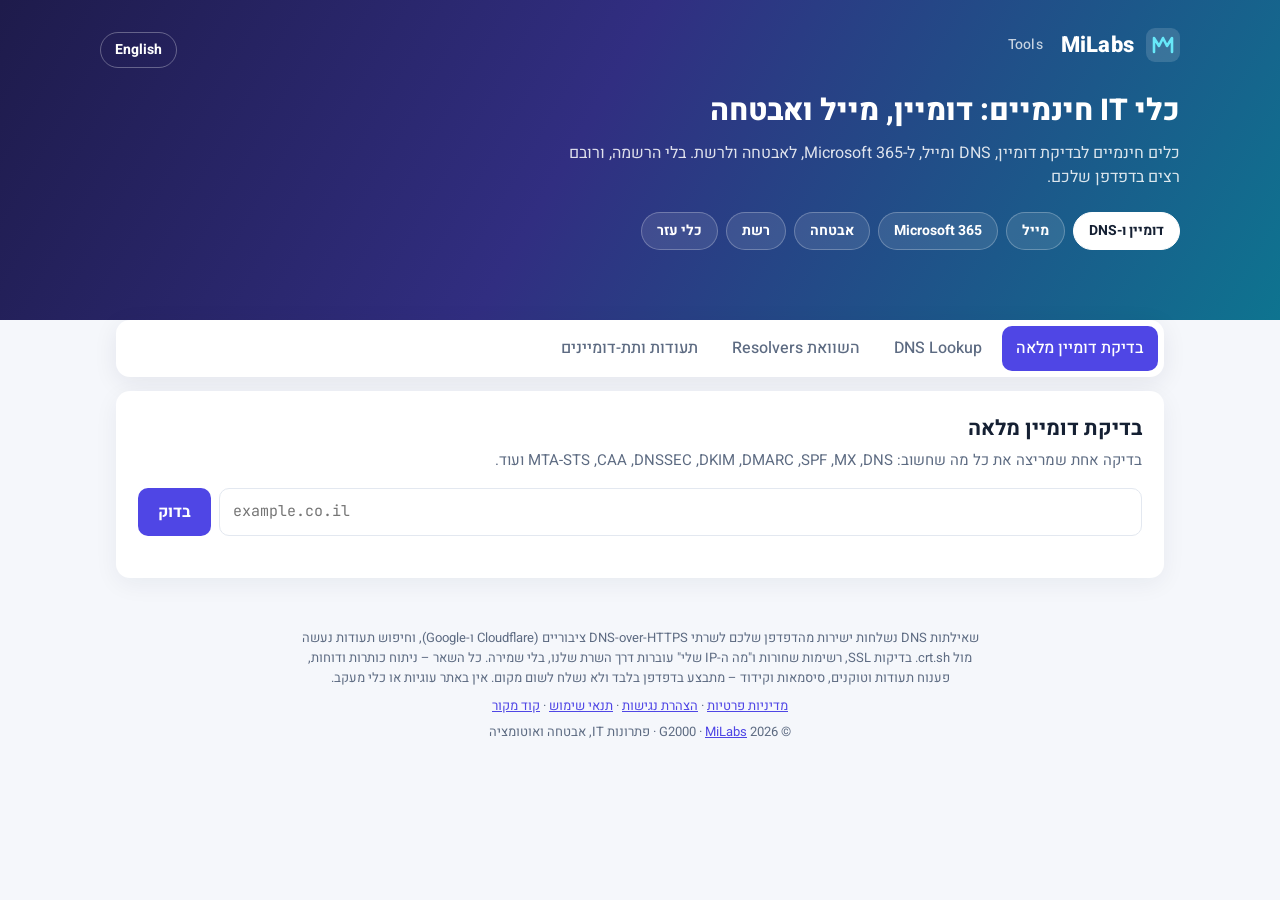
<file: index.html>
<!DOCTYPE html>
<html lang="he" dir="rtl">
<head>
<meta charset="utf-8">
<meta name="viewport" content="width=device-width, initial-scale=1">
<title>MiLabs Tools – כלי בדיקת דומיין, DNS ומייל</title>
<meta name="description" content="כלים חינמיים לבדיקת DNS, SPF, DKIM, DMARC, Microsoft 365 וניתוח כותרות מייל – מבית MiLabs">
<link rel="icon" href="favicon.svg" type="image/svg+xml">
<meta property="og:type" content="website">
<meta property="og:site_name" content="MiLabs Tools">
<meta property="og:title" content="כלי IT חינמיים: דומיין, מייל ואבטחה">
<meta property="og:description" content="23 כלים חינמיים ל-DNS, ‏SPF, ‏DKIM, ‏DMARC, ‏Microsoft 365, ‏SSL, רשימות שחורות ורשת. בלי הרשמה.">
<meta property="og:url" content="https://tools.milabs.co.il/">
<meta property="og:image" content="https://tools.milabs.co.il/og-he.png">
<meta property="og:image:width" content="1200">
<meta property="og:image:height" content="630">
<meta property="og:locale" content="he_IL">
<meta name="twitter:card" content="summary_large_image">
<meta name="theme-color" content="#312e81">
<link rel="canonical" href="https://tools.milabs.co.il/">
<link rel="alternate" hreflang="he" href="https://tools.milabs.co.il/">
<link rel="alternate" hreflang="en" href="https://tools.milabs.co.il/en/">
<link rel="alternate" hreflang="x-default" href="https://tools.milabs.co.il/en/">
<style>
/* Fonts: Heebo & JetBrains Mono, SIL Open Font License 1.1 (see fonts/) */
@font-face{font-family:'Heebo';font-style:normal;font-weight:100 900;font-display:swap;src:url(fonts/heebo-hebrew-wght-normal.woff2) format('woff2');unicode-range:U+0307-0308,U+0590-05FF,U+200C-2010,U+20AA,U+25CC,U+FB1D-FB4F}
@font-face{font-family:'Heebo';font-style:normal;font-weight:100 900;font-display:swap;src:url(fonts/heebo-latin-wght-normal.woff2) format('woff2');unicode-range:U+0000-00FF,U+0131,U+0152-0153,U+02BB-02BC,U+02C6,U+02DA,U+02DC,U+0304,U+0308,U+0329,U+2000-206F,U+20AC,U+2122,U+2191,U+2193,U+2212,U+2215,U+FEFF,U+FFFD}
@font-face{font-family:'Heebo';font-style:normal;font-weight:100 900;font-display:swap;src:url(fonts/heebo-latin-ext-wght-normal.woff2) format('woff2');unicode-range:U+0100-02BA,U+02BD-02C5,U+02C7-02CC,U+02CE-02D7,U+02DD-02FF,U+0304,U+0308,U+0329,U+1D00-1DBF,U+1E00-1E9F,U+1EF2-1EFF,U+2020,U+20A0-20AB,U+20AD-20C0,U+2113,U+2C60-2C7F,U+A720-A7FF}
@font-face{font-family:'JetBrains Mono';font-style:normal;font-weight:100 900;font-display:swap;src:url(fonts/jetbrains-mono-latin-wght-normal.woff2) format('woff2');unicode-range:U+0000-00FF,U+0131,U+0152-0153,U+02BB-02BC,U+02C6,U+02DA,U+02DC,U+0304,U+0308,U+0329,U+2000-206F,U+20AC,U+2122,U+2191,U+2193,U+2212,U+2215,U+FEFF,U+FFFD}
@font-face{font-family:'JetBrains Mono';font-style:normal;font-weight:100 900;font-display:swap;src:url(fonts/jetbrains-mono-latin-ext-wght-normal.woff2) format('woff2');unicode-range:U+0100-02BA,U+02BD-02C5,U+02C7-02CC,U+02CE-02D7,U+02DD-02FF,U+0304,U+0308,U+0329,U+1D00-1DBF,U+1E00-1E9F,U+1EF2-1EFF,U+2020,U+20A0-20AB,U+20AD-20C0,U+2113,U+2C60-2C7F,U+A720-A7FF}
:root{
  --bg:#f5f7fb; --card:#fff; --ink:#152033; --muted:#5d6b82; --line:#e3e8f0;
  --accent:#4f46e5; --accent2:#06b6d4; --accent-soft:#eef0ff;
  --ok:#0a7340; --ok-soft:#e7f6ee; --warn:#8f5600; --warn-soft:#fff5e0;
  --bad:#b3261e; --bad-soft:#fdecea; --info:#1d4ed8; --info-soft:#e8f0fe;
  --radius:14px; --mono:'JetBrains Mono',ui-monospace,Consolas,monospace;
}
*{box-sizing:border-box}
[hidden]{display:none!important}
body{margin:0;font-family:Heebo,system-ui,-apple-system,"Segoe UI",Arial,sans-serif;background:var(--bg);color:var(--ink);line-height:1.55}
a{color:var(--accent)}
header.top{background:linear-gradient(120deg,#1e1b4b 0%,#312e81 45%,#0e7490 100%);color:#fff;padding:28px 20px 70px}
.wrap{max-width:1080px;margin:0 auto}
.top .wrap{position:relative}
.langsw{position:absolute;inset-inline-end:0;top:4px;color:#fff;text-decoration:none;font-weight:700;font-size:14px;border:1px solid rgba(255,255,255,.3);border-radius:99px;padding:6px 14px}
.langsw:hover{background:rgba(255,255,255,.12)}
.brand{display:flex;align-items:center;gap:12px;font-weight:800;font-size:22px;letter-spacing:.2px}
.brand svg{flex:none}
.brand small{font-weight:500;opacity:.75;font-size:14px;margin-inline-start:6px}
header.top h1{font-size:30px;margin:26px 0 6px;font-weight:800}
header.top p{margin:0;opacity:.85;max-width:640px}
main{margin-top:-46px;padding:0 16px 40px}
.tabs{display:flex;gap:6px;overflow-x:auto;background:var(--card);border-radius:var(--radius);padding:6px;box-shadow:0 6px 24px rgba(20,30,60,.08);scrollbar-width:thin}
.tab{flex:none;border:0;background:transparent;font:inherit;font-weight:500;color:var(--muted);padding:10px 14px;border-radius:10px;cursor:pointer;white-space:nowrap}
.tab:hover{background:#f1f3f9;color:var(--ink)}
.tab[aria-pressed=true]{background:var(--accent);color:#fff}
.panel{background:var(--card);border-radius:var(--radius);margin-top:14px;padding:22px;box-shadow:0 6px 24px rgba(20,30,60,.06)}
.panel h2{margin:0 0 4px;font-size:21px}
.panel .lead{margin:0 0 16px;color:var(--muted);font-size:15px}
form.q{display:flex;gap:8px;flex-wrap:wrap}
form.q input[type=text],form.q select,textarea{font:inherit;border:1.5px solid var(--line);border-radius:10px;padding:11px 13px;background:#fff;color:var(--ink)}
form.q input[type=text]{flex:1 1 260px;min-width:0;font-family:var(--mono);font-size:15px}
form.q input:focus,form.q select:focus,textarea:focus{outline:none;border-color:var(--accent);box-shadow:0 0 0 3px #a5b4fc}
textarea{width:100%;min-height:200px;font-family:var(--mono);font-size:13px;direction:ltr;text-align:left}
.btn{font:inherit;font-weight:700;border:0;border-radius:10px;padding:11px 20px;background:var(--accent);color:#fff;cursor:pointer}
.btn:hover{filter:brightness(1.08)}
.btn:disabled{opacity:.6;cursor:wait}
.btn.ghost{background:#f1f3f9;color:var(--ink);font-weight:500}
.hint{font-size:13px;color:var(--muted);margin-top:8px}
.out{margin-top:20px}
.ltr{direction:ltr;unicode-bidi:isolate;text-align:left}
code,.mono{font-family:var(--mono);font-size:13px}
.record{font-family:var(--mono);font-size:13px;background:#f6f8fc;border:1px solid var(--line);border-radius:10px;padding:10px 12px;direction:ltr;text-align:left;word-break:break-all;white-space:pre-wrap}
table{width:100%;border-collapse:collapse;font-size:14px}
th,td{padding:9px 10px;border-bottom:1px solid var(--line);text-align:start;vertical-align:top}
th{font-weight:700;color:var(--muted);font-size:12.5px;background:#fafbfe}
td.data{font-family:var(--mono);font-size:13px;unicode-bidi:plaintext;text-align:start;overflow-wrap:anywhere;white-space:pre-line}
.tablewrap{overflow-x:auto;border:1px solid var(--line);border-radius:10px}
.tablewrap table tr:last-child td{border-bottom:0}
.checks{list-style:none;margin:0;padding:0;display:grid;gap:8px}
.check{display:flex;gap:12px;align-items:flex-start;border:1px solid var(--line);border-radius:12px;padding:12px 14px;background:#fff}
.check .ic{flex:none;width:26px;height:26px;border-radius:50%;display:grid;place-items:center;font-weight:800;font-size:14px;color:#fff}
.check.ok .ic{background:var(--ok)} .check.warn .ic{background:var(--warn)} .check.bad .ic{background:var(--bad)} .check.info .ic{background:var(--info)}
.check.ok{border-color:#cdebd9} .check.warn{border-color:#f3dfb3} .check.bad{border-color:#f5c6c2}
.check .t{font-weight:700}
.check .d{color:var(--muted);font-size:14px;margin-top:2px}
.check .record{margin-top:8px}
.score{display:flex;align-items:center;gap:18px;flex-wrap:wrap;padding:16px;border-radius:12px;background:linear-gradient(120deg,var(--accent-soft),#e6fafd);margin-bottom:16px}
.score .num{font-size:40px;font-weight:800;line-height:1}
.score .pills{display:flex;gap:8px;flex-wrap:wrap}
.pill{font-size:13px;font-weight:700;padding:4px 10px;border-radius:99px}
.pill.ok{background:var(--ok-soft);color:var(--ok)} .pill.warn{background:var(--warn-soft);color:var(--warn)} .pill.bad{background:var(--bad-soft);color:var(--bad)} .pill.info{background:var(--info-soft);color:var(--info)}
h3{font-size:16px;margin:22px 0 10px}
.tree{list-style:none;margin:0;padding:0;direction:ltr;text-align:left;font-family:var(--mono);font-size:13px}
.tree ul{list-style:none;margin:4px 0 4px 18px;padding-left:12px;border-left:2px solid var(--line)}
.tree li{margin:3px 0}
.tag{display:inline-block;font-family:Heebo,sans-serif;font-size:11.5px;font-weight:700;padding:1px 8px;border-radius:99px;margin:0 4px;vertical-align:1px}
.tag.ok{background:var(--ok-soft);color:var(--ok)} .tag.warn{background:var(--warn-soft);color:var(--warn)} .tag.bad{background:var(--bad-soft);color:var(--bad)} .tag.info{background:var(--info-soft);color:var(--info)} .tag.mut{background:#eef1f6;color:var(--muted)}
.err{background:var(--bad-soft);color:var(--bad);padding:12px 14px;border-radius:10px;font-weight:500}
.loading{display:flex;align-items:center;gap:10px;color:var(--muted)}
.spin{width:18px;height:18px;border:3px solid var(--line);border-top-color:var(--accent);border-radius:50%;animation:s .8s linear infinite}
@keyframes s{to{transform:rotate(360deg)}}
.grid2{display:grid;grid-template-columns:repeat(auto-fit,minmax(240px,1fr));gap:10px}
.kv{border:1px solid var(--line);border-radius:10px;padding:10px 12px}
.kv .k{font-size:12.5px;color:var(--muted);font-weight:700}
.kv .v{font-family:var(--mono);font-size:13px;unicode-bidi:plaintext;text-align:start;word-break:break-word;overflow-wrap:anywhere;white-space:pre-line;margin-top:2px}
.hops .bar{height:8px;border-radius:4px;background:var(--accent2);min-width:2px}
.toolbar{display:flex;gap:8px;justify-content:flex-end;margin-top:14px;flex-wrap:wrap}
footer{text-align:center;color:var(--muted);font-size:13px;padding:10px 16px 30px}
footer .privacy{max-width:680px;margin:0 auto 8px}
.footlinks{margin-bottom:6px}
.sr{position:absolute;width:1px;height:1px;overflow:hidden;clip:rect(0 0 0 0)}
.cats{display:flex;gap:8px;flex-wrap:wrap;margin-top:22px}
.cat{border:1px solid rgba(255,255,255,.25);font:inherit;font-weight:700;font-size:14px;padding:7px 15px;border-radius:99px;background:rgba(255,255,255,.1);color:#fff;cursor:pointer}
.cat:hover{background:rgba(255,255,255,.2)}
.cat[aria-pressed=true]{background:#fff;color:var(--ink);border-color:#fff}
form.gen{display:grid;grid-template-columns:repeat(auto-fit,minmax(230px,1fr));gap:12px 14px}
.field{display:flex;flex-direction:column;gap:5px;min-width:0}
.field.wide{grid-column:1/-1}
.field>label{font-size:13px;font-weight:700;color:var(--muted)}
.field input[type=text],.field select{font:inherit;border:1.5px solid var(--line);border-radius:10px;padding:10px 12px;background:#fff;color:var(--ink);min-width:0}
.field input[type=text][dir=ltr]{font-family:var(--mono);font-size:14px}
.field input:focus,.field select:focus{outline:none;border-color:var(--accent);box-shadow:0 0 0 3px #a5b4fc}
.field input[type=range]{accent-color:var(--accent);width:100%}
.chips{display:flex;flex-wrap:wrap;gap:8px}
.chip{display:inline-flex;align-items:center;cursor:pointer;user-select:none}
.chip input{position:absolute;opacity:0;pointer-events:none}
.chip span{border:1.5px solid var(--line);border-radius:99px;padding:6px 12px;font-size:14px;background:#fff;transition:.12s}
.chip input:checked+span{background:var(--accent-soft);border-color:var(--accent);color:#3730a3;font-weight:700}
.chip input:focus-visible+span{box-shadow:0 0 0 3px #a5b4fc}
.chip code{font-size:12px}
.copyrow{display:flex;gap:8px;align-items:stretch}
.copyrow .record{flex:1;min-width:0}
.cbtn{font:inherit;font-size:13px;font-weight:700;border:1.5px solid var(--line);background:#fff;border-radius:10px;padding:6px 12px;cursor:pointer;white-space:nowrap;color:var(--ink)}
.cbtn:hover{border-color:var(--accent);color:var(--accent)}
.drop{display:flex;flex-direction:column;align-items:center;gap:4px;border:2px dashed #c9d2e3;border-radius:14px;padding:28px 16px;text-align:center;cursor:pointer;background:#fafbfe}
.drop.over{border-color:var(--accent);background:var(--accent-soft)}
.ops{display:flex;flex-wrap:wrap;gap:6px;align-items:center;margin-top:10px}
.ops .opl{font-size:13px;font-weight:700;color:var(--muted);min-width:48px}
.ops .btn{padding:7px 12px;font-size:14px}
.pw{display:flex;gap:8px;align-items:center;margin-bottom:8px}
.pw .record{flex:1;font-size:15px}
.meter{height:8px;border-radius:4px;background:var(--line);overflow:hidden;margin:6px 0 14px}
.meter>div{height:100%;border-radius:4px}
.qrgrid{display:grid;grid-template-columns:minmax(0,1fr) 300px;gap:20px;align-items:start}
.qrbox{border:1px solid var(--line);border-radius:14px;padding:18px;text-align:center;background:#fff}
.qrbox svg{width:100%;max-width:260px;height:auto}
.out2{margin-top:14px}
@media (max-width:760px){.qrgrid{grid-template-columns:1fr}}
:focus-visible{outline:3px solid #f59e0b;outline-offset:2px}
.skip{position:absolute;inset-inline-start:12px;top:-60px;z-index:10;background:#fff;color:var(--ink);padding:10px 16px;border-radius:10px;font-weight:700;text-decoration:none}
.skip:focus{top:12px}
.drop:focus-within{outline:3px solid #f59e0b;outline-offset:2px}
@media (prefers-reduced-motion: reduce){.spin{animation:none}*{transition:none!important}}
@media (max-width:600px){header.top h1{font-size:24px}.panel{padding:16px}}
</style>
</head>
<body>
<header class="top">
  <a class="skip" href="#" data-skip>דלג לתוכן</a>
  <div id="sr-status" class="sr" role="status" aria-live="polite"></div>
  <div class="wrap">
    <div class="brand">
      <svg width="34" height="34" viewBox="0 0 34 34" aria-hidden="true"><rect width="34" height="34" rx="9" fill="#fff" fill-opacity=".14"/><path d="M8 24V10l5 8 4-8 4 8 5-8v14" fill="none" stroke="#67e8f9" stroke-width="2.6" stroke-linecap="round" stroke-linejoin="round"/></svg>
      MiLabs<small>Tools</small>
    </div>
    <a class="langsw" href="en/" hreflang="en" lang="en">English</a>
    <h1>כלי IT חינמיים: דומיין, מייל ואבטחה</h1>
    <p>כלים חינמיים לבדיקת דומיין, DNS ומייל, ל-Microsoft 365, לאבטחה ולרשת. בלי הרשמה, ורובם רצים בדפדפן שלכם.</p>
    <nav class="cats" aria-label="קטגוריות"></nav>
  </div>
</header>

<main class="wrap" id="main">
  <nav class="tabs" aria-label="כלים"></nav>

  <!-- HEALTH -->
  <section class="panel" data-panel="health">
    <h2>בדיקת דומיין מלאה</h2>
    <p class="lead">בדיקה אחת שמריצה את כל מה שחשוב: DNS, ‏MX, ‏SPF, ‏DMARC, ‏DKIM, ‏DNSSEC, ‏CAA, ‏MTA-STS ועוד.</p>
    <form class="q" data-run="health">
      <input type="text" name="domain" placeholder="example.co.il" dir="ltr" autocomplete="off" spellcheck="false" aria-label="דומיין">
      <button class="btn">בדוק</button>
    </form>
    <div class="out" aria-live="polite"></div>
  </section>

  <!-- DNS -->
  <section class="panel" data-panel="dns" hidden>
    <h2>DNS Lookup</h2>
    <p class="lead">שליפת רשומות DNS מכל סוג. הזינו כתובת IP כדי לקבל רשומת PTR (Reverse DNS).</p>
    <form class="q" data-run="dns">
      <input type="text" name="domain" placeholder="example.co.il או 8.8.8.8" dir="ltr" autocomplete="off" spellcheck="false" aria-label="דומיין או IP">
      <select name="type" aria-label="סוג רשומה" dir="ltr">
        <option>ALL</option><option>A</option><option>AAAA</option><option>CNAME</option><option>MX</option><option>NS</option><option>TXT</option><option>SOA</option><option>CAA</option><option>SRV</option><option>PTR</option><option>DS</option><option>DNSKEY</option><option>HTTPS</option>
      </select>
      <select name="resolver" aria-label="Resolver" dir="ltr">
        <option value="cf">Cloudflare</option><option value="google">Google</option>
      </select>
      <button class="btn">חפש</button>
    </form>
    <div class="out" aria-live="polite"></div>
  </section>

  <!-- SPF -->
  <section class="panel" data-panel="spf" hidden>
    <h2>בדיקת SPF</h2>
    <p class="lead">ניתוח רשומת SPF כולל מעבר על כל ה-include, ספירת DNS lookups (מגבלה של 10) וזיהוי טעויות נפוצות.</p>
    <form class="q" data-run="spf">
      <input type="text" name="domain" placeholder="example.co.il" dir="ltr" autocomplete="off" spellcheck="false" aria-label="דומיין">
      <button class="btn">בדוק</button>
    </form>
    <div class="out" aria-live="polite"></div>
  </section>

  <!-- DMARC -->
  <section class="panel" data-panel="dmarc" hidden>
    <h2>בדיקת DMARC</h2>
    <p class="lead">פירוק רשומת DMARC, הסבר על כל תגית והמלצות לשיפור ההגנה מפני התחזות.</p>
    <form class="q" data-run="dmarc">
      <input type="text" name="domain" placeholder="example.co.il" dir="ltr" autocomplete="off" spellcheck="false" aria-label="דומיין">
      <button class="btn">בדוק</button>
    </form>
    <div class="out" aria-live="polite"></div>
  </section>

  <!-- DKIM -->
  <section class="panel" data-panel="dkim" hidden>
    <h2>בדיקת DKIM</h2>
    <p class="lead">בדיקת מפתח DKIM לפי selector. השאירו את שדה ה-selector ריק כדי לסרוק selectors נפוצים (Microsoft 365, ‏Google, ‏Zoho ועוד).</p>
    <form class="q" data-run="dkim">
      <input type="text" name="domain" placeholder="example.co.il" dir="ltr" autocomplete="off" spellcheck="false" aria-label="דומיין">
      <input type="text" name="selector" placeholder="selector (לא חובה)" dir="ltr" autocomplete="off" spellcheck="false" aria-label="Selector" style="flex:0 1 200px">
      <button class="btn">בדוק</button>
    </form>
    <div class="out" aria-live="polite"></div>
  </section>

  <!-- M365 -->
  <section class="panel" data-panel="m365" hidden>
    <h2>בדיקת Microsoft 365</h2>
    <p class="lead">בודק אם הדומיין מוגדר נכון ל-Microsoft 365: ‏Tenant ID, ‏MX, ‏Autodiscover, ‏SPF, ‏DKIM, ‏Intune ו-Teams.</p>
    <form class="q" data-run="m365">
      <input type="text" name="domain" placeholder="example.co.il" dir="ltr" autocomplete="off" spellcheck="false" aria-label="דומיין">
      <button class="btn">בדוק</button>
    </form>
    <div class="out" aria-live="polite"></div>
  </section>

  <!-- COMPARE -->
  <section class="panel" data-panel="compare" hidden>
    <h2>השוואת Resolvers</h2>
    <p class="lead">מריץ את אותה שאילתה מול כמה שרתי DNS ציבוריים. שימושי כדי לראות אם שינוי DNS כבר התעדכן, ומה ה-TTL שנשאר.</p>
    <form class="q" data-run="compare">
      <input type="text" name="domain" placeholder="example.co.il" dir="ltr" autocomplete="off" spellcheck="false" aria-label="דומיין">
      <select name="type" aria-label="סוג רשומה" dir="ltr">
        <option>A</option><option>AAAA</option><option>CNAME</option><option>MX</option><option>NS</option><option>TXT</option><option>CAA</option>
      </select>
      <button class="btn">השווה</button>
    </form>
    <div class="out" aria-live="polite"></div>
  </section>

  <!-- HEADERS -->
  <section class="panel" data-panel="headers" hidden>
    <h2>ניתוח כותרות מייל</h2>
    <p class="lead">הדביקו את הכותרות המלאות של הודעה (Message headers / Show original). הניתוח מתבצע בדפדפן בלבד – שום מידע לא נשלח לשום שרת.</p>
    <form data-run="headers">
      <textarea name="raw" placeholder="Received: from ...&#10;Authentication-Results: ...&#10;From: ...&#10;Subject: ..." spellcheck="false" aria-label="כותרות מייל"></textarea>
      <div class="toolbar" style="justify-content:flex-start"><button class="btn">נתח</button><button type="button" class="btn ghost" data-clear>נקה</button></div>
    </form>
    <div class="out" aria-live="polite"></div>
  </section>

  <!-- CRT.SH -->
  <section class="panel" data-panel="crtsh" hidden>
    <h2>תעודות SSL ותת-דומיינים</h2>
    <p class="lead">חיפוש בכל תעודות ה-SSL שהונפקו לדומיין (Certificate Transparency). חושף תת-דומיינים, כולל כאלה שנשכחו, ותעודות שעומדות לפוג.</p>
    <form class="q" data-run="crtsh">
      <input type="text" name="domain" placeholder="example.co.il" dir="ltr" autocomplete="off" spellcheck="false" aria-label="דומיין">
      <button class="btn">חפש</button>
    </form>
    <p class="hint">המידע מגיע מ-crt.sh. בדומיינים גדולים החיפוש יכול לקחת עד חצי דקה.</p>
    <div class="out" aria-live="polite"></div>
  </section>

  <!-- SPF GENERATOR -->
  <section class="panel" data-panel="spfgen" hidden>
    <h2>מחולל SPF</h2>
    <p class="lead">בחרו את השירותים ששולחים מייל בשם הדומיין, וקבלו רשומת SPF מוכנה להעתקה.</p>
    <form class="gen" id="f-spfgen">
      <div class="field"><label for="spfgen-domain">דומיין</label><input id="spfgen-domain" type="text" name="domain" dir="ltr" placeholder="example.co.il" autocomplete="off" spellcheck="false"></div>
      <div class="field wide"><label>שירותים ששולחים מייל בשם הדומיין</label><div class="chips" id="spf-providers"></div></div>
      <div class="field wide"><div class="chips">
        <label class="chip"><input type="checkbox" name="mx"><span>שרתי ה-MX של הדומיין <code>mx</code></span></label>
        <label class="chip"><input type="checkbox" name="a"><span>שרת האתר <code>a</code></span></label>
      </div></div>
      <div class="field"><label for="spfgen-ips">כתובות IP נוספות</label><input id="spfgen-ips" type="text" name="ips" dir="ltr" placeholder="203.0.113.10, 198.51.100.0/24" autocomplete="off" spellcheck="false"></div>
      <div class="field"><label for="spfgen-includes">include נוספים</label><input id="spfgen-includes" type="text" name="includes" dir="ltr" placeholder="_spf.example.net" autocomplete="off" spellcheck="false"></div>
      <div class="field"><label for="spfgen-all">מדיניות לשרתים לא מורשים</label>
        <select id="spfgen-all" name="all"><option value="~all">‎~all · SoftFail (מומלץ)</option><option value="-all">‎-all · Fail (מחמיר)</option><option value="?all">‎?all · Neutral</option></select></div>
    </form>
    <div class="out" aria-live="polite"></div>
  </section>

  <!-- DMARC GENERATOR -->
  <section class="panel" data-panel="dmarcgen" hidden>
    <h2>מחולל DMARC</h2>
    <p class="lead">בניית רשומת DMARC תקינה, עם הסבר על כל אפשרות.</p>
    <form class="gen" id="f-dmarcgen">
      <div class="field"><label for="dmarcgen-domain">דומיין</label><input id="dmarcgen-domain" type="text" name="domain" dir="ltr" placeholder="example.co.il" autocomplete="off" spellcheck="false"></div>
      <div class="field"><label for="dmarcgen-p">מדיניות (p)</label><select id="dmarcgen-p" name="p"><option value="none">none · ניטור בלבד</option><option value="quarantine">quarantine · העברה לספאם</option><option value="reject">reject · דחייה</option></select></div>
      <div class="field"><label for="dmarcgen-sp">מדיניות לתת-דומיינים (sp)</label><select id="dmarcgen-sp" name="sp"><option value="">כמו הדומיין הראשי</option><option value="none">none</option><option value="quarantine">quarantine</option><option value="reject">reject</option></select></div>
      <div class="field"><label for="dmarcgen-pct">אחוז הודעות (pct)</label><input id="dmarcgen-pct" type="text" name="pct" dir="ltr" value="100" inputmode="numeric"></div>
      <div class="field"><label for="dmarcgen-rua">מייל לדוחות מצטברים (rua)</label><input id="dmarcgen-rua" type="text" name="rua" dir="ltr" placeholder="dmarc@example.co.il" autocomplete="off" spellcheck="false"></div>
      <div class="field"><label for="dmarcgen-ruf">מייל לדוחות כשל (ruf) · לא חובה</label><input id="dmarcgen-ruf" type="text" name="ruf" dir="ltr" placeholder="" autocomplete="off" spellcheck="false"></div>
      <div class="field"><label for="dmarcgen-adkim">יישור DKIM (adkim)</label><select id="dmarcgen-adkim" name="adkim"><option value="">r · גמיש (ברירת מחדל)</option><option value="s">s · קפדני</option></select></div>
      <div class="field"><label for="dmarcgen-aspf">יישור SPF (aspf)</label><select id="dmarcgen-aspf" name="aspf"><option value="">r · גמיש (ברירת מחדל)</option><option value="s">s · קפדני</option></select></div>
    </form>
    <div class="out" aria-live="polite"></div>
  </section>

  <!-- DMARC XML -->
  <section class="panel" data-panel="dmarcxml" hidden>
    <h2>ניתוח דוחות DMARC</h2>
    <p class="lead">גררו לכאן דוחות DMARC שהתקבלו במייל (קבצי ‎.xml, ‏‎.gz או ‎.zip) ותקבלו תמונה ברורה: מי שולח בשם הדומיין, ומה עובר או נכשל.</p>
    <label class="drop" id="dmarc-drop">
      <input type="file" id="dmarc-files" multiple accept=".xml,.gz,.zip,application/xml,application/gzip,application/zip" class="sr">
      <div style="font-size:30px">📄</div>
      <div><b>גררו קבצים לכאן</b> או לחצו לבחירה</div>
      <div class="hint">אפשר כמה קבצים יחד. הקבצים נקראים בדפדפן בלבד ולא נשלחים לשום מקום.</div>
    </label>
    <div class="out" aria-live="polite"></div>
  </section>

  <!-- M365 GENERATOR -->
  <section class="panel" data-panel="m365gen" hidden>
    <h2>מחולל רשומות DNS ל-Microsoft 365</h2>
    <p class="lead">כל הרשומות שצריך להגדיר אצל ספק ה-DNS כדי לחבר דומיין ל-Microsoft 365.</p>
    <form class="gen" id="f-m365gen">
      <div class="field"><label for="m365gen-domain">דומיין</label><input id="m365gen-domain" type="text" name="domain" dir="ltr" placeholder="example.co.il" autocomplete="off" spellcheck="false"></div>
      <div class="field"><label for="m365gen-initial">הדומיין הראשוני של ה-Tenant</label><input id="m365gen-initial" type="text" name="initial" dir="ltr" placeholder="contoso.onmicrosoft.com" autocomplete="off" spellcheck="false"></div>
      <div class="field wide"><div class="chips">
        <label class="chip"><input type="checkbox" name="intune" checked><span>Intune ורישום מכשירים</span></label>
        <label class="chip"><input type="checkbox" name="strict"><span>SPF מחמיר (‎-all)</span></label>
      </div></div>
    </form>
    <div class="out" aria-live="polite"></div>
  </section>

  <!-- CERT DECODER -->
  <section class="panel" data-panel="certdec" hidden>
    <h2>מפענח תעודות ו-CSR</h2>
    <p class="lead">הדביקו תעודה (CERTIFICATE) או בקשת תעודה (CSR) בפורמט PEM. הפענוח מתבצע בדפדפן בלבד.</p>
    <form id="f-certdec">
      <textarea name="pem" spellcheck="false" placeholder="-----BEGIN CERTIFICATE-----&#10;MIIF...&#10;-----END CERTIFICATE-----" aria-label="תעודה"></textarea>
      <div class="toolbar" style="justify-content:flex-start"><button class="btn">פענח</button><button type="button" class="btn ghost" data-clear-panel>נקה</button></div>
    </form>
    <div class="out" aria-live="polite"></div>
  </section>

  <!-- PASSWORD -->
  <section class="panel" data-panel="passgen" hidden>
    <h2>מחולל סיסמאות</h2>
    <p class="lead">סיסמאות חזקות ואקראיות, שנוצרות בדפדפן שלכם באמצעות מחולל קריפטוגרפי. שום דבר לא נשלח ולא נשמר.</p>
    <form class="gen" id="f-passgen">
      <div class="field wide"><label for="passgen-len">אורך: <b id="pw-len-v">20</b></label><input id="passgen-len" type="range" name="len" min="8" max="64" value="20"></div>
      <div class="field wide"><div class="chips">
        <label class="chip"><input type="checkbox" name="upper" checked><span>אותיות גדולות A-Z</span></label>
        <label class="chip"><input type="checkbox" name="lower" checked><span>אותיות קטנות a-z</span></label>
        <label class="chip"><input type="checkbox" name="digits" checked><span>ספרות 0-9</span></label>
        <label class="chip"><input type="checkbox" name="symbols" checked><span>סימנים !@#$</span></label>
        <label class="chip"><input type="checkbox" name="noamb"><span>בלי תווים דומים (O0Il1)</span></label>
      </div></div>
    </form>
    <div class="out" aria-live="polite"></div>
  </section>

  <!-- JWT -->
  <section class="panel" data-panel="jwt" hidden>
    <h2>מפענח JWT</h2>
    <p class="lead">הדביקו טוקן (למשל Access Token של Microsoft Entra) כדי לראות את התוכן שלו, מתי הוא פג ומה המשמעות של כל claim. הפענוח מקומי בלבד.</p>
    <form id="f-jwt"><textarea name="token" spellcheck="false" placeholder="eyJhbGciOi..." aria-label="JWT" style="min-height:120px"></textarea></form>
    <div class="out" aria-live="polite"></div>
  </section>

  <!-- SUBNET -->
  <section class="panel" data-panel="subnet" hidden>
    <h2>מחשבון Subnet</h2>
    <p class="lead">חישוב טווח רשת, Broadcast, מספר כתובות ומסכה. תומך ב-IPv4 וב-IPv6.</p>
    <form class="q" data-run="subnet">
      <input type="text" name="cidr" placeholder="192.168.1.10/24 או 10.0.0.0 255.255.0.0" dir="ltr" autocomplete="off" spellcheck="false" aria-label="רשת">
      <button class="btn">חשב</button>
    </form>
    <div class="out" aria-live="polite"></div>
  </section>

  <!-- ENCODE -->
  <section class="panel" data-panel="encode" hidden>
    <h2>קידוד ו-Hash</h2>
    <p class="lead">Base64, ‏URL, ‏Hex ו-Hash (MD5, ‏SHA). הכול מתבצע בדפדפן.</p>
    <form id="f-encode">
      <textarea name="input" spellcheck="false" placeholder="הקלידו או הדביקו טקסט..." aria-label="קלט" style="min-height:120px"></textarea>
      <div class="ops">
        <span class="opl">קידוד</span>
        <button type="button" class="btn ghost" data-op="b64e">Base64 ←</button><button type="button" class="btn ghost" data-op="b64d">Base64 →</button>
        <button type="button" class="btn ghost" data-op="b64ue">Base64URL ←</button><button type="button" class="btn ghost" data-op="b64ud">Base64URL →</button>
        <button type="button" class="btn ghost" data-op="urle">URL ←</button><button type="button" class="btn ghost" data-op="urld">URL →</button>
        <button type="button" class="btn ghost" data-op="hexe">Hex ←</button><button type="button" class="btn ghost" data-op="hexd">Hex →</button>
      </div>
      <div class="ops">
        <span class="opl">Hash</span>
        <button type="button" class="btn ghost" data-op="md5">MD5</button><button type="button" class="btn ghost" data-op="SHA-1">SHA-1</button><button type="button" class="btn ghost" data-op="SHA-256">SHA-256</button><button type="button" class="btn ghost" data-op="SHA-512">SHA-512</button><button type="button" class="btn ghost" data-op="allhash">כולם</button>
      </div>
      <p class="hint">← קידוד · → פענוח</p>
    </form>
    <div class="out" aria-live="polite"></div>
  </section>

  <!-- QR -->
  <section class="panel" data-panel="qr" hidden>
    <h2>מחולל QR</h2>
    <p class="lead">קוד QR לקישור, לטקסט או לחיבור מהיר לרשת Wi-Fi.</p>
    <div class="qrgrid">
      <form class="gen" id="f-qr" style="align-content:start">
        <div class="field wide"><label for="qr-kind">סוג</label><select id="qr-kind" name="kind"><option value="text">קישור / טקסט</option><option value="wifi">רשת Wi-Fi</option><option value="email">מייל</option></select></div>
        <div class="field wide" data-k="text"><label for="qr-text">קישור או טקסט</label><input id="qr-text" type="text" name="text" dir="ltr" placeholder="https://milabs.co.il"></div>
        <div class="field" data-k="wifi" hidden><label for="qr-ssid">שם הרשת (SSID)</label><input id="qr-ssid" type="text" name="ssid" dir="ltr"></div>
        <div class="field" data-k="wifi" hidden><label for="qr-wpass">סיסמה</label><input id="qr-wpass" type="text" name="wpass" dir="ltr"></div>
        <div class="field" data-k="wifi" hidden><label for="qr-sec">אבטחה</label><select id="qr-sec" name="sec"><option value="WPA">WPA/WPA2/WPA3</option><option value="WEP">WEP</option><option value="nopass">ללא סיסמה</option></select></div>
        <div class="field" data-k="wifi" hidden><label>&nbsp;</label><label class="chip"><input type="checkbox" name="hidden"><span>רשת מוסתרת</span></label></div>
        <div class="field" data-k="email" hidden><label for="qr-to">כתובת</label><input id="qr-to" type="text" name="to" dir="ltr"></div>
        <div class="field" data-k="email" hidden><label for="qr-subject">נושא</label><input id="qr-subject" type="text" name="subject"></div>
        <div class="field"><label for="qr-ec">תיקון שגיאות</label><select id="qr-ec" name="ec"><option value="M">בינוני (M)</option><option value="L">נמוך (L)</option><option value="Q">גבוה (Q)</option><option value="H">גבוה מאוד (H)</option></select></div>
      </form>
      <div class="qrbox"><div id="qr-out" class="hint">הזינו תוכן כדי ליצור קוד</div><div class="toolbar" style="justify-content:center"><button type="button" class="btn ghost" id="qr-png" disabled>הורד PNG</button><button type="button" class="btn ghost" id="qr-svg" disabled>הורד SVG</button></div></div>
    </div>
  </section>

  <!-- UA -->
  <section class="panel" data-panel="ua" hidden>
    <h2>מה הדפדפן שלי</h2>
    <p class="lead">פרטי הדפדפן, מערכת ההפעלה והמסך שלכם. שימושי כשתמיכה טכנית שואלת "באיזה דפדפן אתה משתמש?".</p>
    <div class="out" aria-live="polite"></div>
    <h3>פענוח User-Agent אחר</h3>
    <form id="uaparse"><textarea name="ua" spellcheck="false" placeholder="Mozilla/5.0 ..." style="min-height:70px" aria-label="User-Agent"></textarea></form>
    <div class="out2"></div>
  </section>

  <!-- MYIP -->
  <section class="panel" data-panel="myip" hidden>
    <h2>מה ה-IP שלי</h2>
    <p class="lead">כתובת ה-IP הציבורית שממנה אתם גולשים, כפי שהשרת שלנו רואה אותה.</p>
    <div class="out" aria-live="polite"></div>
    <div class="toolbar" style="justify-content:flex-start"><button type="button" class="btn ghost" data-myip-refresh>בדוק שוב</button></div>
  </section>

  <!-- SSL -->
  <section class="panel" data-panel="ssl" hidden>
    <h2>בדיקת תעודת SSL</h2>
    <p class="lead">בודק את תעודת ה-SSL של אתר או שרת: תוקף, שרשרת תעודות, התאמה לשם, וגרסאות TLS נתמכות. מתאים גם לפורטל VPN.</p>
    <form class="q" data-run="ssl">
      <input type="text" name="domain" placeholder="example.co.il" dir="ltr" autocomplete="off" spellcheck="false" aria-label="דומיין או IP">
      <select name="port" aria-label="פורט" dir="ltr">
        <option>443</option><option>8443</option><option>10443</option><option>4443</option><option>9443</option><option>465</option><option>993</option><option>995</option><option>636</option><option>853</option><option>5061</option>
      </select>
      <button class="btn">בדוק</button>
    </form>
    <p class="hint">הבדיקה מתבצעת מהשרת שלנו. נתמכים רק פורטים נפוצים של שירותי TLS.</p>
    <div class="out" aria-live="polite"></div>
  </section>

  <!-- BLACKLIST -->
  <section class="panel" data-panel="blacklist" hidden>
    <h2>בדיקת רשימות שחורות</h2>
    <p class="lead">בודק אם כתובת ה-IP של שרת המייל מופיעה ברשימות חסימה (DNSBL). הזינו כתובת IP, או דומיין כדי לבדוק את שרתי ה-MX שלו.</p>
    <form class="q" data-run="blacklist">
      <input type="text" name="domain" placeholder="example.co.il או 203.0.113.10" dir="ltr" autocomplete="off" spellcheck="false" aria-label="דומיין או IP">
      <button class="btn">בדוק</button>
    </form>
    <div class="out" aria-live="polite"></div>
  </section>
</main>

<footer>
  <p class="privacy">שאילתות DNS נשלחות ישירות מהדפדפן שלכם לשרתי DNS-over-HTTPS ציבוריים (Cloudflare ו-Google), וחיפוש תעודות נעשה מול crt.sh. בדיקות SSL, רשימות שחורות ו"מה ה-IP שלי" עוברות דרך השרת שלנו, בלי שמירה. כל השאר – ניתוח כותרות ודוחות, פענוח תעודות וטוקנים, סיסמאות וקידוד – מתבצע בדפדפן בלבד ולא נשלח לשום מקום. אין באתר עוגיות או כלי מעקב.</p>
  <nav class="footlinks" aria-label="מידע משפטי"><a href="privacy.html">מדיניות פרטיות</a> · <a href="accessibility.html">הצהרת נגישות</a> · <a href="terms.html">תנאי שימוש</a> · <a href="https://github.com/Milabs-il/free-it-tools">קוד מקור</a></nav>
  <div>© <span id="yr"></span> G2000 · <a href="https://milabs.co.il">MiLabs</a> · פתרונות IT, אבטחה ואוטומציה</div>
</footer>

<script>/* qrcode-generator 1.4.4 · (c) Kazuhiko Arase · MIT License */
var qrcode=function(){var t=function(t,r){var e=t,n=g[r],o=null,i=0,a=null,u=[],f={},c=function(t,r){o=function(t){for(var r=new Array(t),e=0;e<t;e+=1){r[e]=new Array(t);for(var n=0;n<t;n+=1)r[e][n]=null}return r}(i=4*e+17),l(0,0),l(i-7,0),l(0,i-7),s(),h(),d(t,r),e>=7&&v(t),null==a&&(a=p(e,n,u)),w(a,r)},l=function(t,r){for(var e=-1;e<=7;e+=1)if(!(t+e<=-1||i<=t+e))for(var n=-1;n<=7;n+=1)r+n<=-1||i<=r+n||(o[t+e][r+n]=0<=e&&e<=6&&(0==n||6==n)||0<=n&&n<=6&&(0==e||6==e)||2<=e&&e<=4&&2<=n&&n<=4)},h=function(){for(var t=8;t<i-8;t+=1)null==o[t][6]&&(o[t][6]=t%2==0);for(var r=8;r<i-8;r+=1)null==o[6][r]&&(o[6][r]=r%2==0)},s=function(){for(var t=B.getPatternPosition(e),r=0;r<t.length;r+=1)for(var n=0;n<t.length;n+=1){var i=t[r],a=t[n];if(null==o[i][a])for(var u=-2;u<=2;u+=1)for(var f=-2;f<=2;f+=1)o[i+u][a+f]=-2==u||2==u||-2==f||2==f||0==u&&0==f}},v=function(t){for(var r=B.getBCHTypeNumber(e),n=0;n<18;n+=1){var a=!t&&1==(r>>n&1);o[Math.floor(n/3)][n%3+i-8-3]=a}for(n=0;n<18;n+=1){a=!t&&1==(r>>n&1);o[n%3+i-8-3][Math.floor(n/3)]=a}},d=function(t,r){for(var e=n<<3|r,a=B.getBCHTypeInfo(e),u=0;u<15;u+=1){var f=!t&&1==(a>>u&1);u<6?o[u][8]=f:u<8?o[u+1][8]=f:o[i-15+u][8]=f}for(u=0;u<15;u+=1){f=!t&&1==(a>>u&1);u<8?o[8][i-u-1]=f:u<9?o[8][15-u-1+1]=f:o[8][15-u-1]=f}o[i-8][8]=!t},w=function(t,r){for(var e=-1,n=i-1,a=7,u=0,f=B.getMaskFunction(r),c=i-1;c>0;c-=2)for(6==c&&(c-=1);;){for(var g=0;g<2;g+=1)if(null==o[n][c-g]){var l=!1;u<t.length&&(l=1==(t[u]>>>a&1)),f(n,c-g)&&(l=!l),o[n][c-g]=l,-1==(a-=1)&&(u+=1,a=7)}if((n+=e)<0||i<=n){n-=e,e=-e;break}}},p=function(t,r,e){for(var n=A.getRSBlocks(t,r),o=b(),i=0;i<e.length;i+=1){var a=e[i];o.put(a.getMode(),4),o.put(a.getLength(),B.getLengthInBits(a.getMode(),t)),a.write(o)}var u=0;for(i=0;i<n.length;i+=1)u+=n[i].dataCount;if(o.getLengthInBits()>8*u)throw"code length overflow. ("+o.getLengthInBits()+">"+8*u+")";for(o.getLengthInBits()+4<=8*u&&o.put(0,4);o.getLengthInBits()%8!=0;)o.putBit(!1);for(;!(o.getLengthInBits()>=8*u||(o.put(236,8),o.getLengthInBits()>=8*u));)o.put(17,8);return function(t,r){for(var e=0,n=0,o=0,i=new Array(r.length),a=new Array(r.length),u=0;u<r.length;u+=1){var f=r[u].dataCount,c=r[u].totalCount-f;n=Math.max(n,f),o=Math.max(o,c),i[u]=new Array(f);for(var g=0;g<i[u].length;g+=1)i[u][g]=255&t.getBuffer()[g+e];e+=f;var l=B.getErrorCorrectPolynomial(c),h=k(i[u],l.getLength()-1).mod(l);for(a[u]=new Array(l.getLength()-1),g=0;g<a[u].length;g+=1){var s=g+h.getLength()-a[u].length;a[u][g]=s>=0?h.getAt(s):0}}var v=0;for(g=0;g<r.length;g+=1)v+=r[g].totalCount;var d=new Array(v),w=0;for(g=0;g<n;g+=1)for(u=0;u<r.length;u+=1)g<i[u].length&&(d[w]=i[u][g],w+=1);for(g=0;g<o;g+=1)for(u=0;u<r.length;u+=1)g<a[u].length&&(d[w]=a[u][g],w+=1);return d}(o,n)};f.addData=function(t,r){var e=null;switch(r=r||"Byte"){case"Numeric":e=M(t);break;case"Alphanumeric":e=x(t);break;case"Byte":e=m(t);break;case"Kanji":e=L(t);break;default:throw"mode:"+r}u.push(e),a=null},f.isDark=function(t,r){if(t<0||i<=t||r<0||i<=r)throw t+","+r;return o[t][r]},f.getModuleCount=function(){return i},f.make=function(){if(e<1){for(var t=1;t<40;t++){for(var r=A.getRSBlocks(t,n),o=b(),i=0;i<u.length;i++){var a=u[i];o.put(a.getMode(),4),o.put(a.getLength(),B.getLengthInBits(a.getMode(),t)),a.write(o)}var g=0;for(i=0;i<r.length;i++)g+=r[i].dataCount;if(o.getLengthInBits()<=8*g)break}e=t}c(!1,function(){for(var t=0,r=0,e=0;e<8;e+=1){c(!0,e);var n=B.getLostPoint(f);(0==e||t>n)&&(t=n,r=e)}return r}())},f.createTableTag=function(t,r){t=t||2;var e="";e+='<table style="',e+=" border-width: 0px; border-style: none;",e+=" border-collapse: collapse;",e+=" padding: 0px; margin: "+(r=void 0===r?4*t:r)+"px;",e+='">',e+="<tbody>";for(var n=0;n<f.getModuleCount();n+=1){e+="<tr>";for(var o=0;o<f.getModuleCount();o+=1)e+='<td style="',e+=" border-width: 0px; border-style: none;",e+=" border-collapse: collapse;",e+=" padding: 0px; margin: 0px;",e+=" width: "+t+"px;",e+=" height: "+t+"px;",e+=" background-color: ",e+=f.isDark(n,o)?"#000000":"#ffffff",e+=";",e+='"/>';e+="</tr>"}return e+="</tbody>",e+="</table>"},f.createSvgTag=function(t,r,e,n){var o={};"object"==typeof arguments[0]&&(t=(o=arguments[0]).cellSize,r=o.margin,e=o.alt,n=o.title),t=t||2,r=void 0===r?4*t:r,(e="string"==typeof e?{text:e}:e||{}).text=e.text||null,e.id=e.text?e.id||"qrcode-description":null,(n="string"==typeof n?{text:n}:n||{}).text=n.text||null,n.id=n.text?n.id||"qrcode-title":null;var i,a,u,c,g=f.getModuleCount()*t+2*r,l="";for(c="l"+t+",0 0,"+t+" -"+t+",0 0,-"+t+"z ",l+='<svg version="1.1" xmlns="http://www.w3.org/2000/svg"',l+=o.scalable?"":' width="'+g+'px" height="'+g+'px"',l+=' viewBox="0 0 '+g+" "+g+'" ',l+=' preserveAspectRatio="xMinYMin meet"',l+=n.text||e.text?' role="img" aria-labelledby="'+y([n.id,e.id].join(" ").trim())+'"':"",l+=">",l+=n.text?'<title id="'+y(n.id)+'">'+y(n.text)+"</title>":"",l+=e.text?'<description id="'+y(e.id)+'">'+y(e.text)+"</description>":"",l+='<rect width="100%" height="100%" fill="white" cx="0" cy="0"/>',l+='<path d="',a=0;a<f.getModuleCount();a+=1)for(u=a*t+r,i=0;i<f.getModuleCount();i+=1)f.isDark(a,i)&&(l+="M"+(i*t+r)+","+u+c);return l+='" stroke="transparent" fill="black"/>',l+="</svg>"},f.createDataURL=function(t,r){t=t||2,r=void 0===r?4*t:r;var e=f.getModuleCount()*t+2*r,n=r,o=e-r;return I(e,e,function(r,e){if(n<=r&&r<o&&n<=e&&e<o){var i=Math.floor((r-n)/t),a=Math.floor((e-n)/t);return f.isDark(a,i)?0:1}return 1})},f.createImgTag=function(t,r,e){t=t||2,r=void 0===r?4*t:r;var n=f.getModuleCount()*t+2*r,o="";return o+="<img",o+=' src="',o+=f.createDataURL(t,r),o+='"',o+=' width="',o+=n,o+='"',o+=' height="',o+=n,o+='"',e&&(o+=' alt="',o+=y(e),o+='"'),o+="/>"};var y=function(t){for(var r="",e=0;e<t.length;e+=1){var n=t.charAt(e);switch(n){case"<":r+="&lt;";break;case">":r+="&gt;";break;case"&":r+="&amp;";break;case'"':r+="&quot;";break;default:r+=n}}return r};return f.createASCII=function(t,r){if((t=t||1)<2)return function(t){t=void 0===t?2:t;var r,e,n,o,i,a=1*f.getModuleCount()+2*t,u=t,c=a-t,g={"██":"█","█ ":"▀"," █":"▄","  ":" "},l={"██":"▀","█ ":"▀"," █":" ","  ":" "},h="";for(r=0;r<a;r+=2){for(n=Math.floor((r-u)/1),o=Math.floor((r+1-u)/1),e=0;e<a;e+=1)i="█",u<=e&&e<c&&u<=r&&r<c&&f.isDark(n,Math.floor((e-u)/1))&&(i=" "),u<=e&&e<c&&u<=r+1&&r+1<c&&f.isDark(o,Math.floor((e-u)/1))?i+=" ":i+="█",h+=t<1&&r+1>=c?l[i]:g[i];h+="\n"}return a%2&&t>0?h.substring(0,h.length-a-1)+Array(a+1).join("▀"):h.substring(0,h.length-1)}(r);t-=1,r=void 0===r?2*t:r;var e,n,o,i,a=f.getModuleCount()*t+2*r,u=r,c=a-r,g=Array(t+1).join("██"),l=Array(t+1).join("  "),h="",s="";for(e=0;e<a;e+=1){for(o=Math.floor((e-u)/t),s="",n=0;n<a;n+=1)i=1,u<=n&&n<c&&u<=e&&e<c&&f.isDark(o,Math.floor((n-u)/t))&&(i=0),s+=i?g:l;for(o=0;o<t;o+=1)h+=s+"\n"}return h.substring(0,h.length-1)},f.renderTo2dContext=function(t,r){r=r||2;for(var e=f.getModuleCount(),n=0;n<e;n++)for(var o=0;o<e;o++)t.fillStyle=f.isDark(n,o)?"black":"white",t.fillRect(n*r,o*r,r,r)},f};t.stringToBytes=(t.stringToBytesFuncs={default:function(t){for(var r=[],e=0;e<t.length;e+=1){var n=t.charCodeAt(e);r.push(255&n)}return r}}).default,t.createStringToBytes=function(t,r){var e=function(){for(var e=S(t),n=function(){var t=e.read();if(-1==t)throw"eof";return t},o=0,i={};;){var a=e.read();if(-1==a)break;var u=n(),f=n()<<8|n();i[String.fromCharCode(a<<8|u)]=f,o+=1}if(o!=r)throw o+" != "+r;return i}(),n="?".charCodeAt(0);return function(t){for(var r=[],o=0;o<t.length;o+=1){var i=t.charCodeAt(o);if(i<128)r.push(i);else{var a=e[t.charAt(o)];"number"==typeof a?(255&a)==a?r.push(a):(r.push(a>>>8),r.push(255&a)):r.push(n)}}return r}};var r,e,n,o,i,a=1,u=2,f=4,c=8,g={L:1,M:0,Q:3,H:2},l=0,h=1,s=2,v=3,d=4,w=5,p=6,y=7,B=(r=[[],[6,18],[6,22],[6,26],[6,30],[6,34],[6,22,38],[6,24,42],[6,26,46],[6,28,50],[6,30,54],[6,32,58],[6,34,62],[6,26,46,66],[6,26,48,70],[6,26,50,74],[6,30,54,78],[6,30,56,82],[6,30,58,86],[6,34,62,90],[6,28,50,72,94],[6,26,50,74,98],[6,30,54,78,102],[6,28,54,80,106],[6,32,58,84,110],[6,30,58,86,114],[6,34,62,90,118],[6,26,50,74,98,122],[6,30,54,78,102,126],[6,26,52,78,104,130],[6,30,56,82,108,134],[6,34,60,86,112,138],[6,30,58,86,114,142],[6,34,62,90,118,146],[6,30,54,78,102,126,150],[6,24,50,76,102,128,154],[6,28,54,80,106,132,158],[6,32,58,84,110,136,162],[6,26,54,82,110,138,166],[6,30,58,86,114,142,170]],e=1335,n=7973,i=function(t){for(var r=0;0!=t;)r+=1,t>>>=1;return r},(o={}).getBCHTypeInfo=function(t){for(var r=t<<10;i(r)-i(e)>=0;)r^=e<<i(r)-i(e);return 21522^(t<<10|r)},o.getBCHTypeNumber=function(t){for(var r=t<<12;i(r)-i(n)>=0;)r^=n<<i(r)-i(n);return t<<12|r},o.getPatternPosition=function(t){return r[t-1]},o.getMaskFunction=function(t){switch(t){case l:return function(t,r){return(t+r)%2==0};case h:return function(t,r){return t%2==0};case s:return function(t,r){return r%3==0};case v:return function(t,r){return(t+r)%3==0};case d:return function(t,r){return(Math.floor(t/2)+Math.floor(r/3))%2==0};case w:return function(t,r){return t*r%2+t*r%3==0};case p:return function(t,r){return(t*r%2+t*r%3)%2==0};case y:return function(t,r){return(t*r%3+(t+r)%2)%2==0};default:throw"bad maskPattern:"+t}},o.getErrorCorrectPolynomial=function(t){for(var r=k([1],0),e=0;e<t;e+=1)r=r.multiply(k([1,C.gexp(e)],0));return r},o.getLengthInBits=function(t,r){if(1<=r&&r<10)switch(t){case a:return 10;case u:return 9;case f:case c:return 8;default:throw"mode:"+t}else if(r<27)switch(t){case a:return 12;case u:return 11;case f:return 16;case c:return 10;default:throw"mode:"+t}else{if(!(r<41))throw"type:"+r;switch(t){case a:return 14;case u:return 13;case f:return 16;case c:return 12;default:throw"mode:"+t}}},o.getLostPoint=function(t){for(var r=t.getModuleCount(),e=0,n=0;n<r;n+=1)for(var o=0;o<r;o+=1){for(var i=0,a=t.isDark(n,o),u=-1;u<=1;u+=1)if(!(n+u<0||r<=n+u))for(var f=-1;f<=1;f+=1)o+f<0||r<=o+f||0==u&&0==f||a==t.isDark(n+u,o+f)&&(i+=1);i>5&&(e+=3+i-5)}for(n=0;n<r-1;n+=1)for(o=0;o<r-1;o+=1){var c=0;t.isDark(n,o)&&(c+=1),t.isDark(n+1,o)&&(c+=1),t.isDark(n,o+1)&&(c+=1),t.isDark(n+1,o+1)&&(c+=1),0!=c&&4!=c||(e+=3)}for(n=0;n<r;n+=1)for(o=0;o<r-6;o+=1)t.isDark(n,o)&&!t.isDark(n,o+1)&&t.isDark(n,o+2)&&t.isDark(n,o+3)&&t.isDark(n,o+4)&&!t.isDark(n,o+5)&&t.isDark(n,o+6)&&(e+=40);for(o=0;o<r;o+=1)for(n=0;n<r-6;n+=1)t.isDark(n,o)&&!t.isDark(n+1,o)&&t.isDark(n+2,o)&&t.isDark(n+3,o)&&t.isDark(n+4,o)&&!t.isDark(n+5,o)&&t.isDark(n+6,o)&&(e+=40);var g=0;for(o=0;o<r;o+=1)for(n=0;n<r;n+=1)t.isDark(n,o)&&(g+=1);return e+=Math.abs(100*g/r/r-50)/5*10},o),C=function(){for(var t=new Array(256),r=new Array(256),e=0;e<8;e+=1)t[e]=1<<e;for(e=8;e<256;e+=1)t[e]=t[e-4]^t[e-5]^t[e-6]^t[e-8];for(e=0;e<255;e+=1)r[t[e]]=e;var n={glog:function(t){if(t<1)throw"glog("+t+")";return r[t]},gexp:function(r){for(;r<0;)r+=255;for(;r>=256;)r-=255;return t[r]}};return n}();function k(t,r){if(void 0===t.length)throw t.length+"/"+r;var e=function(){for(var e=0;e<t.length&&0==t[e];)e+=1;for(var n=new Array(t.length-e+r),o=0;o<t.length-e;o+=1)n[o]=t[o+e];return n}(),n={getAt:function(t){return e[t]},getLength:function(){return e.length},multiply:function(t){for(var r=new Array(n.getLength()+t.getLength()-1),e=0;e<n.getLength();e+=1)for(var o=0;o<t.getLength();o+=1)r[e+o]^=C.gexp(C.glog(n.getAt(e))+C.glog(t.getAt(o)));return k(r,0)},mod:function(t){if(n.getLength()-t.getLength()<0)return n;for(var r=C.glog(n.getAt(0))-C.glog(t.getAt(0)),e=new Array(n.getLength()),o=0;o<n.getLength();o+=1)e[o]=n.getAt(o);for(o=0;o<t.getLength();o+=1)e[o]^=C.gexp(C.glog(t.getAt(o))+r);return k(e,0).mod(t)}};return n}var A=function(){var t=[[1,26,19],[1,26,16],[1,26,13],[1,26,9],[1,44,34],[1,44,28],[1,44,22],[1,44,16],[1,70,55],[1,70,44],[2,35,17],[2,35,13],[1,100,80],[2,50,32],[2,50,24],[4,25,9],[1,134,108],[2,67,43],[2,33,15,2,34,16],[2,33,11,2,34,12],[2,86,68],[4,43,27],[4,43,19],[4,43,15],[2,98,78],[4,49,31],[2,32,14,4,33,15],[4,39,13,1,40,14],[2,121,97],[2,60,38,2,61,39],[4,40,18,2,41,19],[4,40,14,2,41,15],[2,146,116],[3,58,36,2,59,37],[4,36,16,4,37,17],[4,36,12,4,37,13],[2,86,68,2,87,69],[4,69,43,1,70,44],[6,43,19,2,44,20],[6,43,15,2,44,16],[4,101,81],[1,80,50,4,81,51],[4,50,22,4,51,23],[3,36,12,8,37,13],[2,116,92,2,117,93],[6,58,36,2,59,37],[4,46,20,6,47,21],[7,42,14,4,43,15],[4,133,107],[8,59,37,1,60,38],[8,44,20,4,45,21],[12,33,11,4,34,12],[3,145,115,1,146,116],[4,64,40,5,65,41],[11,36,16,5,37,17],[11,36,12,5,37,13],[5,109,87,1,110,88],[5,65,41,5,66,42],[5,54,24,7,55,25],[11,36,12,7,37,13],[5,122,98,1,123,99],[7,73,45,3,74,46],[15,43,19,2,44,20],[3,45,15,13,46,16],[1,135,107,5,136,108],[10,74,46,1,75,47],[1,50,22,15,51,23],[2,42,14,17,43,15],[5,150,120,1,151,121],[9,69,43,4,70,44],[17,50,22,1,51,23],[2,42,14,19,43,15],[3,141,113,4,142,114],[3,70,44,11,71,45],[17,47,21,4,48,22],[9,39,13,16,40,14],[3,135,107,5,136,108],[3,67,41,13,68,42],[15,54,24,5,55,25],[15,43,15,10,44,16],[4,144,116,4,145,117],[17,68,42],[17,50,22,6,51,23],[19,46,16,6,47,17],[2,139,111,7,140,112],[17,74,46],[7,54,24,16,55,25],[34,37,13],[4,151,121,5,152,122],[4,75,47,14,76,48],[11,54,24,14,55,25],[16,45,15,14,46,16],[6,147,117,4,148,118],[6,73,45,14,74,46],[11,54,24,16,55,25],[30,46,16,2,47,17],[8,132,106,4,133,107],[8,75,47,13,76,48],[7,54,24,22,55,25],[22,45,15,13,46,16],[10,142,114,2,143,115],[19,74,46,4,75,47],[28,50,22,6,51,23],[33,46,16,4,47,17],[8,152,122,4,153,123],[22,73,45,3,74,46],[8,53,23,26,54,24],[12,45,15,28,46,16],[3,147,117,10,148,118],[3,73,45,23,74,46],[4,54,24,31,55,25],[11,45,15,31,46,16],[7,146,116,7,147,117],[21,73,45,7,74,46],[1,53,23,37,54,24],[19,45,15,26,46,16],[5,145,115,10,146,116],[19,75,47,10,76,48],[15,54,24,25,55,25],[23,45,15,25,46,16],[13,145,115,3,146,116],[2,74,46,29,75,47],[42,54,24,1,55,25],[23,45,15,28,46,16],[17,145,115],[10,74,46,23,75,47],[10,54,24,35,55,25],[19,45,15,35,46,16],[17,145,115,1,146,116],[14,74,46,21,75,47],[29,54,24,19,55,25],[11,45,15,46,46,16],[13,145,115,6,146,116],[14,74,46,23,75,47],[44,54,24,7,55,25],[59,46,16,1,47,17],[12,151,121,7,152,122],[12,75,47,26,76,48],[39,54,24,14,55,25],[22,45,15,41,46,16],[6,151,121,14,152,122],[6,75,47,34,76,48],[46,54,24,10,55,25],[2,45,15,64,46,16],[17,152,122,4,153,123],[29,74,46,14,75,47],[49,54,24,10,55,25],[24,45,15,46,46,16],[4,152,122,18,153,123],[13,74,46,32,75,47],[48,54,24,14,55,25],[42,45,15,32,46,16],[20,147,117,4,148,118],[40,75,47,7,76,48],[43,54,24,22,55,25],[10,45,15,67,46,16],[19,148,118,6,149,119],[18,75,47,31,76,48],[34,54,24,34,55,25],[20,45,15,61,46,16]],r=function(t,r){var e={};return e.totalCount=t,e.dataCount=r,e},e={};return e.getRSBlocks=function(e,n){var o=function(r,e){switch(e){case g.L:return t[4*(r-1)+0];case g.M:return t[4*(r-1)+1];case g.Q:return t[4*(r-1)+2];case g.H:return t[4*(r-1)+3];default:return}}(e,n);if(void 0===o)throw"bad rs block @ typeNumber:"+e+"/errorCorrectionLevel:"+n;for(var i=o.length/3,a=[],u=0;u<i;u+=1)for(var f=o[3*u+0],c=o[3*u+1],l=o[3*u+2],h=0;h<f;h+=1)a.push(r(c,l));return a},e}(),b=function(){var t=[],r=0,e={getBuffer:function(){return t},getAt:function(r){var e=Math.floor(r/8);return 1==(t[e]>>>7-r%8&1)},put:function(t,r){for(var n=0;n<r;n+=1)e.putBit(1==(t>>>r-n-1&1))},getLengthInBits:function(){return r},putBit:function(e){var n=Math.floor(r/8);t.length<=n&&t.push(0),e&&(t[n]|=128>>>r%8),r+=1}};return e},M=function(t){var r=a,e=t,n={getMode:function(){return r},getLength:function(t){return e.length},write:function(t){for(var r=e,n=0;n+2<r.length;)t.put(o(r.substring(n,n+3)),10),n+=3;n<r.length&&(r.length-n==1?t.put(o(r.substring(n,n+1)),4):r.length-n==2&&t.put(o(r.substring(n,n+2)),7))}},o=function(t){for(var r=0,e=0;e<t.length;e+=1)r=10*r+i(t.charAt(e));return r},i=function(t){if("0"<=t&&t<="9")return t.charCodeAt(0)-"0".charCodeAt(0);throw"illegal char :"+t};return n},x=function(t){var r=u,e=t,n={getMode:function(){return r},getLength:function(t){return e.length},write:function(t){for(var r=e,n=0;n+1<r.length;)t.put(45*o(r.charAt(n))+o(r.charAt(n+1)),11),n+=2;n<r.length&&t.put(o(r.charAt(n)),6)}},o=function(t){if("0"<=t&&t<="9")return t.charCodeAt(0)-"0".charCodeAt(0);if("A"<=t&&t<="Z")return t.charCodeAt(0)-"A".charCodeAt(0)+10;switch(t){case" ":return 36;case"$":return 37;case"%":return 38;case"*":return 39;case"+":return 40;case"-":return 41;case".":return 42;case"/":return 43;case":":return 44;default:throw"illegal char :"+t}};return n},m=function(r){var e=f,n=t.stringToBytes(r),o={getMode:function(){return e},getLength:function(t){return n.length},write:function(t){for(var r=0;r<n.length;r+=1)t.put(n[r],8)}};return o},L=function(r){var e=c,n=t.stringToBytesFuncs.SJIS;if(!n)throw"sjis not supported.";!function(){var t=n("友");if(2!=t.length||38726!=(t[0]<<8|t[1]))throw"sjis not supported."}();var o=n(r),i={getMode:function(){return e},getLength:function(t){return~~(o.length/2)},write:function(t){for(var r=o,e=0;e+1<r.length;){var n=(255&r[e])<<8|255&r[e+1];if(33088<=n&&n<=40956)n-=33088;else{if(!(57408<=n&&n<=60351))throw"illegal char at "+(e+1)+"/"+n;n-=49472}n=192*(n>>>8&255)+(255&n),t.put(n,13),e+=2}if(e<r.length)throw"illegal char at "+(e+1)}};return i},D=function(){var t=[],r={writeByte:function(r){t.push(255&r)},writeShort:function(t){r.writeByte(t),r.writeByte(t>>>8)},writeBytes:function(t,e,n){e=e||0,n=n||t.length;for(var o=0;o<n;o+=1)r.writeByte(t[o+e])},writeString:function(t){for(var e=0;e<t.length;e+=1)r.writeByte(t.charCodeAt(e))},toByteArray:function(){return t},toString:function(){var r="";r+="[";for(var e=0;e<t.length;e+=1)e>0&&(r+=","),r+=t[e];return r+="]"}};return r},S=function(t){var r=t,e=0,n=0,o=0,i={read:function(){for(;o<8;){if(e>=r.length){if(0==o)return-1;throw"unexpected end of file./"+o}var t=r.charAt(e);if(e+=1,"="==t)return o=0,-1;t.match(/^\s$/)||(n=n<<6|a(t.charCodeAt(0)),o+=6)}var i=n>>>o-8&255;return o-=8,i}},a=function(t){if(65<=t&&t<=90)return t-65;if(97<=t&&t<=122)return t-97+26;if(48<=t&&t<=57)return t-48+52;if(43==t)return 62;if(47==t)return 63;throw"c:"+t};return i},I=function(t,r,e){for(var n=function(t,r){var e=t,n=r,o=new Array(t*r),i={setPixel:function(t,r,n){o[r*e+t]=n},write:function(t){t.writeString("GIF87a"),t.writeShort(e),t.writeShort(n),t.writeByte(128),t.writeByte(0),t.writeByte(0),t.writeByte(0),t.writeByte(0),t.writeByte(0),t.writeByte(255),t.writeByte(255),t.writeByte(255),t.writeString(","),t.writeShort(0),t.writeShort(0),t.writeShort(e),t.writeShort(n),t.writeByte(0);var r=a(2);t.writeByte(2);for(var o=0;r.length-o>255;)t.writeByte(255),t.writeBytes(r,o,255),o+=255;t.writeByte(r.length-o),t.writeBytes(r,o,r.length-o),t.writeByte(0),t.writeString(";")}},a=function(t){for(var r=1<<t,e=1+(1<<t),n=t+1,i=u(),a=0;a<r;a+=1)i.add(String.fromCharCode(a));i.add(String.fromCharCode(r)),i.add(String.fromCharCode(e));var f,c,g,l=D(),h=(f=l,c=0,g=0,{write:function(t,r){if(t>>>r!=0)throw"length over";for(;c+r>=8;)f.writeByte(255&(t<<c|g)),r-=8-c,t>>>=8-c,g=0,c=0;g|=t<<c,c+=r},flush:function(){c>0&&f.writeByte(g)}});h.write(r,n);var s=0,v=String.fromCharCode(o[s]);for(s+=1;s<o.length;){var d=String.fromCharCode(o[s]);s+=1,i.contains(v+d)?v+=d:(h.write(i.indexOf(v),n),i.size()<4095&&(i.size()==1<<n&&(n+=1),i.add(v+d)),v=d)}return h.write(i.indexOf(v),n),h.write(e,n),h.flush(),l.toByteArray()},u=function(){var t={},r=0,e={add:function(n){if(e.contains(n))throw"dup key:"+n;t[n]=r,r+=1},size:function(){return r},indexOf:function(r){return t[r]},contains:function(r){return void 0!==t[r]}};return e};return i}(t,r),o=0;o<r;o+=1)for(var i=0;i<t;i+=1)n.setPixel(i,o,e(i,o));var a=D();n.write(a);for(var u=function(){var t=0,r=0,e=0,n="",o={},i=function(t){n+=String.fromCharCode(a(63&t))},a=function(t){if(t<0);else{if(t<26)return 65+t;if(t<52)return t-26+97;if(t<62)return t-52+48;if(62==t)return 43;if(63==t)return 47}throw"n:"+t};return o.writeByte=function(n){for(t=t<<8|255&n,r+=8,e+=1;r>=6;)i(t>>>r-6),r-=6},o.flush=function(){if(r>0&&(i(t<<6-r),t=0,r=0),e%3!=0)for(var o=3-e%3,a=0;a<o;a+=1)n+="="},o.toString=function(){return n},o}(),f=a.toByteArray(),c=0;c<f.length;c+=1)u.writeByte(f[c]);return u.flush(),"data:image/gif;base64,"+u};return t}();qrcode.stringToBytesFuncs["UTF-8"]=function(t){return function(t){for(var r=[],e=0;e<t.length;e++){var n=t.charCodeAt(e);n<128?r.push(n):n<2048?r.push(192|n>>6,128|63&n):n<55296||n>=57344?r.push(224|n>>12,128|n>>6&63,128|63&n):(e++,n=65536+((1023&n)<<10|1023&t.charCodeAt(e)),r.push(240|n>>18,128|n>>12&63,128|n>>6&63,128|63&n))}return r}(t)},function(t){"function"==typeof define&&define.amd?define([],t):"object"==typeof exports&&(module.exports=t())}(function(){return qrcode});
</script>
<script>
'use strict';
/* ================= DNS over HTTPS ================= */
const TYPES = {A:1,NS:2,CNAME:5,SOA:6,PTR:12,MX:15,TXT:16,AAAA:28,SRV:33,DS:43,RRSIG:46,DNSKEY:48,SVCB:64,HTTPS:65,CAA:257};
const TYPE_NAMES = Object.fromEntries(Object.entries(TYPES).map(([k,v])=>[v,k]));
const RESOLVERS = {
  cf:     {name:'Cloudflare', url:'https://cloudflare-dns.com/dns-query'},
  google: {name:'Google',     url:'https://dns.google/resolve'},
  cfsec:  {name:'Cloudflare Security', url:'https://security.cloudflare-dns.com/dns-query'},
  ali:    {name:'AliDNS',     url:'https://dns.alidns.com/resolve'},
  adguard:{name:'AdGuard',    url:'https://dns.adguard-dns.com/resolve'},
};
const RCODES = {0:'NOERROR',1:'FORMERR',2:'SERVFAIL',3:'NXDOMAIN',4:'NOTIMP',5:'REFUSED'};
const cache = new Map();

async function dohRaw(name, type, resolverKey){
  const r = RESOLVERS[resolverKey];
  const url = `${r.url}?name=${encodeURIComponent(name)}&type=${encodeURIComponent(type)}&do=1`;
  const ctrl = new AbortController();
  const timer = setTimeout(()=>ctrl.abort(), 8000);
  try{
    const res = await fetch(url, {headers:{accept:'application/dns-json'}, signal:ctrl.signal});
    if(!res.ok) throw new Error('HTTP '+res.status);
    return await res.json();
  } finally { clearTimeout(timer); }
}

/* Returns {status, rcode, ad, answers:[{name,type,typeName,ttl,data}], resolver} */
async function dns(name, type, resolverKey='cf', {fallback=true}={}){
  name = String(name).replace(/\.$/,'');
  const key = `${resolverKey}|${name}|${type}`;
  if(cache.has(key)) return cache.get(key);
  const p = (async()=>{
    let j, used = resolverKey;
    try { j = await dohRaw(name, type, resolverKey); }
    catch(e){
      if(!fallback || resolverKey==='google') throw e;
      used = 'google'; j = await dohRaw(name, type, 'google');
    }
    const want = TYPES[type];
    const answers = (j.Answer||[]).map(a=>({name:a.name.replace(/\.$/,''), type:a.type, typeName:TYPE_NAMES[a.type]||String(a.type), ttl:a.TTL, data:a.data}));
    return {
      status:j.Status, rcode:RCODES[j.Status]||String(j.Status), ad:!!j.AD, resolver:used,
      all: answers.filter(a=>a.type!==TYPES.RRSIG),
      answers: answers.filter(a=>a.type===want),
    };
  })();
  cache.set(key, p);
  p.catch(()=>cache.delete(key));
  return p;
}

/* TXT data: providers return quoted strings ("a" "b") or plain. Join & unescape. */
function txtValue(d){
  d = String(d).trim();
  if(d[0]!=='"') return d;
  const parts = [...d.matchAll(/"((?:[^"\\]|\\.)*)"/g)].map(m=>m[1]);
  return parts.join('').replace(/\\(\d{3})/g,(_,n)=>String.fromCharCode(+n)).replace(/\\(.)/g,'$1');
}
async function txt(name, resolver='cf'){
  const r = await dns(name,'TXT',resolver);
  return {...r, values:r.answers.map(a=>txtValue(a.data))};
}
function hexToBytes(h){h=h.replace(/\s+/g,'');const o=[];for(let i=0;i<h.length;i+=2)o.push(parseInt(h.substr(i,2),16));return o;}
/* CAA may come back in RFC3597 generic form: \# len hex */
function caaValue(d){
  d=String(d).trim();
  const m=d.match(/^\\#\s+\d+\s+([0-9a-fA-F\s]+)$/);
  if(!m) return d;
  const b=hexToBytes(m[1]); const flags=b[0], tl=b[1];
  const tag=String.fromCharCode(...b.slice(2,2+tl)); const val=String.fromCharCode(...b.slice(2+tl));
  return `${flags} ${tag} "${val}"`;
}
function displayData(a){
  if(a.type===TYPES.TXT) return txtValue(a.data);
  if(a.type===TYPES.CAA) return caaValue(a.data);
  return String(a.data).replace(/\.$/,'');
}

/* ================= Helpers ================= */
const $ = (s,el=document)=>el.querySelector(s);
const esc = s=>String(s??'').replace(/[&<>"']/g,c=>({'&':'&amp;','<':'&lt;','>':'&gt;','"':'&quot;',"'":'&#39;'}[c]));
function normDomain(input, keepWww=false){
  let s = String(input||'').trim().toLowerCase();
  if(!s) return '';
  if(s.includes('@')) s = s.split('@').pop();
  s = s.replace(/^[a-z]+:\/\//,'').split(/[\/?#:]/)[0].replace(/\.$/,'').replace(/^\*\./,'');
  try { s = new URL('http://'+s).hostname; } catch(e){}
  if(!keepWww) s = s.replace(/^www\./,'');
  return s;
}
const isIPv4 = s=>/^(25[0-5]|2[0-4]\d|1?\d?\d)(\.(25[0-5]|2[0-4]\d|1?\d?\d)){3}$/.test(s);
const isIPv6 = s=>s.includes(':') && /^[0-9a-f:.]+$/i.test(s);
function validDomain(d){ return /^(?=.{1,253}$)([a-z0-9_](?:[a-z0-9_-]{0,61}[a-z0-9])?\.)+[a-z0-9-]{2,63}$/i.test(d); }
function ptrName(ip){
  if(isIPv4(ip)) return ip.split('.').reverse().join('.')+'.in-addr.arpa';
  // expand IPv6
  let [h,t] = ip.split('::'); let hp = h?h.split(':'):[], tp = t!==undefined&&t?t.split(':'):[];
  const fill = ip.includes('::') ? Array(8-hp.length-tp.length).fill('0') : [];
  const full = [...hp,...fill,...tp].map(x=>x.padStart(4,'0')).join('');
  return full.split('').reverse().join('.')+'.ip6.arpa';
}
const SLD2 = new Set(['co.il','org.il','ac.il','gov.il','net.il','muni.il','k12.il','idf.il','co.uk','org.uk','ac.uk','gov.uk','me.uk','com.au','net.au','org.au','co.nz','co.za','com.br','co.jp','com.tr','com.cn','com.mx','co.in']);
function orgDomain(d){
  const l=d.split('.'); if(l.length<=2) return d;
  const last2=l.slice(-2).join('.');
  return SLD2.has(last2) ? l.slice(-3).join('.') : last2;
}
function loading(out, msg='בודק...'){ out.innerHTML=`<div class="loading"><div class="spin"></div>${esc(msg)}</div>`; }
function errBox(msg){ return `<div class="err">${esc(msg)}</div>`; }
function rec(s){ return `<div class="record">${esc(s)}</div>`; }
const ICON = {ok:'✓',warn:'!',bad:'✕',info:'i'};
const SRL = {ok:'תקין',warn:'אזהרה',bad:'שגיאה',info:'הערה'};
function check(level,title,desc='',extra=''){ return {level,title,desc,extra}; }
function renderChecks(list){
  return `<ul class="checks">${list.map(c=>`<li class="check ${c.level}"><div class="ic" aria-hidden="true">${ICON[c.level]}</div><div style="min-width:0;flex:1"><div class="t"><span class="sr">${SRL[c.level]}: </span>${c.title}</div>${c.desc?`<div class="d">${c.desc}</div>`:''}${c.extra||''}</div></li>`).join('')}</ul>`;
}
function scoreBox(list, label){
  const n = l=>list.filter(c=>c.level===l).length;
  const graded = list.filter(c=>c.level!=='info');
  const pts = graded.reduce((s,c)=>s+(c.level==='ok'?1:c.level==='warn'?.5:0),0);
  const score = graded.length? Math.round(pts/graded.length*100) : '–';
  return `<div class="score"><div><div class="num">${score}</div><div style="font-size:13px;color:var(--muted)">${esc(label)}</div></div>
  <div class="pills"><span class="pill ok">${n('ok')} תקין</span><span class="pill warn">${n('warn')} אזהרות</span><span class="pill bad">${n('bad')} שגיאות</span>${n('info')?`<span class="pill info">${n('info')} מידע</span>`:''}</div></div>`;
}
function table(headers, rows){
  return `<div class="tablewrap"><table><thead><tr>${headers.map(h=>`<th scope="col">${esc(h)}</th>`).join('')}</tr></thead><tbody>${rows.join('')}</tbody></table></div>`;
}
function fmtTTL(s){ s=+s; if(s<60) return s+'s'; if(s<3600) return Math.round(s/60)+'m'; if(s<86400) return (s/3600).toFixed(s%3600?1:0)+'h'; return (s/86400).toFixed(s%86400?1:0)+'d'; }

/* ================= SPF ================= */
const SPF_LOOKUP_MECH = new Set(['include','a','mx','ptr','exists']);
async function analyzeSpf(domain, overrideRecord){
  const st = {lookups:0, voids:0, errors:[], warnings:[], ips:0};
  async function walk(dom, depth, viaInclude){
    const node = {domain:dom, record:null, terms:[], children:[], error:null};
    let t;
    if(depth===0 && overrideRecord) t={status:0, values:[overrideRecord]};
    else try { t = await txt(dom); } catch(e){ node.error='שגיאת DNS'; st.errors.push(`שגיאה בשאילתת ${dom}`); return node; }
    const spfs = t.values.filter(v=>/^v=spf1(\s|$)/i.test(v));
    if(t.status===3 || spfs.length===0){
      node.error = t.status===3 ? 'הדומיין לא קיים (NXDOMAIN)' : 'אין רשומת SPF';
      if(depth>0){ st.voids++; st.errors.push(`${viaInclude?'include':'redirect'}:${dom} – ${node.error} (PermError)`); }
      return node;
    }
    if(spfs.length>1){ node.error='נמצאו כמה רשומות SPF'; st.errors.push(`ל-${dom} יש ${spfs.length} רשומות SPF – מותרת רק אחת (PermError)`); }
    node.record = spfs[0];
    const terms = spfs[0].split(/\s+/).slice(1).filter(Boolean);
    for(const raw of terms){
      const m = raw.match(/^([+\-~?]?)([a-z0-9]+)(?:[:=](.*))?$/i) || raw.match(/^([+\-~?]?)([a-z0-9]+)(\/.*)$/i);
      const term = {raw, q:'+', mech:'', val:'', note:'', level:''};
      if(!m){ term.note='תחביר לא תקין'; term.level='bad'; st.errors.push(`מונח לא תקין: ${raw}`); node.terms.push(term); continue; }
      term.q = m[1]||'+'; term.mech=m[2].toLowerCase(); term.val=(m[3]||'');
      const isMod = /=/.test(raw) && !/^[+\-~?]?(ip4|ip6|a|mx|include|exists|ptr):/i.test(raw);
      if(SPF_LOOKUP_MECH.has(term.mech) && !isMod){
        st.lookups++;
        if(term.mech==='ptr'){ term.note='מנגנון ptr מיושן ולא מומלץ'; term.level='warn'; st.warnings.push('שימוש ב-ptr – מיושן לפי RFC 7208'); }
        if(term.mech==='include'){
          const target = term.val.replace(/\.$/,'');
          if(target.includes('%')){ term.note='מכיל מאקרו – לא נבדק'; term.level='mut'; }
          else if(depth<9 && st.lookups<=20){ node.children.push({term, node: await walk(target, depth+1, true)}); }
        }
      } else if(term.mech==='redirect'){
        st.lookups++;
        const target = term.val.replace(/\.$/,'');
        if(depth<9 && st.lookups<=20) node.children.push({term, node: await walk(target, depth+1, false)});
      } else if(term.mech==='ip4'||term.mech==='ip6'){
        st.ips++;
        const ok = term.mech==='ip4' ? /^\d{1,3}(\.\d{1,3}){3}(\/\d{1,2})?$/.test(term.val) : /^[0-9a-f:.]+(\/\d{1,3})?$/i.test(term.val);
        if(!ok){ term.note='כתובת לא תקינה'; term.level='bad'; st.errors.push(`כתובת לא תקינה: ${raw}`); }
        else if(term.mech==='ip4'){ const pfx=+(term.val.split('/')[1]||32); if(pfx<16){ term.note='טווח רחב מאוד'; term.level='warn'; st.warnings.push(`טווח IP רחב מאוד: ${raw}`);} }
      } else if(term.mech==='all'){
        node.all = term.q;
      } else if(term.mech==='exp'){
      } else if(!isMod){
        term.note='מנגנון לא מוכר'; term.level='bad'; st.errors.push(`מנגנון לא מוכר: ${raw}`);
      }
      node.terms.push(term);
    }
    return node;
  }
  const root = await walk(domain, 0, false);
  return {root, ...st};
}
function spfTreeHtml(node){
  const qName = {'+':'Pass','-':'Fail','~':'SoftFail','?':'Neutral'};
  const lines = node.terms.map(t=>{
    let tag='';
    if(t.mech==='all'){ const lv = t.q==='-'?'ok':t.q==='~'?'ok':t.q==='?'?'warn':'bad'; tag=`<span class="tag ${lv}">${qName[t.q]}</span>`; }
    else if(SPF_LOOKUP_MECH.has(t.mech)||t.mech==='redirect') tag=`<span class="tag info">lookup</span>`;
    if(t.note) tag+=`<span class="tag ${t.level||'mut'}">${esc(t.note)}</span>`;
    const child = node.children.find(c=>c.term===t);
    return `<li>${esc(t.raw)}${tag}${child?`<ul>${spfNodeInner(child.node)}</ul>`:''}</li>`;
  });
  return lines.join('');
}
function spfNodeInner(n){
  if(n.error && !n.record) return `<li><b>${esc(n.domain)}</b> <span class="tag bad">${esc(n.error)}</span></li>`;
  return `<li><b>${esc(n.domain)}</b>${n.error?` <span class="tag bad">${esc(n.error)}</span>`:''}<ul>${spfTreeHtml(n)}</ul></li>`;
}
function spfChecks(a){
  const c=[]; const r=a.root;
  if(!r.record){ c.push(check('bad','לא נמצאה רשומת SPF', r.error==='הדומיין לא קיים (NXDOMAIN)'?'הדומיין לא קיים ב-DNS.':'בלי SPF, שרתי דואר לא יודעים אילו שרתים מורשים לשלוח בשם הדומיין, והמיילים עלולים להגיע לספאם או להיחסם.')); return c; }
  c.push(check(r.error?'bad':'ok', r.error?esc(r.error):'נמצאה רשומת SPF', '', rec(r.record)));
  const L=a.lookups;
  c.push(check(L>10?'bad':L>=8?'warn':'ok', `${L} מתוך 10 DNS lookups`, L>10?'חריגה מהמגבלה – שרתים מקבלים PermError ו-SPF נכשל. יש לצמצם include או להשתמש ב-ip4/ip6.':L>=8?'קרוב למגבלה – הוספת שירות נוסף עלולה לשבור את ה-SPF.':'בטווח התקין.'));
  const all = r.all ?? (r.children.some(x=>x.term.mech==='redirect')?'redirect':null);
  if(all==='-') c.push(check('ok','מדיניות ‎-all (Fail)','שרתים לא מורשים נדחים. ההגדרה המחמירה ביותר.'));
  else if(all==='~') c.push(check('ok','מדיניות ‎~all (SoftFail)','מקובל, במיוחד בשילוב עם DMARC במצב quarantine או reject.'));
  else if(all==='?') c.push(check('warn','מדיניות ‎?all (Neutral)','לא מספק הגנה. מומלץ לעבור ל-‎~all או ‎-all.'));
  else if(all==='+') c.push(check('bad','מדיניות ‎+all','מתיר לכל שרת בעולם לשלוח בשם הדומיין! יש לתקן מיידית.'));
  else if(all==='redirect') c.push(check('info','המדיניות נקבעת ע״י redirect',''));
  else c.push(check('warn','אין מנגנון all בסוף הרשומה','ברירת המחדל היא Neutral. מומלץ לסיים ב-‎~all או ‎-all.'));
  if(r.record.length>450) c.push(check('warn',`הרשומה ארוכה (${r.record.length} תווים)`,'רשומות ארוכות עלולות לגרום לבעיות אצל חלק מהשרתים.'));
  if(a.voids>2) c.push(check('bad',`${a.voids} void lookups`,'יותר מ-2 שאילתות ריקות גורמות ל-PermError.'));
  a.errors.filter(e=>!(r.error && e.includes('רשומות SPF') && e.includes(r.domain))).forEach(e=>c.push(check('bad',esc(e))));
  [...new Set(a.warnings)].forEach(w=>c.push(check('warn',esc(w))));
  return c;
}

/* ================= DMARC ================= */
const DMARC_TAGS = {v:'גרסה',p:'מדיניות לדומיין',sp:'מדיניות לתת-דומיינים',np:'מדיניות לתת-דומיינים שלא קיימים',pct:'אחוז ההודעות שהמדיניות חלה עליהן',rua:'כתובת לדוחות מצטברים (Aggregate)',ruf:'כתובת לדוחות כשל (Forensic)',adkim:'יישור DKIM (r=גמיש, s=קפדני)',aspf:'יישור SPF (r=גמיש, s=קפדני)',fo:'אפשרויות דוחות כשל',rf:'פורמט דוח כשל',ri:'מרווח דוחות בשניות'};
function parseTags(s){ const o={}; s.split(';').map(x=>x.trim()).filter(Boolean).forEach(kv=>{const i=kv.indexOf('='); if(i>0) o[kv.slice(0,i).trim().toLowerCase()]=kv.slice(i+1).trim();}); return o; }
async function getDmarc(domain){
  const t = await txt('_dmarc.'+domain);
  const recs = t.values.filter(v=>/^v=DMARC1\s*(;|$)/i.test(v));
  let inherited=null;
  if(!recs.length){
    const od = orgDomain(domain);
    if(od!==domain){ const t2=await txt('_dmarc.'+od); const r2=t2.values.filter(v=>/^v=DMARC1\s*(;|$)/i.test(v)); if(r2.length) inherited={domain:od, record:r2[0]}; }
  }
  return {records:recs, record:recs[0]||null, inherited, other:t.values.filter(v=>!/^v=DMARC1/i.test(v))};
}
function dmarcChecks(d, domain){
  const c=[];
  if(!d.record && d.inherited){
    const tg=parseTags(d.inherited.record); const pol=tg.sp||tg.p;
    c.push(check(String(pol).toLowerCase()==='none'?'warn':'ok',`אין רשומת DMARC ל-${esc(domain)}, חלה המדיניות של ${esc(d.inherited.domain)}`,`המדיניות לתת-דומיין: <b>${esc(pol)}</b>`, rec(d.inherited.record)));
    return c;
  }
  if(!d.record){ c.push(check('bad','לא נמצאה רשומת DMARC',`בלי DMARC כל אחד יכול להתחזות לדומיין. התחילו עם:`, rec(`_dmarc.${domain}  TXT  "v=DMARC1; p=none; rua=mailto:dmarc@${domain}"`))); return c; }
  if(d.records.length>1) c.push(check('bad','נמצאו כמה רשומות DMARC','מותרת רשומה אחת בלבד – שרתים יתעלמו מ-DMARC לגמרי.'));
  const t=parseTags(d.record);
  c.push(check('ok','נמצאה רשומת DMARC','',rec(d.record)));
  const p=(t.p||'').toLowerCase();
  if(!t.p) c.push(check('bad','חסרה תגית p','התגית p חובה. בלעדיה הרשומה לא תקפה.'));
  else if(p==='reject') c.push(check('ok','מדיניות p=reject','הגנה מלאה – הודעות מזויפות נדחות.'));
  else if(p==='quarantine') c.push(check('ok','מדיניות p=quarantine','הודעות מזויפות מועברות לספאם. השלב הבא: p=reject.'));
  else if(p==='none') c.push(check('warn','מדיניות p=none (ניטור בלבד)','DMARC אוסף נתונים אבל לא חוסם התחזות. אחרי שמוודאים שכל השולחים הלגיטימיים עוברים – עוברים ל-quarantine ואז reject.'));
  else c.push(check('bad',`ערך p לא תקין: ${esc(t.p)}`));
  if(t.sp && t.sp.toLowerCase()==='none' && p!=='none') c.push(check('warn','sp=none','תת-דומיינים לא מוגנים למרות שהדומיין הראשי מוגן.'));
  if(t.pct && +t.pct<100) c.push(check('warn',`pct=${esc(t.pct)}`,`המדיניות חלה רק על ${esc(t.pct)}% מההודעות.`));
  if(!t.rua) c.push(check('warn','אין כתובת לדוחות (rua)','בלי דוחות אי אפשר לדעת מי שולח בשם הדומיין ואם משהו נכשל.'));
  else{
    const bad = t.rua.split(',').map(s=>s.trim()).filter(u=>!/^mailto:[^@\s]+@[^@\s]+$/i.test(u.replace(/!\d+[kmgt]?$/i,'')));
    c.push(check(bad.length?'bad':'ok', bad.length?'כתובת rua לא תקינה':'דוחות מצטברים מוגדרים', bad.length?'כל כתובת צריכה להתחיל ב-mailto:':`<span class="ltr mono">${esc(t.rua)}</span>`));
    const ext = t.rua.split(',').map(u=>(u.match(/@([^!>\s]+)/)||[])[1]).filter(Boolean).map(h=>h.toLowerCase()).filter(h=>orgDomain(h)!==orgDomain(domain));
    if(ext.length) c.push(check('info','הדוחות נשלחים לדומיין חיצוני',`הדומיין ${ext.map(esc).join(', ')} צריך לפרסם רשומת אישור <span class="ltr mono">${esc(domain)}._report._dmarc.${esc(ext[0])}</span>.`));
  }
  return c;
}
function dmarcTable(record){
  const t=parseTags(record);
  return table(['תגית','ערך','משמעות'], Object.entries(t).map(([k,v])=>`<tr><td class="data">${esc(k)}</td><td class="data">${esc(v)}</td><td>${esc(DMARC_TAGS[k]||'')}</td></tr>`));
}

/* ================= DKIM ================= */
const DKIM_SELECTORS = ['selector1','selector2','google','zoho','zmail','default','dkim','mail','k1','k2','k3','s1','s2','s1024','smtp','mx','fm1','fm2','fm3','protonmail','protonmail2','protonmail3','mandrill','mailjet','everlytickey1','sig1','key1','scph0722','pic'];
function b64ToBytes(b){ try{ const s=atob(b.replace(/\s+/g,'')); return Array.from(s,ch=>ch.charCodeAt(0)); }catch(e){ return null; } }
function rsaBits(bytes){
  // parse DER: SubjectPublicKeyInfo or RSAPublicKey; find first INTEGER of reasonable size
  try{
    let i=0;
    function len(){ let l=bytes[i++]; if(l&0x80){ const n=l&0x7f; l=0; for(let k=0;k<n;k++) l=(l<<8)|bytes[i++]; } return l; }
    function walk(end){
      while(i<end){
        const tag=bytes[i++]; const l=len(); const start=i;
        if(tag===0x30){ const r=walk(start+l); if(r) return r; i=start+l; }
        else if(tag===0x03){ i++; const r=walk(start+l); if(r) return r; i=start+l; }
        else if(tag===0x02){ let s=start, n=l; while(n>0 && bytes[s]===0){s++;n--;} if(n>=64){ let bits=n*8; let top=bytes[s]; while(!(top&0x80)){bits--;top<<=1;} return bits; } i=start+l; }
        else i=start+l;
      }
      return 0;
    }
    return walk(bytes.length);
  }catch(e){ return 0; }
}
async function checkDkim(domain, selector){
  const name = `${selector}._domainkey.${domain}`;
  const r = await dns(name,'TXT');
  const cname = r.all.find(a=>a.type===TYPES.CNAME);
  const vals = r.answers.map(a=>txtValue(a.data));
  const v = vals.find(x=>/(^|;)\s*(v=DKIM1|p=|k=)/i.test(x)) || vals[0];
  if(!v) return {selector, name, found:false, cname:cname?displayData(cname):null};
  const t = parseTags(v);
  const k=(t.k||'rsa').toLowerCase();
  let bits=0;
  if(t.p){ const by=b64ToBytes(t.p); if(by) bits = k==='ed25519'?256:rsaBits(by); }
  return {selector, name, found:true, record:v, tags:t, keyType:k, bits, revoked:t.p==='' , cname:cname?displayData(cname):null};
}
function dkimCheck(r){
  const extra = (r.cname?`<div class="d">CNAME ← <span class="ltr mono">${esc(r.cname)}</span></div>`:'') + rec(r.record);
  if(r.revoked) return check('warn',`selector <span class="ltr mono">${esc(r.selector)}</span> – מפתח מבוטל (p ריק)`,'',extra);
  if(r.keyType==='ed25519') return check('ok',`selector <span class="ltr mono">${esc(r.selector)}</span> – Ed25519`,'',extra);
  if(!r.tags.p) return check('bad',`selector <span class="ltr mono">${esc(r.selector)}</span> – חסר מפתח (p)`,'',extra);
  if(!r.bits) return check('warn',`selector <span class="ltr mono">${esc(r.selector)}</span> – לא ניתן לקרוא את המפתח`,'',extra);
  const lv = r.bits>=2048?'ok':r.bits>=1024?'warn':'bad';
  return check(lv,`selector <span class="ltr mono">${esc(r.selector)}</span> – RSA ${r.bits} ביט`, r.bits<2048?'מומלץ מפתח של 2048 ביט לפחות.':'', extra);
}

/* ================= Tools ================= */
const tools = {};

tools.dns = async (f,out)=>{
  const input = f.elements.domain.value.trim();
  let q = normDomain(input,true), type=f.elements.type.value, res=f.elements.resolver.value;
  if(isIPv4(input.trim())||isIPv6(input.trim())){ q=ptrName(input.trim()); type='PTR'; }
  else if(!validDomain(q)) return out.innerHTML=errBox('נא להזין דומיין או כתובת IP תקינים');
  const types = type==='ALL' ? ['A','AAAA','CNAME','MX','NS','TXT','SOA','CAA'] : [type];
  loading(out);
  const results = await Promise.allSettled(types.map(t=>dns(q,t,res,{fallback:false})));
  let rows=[], status=null, ad=false;
  results.forEach((r,i)=>{
    if(r.status==='rejected'){ rows.push(`<tr><td class="data">${types[i]}</td><td colspan="3">${esc('שגיאה: '+r.reason.message)}</td></tr>`); return; }
    status = status??r.value.rcode; ad = ad||r.value.ad;
    const list = types[i]==='MX' ? [...r.value.answers].sort((a,b)=>parseInt(a.data)-parseInt(b.data)) : r.value.answers;
    list.forEach(a=>rows.push(`<tr><td class="data">${a.typeName}</td><td class="data">${esc(a.name)}</td><td class="data">${fmtTTL(a.ttl)}</td><td class="data">${esc(displayData(a))}</td></tr>`));
    if(type!=='ALL'){ r.value.all.filter(a=>a.type===TYPES.CNAME && types[i]!=='CNAME').forEach(a=>rows.unshift(`<tr><td class="data">CNAME</td><td class="data">${esc(a.name)}</td><td class="data">${fmtTTL(a.ttl)}</td><td class="data">${esc(displayData(a))}</td></tr>`)); }
  });
  const head = `<div style="display:flex;gap:8px;flex-wrap:wrap;margin-bottom:10px"><span class="tag mut ltr">${esc(q)}</span><span class="tag ${status==='NOERROR'?'ok':'bad'}">${esc(status||'')}</span>${ad?'<span class="tag ok">DNSSEC מאומת</span>':''}<span class="tag mut">${esc(RESOLVERS[res].name)}</span></div>`;
  out.innerHTML = head + (rows.length ? table(['סוג','שם','TTL','ערך'],rows) : `<div class="err">${status==='NXDOMAIN'?'הדומיין לא קיים (NXDOMAIN)':'לא נמצאו רשומות מהסוג המבוקש'}</div>`);
};

tools.spf = async (f,out)=>{
  const d=normDomain(f.elements.domain.value); if(!validDomain(d)) return out.innerHTML=errBox('נא להזין דומיין תקין');
  loading(out,'מנתח SPF ועובר על כל ה-include...');
  const a = await analyzeSpf(d);
  const c = spfChecks(a);
  out.innerHTML = scoreBox(c,'ציון SPF') + renderChecks(c) + (a.root.record?`<h3>עץ הרשומה</h3><ul class="tree">${spfNodeInner(a.root)}</ul>`:'');
};

tools.dmarc = async (f,out)=>{
  const d=normDomain(f.elements.domain.value); if(!validDomain(d)) return out.innerHTML=errBox('נא להזין דומיין תקין');
  loading(out);
  const r = await getDmarc(d);
  const c = dmarcChecks(r,d);
  out.innerHTML = scoreBox(c,'ציון DMARC') + renderChecks(c) + ((r.record||r.inherited)?`<h3>פירוק התגיות</h3>${dmarcTable(r.record||r.inherited.record)}`:'');
};

tools.dkim = async (f,out)=>{
  const d=normDomain(f.elements.domain.value); if(!validDomain(d)) return out.innerHTML=errBox('נא להזין דומיין תקין');
  const sel=f.elements.selector.value.trim().replace(/\._domainkey.*$/i,'');
  loading(out, sel?'בודק...':`סורק ${DKIM_SELECTORS.length} selectors נפוצים...`);
  const list = sel?[sel]:DKIM_SELECTORS;
  const res = (await Promise.allSettled(list.map(s=>checkDkim(d,s)))).filter(x=>x.status==='fulfilled').map(x=>x.value);
  const found = res.filter(r=>r.found);
  if(!found.length){
    out.innerHTML = renderChecks([check(sel?'bad':'warn', sel?`לא נמצא מפתח DKIM ל-selector <span class="ltr mono">${esc(sel)}</span>`:'לא נמצא DKIM ב-selectors הנפוצים', sel?'':'ייתכן שמוגדר selector אחר. אפשר למצוא אותו בכותרת DKIM-Signature של הודעה שנשלחה (התגית s=).')]);
    return;
  }
  const c = found.map(dkimCheck);
  out.innerHTML = (sel?'':`<p class="hint" style="margin-top:0">נמצאו ${found.length} selectors מתוך ${list.length} שנבדקו.</p>`) + renderChecks(c);
};

tools.compare = async (f,out)=>{
  const d=normDomain(f.elements.domain.value,true); if(!validDomain(d)) return out.innerHTML=errBox('נא להזין דומיין תקין');
  const type=f.elements.type.value; loading(out);
  const keys=Object.keys(RESOLVERS);
  const res = await Promise.allSettled(keys.map(k=>dns(d,type,k,{fallback:false})));
  const norm = r=>r.answers.map(displayData).sort().join('\n');
  const vals = res.filter(r=>r.status==='fulfilled').map(r=>norm(r.value));
  const freq = {}; vals.forEach(v=>freq[v]=(freq[v]||0)+1);
  const majority = Object.entries(freq).sort((a,b)=>b[1]-a[1])[0]?.[0];
  const rows = res.map((r,i)=>{
    const nm = esc(RESOLVERS[keys[i]].name);
    if(r.status==='rejected') return `<tr><td>${nm}</td><td><span class="tag mut">לא זמין</span></td><td></td><td></td></tr>`;
    const v=r.value; const same = norm(v)===majority;
    const minTtl = v.answers.length? Math.min(...v.answers.map(a=>a.ttl)) : '';
    return `<tr><td>${nm}</td><td><span class="tag ${same?'ok':'warn'}">${same?'תואם':'שונה'}</span></td><td class="data">${minTtl!==''?fmtTTL(minTtl):''}</td><td class="data">${esc(v.answers.map(displayData).join('\n')||v.rcode)}</td></tr>`;
  });
  const okCount = res.filter(r=>r.status==='fulfilled').length;
  const allSame = Object.keys(freq).length===1;
  out.innerHTML = renderChecks([check(allSame?'ok':'warn', allSame?'כל ה-resolvers מחזירים את אותה תשובה':'יש הבדלים בין ה-resolvers', allSame?'':'כנראה ששינוי DNS עדיין מתעדכן. ההבדלים ייעלמו כשה-TTL יפוג.')]) + `<div style="height:12px"></div>` + table(['Resolver','סטטוס','TTL','תשובה'],rows) + `<p class="hint">${okCount} מתוך ${keys.length} resolvers ענו. TTL מציג כמה זמן נשאר עד שהרשומה תתרענן אצל אותו resolver.</p>`;
};

tools.m365 = async (f,out)=>{
  const d=normDomain(f.elements.domain.value); if(!validDomain(d)) return out.innerHTML=errBox('נא להזין דומיין תקין');
  loading(out,'בודק הגדרות Microsoft 365...');
  const safe = p=>p.catch(()=>null);
  const [tenant, mx, tx, auto, s1, s2, er, ee, lync, sip, dm] = await Promise.all([
    safe((async()=>{ const ctrl=new AbortController(); setTimeout(()=>ctrl.abort(),8000); const r=await fetch(`https://login.microsoftonline.com/${encodeURIComponent(d)}/v2.0/.well-known/openid-configuration`,{signal:ctrl.signal}); return r.ok? r.json() : {notFound:true}; })()),
    safe(dns(d,'MX')), safe(txt(d)), safe(dns('autodiscover.'+d,'CNAME')),
    safe(dns('selector1._domainkey.'+d,'CNAME')), safe(dns('selector2._domainkey.'+d,'CNAME')),
    safe(dns('enterpriseregistration.'+d,'CNAME')), safe(dns('enterpriseenrollment.'+d,'CNAME')),
    safe(dns('lyncdiscover.'+d,'CNAME')), safe(dns('_sip._tls.'+d,'SRV')), safe(getDmarc(d)),
  ]);
  const c=[]; const first = r=>r&&r.answers[0]?displayData(r.answers[0]):'';
  // tenant
  if(tenant && tenant.issuer){
    const tid=(tenant.issuer.match(/[0-9a-f]{8}-[0-9a-f]{4}-[0-9a-f]{4}-[0-9a-f]{4}-[0-9a-f]{12}/i)||[])[0];
    c.push(check('ok','הדומיין רשום ב-Microsoft Entra ID',`Tenant ID: <span class="ltr mono">${esc(tid||'')}</span>${tenant.tenant_region_scope?` · אזור: <span class="ltr mono">${esc(tenant.tenant_region_scope)}</span>`:''}${tenant.cloud_instance_name?` · ענן: <span class="ltr mono">${esc(tenant.cloud_instance_name)}</span>`:''}`));
  } else if(tenant && tenant.notFound) c.push(check('info','הדומיין לא משויך ל-Tenant של Microsoft','לא נמצא Tenant ב-Microsoft Entra ID עבור הדומיין הזה.'));
  else c.push(check('info','לא ניתן היה לבדוק Tenant',''));
  // MX
  const mxs = mx? mx.answers.map(displayData) : [];
  const mxM = mxs.find(m=>/mail\.protection\.outlook\.com$/i.test(m) || /\.mx\.microsoft$/i.test(m));
  if(mxM) c.push(check('ok','MX מצביע ל-Exchange Online','',rec(mxs.join('\n'))));
  else if(mxs.length) c.push(check('warn','MX לא מצביע ל-Exchange Online','הדואר מנותב למערכת אחרת (או דרך שירות סינון חיצוני).',rec(mxs.join('\n'))));
  else c.push(check('bad','לא נמצאו רשומות MX',''));
  // verification TXT
  const vals = tx? tx.values : [];
  const ms = vals.find(v=>/^MS=ms\d+/i.test(v));
  if(ms) c.push(check('info','נמצאה רשומת אימות דומיין של Microsoft','',rec(ms)));
  // SPF
  const spf = vals.find(v=>/^v=spf1/i.test(v));
  if(spf && /include:spf\.protection\.outlook\.com/i.test(spf)) c.push(check('ok','SPF כולל את Microsoft 365','',rec(spf)));
  else if(spf) c.push(check(mxM?'bad':'warn','SPF לא כולל את Microsoft 365','יש להוסיף <span class="ltr mono">include:spf.protection.outlook.com</span>',rec(spf)));
  else c.push(check('bad','אין רשומת SPF',`רשומה מומלצת:`,rec('v=spf1 include:spf.protection.outlook.com -all')));
  // autodiscover
  const ad = first(auto);
  if(/autodiscover\.outlook\.com$/i.test(ad)) c.push(check('ok','Autodiscover מוגדר',`<span class="ltr mono">autodiscover.${esc(d)} → ${esc(ad)}</span>`));
  else c.push(check('warn','Autodiscover לא מוגדר ל-Microsoft 365', ad?`מצביע ל-<span class="ltr mono">${esc(ad)}</span>`:`נדרשת רשומת CNAME: <span class="ltr mono">autodiscover → autodiscover.outlook.com</span>`));
  // DKIM
  const k1=first(s1), k2=first(s2);
  if(/onmicrosoft\.com$/i.test(k1)&&/onmicrosoft\.com$/i.test(k2)) c.push(check('ok','DKIM של Microsoft 365 מוגדר (selector1, selector2)','',rec(`selector1 → ${k1}\nselector2 → ${k2}`)));
  else c.push(check('warn','DKIM של Microsoft 365 לא מוגדר','יש ליצור CNAME ל-selector1 ו-selector2 ולהפעיל DKIM ב-Microsoft Defender.'));
  // DMARC
  if(dm && (dm.record||dm.inherited)){ const p=parseTags(dm.record||dm.inherited.record).p; c.push(check(p==='none'?'warn':'ok',`DMARC מוגדר (p=${esc(p)})`, p==='none'?'מצב ניטור בלבד.':'')); }
  else c.push(check('bad','אין רשומת DMARC',''));
  // Intune / Entra join
  const e1=first(er), e2=first(ee);
  c.push(check(/enterpriseregistration\.windows\.net$/i.test(e1)?'ok':'info','EnterpriseRegistration (Entra join)', e1?`<span class="ltr mono">→ ${esc(e1)}</span>`:'לא מוגדר – נדרש רק לרישום מכשירים.'));
  c.push(check(/manage\.microsoft\.com$/i.test(e2)?'ok':'info','EnterpriseEnrollment (Intune)', e2?`<span class="ltr mono">→ ${esc(e2)}</span>`:'לא מוגדר – נדרש רק ל-Intune.'));
  // Teams legacy
  const l=first(lync), sp=first(sip);
  if(l||sp) c.push(check('info','רשומות Skype/Teams ישנות', esc([l&&'lyncdiscover → '+l, sp&&'_sip._tls → '+sp].filter(Boolean).join(' · '))+' – לא נדרשות יותר ב-Teams בלבד.'));
  out.innerHTML = scoreBox(c,'ציון Microsoft 365') + renderChecks(c);
};

tools.health = async (f,out)=>{
  const d=normDomain(f.elements.domain.value); if(!validDomain(d)) return out.innerHTML=errBox('נא להזין דומיין תקין');
  loading(out,'מריץ בדיקה מלאה...');
  const safe = p=>p.catch(()=>null);
  const [soa, ns, a, aaaa, mx, caa, ds, mtasts, tlsrpt, bimi, spfA, dmA, dkimRes, www] = await Promise.all([
    safe(dns(d,'SOA')), safe(dns(d,'NS')), safe(dns(d,'A')), safe(dns(d,'AAAA')), safe(dns(d,'MX')), safe(dns(d,'CAA')), safe(dns(d,'DS')),
    safe(txt('_mta-sts.'+d)), safe(txt('_smtp._tls.'+d)), safe(txt('default._bimi.'+d)),
    safe(analyzeSpf(d)), safe(getDmarc(d)),
    Promise.allSettled(DKIM_SELECTORS.map(s=>checkDkim(d,s))), safe(dns('www.'+d,'A')),
  ]);
  if(soa && soa.status===3){ out.innerHTML = errBox(`הדומיין ${d} לא קיים (NXDOMAIN)`); return; }
  if(!soa){ out.innerHTML = errBox('לא ניתן היה להתחבר לשרתי DNS. נסו שוב.'); return; }
  const sec = {dns:[], mail:[], sec:[]};
  // DNS
  const nss = ns? ns.answers.map(displayData) : [];
  if(!nss.length && soa.all.find(x=>x.type===TYPES.SOA)===undefined) sec.dns.push(check('info','זהו תת-דומיין (אין NS משלו)',''));
  else sec.dns.push(check(nss.length>=2?'ok':nss.length?'warn':'bad', `${nss.length} שרתי שמות (NS)`, nss.length<2?'מומלץ לפחות שני שרתי שמות.':'', nss.length?rec(nss.join('\n')):''));
  const ips = [...(a?a.answers:[]),...(aaaa?aaaa.answers:[])].map(displayData);
  sec.dns.push(check(ips.length?'ok':'info', ips.length?'לדומיין יש כתובת IP (אתר)':'אין רשומת A לדומיין הראשי', '', ips.length?rec(ips.join('\n')):''));
  if(www) sec.dns.push(check(www.answers.length||www.all.length?'ok':'info', (www.answers.length||www.all.length)?'www מוגדר':'www לא מוגדר', (www.all.length? `<span class="ltr mono">www.${esc(d)} → ${esc(displayData(www.all[0]))}</span>`:'')));
  const soaRec = soa.answers[0];
  if(soaRec) sec.dns.push(check('info','SOA','',rec(displayData(soaRec))));
  // Mail
  const mxs = mx? [...mx.answers].sort((x,y)=>parseInt(x.data)-parseInt(y.data)).map(displayData) : [];
  const nullMx = mxs.length===1 && /^0\s+\.?$/.test(mxs[0]);
  if(nullMx) sec.mail.push(check('info','Null MX – הדומיין לא מקבל דואר',''));
  else if(mxs.length){
    const prov = mxs.join(' ').match(/protection\.outlook\.com|mx\.microsoft/i)?'Microsoft 365':/google\.com|googlemail/i.test(mxs.join(' '))?'Google Workspace':/zoho\.(com|eu|in)/i.test(mxs.join(' '))?'Zoho Mail':'';
    sec.mail.push(check('ok',`${mxs.length} רשומות MX${prov?` · ${prov}`:''}`,'',rec(mxs.join('\n'))));
  } else sec.mail.push(check('warn','אין רשומות MX','הדומיין לא יכול לקבל דואר. אם הוא לא אמור לשלוח או לקבל מייל – מומלץ להגדיר Null MX ו-SPF ‏‎-all.'));
  if(spfA){ const sc=spfChecks(spfA); sec.mail.push(...sc.slice(0,3).map(x=>({...x,title:'SPF · '+x.title}))); }
  else sec.mail.push(check('warn','SPF – לא ניתן היה לבדוק'));
  if(dmA){ const dc=dmarcChecks(dmA,d); sec.mail.push(...dc.filter(x=>x.title!=='נמצאה רשומת DMARC').slice(0,3).map(x=>({...x,title:'DMARC · '+x.title}))); }
  const found = dkimRes.filter(x=>x.status==='fulfilled'&&x.value.found).map(x=>x.value);
  if(found.length) sec.mail.push(...found.map(r=>{const k=dkimCheck(r); return {...k,title:'DKIM · '+k.title, extra:''};}));
  else sec.mail.push(check('warn','DKIM · לא נמצא ב-selectors נפוצים','ייתכן שמוגדר selector אחר – בדקו בלשונית DKIM.'));
  // Security
  if(ds && ds.answers.length) sec.sec.push(check(soa.ad?'ok':'warn', soa.ad?'DNSSEC מופעל ומאומת':'DNSSEC – יש DS אבל האימות נכשל', ''));
  else sec.sec.push(check('info','DNSSEC לא מופעל','DNSSEC מגן מפני זיוף תשובות DNS. לא חובה, אבל מומלץ אם הרשם תומך.'));
  const caas = caa? caa.answers.map(displayData):[];
  sec.sec.push(check(caas.length?'ok':'info', caas.length?'CAA מוגדר':'אין רשומת CAA', caas.length?'':'CAA קובע אילו רשויות רשאיות להנפיק תעודות SSL לדומיין.', caas.length?rec(caas.join('\n')):''));
  const sts = mtasts? mtasts.values.find(v=>/^v=STSv1/i.test(v)):null;
  sec.sec.push(check(sts?'ok':'info', sts?'MTA-STS מוגדר':'MTA-STS לא מוגדר', sts?'':'מחייב הצפנת TLS בקבלת דואר.', sts?rec(sts):''));
  const rpt = tlsrpt? tlsrpt.values.find(v=>/^v=TLSRPTv1/i.test(v)):null;
  sec.sec.push(check(rpt?'ok':'info', rpt?'TLS-RPT מוגדר':'TLS-RPT לא מוגדר', rpt?'':'דוחות על כשלי הצפנה במסירת דואר.', rpt?rec(rpt):''));
  const bm = bimi? bimi.values.find(v=>/^v=BIMI1/i.test(v)):null;
  if(bm) sec.sec.push(check('ok','BIMI מוגדר (לוגו בתיבת הדואר)','',rec(bm)));
  const all=[...sec.dns,...sec.mail,...sec.sec];
  out.innerHTML = scoreBox(all,`ציון כללי · ${d}`) + `<h3>DNS</h3>${renderChecks(sec.dns)}<h3>דואר אלקטרוני</h3>${renderChecks(sec.mail)}<h3>אבטחה</h3>${renderChecks(sec.sec)}`;
};

/* ================= Header analyzer ================= */
function parseHeaders(raw){
  raw = raw.replace(/\r\n/g,'\n');
  const end = raw.search(/\n\s*\n/); if(end>0) raw = raw.slice(0,end);
  const unfolded = raw.replace(/\n[ \t]+/g,' ');
  const hs=[];
  unfolded.split('\n').forEach(line=>{ const m=line.match(/^([!-9;-~]+):\s?(.*)$/); if(m) hs.push({name:m[1], value:m[2].trim()}); });
  return hs;
}
function parseDate(s){ if(!s) return null; const t=Date.parse(s.replace(/\s*\([^)]*\)\s*$/,'').replace(/\s+/g,' ').trim()); return isNaN(t)?null:new Date(t); }
function fmtDelay(ms){ if(ms==null) return ''; const s=Math.round(ms/1000); if(Math.abs(s)<60) return s+' שנ׳'; if(Math.abs(s)<3600) return Math.round(s/60)+' דק׳'; return (s/3600).toFixed(1)+' שע׳'; }
tools.headers = async (f,out)=>{
  const hs=parseHeaders(f.elements.raw.value);
  if(!hs.length) return out.innerHTML=errBox('לא זוהו כותרות. הדביקו את הכותרות המלאות של ההודעה.');
  const get=n=>hs.filter(h=>h.name.toLowerCase()===n.toLowerCase()).map(h=>h.value);
  const one=n=>get(n)[0]||'';
  // Summary
  const keys=['From','To','Subject','Date','Return-Path','Reply-To','Message-ID','X-Originating-IP'];
  const summary = `<div class="grid2">${keys.filter(k=>one(k)).map(k=>`<div class="kv"><div class="k">${esc(k)}</div><div class="v">${esc(one(k))}</div></div>`).join('')}</div>`;
  // Auth
  const authHeaders=[...get('Authentication-Results'),...get('ARC-Authentication-Results')];
  const auth={};
  authHeaders.forEach(h=>{ for(const m of h.matchAll(/\b(spf|dkim|dmarc|compauth|arc)=([a-z]+)/gi)){ const k=m[1].toLowerCase(); if(!auth[k]) auth[k]=m[2].toLowerCase(); } });
  const lvl=v=>v==='pass'?'ok':['fail','permerror','hardfail'].includes(v)?'bad':'warn';
  const authChecks = Object.entries(auth).map(([k,v])=>check(lvl(v),`${k.toUpperCase()}: ${esc(v)}`));
  const fromDom=(one('From').match(/@([^>\s]+)/)||[])[1]; const rpDom=(one('Return-Path').match(/@([^>\s]+)/)||[])[1];
  if(fromDom&&rpDom&&orgDomain(fromDom.toLowerCase())!==orgDomain(rpDom.toLowerCase())) authChecks.push(check('info','דומיין השולח שונה מ-Return-Path',`<span class="ltr mono">${esc(fromDom)}</span> ≠ <span class="ltr mono">${esc(rpDom)}</span> – נפוץ בשירותי דיוור, אבל דורש DKIM מיושר כדי לעבור DMARC.`));
  const scl=one('X-MS-Exchange-Organization-SCL'); if(scl) authChecks.push(check(+scl>=5?'bad':+scl>=1?'warn':'ok',`Microsoft SCL: ${esc(scl)}`, +scl>=5?'ההודעה סווגה כספאם':'' ));
  const spam=one('X-Spam-Status')||one('X-Spam-Flag'); if(spam) authChecks.push(check(/^yes/i.test(spam)?'bad':'ok','X-Spam-Status',`<span class="ltr mono">${esc(spam.slice(0,160))}</span>`));
  const dsig = get('DKIM-Signature').map(s=>parseTags(s)).map(t=>`d=${t.d||'?'} s=${t.s||'?'}`);
  if(dsig.length) authChecks.push(check('info','חתימות DKIM בהודעה','',rec(dsig.join('\n'))));
  // Hops
  const rec_ = get('Received').reverse();
  let prev=null;
  const hops = rec_.map((r,i)=>{
    const semi=r.lastIndexOf(';'); const date=parseDate(semi>=0?r.slice(semi+1):'');
    const from=(r.match(/\bfrom\s+(.+?)(?=\s+by\s|\s+with\s|;|$)/i)||[])[1]||'';
    const by=(r.match(/\bby\s+([^\s;]+)/i)||[])[1]||'';
    const wth=(r.match(/\bwith\s+([^\s;]+)/i)||[])[1]||'';
    const delay = (date&&prev)? date-prev : null; if(date) prev=date;
    return {i:i+1,from,by,with:wth,date,delay};
  });
  const maxD = Math.max(1,...hops.map(h=>h.delay||0));
  const total = hops.length>1 && hops[0].date && hops[hops.length-1].date ? hops[hops.length-1].date-hops[0].date : null;
  const hopRows = hops.map(h=>`<tr><td>${h.i}</td><td class="data">${esc(h.from)}</td><td class="data">${esc(h.by)}</td><td class="data">${esc(h.with)}</td><td class="data">${h.date?esc(h.date.toLocaleString('he-IL')):''}</td><td style="min-width:110px">${h.delay!=null?`<div>${fmtDelay(h.delay)}</div><div class="bar" style="width:${Math.max(2,Math.min(100,(h.delay/maxD)*100))}%;${h.delay>60000?'background:var(--warn)':''}"></div>`:''}</td></tr>`);
  out.innerHTML = `<h3 style="margin-top:0">פרטי ההודעה</h3>${summary}
    ${authChecks.length?`<h3>אימות</h3>${renderChecks(authChecks)}`:''}
    ${hops.length?`<h3>מסלול ההודעה (${hops.length} תחנות${total!=null?` · סה״כ ${fmtDelay(total)}`:''})</h3><div class="hops">${table(['#','מ-','אל','פרוטוקול','זמן','השהיה'],hopRows)}</div>`:''}
    <h3>כל הכותרות (${hs.length})</h3>${table(['כותרת','ערך'],hs.map(h=>`<tr><td class="data" style="white-space:nowrap">${esc(h.name)}</td><td class="data">${esc(h.value)}</td></tr>`))}`;
};

/* ================= Shared helpers (2) ================= */
function copyRow(text){ return `<div class="copyrow"><div class="record">${esc(text)}</div><button type="button" class="cbtn" data-copy="${esc(text)}">העתק</button></div>`; }
function bytesToB64(bytes){ let s=''; for(let i=0;i<bytes.length;i+=0x8000) s+=String.fromCharCode.apply(null, bytes.subarray(i,i+0x8000)); return btoa(s); }
function b64ToU8(b){ b=b.replace(/\s+/g,'').replace(/-/g,'+').replace(/_/g,'/'); while(b.length%4) b+='='; const s=atob(b); const u=new Uint8Array(s.length); for(let i=0;i<s.length;i++) u[i]=s.charCodeAt(i); return u; }
const utf8 = new TextEncoder(), utf8d = new TextDecoder();
const hex = u=>Array.from(u,b=>b.toString(16).padStart(2,'0')).join('');
function fmtDate(d){ return d? d.toLocaleString('he-IL',{dateStyle:'medium',timeStyle:'short'}) : ''; }
function relDays(ms){
  const fmt=(n,one,two,many)=>n===1?one:n===2?two:`${n} ${many}`;
  const wrap=(ms,txt)=>ms>=0?`בעוד ${txt}`:`לפני ${txt}`;
  const d=Math.round(Math.abs(ms)/86400000); if(d>=1) return wrap(ms,fmt(d,'יום','יומיים','ימים'));
  const h=Math.round(Math.abs(ms)/3600000); if(h>=1) return wrap(ms,fmt(h,'שעה','שעתיים','שעות'));
  const m=Math.round(Math.abs(ms)/60000); return wrap(ms,fmt(m,'דקה','שתי דקות','דקות'));
}

/* ================= SPF generator ================= */
const SPF_PROVIDERS = [
  ['Microsoft 365','spf.protection.outlook.com'], ['Google Workspace','_spf.google.com'],
  ['Zoho Mail','zohomail.com'], ['Zoho Mail (EU)','zohomail.eu'],
  ['Amazon SES','amazonses.com'], ['SendGrid','sendgrid.net'], ['Mailchimp / Mandrill','servers.mcsv.net'],
  ['Mailgun','mailgun.org'], ['Brevo','spf.brevo.com'], ['Postmark','spf.mtasv.net'],
  ['Salesforce','_spf.salesforce.com'], ['Zendesk','mail.zendesk.com'], ['Freshdesk','email.freshdesk.com'],
  ['GoDaddy','secureserver.net'],
];
function initSpfGen(){
  const f=$('#f-spfgen');
  $('#spf-providers').innerHTML = SPF_PROVIDERS.map(([n,inc],i)=>`<label class="chip"><input type="checkbox" name="prov" value="${esc(inc)}"><span>${esc(n)}</span></label>`).join('');
  const out=f.parentElement.querySelector('.out');
  const build=()=>{
    const el=f.elements, d=normDomain(el.domain.value);
    const terms=[];
    if(el.mx.checked) terms.push('mx'); if(el.a.checked) terms.push('a');
    el.ips.value.split(/[\s,;]+/).filter(Boolean).filter(ip=>isIPv4(ip.split('/')[0])||isIPv6(ip.split('/')[0])).forEach(ip=>terms.push((ip.includes(':')?'ip6:':'ip4:')+ip));
    [...f.querySelectorAll('[name=prov]:checked')].forEach(c=>terms.push('include:'+c.value));
    el.includes.value.split(/[\s,;]+/).filter(Boolean).map(s=>s.replace(/^include:/i,'')).forEach(s=>terms.push('include:'+s));
    const record=['v=spf1',...terms,el.all.value].join(' ');
    const lookups=terms.filter(t=>/^(include:|a$|mx$|a:|mx:)/.test(t)).length;
    const warns=[];
    if(!terms.length) warns.push(check('info','בחרו לפחות שירות אחד','רשומה בלי שירותים (<span class="ltr mono">v=spf1 ~all</span>) מתאימה רק לדומיין שלא שולח מייל בכלל – ואז עדיף <span class="ltr mono">v=spf1 -all</span>.'));
    if(lookups>10) warns.push(check('bad',`לפחות ${lookups} DNS lookups – מעל המגבלה של 10`,'צמצמו שירותים או החליפו include בכתובות ip4/ip6.'));
    if(el.ips.value) el.ips.value.split(/[\s,;]+/).filter(Boolean).forEach(ip=>{ if(!(isIPv4(ip.split('/')[0])||isIPv6(ip.split('/')[0]))) warns.push(check('bad',`כתובת לא תקינה: <span class="ltr mono">${esc(ip)}</span>`)); });
    out.innerHTML = `<h3 style="margin-top:0">הרשומה</h3>
      <div class="grid2" style="margin-bottom:10px"><div class="kv"><div class="k">סוג</div><div class="v">TXT</div></div><div class="kv"><div class="k">שם (Host)</div><div class="v">@ ${d?`(${esc(d)})`:''}</div></div></div>
      ${copyRow(record)}
      <p class="hint">מספר ה-lookups ברמה הראשונה: ${lookups}. כל include יכול להכיל lookups נוספים בתוכו.${d&&validDomain(d)&&lookups?` <a href="#" data-spfcount>ספירה מלאה ←</a>`:''}</p>
      <div data-spfres></div>
      ${warns.length?renderChecks(warns):''}
      <p class="hint">לכל דומיין מותרת רשומת SPF אחת בלבד. אם כבר קיימת רשומה – החליפו אותה, אל תוסיפו שנייה. ודאו את ערכי ה-include מול התיעוד של כל ספק.</p>`;
    const a=out.querySelector('[data-spfcount]');
    if(a) a.addEventListener('click',async e=>{ e.preventDefault(); const box=out.querySelector('[data-spfres]'); loading(box,'סופר lookups...'); try{ const r=await analyzeSpf(d, record); box.innerHTML=renderChecks(spfChecks(r).slice(1))+`<h3>עץ הרשומה</h3><ul class="tree">${spfNodeInner(r.root)}</ul>`; }catch(err){ box.innerHTML=errBox('שגיאה: '+err.message); } });
  };
  f.addEventListener('input',build); f.addEventListener('change',build); build();
}

/* ================= DMARC generator ================= */
function initDmarcGen(){
  const f=$('#f-dmarcgen'), out=f.parentElement.querySelector('.out');
  const build=()=>{
    const el=f.elements, d=normDomain(el.domain.value);
    const mails=s=>s.split(/[\s,;]+/).filter(Boolean).map(m=>m.replace(/^mailto:/i,'')).map(m=>'mailto:'+m).join(',');
    const parts=['v=DMARC1','p='+el.p.value];
    if(el.sp.value) parts.push('sp='+el.sp.value);
    const pct=parseInt(el.pct.value,10); if(!isNaN(pct)&&pct!==100) parts.push('pct='+Math.max(0,Math.min(100,pct)));
    if(el.rua.value.trim()) parts.push('rua='+mails(el.rua.value));
    if(el.ruf.value.trim()) parts.push('ruf='+mails(el.ruf.value),'fo=1');
    if(el.adkim.value) parts.push('adkim='+el.adkim.value);
    if(el.aspf.value) parts.push('aspf='+el.aspf.value);
    const record=parts.join('; ');
    const c=[];
    if(el.p.value==='none') c.push(check('info','מתחילים ב-p=none','שלב ניטור: אוספים דוחות 2–4 שבועות, מוודאים שכל השולחים הלגיטימיים עוברים SPF או DKIM, ואז עולים ל-quarantine ובסוף ל-reject.'));
    if(el.p.value==='reject') c.push(check('ok','הגנה מלאה','ודאו קודם בדוחות שכל השירותים הלגיטימיים עוברים – אחרת מיילים אמיתיים ייחסמו.'));
    if(!el.rua.value.trim()) c.push(check('warn','מומלץ להגדיר כתובת לדוחות (rua)','בלי דוחות אין דרך לדעת מה עובר ומה נכשל. אפשר לנתח את הדוחות בכלי "ניתוח דוחות DMARC".'));
    if(el.ruf.value.trim()) c.push(check('info','דוחות כשל (ruf)','רוב הספקים הגדולים (כולל Google ו-Microsoft) לא שולחים דוחות כשל, והם עלולים להכיל מידע אישי.'));
    const bad=(el.rua.value+' '+el.ruf.value).split(/[\s,;]+/).filter(Boolean).filter(m=>!/^(mailto:)?[^@\s]+@[^@\s]+\.[^@\s]+$/i.test(m));
    if(bad.length) c.push(check('bad','כתובת מייל לא תקינה',`<span class="ltr mono">${esc(bad.join(', '))}</span>`));
    const ext=[...el.rua.value.split(/[\s,;]+/),...el.ruf.value.split(/[\s,;]+/)].map(m=>(m.match(/@(.+)$/)||[])[1]).filter(Boolean).map(h=>h.toLowerCase()).filter(h=>d&&orgDomain(h)!==orgDomain(d));
    if(ext.length) c.push(check('info','הדוחות נשלחים לדומיין אחר',`הדומיין <span class="ltr mono">${esc(ext[0])}</span> צריך לפרסם רשומת אישור: <span class="ltr mono">${esc(d)}._report._dmarc.${esc(ext[0])} TXT "v=DMARC1"</span>`));
    out.innerHTML=`<h3 style="margin-top:0">הרשומה</h3>
      <div class="grid2" style="margin-bottom:10px"><div class="kv"><div class="k">סוג</div><div class="v">TXT</div></div><div class="kv"><div class="k">שם (Host)</div><div class="v">_dmarc${d?'.'+esc(d):''}</div></div></div>
      ${copyRow(record)}<div style="height:12px"></div>${renderChecks(c)}`;
  };
  f.addEventListener('input',build); f.addEventListener('change',build); build();
}

/* ================= DMARC XML reports ================= */
async function inflate(bytes, fmt){
  if(typeof DecompressionStream==='undefined') throw new Error('הדפדפן לא תומך בפתיחת קבצים דחוסים – פתחו את הקובץ ידנית והעלו את ה-XML');
  const s=new Blob([bytes]).stream().pipeThrough(new DecompressionStream(fmt));
  return new Uint8Array(await new Response(s).arrayBuffer());
}
async function unzip(u){
  const dv=new DataView(u.buffer,u.byteOffset,u.byteLength); let eocd=-1;
  for(let i=u.length-22;i>=Math.max(0,u.length-65557);i--){ if(dv.getUint32(i,true)===0x06054b50){eocd=i;break;} }
  if(eocd<0) throw new Error('קובץ ZIP לא תקין');
  const n=dv.getUint16(eocd+10,true); let p=dv.getUint32(eocd+16,true); const files=[];
  for(let k=0;k<n;k++){
    if(dv.getUint32(p,true)!==0x02014b50) break;
    const method=dv.getUint16(p+10,true), csize=dv.getUint32(p+20,true), nl=dv.getUint16(p+28,true), xl=dv.getUint16(p+30,true), cl=dv.getUint16(p+32,true), lho=dv.getUint32(p+42,true);
    const name=utf8d.decode(u.subarray(p+46,p+46+nl)); p+=46+nl+xl+cl;
    if(name.endsWith('/')) continue;
    const start=lho+30+dv.getUint16(lho+26,true)+dv.getUint16(lho+28,true);
    const data=u.subarray(start,start+csize);
    files.push({name, data: method===0?data: method===8? await inflate(data,'deflate-raw') : null});
  }
  return files.filter(f=>f.data);
}
async function fileToXmls(file){
  const buf = file.arrayBuffer ? await file.arrayBuffer() : await new Promise((res,rej)=>{ const r=new FileReader(); r.onload=()=>res(r.result); r.onerror=()=>rej(r.error); r.readAsArrayBuffer(file); });
  const u=new Uint8Array(buf);
  if(u[0]===0x1f&&u[1]===0x8b) return [utf8d.decode(await inflate(u,'gzip'))];
  if(u[0]===0x50&&u[1]===0x4b) return (await unzip(u)).map(f=>f.name.toLowerCase().endsWith('.gz')?null:utf8d.decode(f.data)).filter(Boolean);
  return [utf8d.decode(u)];
}
function parseDmarcXml(xml){
  const doc=new DOMParser().parseFromString(xml,'application/xml');
  if(doc.getElementsByTagName('parsererror').length || !doc.getElementsByTagName('feedback').length) throw new Error('הקובץ אינו דוח DMARC תקין');
  const q=(el,path)=>{ let cur=el; for(const p of path.split('/')){ cur=cur&&cur.getElementsByTagName(p)[0]; } return cur?cur.textContent.trim():''; };
  const fb=doc.getElementsByTagName('feedback')[0];
  const meta={org:q(fb,'report_metadata/org_name'), id:q(fb,'report_metadata/report_id'), begin:+q(fb,'report_metadata/date_range/begin')*1000, end:+q(fb,'report_metadata/date_range/end')*1000};
  const pol={domain:q(fb,'policy_published/domain'), p:q(fb,'policy_published/p'), sp:q(fb,'policy_published/sp'), pct:q(fb,'policy_published/pct'), adkim:q(fb,'policy_published/adkim'), aspf:q(fb,'policy_published/aspf')};
  const rows=[...fb.getElementsByTagName('record')].map(r=>{
    const ar=r.getElementsByTagName('auth_results')[0];
    const list=t=>ar?[...ar.getElementsByTagName(t)].map(x=>({domain:q(x,'domain'),result:q(x,'result'),selector:q(x,'selector')})):[];
    return {org:meta.org, ip:q(r,'row/source_ip'), count:+q(r,'row/count')||0, disposition:q(r,'row/policy_evaluated/disposition'), dkim:q(r,'row/policy_evaluated/dkim'), spf:q(r,'row/policy_evaluated/spf'), from:q(r,'identifiers/header_from'), dkimAuth:list('dkim'), spfAuth:list('spf')};
  });
  return {meta,pol,rows};
}
function initDmarcXml(){
  const drop=$('#dmarc-drop'), input=$('#dmarc-files'), out=drop.parentElement.querySelector('.out');
  const handle=async files=>{
    files=[...files]; if(!files.length) return;
    loading(out,`קורא ${files.length} קבצים...`);
    const reports=[], errors=[];
    for(const f of files){ try{ for(const x of await fileToXmls(f)) reports.push(parseDmarcXml(x)); }catch(e){ errors.push(`${f.name}: ${e.message}`); } }
    if(!reports.length){ out.innerHTML=errBox(errors.join('\n')||'לא נמצאו דוחות'); return; }
    const rows=reports.flatMap(r=>r.rows);
    const total=rows.reduce((s,r)=>s+r.count,0);
    const pass=rows.filter(r=>r.dkim==='pass'||r.spf==='pass').reduce((s,r)=>s+r.count,0);
    const disp={}; rows.forEach(r=>disp[r.disposition||'none']=(disp[r.disposition||'none']||0)+r.count);
    const begin=Math.min(...reports.map(r=>r.meta.begin).filter(Boolean)), end=Math.max(...reports.map(r=>r.meta.end).filter(Boolean));
    const orgs=[...new Set(reports.map(r=>r.meta.org))];
    const domains=[...new Set(reports.map(r=>r.pol.domain))];
    const byIp={};
    rows.forEach(r=>{ const k=r.ip; const g=byIp[k]||(byIp[k]={ip:k,count:0,pass:0,from:new Set(),dkim:new Set(),spf:new Set(),disp:new Set(),orgs:new Set()}); g.count+=r.count; if(r.dkim==='pass'||r.spf==='pass') g.pass+=r.count; g.from.add(r.from); r.dkimAuth.forEach(a=>g.dkim.add(`${a.domain}${a.selector?' ('+a.selector+')':''}: ${a.result}`)); r.spfAuth.forEach(a=>g.spf.add(`${a.domain}: ${a.result}`)); g.disp.add(r.disposition); g.orgs.add(r.org); });
    const groups=Object.values(byIp).sort((a,b)=>b.count-a.count);
    const pctPass=total?Math.round(pass/total*100):0;
    const pol=reports[0].pol;
    const cls=p=>p===100?'ok':p>=50?'warn':'bad';
    out.innerHTML=`
      <div class="score"><div><div class="num">${pctPass}%</div><div style="font-size:13px;color:var(--muted)">עברו DMARC</div></div>
        <div class="pills"><span class="pill info">${total.toLocaleString()} הודעות</span><span class="pill ok">${pass.toLocaleString()} עברו</span><span class="pill bad">${(total-pass).toLocaleString()} נכשלו</span><span class="pill info">${groups.length} כתובות IP</span></div></div>
      <div class="grid2">
        <div class="kv"><div class="k">דומיין</div><div class="v">${esc(domains.join(', '))}</div></div>
        <div class="kv"><div class="k">תקופה</div><div class="v">${begin?esc(new Date(begin).toLocaleDateString('he-IL')):''} – ${end?esc(new Date(end).toLocaleDateString('he-IL')):''}</div></div>
        <div class="kv"><div class="k">דוחות</div><div class="v">${reports.length} · ${esc(orgs.join(', '))}</div></div>
        <div class="kv"><div class="k">מדיניות מפורסמת</div><div class="v">p=${esc(pol.p)}${pol.sp?' sp='+esc(pol.sp):''}${pol.pct?' pct='+esc(pol.pct):''}</div></div>
        <div class="kv"><div class="k">טיפול בפועל</div><div class="v">${esc(Object.entries(disp).map(([k,v])=>`${k}: ${v}`).join(' · '))}</div></div>
      </div>
      ${errors.length?`<div style="height:10px"></div>${renderChecks(errors.map(e=>check('warn',esc(e))))}`:''}
      <h3>לפי כתובת שולחת</h3>
      ${table(['IP','שם שרת','הודעות','עברו','From','DKIM','SPF'],groups.map((g,i)=>{ const p=g.count?Math.round(g.pass/g.count*100):0; return `<tr><td class="data">${esc(g.ip)}</td><td class="data" data-ptr="${i}"></td><td>${g.count.toLocaleString()}</td><td><span class="tag ${cls(p)}">${p}%</span></td><td class="data">${esc([...g.from].join(', '))}</td><td class="data">${esc([...g.dkim].join('\n'))||'—'}</td><td class="data">${esc([...g.spf].join('\n'))||'—'}</td></tr>`; }))}
      <p class="hint">הודעה עוברת DMARC אם SPF או DKIM עברו <b>וגם</b> מיושרים לדומיין ב-From. כתובות עם אחוז נמוך הן שירות לגיטימי שלא הוגדר נכון – או ניסיון התחזות.</p>`;
    groups.slice(0,40).forEach(async (g,i)=>{ const cell=out.querySelector(`[data-ptr="${i}"]`); try{ if(!(isIPv4(g.ip)||isIPv6(g.ip))) return; const r=await dns(ptrName(g.ip),'PTR'); cell.textContent=r.answers.map(displayData).join(', ')||'—'; }catch(e){ cell.textContent='—'; } });
  };
  input.addEventListener('change',()=>{ handle(input.files); input.value=''; });
  ['dragenter','dragover'].forEach(ev=>drop.addEventListener(ev,e=>{e.preventDefault(); drop.classList.add('over');}));
  ['dragleave','drop'].forEach(ev=>drop.addEventListener(ev,e=>{e.preventDefault(); drop.classList.remove('over');}));
  drop.addEventListener('drop',e=>handle(e.dataTransfer.files));
}

/* ================= crt.sh ================= */
tools.crtsh = async (f,out)=>{
  const d=normDomain(f.elements.domain.value); if(!validDomain(d)) return out.innerHTML=errBox('נא להזין דומיין תקין');
  loading(out,'מחפש ב-Certificate Transparency...');
  let data;
  try{
    const ctrl=new AbortController(); const t=setTimeout(()=>ctrl.abort(),30000);
    const r=await fetch(`https://crt.sh/?q=${encodeURIComponent('%.'+d)}&output=json`,{signal:ctrl.signal}); clearTimeout(t);
    if(!r.ok) throw new Error('HTTP '+r.status);
    data=await r.json();
  }catch(e){
    out.innerHTML=errBox('השירות crt.sh לא הגיב (הוא לעיתים עמוס). נסו שוב בעוד רגע, או פתחו ישירות:')+`<p><a href="https://crt.sh/?q=${encodeURIComponent('%.'+d)}" target="_blank" rel="noopener" class="ltr">crt.sh/?q=%.${esc(d)}</a></p>`; return;
  }
  if(!data.length){ out.innerHTML=renderChecks([check('info','לא נמצאו תעודות לתת-דומיינים של '+esc(d))]); return; }
  const now=Date.now();
  const names={};
  data.forEach(c=>String(c.name_value).split('\n').map(s=>s.trim().toLowerCase()).filter(Boolean).forEach(n=>{ const e=names[n]||(names[n]={n,count:0,last:0,valid:false}); e.count++; const nb=Date.parse(c.not_before+'Z'), na=Date.parse(c.not_after+'Z'); e.last=Math.max(e.last,nb); if(na>now) e.valid=true; }));
  const list=Object.values(names).sort((a,b)=>a.n.replace(/^\*\./,'').localeCompare(b.n.replace(/^\*\./,''))||a.n.localeCompare(b.n));
  const uniq=[]; const seen=new Set();
  data.sort((a,b)=>Date.parse(b.not_before)-Date.parse(a.not_before)).forEach(c=>{ const k=c.serial_number||c.id; if(!seen.has(k)){ seen.add(k); uniq.push(c);} });
  const org=s=>(String(s).match(/O=("?)([^,"]+)\1/)||[])[2]||(String(s).match(/CN=([^,]+)/)||[])[1]||s;
  const soon=uniq.filter(c=>{ const na=Date.parse(c.not_after+'Z'); return na>now && na-now<30*86400000; });
  const latestValid={}; uniq.forEach(c=>{ const na=Date.parse(c.not_after+'Z'); String(c.name_value).split('\n').forEach(n=>{ n=n.trim().toLowerCase(); latestValid[n]=Math.max(latestValid[n]||0,na); }); });
  const expiring=Object.entries(latestValid).filter(([n,na])=>na>now && na-now<14*86400000);
  out.innerHTML=`
    <div class="score"><div><div class="num">${list.length}</div><div style="font-size:13px;color:var(--muted)">שמות שונים</div></div>
      <div class="pills"><span class="pill info">${uniq.length} תעודות</span><span class="pill ok">${list.filter(x=>x.valid).length} עם תעודה בתוקף</span>${expiring.length?`<span class="pill warn">${expiring.length} פגות בשבועיים הקרובים</span>`:''}</div></div>
    ${expiring.length?renderChecks([check('warn','תעודות שפגות בקרוב ולא חודשו',esc(expiring.map(([n,na])=>`${n} (${new Date(na).toLocaleDateString('he-IL')})`).join(' · ')))]):''}
    <h3>תת-דומיינים</h3>
    ${table(['שם','תעודות','הונפקה לאחרונה','סטטוס'],list.map(x=>`<tr><td class="data">${esc(x.n)}</td><td>${x.count}</td><td>${esc(new Date(x.last).toLocaleDateString('he-IL'))}</td><td>${x.valid?'<span class="tag ok">בתוקף</span>':'<span class="tag mut">פג</span>'}</td></tr>`))}
    <h3>תעודות אחרונות</h3>
    ${table(['שמות','מנפיק','מ-','עד',''],uniq.slice(0,60).map(c=>{ const na=Date.parse(c.not_after+'Z'); return `<tr><td class="data">${esc(String(c.name_value).split('\n').slice(0,4).join('\n'))}${String(c.name_value).split('\n').length>4?' …':''}</td><td>${esc(org(c.issuer_name))}</td><td>${esc(new Date(c.not_before+'Z').toLocaleDateString('he-IL'))}</td><td>${esc(new Date(na).toLocaleDateString('he-IL'))} ${na<now?'<span class="tag mut">פג</span>':''}</td><td><a href="https://crt.sh/?id=${encodeURIComponent(c.id)}" target="_blank" rel="noopener">פרטים</a></td></tr>`; }))}
    ${uniq.length>60?`<p class="hint">מוצגות 60 התעודות האחרונות מתוך ${uniq.length}.</p>`:''}`;
};

/* ================= M365 DNS generator ================= */
function initM365Gen(){
  const f=$('#f-m365gen'), out=f.parentElement.querySelector('.out');
  const build=()=>{
    const el=f.elements; const d=normDomain(el.domain.value)||'example.co.il';
    let init=normDomain(el.initial.value,true); if(init && !init.includes('.')) init+='.onmicrosoft.com';
    const dash=d.replace(/\./g,'-'); const initD=init||'<tenant>.onmicrosoft.com';
    const recs=[
      ['MX','@',`${dash}.mail.protection.outlook.com`,'0','קבלת דואר ב-Exchange Online'],
      ['TXT','@','MS=msXXXXXXXX','','אימות בעלות על הדומיין – הערך המדויק מופיע ב-Admin Center'],
      ['TXT','@',`v=spf1 include:spf.protection.outlook.com ${el.strict.checked?'-all':'~all'}`,'','SPF – אם כבר יש רשומה, הוסיפו לה את ה-include במקום ליצור חדשה'],
      ['CNAME','autodiscover','autodiscover.outlook.com','','הגדרה אוטומטית של Outlook'],
      ['CNAME','selector1._domainkey',`selector1-${dash}._domainkey.${initD}`,'','DKIM'],
      ['CNAME','selector2._domainkey',`selector2-${dash}._domainkey.${initD}`,'','DKIM'],
      ['TXT','_dmarc',`v=DMARC1; p=none; rua=mailto:dmarc@${d}`,'','DMARC – מתחילים בניטור'],
    ];
    if(el.intune.checked) recs.push(['CNAME','enterpriseregistration','enterpriseregistration.windows.net','','רישום מכשירים ב-Entra'],['CNAME','enterpriseenrollment','enterpriseenrollment.manage.microsoft.com','','הרשמה ל-Intune']);
    out.innerHTML = table(['סוג','שם (Host)','ערך','עדיפות','מטרה'],recs.map(([t,h,v,p,why])=>`<tr><td class="data">${t}</td><td class="data">${esc(h)}</td><td><div class="copyrow"><div class="record" style="padding:6px 8px">${esc(v)}</div><button type="button" class="cbtn" data-copy="${esc(v)}">העתק</button></div></td><td>${p}</td><td>${esc(why)}</td></tr>`))
      + renderChecks([check('info','ודאו את הערכים מול Microsoft 365 Admin Center','ערכי ה-MX וה-DKIM בטבלה הם בפורמט הסטנדרטי. בחלק מה-Tenants (למשל דומיינים עם DNSSEC, או דומיינים שנוספו לאחרונה) Microsoft מציגה ערכים בפורמט אחר – במקרה כזה העתיקו את הערכים מה-Admin Center ומ-Microsoft Defender.'), check('info','אחרי ההגדרה',`הפעילו DKIM ב-Defender, ובדקו שהכול תקין בלשונית <a href="#m365/${esc(d)}">בדיקת Microsoft 365</a>.`)]).replace('<ul class="checks">','<ul class="checks" style="margin-top:14px">');
  };
  f.addEventListener('input',build); f.addEventListener('change',build); build();
}

/* ================= ASN.1 / X.509 ================= */
function asn1(u, pos=0, end=u.length){
  const nodes=[];
  while(pos<end){
    const start=pos; const tag=u[pos++]; let len=u[pos++];
    if(len&0x80){ const n=len&0x7f; len=0; for(let i=0;i<n;i++) len=len*256+u[pos++]; }
    const node={tag, cls:tag>>6, cons:!!(tag&0x20), num:tag&0x1f, start, hstart:pos, end:pos+len, len};
    if(node.end>end) throw new Error('ASN.1 לא תקין');
    if(node.cons){ node.children=asn1(u,pos,node.end); }
    else if(tag===0x03 && len>1 && u[pos]===0){ try{ const c=asn1(u,pos+1,node.end); if(c.length===1&&c[0].end===node.end) node.children=c; }catch(e){} }
    else if(tag===0x04){ try{ const c=asn1(u,pos,node.end); if(c.length&&c[c.length-1].end===node.end) node.children=c; }catch(e){} }
    nodes.push(node); pos=node.end;
  }
  return nodes;
}
const val=(u,n)=>u.subarray(n.hstart,n.end);
function oidStr(b){ const out=[Math.floor(b[0]/40), b[0]%40]; let v=0; for(let i=1;i<b.length;i++){ v=v*128+(b[i]&0x7f); if(!(b[i]&0x80)){ out.push(v); v=0; } } return out.join('.'); }
const OIDS={'2.5.4.3':'CN','2.5.4.6':'C','2.5.4.7':'L','2.5.4.8':'ST','2.5.4.10':'O','2.5.4.11':'OU','2.5.4.5':'serialNumber','2.5.4.9':'street','2.5.4.17':'postalCode','1.2.840.113549.1.9.1':'E','2.5.4.15':'businessCategory','1.3.6.1.4.1.311.60.2.1.3':'jurisdictionC',
 '1.2.840.113549.1.1.1':'RSA','1.2.840.10045.2.1':'EC','1.3.101.112':'Ed25519','1.3.101.113':'Ed448',
 '1.2.840.113549.1.1.5':'SHA1 with RSA','1.2.840.113549.1.1.11':'SHA256 with RSA','1.2.840.113549.1.1.12':'SHA384 with RSA','1.2.840.113549.1.1.13':'SHA512 with RSA','1.2.840.113549.1.1.10':'RSA-PSS','1.2.840.10045.4.3.2':'ECDSA with SHA256','1.2.840.10045.4.3.3':'ECDSA with SHA384','1.2.840.10045.4.3.4':'ECDSA with SHA512',
 '1.2.840.10045.3.1.7':'P-256','1.3.132.0.34':'P-384','1.3.132.0.35':'P-521',
 '1.3.6.1.5.5.7.3.1':'Server Authentication','1.3.6.1.5.5.7.3.2':'Client Authentication','1.3.6.1.5.5.7.3.3':'Code Signing','1.3.6.1.5.5.7.3.4':'Email Protection','1.3.6.1.5.5.7.3.8':'Time Stamping','1.3.6.1.5.5.7.3.9':'OCSP Signing','1.3.6.1.4.1.311.20.2.2':'Smart Card Logon'};
function asnStr(u,n){ const b=val(u,n); if(n.tag===0x1e){ let s=''; for(let i=0;i+1<b.length;i+=2) s+=String.fromCharCode(b[i]<<8|b[i+1]); return s; } return utf8d.decode(b); }
function asnTime(u,n){ let s=String.fromCharCode(...val(u,n)); if(n.tag===0x17){ s=(+s.slice(0,2)>=50?'19':'20')+s; } const m=s.match(/^(\d{4})(\d\d)(\d\d)(\d\d)(\d\d)(\d\d)?/); return m?new Date(Date.UTC(+m[1],m[2]-1,+m[3],+m[4],+m[5],+(m[6]||0))):null; }
function asnName(u,n){ return (n.children||[]).flatMap(set=>(set.children||[]).map(seq=>{ const [o,v]=seq.children; const id=oidStr(val(u,o)); return [OIDS[id]||id, asnStr(u,v)]; })); }
const nameStr=a=>a.map(([k,v])=>`${k}=${v}`).join(', ');
function spkiInfo(u,n){
  const alg=n.children[0]; const id=oidStr(val(u,alg.children[0])); const t=OIDS[id]||id;
  if(t==='RSA') return `RSA ${rsaBits(Array.from(u.subarray(n.start,n.end)))} ביט`;
  if(t==='EC'){ const p=alg.children[1]; return `EC ${p&&p.tag===6?(OIDS[oidStr(val(u,p))]||oidStr(val(u,p))):''}`; }
  return t;
}
function parseExts(u,n){
  const ex={};
  (n.children[0].children||[]).forEach(e=>{
    const id=oidStr(val(u,e.children[0])); const crit=e.children.length===3&&e.children[1].tag===1&&val(u,e.children[1])[0]!==0;
    const oct=e.children[e.children.length-1]; const inner=oct.children&&oct.children[0];
    try{
      if(id==='2.5.29.17') ex.san=(inner.children||[]).map(g=>g.num===2?'DNS:'+String.fromCharCode(...val(u,g)):g.num===7?'IP:'+(g.len===4?Array.from(val(u,g)).join('.'):hex(val(u,g)).match(/.{4}/g).join(':')):g.num===1?'email:'+String.fromCharCode(...val(u,g)):g.num===6?'URI:'+String.fromCharCode(...val(u,g)):'other');
      else if(id==='2.5.29.19'){ const c=inner.children||[]; ex.ca=!!(c[0]&&c[0].tag===1&&val(u,c[0])[0]); const pl=c.find(x=>x.tag===2); if(pl) ex.pathLen=val(u,pl)[0]; ex.caCrit=crit; }
      else if(id==='2.5.29.15'){ const b=val(u,inner); const bits=(b[1]||0)<<8|(b[2]||0); const names=['Digital Signature','Non Repudiation','Key Encipherment','Data Encipherment','Key Agreement','Cert Sign','CRL Sign','Encipher Only','Decipher Only']; ex.ku=names.filter((_,i)=>bits&(0x8000>>i)); }
      else if(id==='2.5.29.37') ex.eku=(inner.children||[]).map(o=>{const s=oidStr(val(u,o)); return OIDS[s]||s;});
      else if(id==='2.5.29.14') ex.ski=hex(val(u,inner)).match(/../g).join(':').toUpperCase();
      else if(id==='1.3.6.1.5.5.7.1.1') ex.aia=(inner.children||[]).map(ad=>{ const m=oidStr(val(u,ad.children[0])); const loc=String.fromCharCode(...val(u,ad.children[1])); return (m==='1.3.6.1.5.5.7.48.1'?'OCSP: ':m==='1.3.6.1.5.5.7.48.2'?'CA Issuers: ':'')+loc; });
      else if(id==='2.5.29.31'){ const urls=[]; (function w(x){ if(x.cls===2&&x.num===6&&!x.cons) urls.push(String.fromCharCode(...val(u,x))); (x.children||[]).forEach(w); })(inner); ex.crl=urls; }
    }catch(e){}
  });
  return ex;
}
async function decodeCert(der, label){
  const top=asn1(der)[0]; if(!top||!top.children) throw new Error('המבנה אינו תעודה תקינה');
  const info=top.children[0];
  const isCsr = /REQUEST/.test(label||'') || (!/CERTIFICATE$/.test(label||'') && info.children.length<=4 && info.children[0].tag===2);
  const sigAlg=OIDS[oidStr(val(der,top.children[1].children[0]))]||oidStr(val(der,top.children[1].children[0]));
  if(isCsr){
    const [, subj, spki, attrs]=info.children;
    let ex={};
    if(attrs&&attrs.children){ attrs.children.forEach(a=>{ if(oidStr(val(der,a.children[0]))==='1.2.840.113549.1.9.14'){ ex=parseExts(der,{children:[a.children[1].children[0]]}); } }); }
    return {type:'csr', subject:asnName(der,subj), key:spkiInfo(der,spki), sigAlg, ex};
  }
  let i=0; const c=info.children; let version=1; if(c[0].cls===2&&c[0].num===0){ version=val(der,c[0].children[0])[0]+1; i++; }
  const serial=hex(val(der,c[i])).replace(/^00(?=..)/,'').toUpperCase().match(/../g).join(':');
  const issuer=asnName(der,c[i+2]); const validity=c[i+3]; const subject=asnName(der,c[i+4]); const spki=c[i+5];
  const extNode=c.find(x=>x.cls===2&&x.num===3);
  const ex=extNode?parseExts(der,extNode):{};
  const fp={};
  if(crypto.subtle){ for(const a of ['SHA-1','SHA-256']){ const h=new Uint8Array(await crypto.subtle.digest(a,der)); fp[a]=hex(h).toUpperCase().match(/../g).join(':'); } }
  return {type:'cert', version, serial, issuer, subject, notBefore:asnTime(der,validity.children[0]), notAfter:asnTime(der,validity.children[1]), key:spkiInfo(der,spki), sigAlg, ex, fp};
}
function certHtml(r, idx, total){
  const cn=(r.subject.find(x=>x[0]==='CN')||[])[1]||nameStr(r.subject);
  const kv=(k,v)=>v?`<div class="kv"><div class="k">${k}</div><div class="v">${esc(v)}</div></div>`:'';
  const c=[];
  if(r.type==='cert'){
    const now=Date.now(), left=r.notAfter-now;
    if(r.notBefore>now) c.push(check('warn','התעודה עוד לא בתוקף',`תתחיל ב-${esc(fmtDate(r.notBefore))}`));
    else if(left<0) c.push(check('bad','התעודה פגה',`פגה ${esc(relDays(left))} (${esc(fmtDate(r.notAfter))})`));
    else c.push(check(left<30*86400000?'warn':'ok',`בתוקף · פגה ${esc(relDays(left))}`,esc(fmtDate(r.notAfter))));
    if(nameStr(r.issuer)===nameStr(r.subject)) c.push(check('info','תעודה בחתימה עצמית (Self-signed)', r.ex.ca?'זו כנראה תעודת Root CA.':'דפדפנים לא יסמכו עליה בלי התקנה ידנית.'));
    if(/SHA1/.test(r.sigAlg)) c.push(check('bad','חתימת SHA-1','אלגוריתם מיושן שלא נתמך יותר בדפדפנים.'));
    if(/^RSA (\d+)/.test(r.key) && +r.key.match(/\d+/)[0]<2048) c.push(check('bad','מפתח RSA קצר מ-2048 ביט'));
  } else {
    c.push(check('info','בקשת תעודה (CSR)','זה מה שנשלח לרשות התעודות. ודאו שהשם והדומיינים נכונים לפני השליחה.'));
    if(/^RSA (\d+)/.test(r.key) && +r.key.match(/\d+/)[0]<2048) c.push(check('bad','מפתח RSA קצר מ-2048 ביט','רשויות תעודות לא יאשרו מפתח כזה.'));
  }
  return `<h3 ${idx===0?'style="margin-top:0"':''}>${total>1?`${idx+1}. `:''}${r.type==='csr'?'CSR':'תעודה'} · <span class="ltr">${esc(cn)}</span></h3>
    ${renderChecks(c)}<div style="height:10px"></div>
    <div class="grid2">
      ${kv('Subject',nameStr(r.subject))}
      ${r.type==='cert'?kv('Issuer',nameStr(r.issuer)):''}
      ${kv('Subject Alternative Names',(r.ex.san||[]).join('\n'))}
      ${r.type==='cert'?kv('תוקף',`${fmtDate(r.notBefore)} ← ${fmtDate(r.notAfter)}`):''}
      ${kv('מפתח',r.key)}${kv('אלגוריתם חתימה',r.sigAlg)}
      ${r.type==='cert'?kv('מספר סידורי',r.serial):''}
      ${r.ex.ca!==undefined?kv('Basic Constraints',r.ex.ca?`CA${r.ex.pathLen!==undefined?' · pathLen='+r.ex.pathLen:''}`:'לא CA (תעודת קצה)'):''}
      ${kv('Key Usage',(r.ex.ku||[]).join(', '))}${kv('Extended Key Usage',(r.ex.eku||[]).join(', '))}
      ${kv('AIA',(r.ex.aia||[]).join('\n'))}${kv('CRL',(r.ex.crl||[]).join('\n'))}
      ${r.fp&&r.fp['SHA-1']?kv('SHA-1 Fingerprint (Thumbprint)',r.fp['SHA-1']):''}${r.fp&&r.fp['SHA-256']?kv('SHA-256 Fingerprint',r.fp['SHA-256']):''}
    </div>`;
}
function initCertDec(){
  const f=$('#f-certdec'), out=f.parentElement.querySelector('.out');
  f.addEventListener('submit',async e=>{
    e.preventDefault(); const txt=f.elements.pem.value.trim();
    if(!txt) return;
    if(/PRIVATE KEY/.test(txt)){ out.innerHTML=renderChecks([check('bad','זה מפתח פרטי!','לעולם אל תדביקו מפתח פרטי באתרים. הכלי לא פענח אותו. אם המפתח נחשף – מומלץ להנפיק תעודה חדשה עם מפתח חדש.')]); f.elements.pem.value=''; return; }
    const blocks=[...txt.matchAll(/-----BEGIN ([A-Z0-9 ]+)-----([\s\S]*?)-----END \1-----/g)].map(m=>({label:m[1],b64:m[2]}));
    if(!blocks.length) blocks.push({label:'',b64:txt});
    try{
      const res=[]; for(const b of blocks){ res.push(await decodeCert(b64ToU8(b.b64.replace(/^[A-Za-z-]+:.*$/gm,'')),b.label)); }
      out.innerHTML=res.map((r,i)=>certHtml(r,i,res.length)).join('');
    }catch(err){ console.error(err); out.innerHTML=errBox('לא ניתן לפענח. ודאו שהדבקתם תעודה או CSR בפורמט PEM (טקסט שמתחיל ב-BEGIN).'); }
  });
}

/* ================= Password generator ================= */
function randInt(n){ const lim=Math.floor(0x100000000/n)*n; const a=new Uint32Array(1); do{ crypto.getRandomValues(a); }while(a[0]>=lim); return a[0]%n; }
function genPassword(len, sets){
  const pool=sets.join('');
  for(let tries=0;tries<100;tries++){
    let p=''; for(let i=0;i<len;i++) p+=pool[randInt(pool.length)];
    if(len<sets.length || sets.every(s=>[...p].some(ch=>s.includes(ch)))) return p;
  }
}
function initPassGen(){
  const f=$('#f-passgen'), out=f.parentElement.querySelector('.out');
  const build=()=>{
    const el=f.elements, len=+el.len.value; $('#pw-len-v').textContent=len;
    const amb=el.noamb.checked;
    const strip=s=>amb?s.replace(/[O0Il1|`'"]/g,''):s;
    const sets=[el.upper.checked&&strip('ABCDEFGHIJKLMNOPQRSTUVWXYZ'), el.lower.checked&&strip('abcdefghijklmnopqrstuvwxyz'), el.digits.checked&&strip('0123456789'), el.symbols.checked&&strip('!@#$%^&*()-_=+[]{};:,.?/~')].filter(Boolean);
    if(!sets.length){ out.innerHTML=errBox('בחרו לפחות סוג תווים אחד'); return; }
    const pool=new Set(sets.join('')).size; const bits=Math.round(len*Math.log2(pool));
    const lvl=bits>=100?['חזקה מאוד','var(--ok)',100]:bits>=75?['חזקה','var(--ok)',75]:bits>=55?['בינונית','var(--warn)',50]:['חלשה','var(--bad)',25];
    const pws=Array.from({length:5},()=>genPassword(len,sets));
    out.innerHTML=pws.map(p=>`<div class="pw"><div class="record">${esc(p)}</div><button type="button" class="cbtn" data-copy="${esc(p)}">העתק</button></div>`).join('')+
      `<div style="display:flex;justify-content:space-between;font-size:13px;color:var(--muted);margin-top:10px"><span>חוזק: <b style="color:${lvl[1]}">${lvl[0]}</b></span><span>${bits} ביט אנטרופיה</span></div><div class="meter"><div style="width:${lvl[2]}%;background:${lvl[1]}"></div></div>
      <div class="toolbar" style="justify-content:flex-start;margin-top:0"><button type="button" class="btn" data-regen>צור חדשות</button></div>`;
    out.querySelector('[data-regen]').onclick=build;
  };
  f.addEventListener('input',build); f.addEventListener('change',build); build();
}

/* ================= JWT ================= */
const JWT_CLAIMS={iss:'מנפיק הטוקן',sub:'מזהה הנושא',aud:'הקהל (האפליקציה שהטוקן מיועד לה)',exp:'פג תוקף',nbf:'בתוקף החל מ-',iat:'הונפק',jti:'מזהה ייחודי לטוקן',tid:'Tenant ID',oid:'Object ID של המשתמש ב-Entra',upn:'שם המשתמש (UPN)',preferred_username:'שם משתמש',unique_name:'שם משתמש',name:'שם מלא',email:'מייל',appid:'Application (client) ID',azp:'Application (client) ID',appidacr:'סוג אימות האפליקציה',scp:'הרשאות (Scopes)',roles:'תפקידים / הרשאות אפליקציה',amr:'שיטות האימות שבוצעו',acr:'רמת אימות',idp:'ספק הזהות',ver:'גרסת הטוקן',ipaddr:'כתובת IP בזמן ההתחברות',groups:'קבוצות',wids:'תפקידי ניהול ב-Entra',sid:'מזהה Session',nonce:'Nonce',auth_time:'זמן ההתחברות',xms_mirid:'Managed Identity',family_name:'שם משפחה',given_name:'שם פרטי',app_displayname:'שם האפליקציה',deviceid:'מזהה מכשיר'};
function b64urlJson(s){ return JSON.parse(utf8d.decode(b64ToU8(s))); }
function initJwt(){
  const f=$('#f-jwt'), out=f.parentElement.querySelector('.out');
  const run=()=>{
    const t=f.elements.token.value.trim().replace(/^Bearer\s+/i,'');
    if(!t){ out.innerHTML=''; return; }
    const parts=t.split('.');
    if(parts.length<2){ out.innerHTML=errBox('זה לא נראה כמו JWT (צריך להכיל שלושה חלקים מופרדים בנקודה)'); return; }
    let h,p; try{ h=b64urlJson(parts[0]); p=b64urlJson(parts[1]); }catch(e){ out.innerHTML=errBox(parts.length===5?'זה JWE (טוקן מוצפן) – לא ניתן לפענח בלי המפתח':'לא ניתן לפענח את הטוקן'); return; }
    const now=Date.now()/1000, c=[];
    if(p.exp){ const l=(p.exp-now)*1000; c.push(check(l>0?'ok':'bad', l>0?`בתוקף · פג ${relDays(l)}`:`פג תוקף ${relDays(l)}`, esc(fmtDate(new Date(p.exp*1000))))); }
    if(p.nbf && p.nbf>now) c.push(check('warn','הטוקן עוד לא בתוקף',esc(fmtDate(new Date(p.nbf*1000)))));
    if(/sts\.windows\.net|login\.microsoftonline\.com/.test(p.iss||'')) c.push(check('info','טוקן של Microsoft Entra ID',`Tenant: <span class="ltr mono">${esc(p.tid||'')}</span>${p.ver?` · גרסה ${esc(p.ver)}`:''}`));
    if(h.alg==='none') c.push(check('bad','alg=none','טוקן בלי חתימה – אסור לקבל אותו בשום מערכת.'));
    c.push(check('info','החתימה לא נבדקה','הכלי מפענח בלבד. הפענוח מתבצע בדפדפן והטוקן לא נשלח לשום מקום.'));
    const fmt=(k,v)=>{ if(['exp','nbf','iat','auth_time'].includes(k)&&typeof v==='number') return `${v}  ←  ${fmtDate(new Date(v*1000))}`; return typeof v==='object'?JSON.stringify(v):String(v); };
    out.innerHTML=renderChecks(c)+
      `<h3>Claims</h3>${table(['Claim','ערך','משמעות'],Object.entries(p).map(([k,v])=>`<tr><td class="data">${esc(k)}</td><td class="data">${esc(fmt(k,v))}</td><td>${esc(JWT_CLAIMS[k]||'')}</td></tr>`))}
       <h3>Header</h3><div class="record">${esc(JSON.stringify(h,null,2))}</div>
       <h3>Payload</h3>${copyRow(JSON.stringify(p,null,2))}`;
  };
  f.addEventListener('input',run);
}

/* ================= Subnet ================= */
const ip4n=s=>s.split('.').reduce((a,b)=>a*256+(+b),0)>>>0;
const n2ip4=n=>[n>>>24,n>>>16&255,n>>>8&255,n&255].join('.');
const bin4=n=>n.toString(2).padStart(32,'0').match(/.{8}/g).join('.');
function ip6big(s){ let [h,t]=s.split('::'); const hp=h?h.split(':'):[], tp=t?t.split(':'):[]; if(s.includes('::')===false&&hp.length!==8) throw 0; const all=[...hp,...Array(s.includes('::')?8-hp.length-tp.length:0).fill('0'),...tp]; if(all.length!==8||all.some(x=>!/^[0-9a-f]{1,4}$/i.test(x))) throw 0; return all.reduce((a,x)=>(a<<16n)|BigInt('0x'+x),0n); }
function big2ip6(b){ const g=[]; for(let i=7;i>=0;i--) g.push(((b>>BigInt(i*16))&0xffffn).toString(16)); let best=[-1,0],cur=[-1,0]; g.forEach((x,i)=>{ if(x==='0'){ if(cur[0]<0) cur=[i,0]; cur[1]++; if(cur[1]>best[1]) best=[...cur]; } else cur=[-1,0]; }); if(best[1]<2) return g.join(':'); return (g.slice(0,best[0]).join(':')+'::'+g.slice(best[0]+best[1]).join(':')); }
function ip4type(n){ const r=[['10.0.0.0',8,'פרטית (RFC 1918)'],['172.16.0.0',12,'פרטית (RFC 1918)'],['192.168.0.0',16,'פרטית (RFC 1918)'],['100.64.0.0',10,'CGNAT'],['127.0.0.0',8,'Loopback'],['169.254.0.0',16,'Link-local (APIPA)'],['224.0.0.0',4,'Multicast'],['0.0.0.0',8,'שמורה'],['240.0.0.0',4,'שמורה']]; for(const [b,p,t] of r){ const m=p?(0xffffffff<<(32-p))>>>0:0; if(((n&m)>>>0)===ip4n(b)) return t; } return 'ציבורית'; }
tools.subnet = async (f,out)=>{
  const s=f.elements.cidr.value.trim();
  const kv=(k,v)=>`<div class="kv"><div class="k">${k}</div><div class="v">${esc(v)}</div></div>`;
  let m=s.match(/^([\d.]+)\s*(?:\/\s*(\d{1,2})|\s+([\d.]+))?$/);
  if(m && isIPv4(m[1])){
    let p;
    if(m[3]){ if(!isIPv4(m[3])) return out.innerHTML=errBox('מסכה לא תקינה'); const mk=ip4n(m[3]); const inv=(~mk)>>>0; if((inv&(inv+1))!==0) return out.innerHTML=errBox('המסכה לא רציפה'); p=32-Math.log2(inv+1); }
    else p=m[2]!==undefined?+m[2]:32;
    if(p>32) return out.innerHTML=errBox('Prefix חייב להיות בין 0 ל-32');
    const ip=ip4n(m[1]), mask=p?(0xffffffff<<(32-p))>>>0:0, net=(ip&mask)>>>0, bc=(net|(~mask>>>0))>>>0;
    const total=2**(32-p), hosts=p>=31?total:total-2;
    const first=p>=31?net:net+1, last=p>=31?bc:bc-1;
    const ref=[]; for(let q=Math.max(p,8);q<=Math.min(32,Math.max(p,8)+8);q++){ const mk=q?(0xffffffff<<(32-q))>>>0:0; ref.push(`<tr><td class="data">/${q}</td><td class="data">${n2ip4(mk)}</td><td>${(2**(32-q)).toLocaleString()}</td><td>${(2**(q-p)).toLocaleString()}</td></tr>`); }
    out.innerHTML=`<div class="grid2">${kv('כתובת',`${n2ip4(ip)}/${p}`)}${kv('רשת (Network)',`${n2ip4(net)}/${p}`)}${kv('Broadcast',p>=31?'—':n2ip4(bc))}${kv('טווח כתובות לשימוש',`${n2ip4(first)} – ${n2ip4(last)}`)}${kv('מספר כתובות לשימוש',hosts.toLocaleString())}${kv('סה״כ כתובות',total.toLocaleString())}${kv('מסכה',n2ip4(mask))}${kv('Wildcard',n2ip4((~mask)>>>0))}${kv('סוג',ip4type(ip))}${kv('הצגה בינארית',`${bin4(ip)}\n${bin4(mask)}`)}</div>
      <h3>חלוקה לרשתות קטנות יותר</h3>${table(['Prefix','מסכה','כתובות בכל רשת',`רשתות בתוך ‎/${p}`],ref)}`;
    return;
  }
  m=s.match(/^([0-9a-f:]+)(?:\/(\d{1,3}))?$/i);
  if(m && m[1].includes(':')){
    let ip; try{ ip=ip6big(m[1]); }catch(e){ return out.innerHTML=errBox('כתובת IPv6 לא תקינה'); }
    const p=m[2]!==undefined?+m[2]:128; if(p>128) return out.innerHTML=errBox('Prefix חייב להיות בין 0 ל-128');
    const full=(1n<<128n)-1n, mask=p?(full<<BigInt(128-p))&full:0n, net=ip&mask, lastA=net|(~mask&full);
    const cnt=1n<<BigInt(128-p);
    const type=/^fe[89ab]/i.test(big2ip6(ip))?'Link-local':/^f[cd]/i.test(big2ip6(ip))?'Unique local (פרטית)':/^ff/i.test(big2ip6(ip))?'Multicast':ip===1n?'Loopback':'Global unicast';
    out.innerHTML=`<div class="grid2">${kv('רשת',`${big2ip6(net)}/${p}`)}${kv('כתובת ראשונה',big2ip6(net))}${kv('כתובת אחרונה',big2ip6(lastA))}${kv('מספר כתובות',cnt<10n**15n?Number(cnt).toLocaleString():`2^${128-p}`)}${kv('רשתות ‎/64 בטווח',p<=64?((1n<<BigInt(64-p))).toLocaleString():'—')}${kv('סוג',type)}${kv('כתובת מלאה',ip.toString(16).padStart(32,'0').match(/.{4}/g).join(':'))}</div>`;
    return;
  }
  out.innerHTML=errBox('הזינו כתובת בפורמט 192.168.1.0/24, ‏10.0.0.1 255.255.255.0 או 2001:db8::/48');
};

/* ================= Encode / Hash ================= */
function md5(bytes){
  const K=new Uint32Array(64), S=[7,12,17,22,7,12,17,22,7,12,17,22,7,12,17,22,5,9,14,20,5,9,14,20,5,9,14,20,5,9,14,20,4,11,16,23,4,11,16,23,4,11,16,23,4,11,16,23,6,10,15,21,6,10,15,21,6,10,15,21,6,10,15,21];
  for(let i=0;i<64;i++) K[i]=Math.floor(Math.abs(Math.sin(i+1))*2**32)>>>0;
  const l=bytes.length, n=((l+8>>6)+1)*64, m=new Uint8Array(n); m.set(bytes); m[l]=0x80;
  const dv=new DataView(m.buffer); dv.setUint32(n-8,(l*8)>>>0,true); dv.setUint32(n-4,Math.floor(l/0x20000000),true);
  let a0=0x67452301,b0=0xefcdab89,c0=0x98badcfe,d0=0x10325476;
  for(let o=0;o<n;o+=64){
    let A=a0,B=b0,C=c0,D=d0;
    for(let i=0;i<64;i++){
      let F,g;
      if(i<16){F=(B&C)|(~B&D);g=i;} else if(i<32){F=(D&B)|(~D&C);g=(5*i+1)%16;} else if(i<48){F=B^C^D;g=(3*i+5)%16;} else {F=C^(B|~D);g=(7*i)%16;}
      F=(F+A+K[i]+dv.getUint32(o+g*4,true))>>>0; A=D; D=C; C=B; B=(B+((F<<S[i])|(F>>>(32-S[i]))))>>>0;
    }
    a0=(a0+A)>>>0; b0=(b0+B)>>>0; c0=(c0+C)>>>0; d0=(d0+D)>>>0;
  }
  const r=new DataView(new ArrayBuffer(16)); [a0,b0,c0,d0].forEach((v,i)=>r.setUint32(i*4,v,true)); return hex(new Uint8Array(r.buffer));
}
function initEncode(){
  const f=$('#f-encode'), out=f.parentElement.querySelector('.out');
  const show=(label,text)=>`<h3 style="margin-top:0">${esc(label)}</h3>${copyRow(text)}`;
  f.addEventListener('click',async e=>{
    const b=e.target.closest('[data-op]'); if(!b) return;
    const s=f.elements.input.value, op=b.dataset.op;
    try{
      let r;
      switch(op){
        case 'b64e': r=bytesToB64(utf8.encode(s)); break;
        case 'b64d': r=utf8d.decode(b64ToU8(s.trim())); break;
        case 'b64ue': r=bytesToB64(utf8.encode(s)).replace(/\+/g,'-').replace(/\//g,'_').replace(/=+$/,''); break;
        case 'b64ud': r=utf8d.decode(b64ToU8(s.trim())); break;
        case 'urle': r=encodeURIComponent(s); break;
        case 'urld': r=decodeURIComponent(s.replace(/\+/g,' ')); break;
        case 'hexe': r=hex(utf8.encode(s)); break;
        case 'hexd': { const h=s.replace(/[\s:]|0x/gi,''); if(!/^([0-9a-f]{2})*$/i.test(h)) throw new Error(); r=utf8d.decode(new Uint8Array(h.match(/../g)?.map(x=>parseInt(x,16))||[])); break; }
        case 'md5': r=md5(utf8.encode(s)); break;
        case 'allhash': {
          const rows=[['MD5',md5(utf8.encode(s))]];
          for(const a of ['SHA-1','SHA-256','SHA-384','SHA-512']) rows.push([a,hex(new Uint8Array(await crypto.subtle.digest(a,utf8.encode(s))))]);
          out.innerHTML=rows.map(([a,h])=>show(a,h)).join('<div style="height:10px"></div>'); return;
        }
        default: r=hex(new Uint8Array(await crypto.subtle.digest(op,utf8.encode(s))));
      }
      out.innerHTML=show(b.textContent.trim(),r);
    }catch(err){ out.innerHTML=errBox('הקלט לא תקין עבור הפעולה הזו'); }
  });
}

/* ================= QR ================= */
function initQr(){
  const f=$('#f-qr'), box=$('#qr-out'), png=$('#qr-png'), svgB=$('#qr-svg'); let lastSvg='';
  const wesc=s=>s.replace(/([\\;,:"])/g,'\\$1');
  const build=()=>{
    const el=f.elements, k=el.kind.value;
    f.querySelectorAll('[data-k]').forEach(x=>x.hidden=x.dataset.k!==k);
    let data='';
    if(k==='text') data=el.text.value;
    else if(k==='wifi' && el.ssid.value) data=`WIFI:T:${el.sec.value};S:${wesc(el.ssid.value)};${el.sec.value!=='nopass'?`P:${wesc(el.wpass.value)};`:''}${el.hidden.checked?'H:true;':''};`;
    else if(k==='email' && el.to.value) data=`mailto:${el.to.value}${el.subject.value?'?subject='+encodeURIComponent(el.subject.value):''}`;
    if(!data || typeof qrcode==='undefined'){ box.innerHTML='<span class="hint">הזינו תוכן כדי ליצור קוד</span>'; png.disabled=svgB.disabled=true; lastSvg=''; return; }
    try{
      qrcode.stringToBytes=qrcode.stringToBytesFuncs['UTF-8'];
      const q=qrcode(0,el.ec.value); q.addData(data,'Byte'); q.make();
      lastSvg=q.createSvgTag({cellSize:8,margin:4,scalable:true});
      box.innerHTML=lastSvg; const sv=box.querySelector('svg'); sv.setAttribute('role','img'); sv.setAttribute('aria-label','קוד QR'); png.disabled=svgB.disabled=false;
    }catch(e){ box.innerHTML=errBox('התוכן ארוך מדי לקוד QR'); png.disabled=svgB.disabled=true; lastSvg=''; }
  };
  const dl=(href,name)=>{ const a=document.createElement('a'); a.href=href; a.download=name; document.body.appendChild(a); a.click(); a.remove(); };
  svgB.onclick=()=>{ if(lastSvg) dl(URL.createObjectURL(new Blob([lastSvg],{type:'image/svg+xml'})),'qr.svg'); };
  png.onclick=()=>{ if(!lastSvg) return; const img=new Image(); img.onload=()=>{ const c=document.createElement('canvas'); c.width=c.height=1024; const x=c.getContext('2d'); x.fillStyle='#fff'; x.fillRect(0,0,1024,1024); x.drawImage(img,0,0,1024,1024); dl(c.toDataURL('image/png'),'qr.png'); }; img.src='data:image/svg+xml;charset=utf-8,'+encodeURIComponent(lastSvg); };
  f.addEventListener('input',build); f.addEventListener('change',build); build();
}

/* ================= User agent ================= */
function parseUA(ua){
  const m=(re)=>(ua.match(re)||[])[1];
  let browser='לא מזוהה', v;
  if((v=m(/Edg(?:e|A|iOS)?\/([\d.]+)/))) browser='Microsoft Edge '+v;
  else if((v=m(/OPR\/([\d.]+)/))) browser='Opera '+v;
  else if((v=m(/SamsungBrowser\/([\d.]+)/))) browser='Samsung Internet '+v;
  else if((v=m(/Firefox\/([\d.]+)/)||m(/FxiOS\/([\d.]+)/))) browser='Firefox '+v;
  else if((v=m(/CriOS\/([\d.]+)/)||m(/Chrome\/([\d.]+)/))) browser='Chrome '+v;
  else if((v=m(/Version\/([\d.]+).*Safari/))) browser='Safari '+v;
  let os='לא מזוהה';
  if(/Windows NT 10/.test(ua)) os='Windows 10 / 11'; else if((v=m(/Windows NT ([\d.]+)/))) os='Windows NT '+v;
  else if((v=m(/(?:iPhone|CPU) OS ([\d_]+)/))) os=(/iPad/.test(ua)?'iPadOS ':'iOS ')+v.replace(/_/g,'.');
  else if((v=m(/Android ([\d.]+)/))) os='Android '+v;
  else if((v=m(/Mac OS X ([\d_.]+)/))) os='macOS '+v.replace(/_/g,'.');
  else if(/CrOS/.test(ua)) os='ChromeOS'; else if(/Linux/.test(ua)) os='Linux';
  const device=/Mobi|iPhone|Android.*Mobile/.test(ua)?'טלפון':/iPad|Tablet|Android/.test(ua)?'טאבלט':'מחשב';
  return {browser,os,device};
}
async function showUA(){
  const p=document.querySelector('[data-panel=ua]'), out=p.querySelector('.out');
  const ua=navigator.userAgent, r=parseUA(ua);
  if(/Windows 10 \/ 11/.test(r.os) && navigator.userAgentData?.getHighEntropyValues){ try{ const h=await navigator.userAgentData.getHighEntropyValues(['platformVersion']); r.os=+h.platformVersion.split('.')[0]>=13?'Windows 11':'Windows 10'; }catch(e){} }
  const kv=(k,v)=>`<div class="kv"><div class="k">${k}</div><div class="v">${esc(v)}</div></div>`;
  const text=`דפדפן: ${r.browser}\nמערכת הפעלה: ${r.os}\nמסך: ${screen.width}×${screen.height} @${devicePixelRatio}x\nחלון: ${innerWidth}×${innerHeight}\nשפה: ${navigator.language}\nאזור זמן: ${Intl.DateTimeFormat().resolvedOptions().timeZone}\nUser-Agent: ${ua}`;
  out.innerHTML=`<div class="grid2">${kv('דפדפן',r.browser)}${kv('מערכת הפעלה',r.os)}${kv('סוג מכשיר',r.device)}${kv('מסך',`${screen.width}×${screen.height} · ${devicePixelRatio}x`)}${kv('גודל חלון',`${innerWidth}×${innerHeight}`)}${kv('שפה',navigator.languages?.join(', ')||navigator.language)}${kv('אזור זמן',Intl.DateTimeFormat().resolvedOptions().timeZone)}${kv('Cookies',navigator.cookieEnabled?'מופעלים':'חסומים')}${kv('מצב כהה',matchMedia('(prefers-color-scheme: dark)').matches?'כן':'לא')}</div>
    <h3>User-Agent</h3>${copyRow(ua)}
    <div class="toolbar" style="justify-content:flex-start"><button type="button" class="btn" data-copy="${esc(text)}">העתק את כל הפרטים לתמיכה</button></div>`;
}
function initUA(){
  const f=$('#uaparse'), out=document.querySelector('[data-panel=ua] .out2');
  f.addEventListener('input',()=>{ const s=f.elements.ua.value.trim(); if(!s){out.innerHTML='';return;} const r=parseUA(s); out.innerHTML=`<div class="grid2"><div class="kv"><div class="k">דפדפן</div><div class="v">${esc(r.browser)}</div></div><div class="kv"><div class="k">מערכת הפעלה</div><div class="v">${esc(r.os)}</div></div><div class="kv"><div class="k">סוג מכשיר</div><div class="v">${esc(r.device)}</div></div></div>`; });
}


/* ================= Server-side tools (Catalyst function) ================= */
const API = 'https://milabs-tools-931034409.development.catalystserverless.com/server/netcheck/';
const API_ERR = {
  missing_host:'נא להזין דומיין או כתובת IP', missing_query:'נא להזין דומיין או כתובת IP', invalid_host:'כתובת לא תקינה',
  private_address:'אי אפשר לבדוק כתובות פנימיות או שמורות', port_not_allowed:'הפורט הזה לא נתמך',
  host_not_found:'הדומיין לא נמצא ב-DNS', no_ipv4_found:'לא נמצאו כתובות IPv4 לבדיקה', ipv6_not_supported:'רשימות החסימה תומכות כרגע ב-IPv4 בלבד',
  rate_limited:'יותר מדי בקשות. נסו שוב בעוד דקה.', timeout:'הבדיקה לקחה יותר מדי זמן', network:'השירות לא זמין כרגע. נסו שוב מאוחר יותר.',
};
async function apiGet(op, params={}){
  const qs = new URLSearchParams(params).toString();
  const call = async (url)=>{
    const ctrl=new AbortController(); const t=setTimeout(()=>ctrl.abort(),30000);
    try{ const r=await fetch(url,{signal:ctrl.signal}); const j=await r.json().catch(()=>null); return {status:r.status, json:j}; }
    finally{ clearTimeout(t); }
  };
  let r;
  try{
    r = await call(`${API}${op}${qs?'?'+qs:''}`);
    if(!r.json) r = await call(`${API}execute?op=${op}${qs?'&'+qs:''}`);
  }catch(e){ const x=new Error(API_ERR.network); x.user=true; throw x; }
  if(!r.json){ const x=new Error(API_ERR.network); x.user=true; throw x; }
  if(r.status>=400){ const e=new Error(API_ERR[r.json.error]||API_ERR.network); e.user=true; throw e; }
  return r.json;
}

async function showMyIp(){
  const out=document.querySelector('[data-panel=myip] .out'); loading(out);
  try{
    const r=await apiGet('myip');
    const kv=(k,v)=>`<div class="kv"><div class="k">${k}</div><div class="v">${esc(v)}</div></div>`;
    out.innerHTML=`<div class="score"><div><div class="num ltr" style="font-size:32px">${esc(r.ip||'—')}</div><div style="font-size:13px;color:var(--muted)">כתובת ה-IP הציבורית שלכם</div></div></div>
      <div class="grid2">${kv('גרסה',r.version?'IPv'+r.version:'—')}${kv('Reverse DNS (PTR)',(r.ptr||[]).join('\n')||'—')}</div>
      ${r.ip?`<div style="height:12px"></div>${copyRow(r.ip)}`:''}`;
  }catch(e){ out.innerHTML=errBox(e.message); }
}

tools.ssl = async (f,out)=>{
  const host=normDomain(f.elements.domain.value,true); const port=f.elements.port.value;
  if(!(validDomain(host)||isIPv4(host)||isIPv6(host))) return out.innerHTML=errBox('נא להזין דומיין או כתובת IP תקינים');
  loading(out,'מתחבר לשרת ובודק את התעודה...');
  const r=await apiGet('ssl',{host,port});
  if(!r.reachable){ out.innerHTML=renderChecks([check('bad',`אין חיבור TLS ל-<span class="ltr mono">${esc(host)}:${esc(port)}</span>`,`השרת לא ענה בפורט הזה, או שהוא לא משתמש ב-TLS. <span class="ltr mono">${esc(r.error||'')}</span>`)]); return; }
  const leaf=r.chain[0]||{}; const now=Date.now(); const left=leaf.valid_to?Date.parse(leaf.valid_to)-now:null;
  const c=[];
  if(left!=null) c.push(left<0?check('bad','התעודה פגה',`פגה ${esc(relDays(left))}`):check(left<14*86400000?'bad':left<30*86400000?'warn':'ok',`בתוקף · פגה ${esc(relDays(left))}`,esc(fmtDate(new Date(leaf.valid_to)))));
  if(r.hostnameMatch!==null) c.push(r.hostnameMatch?check('ok','התעודה מתאימה לשם השרת'):check('bad','התעודה לא מתאימה לשם השרת',`השם <span class="ltr mono">${esc(host)}</span> לא מופיע בתעודה. דפדפנים יציגו אזהרה.`));
  c.push(r.authorized?check('ok','שרשרת התעודות תקינה ומהימנה'):check('bad','שרשרת התעודות לא מהימנה',`<span class="ltr mono">${esc(r.authorizationError||'')}</span> – לרוב חסרה תעודת ביניים (Intermediate) בשרת, או שזו תעודה בחתימה עצמית.`));
  const V=r.versions||{};
  if(V['TLSv1']||V['TLSv1.1']) c.push(check('warn','השרת עדיין תומך ב-TLS 1.0 או 1.1','גרסאות מיושנות ולא מאובטחות. מומלץ לבטל אותן.'));
  if(V['TLSv1.3']) c.push(check('ok','תמיכה ב-TLS 1.3')); else if(V['TLSv1.3']===false) c.push(check('info','אין תמיכה ב-TLS 1.3','לא חובה, אבל מומלץ.'));
  if(leaf.bits && leaf.bits<2048 && !leaf.asn1Curve) c.push(check('bad',`מפתח RSA קצר (${leaf.bits} ביט)`));
  const vtag=v=>V[v]===true?'<span class="tag warn">נתמך</span>':V[v]===false?'<span class="tag ok">לא נתמך</span>':'<span class="tag mut">לא ידוע</span>';
  const vtagNew=v=>V[v]===true?'<span class="tag ok">נתמך</span>':V[v]===false?'<span class="tag mut">לא נתמך</span>':'<span class="tag mut">לא ידוע</span>';
  const kv=(k,v)=>`<div class="kv"><div class="k">${k}</div><div class="v">${esc(v)}</div></div>`;
  const nm=o=>o.CN||o.O||Object.values(o).join(', ');
  out.innerHTML=scoreBox(c,`ציון SSL · ${host}:${port}`)+renderChecks(c)+
    `<h3>פרטי החיבור</h3><div class="grid2">${kv('כתובת IP',r.ip)}${kv('פרוטוקול',r.protocol||'')}${kv('Cipher',(r.cipher&&r.cipher.standardName)||'')}${kv('Subject Alternative Names',(leaf.subjectaltname||'').split(', ').join('\n'))}</div>
     <h3>גרסאות TLS</h3>${table(['גרסה','סטטוס'],[`<tr><td class="data">TLS 1.0</td><td>${vtag('TLSv1')}</td></tr>`,`<tr><td class="data">TLS 1.1</td><td>${vtag('TLSv1.1')}</td></tr>`,`<tr><td class="data">TLS 1.2</td><td>${vtagNew('TLSv1.2')}</td></tr>`,`<tr><td class="data">TLS 1.3</td><td>${vtagNew('TLSv1.3')}</td></tr>`])}
     <h3>שרשרת התעודות</h3>${table(['#','נושא','מנפיק','בתוקף עד','מפתח'],r.chain.map((x,i)=>`<tr><td>${i+1}</td><td class="data">${esc(nm(x.subject))}</td><td class="data">${esc(nm(x.issuer))}</td><td>${x.valid_to?esc(new Date(x.valid_to).toLocaleDateString('he-IL')):''}</td><td class="data">${x.asn1Curve?esc('EC '+x.asn1Curve):x.bits?esc('RSA '+x.bits):''}</td></tr>`))}`;
};

tools.blacklist = async (f,out)=>{
  const raw=f.elements.domain.value.trim();
  const q=isIPv4(raw)||isIPv6(raw)?raw:normDomain(raw);
  if(!(isIPv4(q)||isIPv6(q)||validDomain(q))) return out.innerHTML=errBox('נא להזין דומיין או כתובת IP תקינים');
  loading(out,'בודק ברשימות החסימה...');
  const r=await apiGet('blacklist',{q});
  const st={listed:['bad','רשום'],clean:['ok','לא רשום'],unavailable:['mut','לא זמין']};
  let html='';
  if(r.note==='no_mx_used_a') html+=renderChecks([check('info','לדומיין אין רשומות MX','נבדקו כתובות ה-IP של הדומיין עצמו.')])+'<div style="height:12px"></div>';
  for(const t of r.targets){
    const n=k=>t.lists.filter(l=>l.status===k).length;
    const listed=t.lists.filter(l=>l.status==='listed');
    const allDown=n('unavailable')===t.lists.length;
    html+=`<h3><span class="ltr mono">${esc(t.ip)}</span>${t.source!=='input'?` · <span class="ltr mono" style="color:var(--muted)">${esc(t.source)}</span>`:''}</h3>`;
    html+=renderChecks([allDown?check('warn','לא ניתן היה לבדוק כרגע','רשימות החסימה לא ענו לשרת שלנו. נסו שוב מאוחר יותר, או השתמשו בקישורים למטה.')
      : listed.length?check('bad',listed.length===1?'רשום ברשימה אחת':`רשום ב-${listed.length} רשימות`, 'מיילים מהכתובת הזו עלולים להיחסם. בקישור של כל רשימה מוסבר למה הכתובת נרשמה ואיך מבקשים הסרה.')
      : check('ok','לא נמצא באף רשימה שנבדקה',`${n('clean')} רשימות נבדקו${n('unavailable')?`, ‏${n('unavailable')} לא זמינות כרגע`:''}.`)]);
    html+='<div style="height:10px"></div>'+table(['רשימה','סטטוס','פרטים'],t.lists.map(l=>`<tr><td>${esc(l.name)}${l.network?' <span class="tag mut">רשת</span>':''}</td><td><span class="tag ${st[l.status][0]}">${st[l.status][1]}</span></td><td class="data">${l.reason?esc(l.reason)+'<br>':''}<a href="${esc(l.url)}" target="_blank" rel="noopener">בדיקה באתר הרשימה</a></td></tr>`));
  }
  const ip0=r.targets[0]&&r.targets[0].ip;
  html+=`<h3>רשימות שנבדקות באתר שלהן</h3>`+renderChecks(r.external.map(x=>check('info',esc(x.name),`הרשימה לא מאפשרת בדיקה אוטומטית מכלים ציבוריים. <a href="${esc(x.url)}" target="_blank" rel="noopener">לבדיקה באתר ${esc(x.name)}</a>${ip0?` (הכתובת לבדיקה: <span class="ltr mono">${esc(ip0)}</span>)`:''}`)));
  html+=`<p class="hint">רשימה מסומנת "רשת" בודקת את כל טווח הכתובות של הספק, ולא רק את הכתובת שלכם.</p>`;
  out.innerHTML=html;
};

/* ================= UI wiring ================= */
const CATS=[
  {name:'דומיין ו-DNS', tools:['health','dns','compare','crtsh']},
  {name:'מייל', tools:['spf','spfgen','dmarc','dmarcgen','dmarcxml','dkim','blacklist','headers']},
  {name:'Microsoft 365', tools:['m365','m365gen']},
  {name:'אבטחה', tools:['ssl','certdec','passgen','jwt']},
  {name:'רשת', tools:['myip','subnet']},
  {name:'כלי עזר', tools:['encode','qr','ua']},
];
const TOOL_NAMES={health:'בדיקת דומיין מלאה',dns:'DNS Lookup',compare:'השוואת Resolvers',crtsh:'תעודות ותת-דומיינים',spf:'בדיקת SPF',spfgen:'מחולל SPF',dmarc:'בדיקת DMARC',dmarcgen:'מחולל DMARC',dmarcxml:'ניתוח דוחות DMARC',dkim:'בדיקת DKIM',headers:'ניתוח כותרות',m365:'בדיקת M365',m365gen:'מחולל רשומות M365',certdec:'מפענח תעודות ו-CSR',passgen:'מחולל סיסמאות',jwt:'מפענח JWT',subnet:'מחשבון Subnet',encode:'קידוד ו-Hash',qr:'מחולל QR',ua:'מה הדפדפן שלי',myip:'מה ה-IP שלי',ssl:'בדיקת SSL',blacklist:'רשימות שחורות'};
const catOf=t=>CATS.findIndex(c=>c.tools.includes(t));
let currentTool=null;
function renderNav(tool){
  const ci=catOf(tool);
  $('.cats').innerHTML=CATS.map((c,i)=>`<button type="button" class="cat" data-cat="${i}" aria-pressed="${i===ci}">${esc(c.name)}</button>`).join('');
  $('.tabs').innerHTML=CATS[ci].tools.map(t=>`<button type="button" class="tab" data-tool="${t}" aria-pressed="${t===tool}">${esc(TOOL_NAMES[t])}</button>`).join('');
}
function currentDomain(){ return document.querySelector('[data-panel]:not([hidden]) [name=domain]')?.value||''; }
function showTool(name, domain){
  if(!document.querySelector(`[data-panel="${name}"]`)||catOf(name)<0) name='health';
  const carry=currentDomain();
  renderNav(name);
  document.querySelectorAll('[data-panel]').forEach(p=>p.hidden = p.dataset.panel!==name);
  const panel=document.querySelector(`[data-panel="${name}"]`);
  const inp=panel.querySelector('[name=domain]');
  if(inp && !domain && carry && !inp.value){ inp.value=carry; inp.dispatchEvent(new Event('input',{bubbles:true})); }
  if(name==='ua') showUA();
  if(name==='myip') showMyIp();
  if(domain && inp){ inp.value=domain; const fm=inp.form; if(fm.dataset.run) fm.requestSubmit(); else fm.dispatchEvent(new Event('input',{bubbles:true})); }
  currentTool=name;
  document.title = TOOL_NAMES[name]+' – MiLabs Tools';
}
function go(name){ try{ history.replaceState(null,'','#'+name); }catch(e){} showTool(name); }
document.addEventListener('click',e=>{
  // the nav is re-rendered on every switch, so put focus back on the matching new button (keyboard users)
  const c=e.target.closest('.cat'); if(c){ const i=c.dataset.cat; go(CATS[+i].tools[0]); $(`.cat[data-cat="${i}"]`).focus(); return; }
  const t=e.target.closest('.tab'); if(t){ const id=t.dataset.tool; go(id); $(`.tab[data-tool="${id}"]`).focus(); return; }
  const cp=e.target.closest('[data-copy]');
  if(cp){ const txt=cp.dataset.copy, orig=cp.textContent; const done=()=>{ cp.textContent='הועתק ✓'; $('#sr-status').textContent='הועתק ללוח'; setTimeout(()=>{ cp.textContent=orig; $('#sr-status').textContent=''; },1500); };
    if(navigator.clipboard) navigator.clipboard.writeText(txt).then(done).catch(()=>{}); return; }
  if(e.target.closest('[data-skip]')){ e.preventDefault(); const h=document.querySelector('[data-panel]:not([hidden]) h2'); h.setAttribute('tabindex','-1'); h.focus(); return; }
  const cl=e.target.closest('[data-clear-panel],[data-clear]');
  if(cl){ const p=cl.closest('[data-panel]'); p.querySelectorAll('textarea').forEach(x=>x.value=''); p.querySelector('.out').innerHTML=''; }
});
document.querySelectorAll('form[data-run]').forEach(f=>f.addEventListener('submit',async e=>{
  e.preventDefault();
  const name=f.dataset.run, out=f.parentElement.querySelector('.out'), btn=f.querySelector('.btn');
  btn.disabled=true;
  try{
    await tools[name](f,out);
    const d=f.elements.domain && normDomain(f.elements.domain.value, name==='dns'||name==='compare'||name==='ssl');
    if(d && validDomain(d)) try{ history.replaceState(null,'',`#${name}/${d}`); }catch(e){}
  }
  catch(err){ console.error(err); out.innerHTML=errBox(err.user?err.message:'אירעה שגיאה: '+(err.name==='AbortError'?'תם הזמן לתשובה מהשרת':err.message)); }
  finally{ btn.disabled=false; }
}));
document.querySelector('[data-myip-refresh]').addEventListener('click',showMyIp);
document.querySelectorAll('form:not([data-run]):not(#f-certdec)').forEach(f=>f.addEventListener('submit',e=>e.preventDefault()));
[initSpfGen,initDmarcGen,initDmarcXml,initM365Gen,initCertDec,initPassGen,initJwt,initEncode,initQr,initUA].forEach(fn=>{ try{ fn(); }catch(e){ console.error(fn.name,e); } });
function route(){ const [tool,dom]=(location.hash.slice(1)||'health').split('/'); showTool(tool, dom?normDomain(decodeURIComponent(dom), tool==='dns'||tool==='compare'||tool==='ssl'):''); }
window.addEventListener('hashchange',()=>{ const [tool]=location.hash.slice(1).split('/'); if(tool!==currentTool) route(); });
document.getElementById('yr').textContent=new Date().getFullYear();
$('.langsw').addEventListener('click',e=>{ e.preventDefault(); location.href=e.currentTarget.getAttribute('href')+location.hash; });
route();
</script>
</body>
</html>
</file>
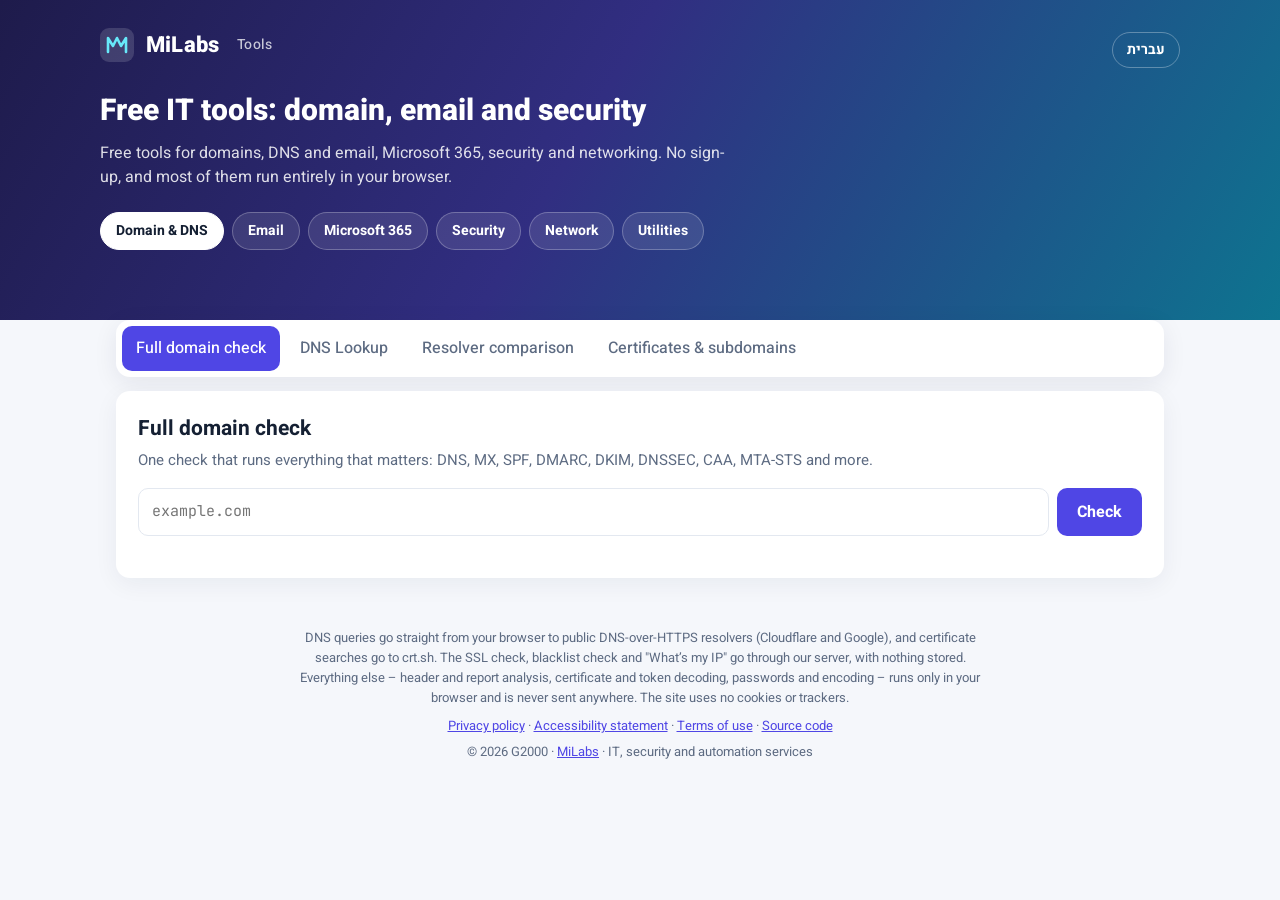
<file: en/index.html>
<!DOCTYPE html>
<html lang="en" dir="ltr">
<head>
<meta charset="utf-8">
<meta name="viewport" content="width=device-width, initial-scale=1">
<title>MiLabs Tools – Free DNS, Email & IT Tools</title>
<meta name="description" content="Free tools for DNS, SPF, DKIM, DMARC, Microsoft 365, certificates and email header analysis – by MiLabs">
<link rel="icon" href="../favicon.svg" type="image/svg+xml">
<meta property="og:type" content="website">
<meta property="og:site_name" content="MiLabs Tools">
<meta property="og:title" content="Free IT tools: domain, email and security">
<meta property="og:description" content="23 free tools for DNS, SPF, DKIM, DMARC, Microsoft 365, SSL, blacklists and networking. No sign-up.">
<meta property="og:url" content="https://tools.milabs.co.il/en/">
<meta property="og:image" content="https://tools.milabs.co.il/og-en.png">
<meta property="og:image:width" content="1200">
<meta property="og:image:height" content="630">
<meta property="og:locale" content="en_US">
<meta name="twitter:card" content="summary_large_image">
<meta name="theme-color" content="#312e81">
<link rel="canonical" href="https://tools.milabs.co.il/en/">
<link rel="alternate" hreflang="he" href="https://tools.milabs.co.il/">
<link rel="alternate" hreflang="en" href="https://tools.milabs.co.il/en/">
<link rel="alternate" hreflang="x-default" href="https://tools.milabs.co.il/en/">
<style>
/* Fonts: Heebo & JetBrains Mono, SIL Open Font License 1.1 (see fonts/) */
@font-face{font-family:'Heebo';font-style:normal;font-weight:100 900;font-display:swap;src:url(../fonts/heebo-hebrew-wght-normal.woff2) format('woff2');unicode-range:U+0307-0308,U+0590-05FF,U+200C-2010,U+20AA,U+25CC,U+FB1D-FB4F}
@font-face{font-family:'Heebo';font-style:normal;font-weight:100 900;font-display:swap;src:url(../fonts/heebo-latin-wght-normal.woff2) format('woff2');unicode-range:U+0000-00FF,U+0131,U+0152-0153,U+02BB-02BC,U+02C6,U+02DA,U+02DC,U+0304,U+0308,U+0329,U+2000-206F,U+20AC,U+2122,U+2191,U+2193,U+2212,U+2215,U+FEFF,U+FFFD}
@font-face{font-family:'Heebo';font-style:normal;font-weight:100 900;font-display:swap;src:url(../fonts/heebo-latin-ext-wght-normal.woff2) format('woff2');unicode-range:U+0100-02BA,U+02BD-02C5,U+02C7-02CC,U+02CE-02D7,U+02DD-02FF,U+0304,U+0308,U+0329,U+1D00-1DBF,U+1E00-1E9F,U+1EF2-1EFF,U+2020,U+20A0-20AB,U+20AD-20C0,U+2113,U+2C60-2C7F,U+A720-A7FF}
@font-face{font-family:'JetBrains Mono';font-style:normal;font-weight:100 900;font-display:swap;src:url(../fonts/jetbrains-mono-latin-wght-normal.woff2) format('woff2');unicode-range:U+0000-00FF,U+0131,U+0152-0153,U+02BB-02BC,U+02C6,U+02DA,U+02DC,U+0304,U+0308,U+0329,U+2000-206F,U+20AC,U+2122,U+2191,U+2193,U+2212,U+2215,U+FEFF,U+FFFD}
@font-face{font-family:'JetBrains Mono';font-style:normal;font-weight:100 900;font-display:swap;src:url(../fonts/jetbrains-mono-latin-ext-wght-normal.woff2) format('woff2');unicode-range:U+0100-02BA,U+02BD-02C5,U+02C7-02CC,U+02CE-02D7,U+02DD-02FF,U+0304,U+0308,U+0329,U+1D00-1DBF,U+1E00-1E9F,U+1EF2-1EFF,U+2020,U+20A0-20AB,U+20AD-20C0,U+2113,U+2C60-2C7F,U+A720-A7FF}
:root{
  --bg:#f5f7fb; --card:#fff; --ink:#152033; --muted:#5d6b82; --line:#e3e8f0;
  --accent:#4f46e5; --accent2:#06b6d4; --accent-soft:#eef0ff;
  --ok:#0a7340; --ok-soft:#e7f6ee; --warn:#8f5600; --warn-soft:#fff5e0;
  --bad:#b3261e; --bad-soft:#fdecea; --info:#1d4ed8; --info-soft:#e8f0fe;
  --radius:14px; --mono:'JetBrains Mono',ui-monospace,Consolas,monospace;
}
*{box-sizing:border-box}
[hidden]{display:none!important}
body{margin:0;font-family:Heebo,system-ui,-apple-system,"Segoe UI",Arial,sans-serif;background:var(--bg);color:var(--ink);line-height:1.55}
a{color:var(--accent)}
header.top{background:linear-gradient(120deg,#1e1b4b 0%,#312e81 45%,#0e7490 100%);color:#fff;padding:28px 20px 70px}
.wrap{max-width:1080px;margin:0 auto}
.top .wrap{position:relative}
.langsw{position:absolute;inset-inline-end:0;top:4px;color:#fff;text-decoration:none;font-weight:700;font-size:14px;border:1px solid rgba(255,255,255,.3);border-radius:99px;padding:6px 14px}
.langsw:hover{background:rgba(255,255,255,.12)}
.brand{display:flex;align-items:center;gap:12px;font-weight:800;font-size:22px;letter-spacing:.2px}
.brand svg{flex:none}
.brand small{font-weight:500;opacity:.75;font-size:14px;margin-inline-start:6px}
header.top h1{font-size:30px;margin:26px 0 6px;font-weight:800}
header.top p{margin:0;opacity:.85;max-width:640px}
main{margin-top:-46px;padding:0 16px 40px}
.tabs{display:flex;gap:6px;overflow-x:auto;background:var(--card);border-radius:var(--radius);padding:6px;box-shadow:0 6px 24px rgba(20,30,60,.08);scrollbar-width:thin}
.tab{flex:none;border:0;background:transparent;font:inherit;font-weight:500;color:var(--muted);padding:10px 14px;border-radius:10px;cursor:pointer;white-space:nowrap}
.tab:hover{background:#f1f3f9;color:var(--ink)}
.tab[aria-pressed=true]{background:var(--accent);color:#fff}
.panel{background:var(--card);border-radius:var(--radius);margin-top:14px;padding:22px;box-shadow:0 6px 24px rgba(20,30,60,.06)}
.panel h2{margin:0 0 4px;font-size:21px}
.panel .lead{margin:0 0 16px;color:var(--muted);font-size:15px}
form.q{display:flex;gap:8px;flex-wrap:wrap}
form.q input[type=text],form.q select,textarea{font:inherit;border:1.5px solid var(--line);border-radius:10px;padding:11px 13px;background:#fff;color:var(--ink)}
form.q input[type=text]{flex:1 1 260px;min-width:0;font-family:var(--mono);font-size:15px}
form.q input:focus,form.q select:focus,textarea:focus{outline:none;border-color:var(--accent);box-shadow:0 0 0 3px #a5b4fc}
textarea{width:100%;min-height:200px;font-family:var(--mono);font-size:13px;direction:ltr;text-align:left}
.btn{font:inherit;font-weight:700;border:0;border-radius:10px;padding:11px 20px;background:var(--accent);color:#fff;cursor:pointer}
.btn:hover{filter:brightness(1.08)}
.btn:disabled{opacity:.6;cursor:wait}
.btn.ghost{background:#f1f3f9;color:var(--ink);font-weight:500}
.hint{font-size:13px;color:var(--muted);margin-top:8px}
.out{margin-top:20px}
.ltr{direction:ltr;unicode-bidi:isolate;text-align:left}
code,.mono{font-family:var(--mono);font-size:13px}
.record{font-family:var(--mono);font-size:13px;background:#f6f8fc;border:1px solid var(--line);border-radius:10px;padding:10px 12px;direction:ltr;text-align:left;word-break:break-all;white-space:pre-wrap}
table{width:100%;border-collapse:collapse;font-size:14px}
th,td{padding:9px 10px;border-bottom:1px solid var(--line);text-align:start;vertical-align:top}
th{font-weight:700;color:var(--muted);font-size:12.5px;background:#fafbfe}
td.data{font-family:var(--mono);font-size:13px;unicode-bidi:plaintext;text-align:start;overflow-wrap:anywhere;white-space:pre-line}
.tablewrap{overflow-x:auto;border:1px solid var(--line);border-radius:10px}
.tablewrap table tr:last-child td{border-bottom:0}
.checks{list-style:none;margin:0;padding:0;display:grid;gap:8px}
.check{display:flex;gap:12px;align-items:flex-start;border:1px solid var(--line);border-radius:12px;padding:12px 14px;background:#fff}
.check .ic{flex:none;width:26px;height:26px;border-radius:50%;display:grid;place-items:center;font-weight:800;font-size:14px;color:#fff}
.check.ok .ic{background:var(--ok)} .check.warn .ic{background:var(--warn)} .check.bad .ic{background:var(--bad)} .check.info .ic{background:var(--info)}
.check.ok{border-color:#cdebd9} .check.warn{border-color:#f3dfb3} .check.bad{border-color:#f5c6c2}
.check .t{font-weight:700}
.check .d{color:var(--muted);font-size:14px;margin-top:2px}
.check .record{margin-top:8px}
.score{display:flex;align-items:center;gap:18px;flex-wrap:wrap;padding:16px;border-radius:12px;background:linear-gradient(120deg,var(--accent-soft),#e6fafd);margin-bottom:16px}
.score .num{font-size:40px;font-weight:800;line-height:1}
.score .pills{display:flex;gap:8px;flex-wrap:wrap}
.pill{font-size:13px;font-weight:700;padding:4px 10px;border-radius:99px}
.pill.ok{background:var(--ok-soft);color:var(--ok)} .pill.warn{background:var(--warn-soft);color:var(--warn)} .pill.bad{background:var(--bad-soft);color:var(--bad)} .pill.info{background:var(--info-soft);color:var(--info)}
h3{font-size:16px;margin:22px 0 10px}
.tree{list-style:none;margin:0;padding:0;direction:ltr;text-align:left;font-family:var(--mono);font-size:13px}
.tree ul{list-style:none;margin:4px 0 4px 18px;padding-left:12px;border-left:2px solid var(--line)}
.tree li{margin:3px 0}
.tag{display:inline-block;font-family:Heebo,sans-serif;font-size:11.5px;font-weight:700;padding:1px 8px;border-radius:99px;margin:0 4px;vertical-align:1px}
.tag.ok{background:var(--ok-soft);color:var(--ok)} .tag.warn{background:var(--warn-soft);color:var(--warn)} .tag.bad{background:var(--bad-soft);color:var(--bad)} .tag.info{background:var(--info-soft);color:var(--info)} .tag.mut{background:#eef1f6;color:var(--muted)}
.err{background:var(--bad-soft);color:var(--bad);padding:12px 14px;border-radius:10px;font-weight:500}
.loading{display:flex;align-items:center;gap:10px;color:var(--muted)}
.spin{width:18px;height:18px;border:3px solid var(--line);border-top-color:var(--accent);border-radius:50%;animation:s .8s linear infinite}
@keyframes s{to{transform:rotate(360deg)}}
.grid2{display:grid;grid-template-columns:repeat(auto-fit,minmax(240px,1fr));gap:10px}
.kv{border:1px solid var(--line);border-radius:10px;padding:10px 12px}
.kv .k{font-size:12.5px;color:var(--muted);font-weight:700}
.kv .v{font-family:var(--mono);font-size:13px;unicode-bidi:plaintext;text-align:start;word-break:break-word;overflow-wrap:anywhere;white-space:pre-line;margin-top:2px}
.hops .bar{height:8px;border-radius:4px;background:var(--accent2);min-width:2px}
.toolbar{display:flex;gap:8px;justify-content:flex-end;margin-top:14px;flex-wrap:wrap}
footer{text-align:center;color:var(--muted);font-size:13px;padding:10px 16px 30px}
footer .privacy{max-width:680px;margin:0 auto 8px}
.footlinks{margin-bottom:6px}
.sr{position:absolute;width:1px;height:1px;overflow:hidden;clip:rect(0 0 0 0)}
.cats{display:flex;gap:8px;flex-wrap:wrap;margin-top:22px}
.cat{border:1px solid rgba(255,255,255,.25);font:inherit;font-weight:700;font-size:14px;padding:7px 15px;border-radius:99px;background:rgba(255,255,255,.1);color:#fff;cursor:pointer}
.cat:hover{background:rgba(255,255,255,.2)}
.cat[aria-pressed=true]{background:#fff;color:var(--ink);border-color:#fff}
form.gen{display:grid;grid-template-columns:repeat(auto-fit,minmax(230px,1fr));gap:12px 14px}
.field{display:flex;flex-direction:column;gap:5px;min-width:0}
.field.wide{grid-column:1/-1}
.field>label{font-size:13px;font-weight:700;color:var(--muted)}
.field input[type=text],.field select{font:inherit;border:1.5px solid var(--line);border-radius:10px;padding:10px 12px;background:#fff;color:var(--ink);min-width:0}
.field input[type=text][dir=ltr]{font-family:var(--mono);font-size:14px}
.field input:focus,.field select:focus{outline:none;border-color:var(--accent);box-shadow:0 0 0 3px #a5b4fc}
.field input[type=range]{accent-color:var(--accent);width:100%}
.chips{display:flex;flex-wrap:wrap;gap:8px}
.chip{display:inline-flex;align-items:center;cursor:pointer;user-select:none}
.chip input{position:absolute;opacity:0;pointer-events:none}
.chip span{border:1.5px solid var(--line);border-radius:99px;padding:6px 12px;font-size:14px;background:#fff;transition:.12s}
.chip input:checked+span{background:var(--accent-soft);border-color:var(--accent);color:#3730a3;font-weight:700}
.chip input:focus-visible+span{box-shadow:0 0 0 3px #a5b4fc}
.chip code{font-size:12px}
.copyrow{display:flex;gap:8px;align-items:stretch}
.copyrow .record{flex:1;min-width:0}
.cbtn{font:inherit;font-size:13px;font-weight:700;border:1.5px solid var(--line);background:#fff;border-radius:10px;padding:6px 12px;cursor:pointer;white-space:nowrap;color:var(--ink)}
.cbtn:hover{border-color:var(--accent);color:var(--accent)}
.drop{display:flex;flex-direction:column;align-items:center;gap:4px;border:2px dashed #c9d2e3;border-radius:14px;padding:28px 16px;text-align:center;cursor:pointer;background:#fafbfe}
.drop.over{border-color:var(--accent);background:var(--accent-soft)}
.ops{display:flex;flex-wrap:wrap;gap:6px;align-items:center;margin-top:10px}
.ops .opl{font-size:13px;font-weight:700;color:var(--muted);min-width:48px}
.ops .btn{padding:7px 12px;font-size:14px}
.pw{display:flex;gap:8px;align-items:center;margin-bottom:8px}
.pw .record{flex:1;font-size:15px}
.meter{height:8px;border-radius:4px;background:var(--line);overflow:hidden;margin:6px 0 14px}
.meter>div{height:100%;border-radius:4px}
.qrgrid{display:grid;grid-template-columns:minmax(0,1fr) 300px;gap:20px;align-items:start}
.qrbox{border:1px solid var(--line);border-radius:14px;padding:18px;text-align:center;background:#fff}
.qrbox svg{width:100%;max-width:260px;height:auto}
.out2{margin-top:14px}
@media (max-width:760px){.qrgrid{grid-template-columns:1fr}}
:focus-visible{outline:3px solid #f59e0b;outline-offset:2px}
.skip{position:absolute;inset-inline-start:12px;top:-60px;z-index:10;background:#fff;color:var(--ink);padding:10px 16px;border-radius:10px;font-weight:700;text-decoration:none}
.skip:focus{top:12px}
.drop:focus-within{outline:3px solid #f59e0b;outline-offset:2px}
@media (prefers-reduced-motion: reduce){.spin{animation:none}*{transition:none!important}}
@media (max-width:600px){header.top h1{font-size:24px}.panel{padding:16px}}
</style>
</head>
<body>
<header class="top">
  <a class="skip" href="#" data-skip>Skip to content</a>
  <div id="sr-status" class="sr" role="status" aria-live="polite"></div>
  <div class="wrap">
    <div class="brand">
      <svg width="34" height="34" viewBox="0 0 34 34" aria-hidden="true"><rect width="34" height="34" rx="9" fill="#fff" fill-opacity=".14"/><path d="M8 24V10l5 8 4-8 4 8 5-8v14" fill="none" stroke="#67e8f9" stroke-width="2.6" stroke-linecap="round" stroke-linejoin="round"/></svg>
      MiLabs<small>Tools</small>
    </div>
    <a class="langsw" href="../" hreflang="he" lang="he">עברית</a>
    <h1>Free IT tools: domain, email and security</h1>
    <p>Free tools for domains, DNS and email, Microsoft 365, security and networking. No sign-up, and most of them run entirely in your browser.</p>
    <nav class="cats" aria-label="Categories"></nav>
  </div>
</header>

<main class="wrap" id="main">
  <nav class="tabs" aria-label="Tools"></nav>

  <!-- HEALTH -->
  <section class="panel" data-panel="health">
    <h2>Full domain check</h2>
    <p class="lead">One check that runs everything that matters: DNS, MX, SPF, DMARC, DKIM, DNSSEC, CAA, MTA-STS and more.</p>
    <form class="q" data-run="health">
      <input type="text" name="domain" placeholder="example.com" dir="ltr" autocomplete="off" spellcheck="false" aria-label="Domain">
      <button class="btn">Check</button>
    </form>
    <div class="out" aria-live="polite"></div>
  </section>

  <!-- DNS -->
  <section class="panel" data-panel="dns" hidden>
    <h2>DNS Lookup</h2>
    <p class="lead">Look up DNS records of any type. Enter an IP address to get its PTR (reverse DNS) record.</p>
    <form class="q" data-run="dns">
      <input type="text" name="domain" placeholder="example.com or 8.8.8.8" dir="ltr" autocomplete="off" spellcheck="false" aria-label="Domain or IP">
      <select name="type" aria-label="Record type" dir="ltr">
        <option>ALL</option><option>A</option><option>AAAA</option><option>CNAME</option><option>MX</option><option>NS</option><option>TXT</option><option>SOA</option><option>CAA</option><option>SRV</option><option>PTR</option><option>DS</option><option>DNSKEY</option><option>HTTPS</option>
      </select>
      <select name="resolver" aria-label="Resolver" dir="ltr">
        <option value="cf">Cloudflare</option><option value="google">Google</option>
      </select>
      <button class="btn">Look up</button>
    </form>
    <div class="out" aria-live="polite"></div>
  </section>

  <!-- SPF -->
  <section class="panel" data-panel="spf" hidden>
    <h2>SPF check</h2>
    <p class="lead">Analyzes the SPF record: follows every include, counts DNS lookups (the limit is 10) and catches common mistakes.</p>
    <form class="q" data-run="spf">
      <input type="text" name="domain" placeholder="example.com" dir="ltr" autocomplete="off" spellcheck="false" aria-label="Domain">
      <button class="btn">Check</button>
    </form>
    <div class="out" aria-live="polite"></div>
  </section>

  <!-- DMARC -->
  <section class="panel" data-panel="dmarc" hidden>
    <h2>DMARC check</h2>
    <p class="lead">Breaks down the DMARC record, explains each tag and recommends how to improve spoofing protection.</p>
    <form class="q" data-run="dmarc">
      <input type="text" name="domain" placeholder="example.com" dir="ltr" autocomplete="off" spellcheck="false" aria-label="Domain">
      <button class="btn">Check</button>
    </form>
    <div class="out" aria-live="polite"></div>
  </section>

  <!-- DKIM -->
  <section class="panel" data-panel="dkim" hidden>
    <h2>DKIM check</h2>
    <p class="lead">Checks a DKIM key by selector. Leave the selector empty to scan common selectors (Microsoft 365, Google, Zoho and more).</p>
    <form class="q" data-run="dkim">
      <input type="text" name="domain" placeholder="example.com" dir="ltr" autocomplete="off" spellcheck="false" aria-label="Domain">
      <input type="text" name="selector" placeholder="selector (optional)" dir="ltr" autocomplete="off" spellcheck="false" aria-label="Selector" style="flex:0 1 200px">
      <button class="btn">Check</button>
    </form>
    <div class="out" aria-live="polite"></div>
  </section>

  <!-- M365 -->
  <section class="panel" data-panel="m365" hidden>
    <h2>Microsoft 365 check</h2>
    <p class="lead">Checks whether the domain is set up correctly for Microsoft 365: tenant ID, MX, Autodiscover, SPF, DKIM, Intune and Teams.</p>
    <form class="q" data-run="m365">
      <input type="text" name="domain" placeholder="example.com" dir="ltr" autocomplete="off" spellcheck="false" aria-label="Domain">
      <button class="btn">Check</button>
    </form>
    <div class="out" aria-live="polite"></div>
  </section>

  <!-- COMPARE -->
  <section class="panel" data-panel="compare" hidden>
    <h2>Resolver comparison</h2>
    <p class="lead">Runs the same query against several public DNS resolvers. Useful to see whether a DNS change has propagated, and how much TTL is left.</p>
    <form class="q" data-run="compare">
      <input type="text" name="domain" placeholder="example.com" dir="ltr" autocomplete="off" spellcheck="false" aria-label="Domain">
      <select name="type" aria-label="Record type" dir="ltr">
        <option>A</option><option>AAAA</option><option>CNAME</option><option>MX</option><option>NS</option><option>TXT</option><option>CAA</option>
      </select>
      <button class="btn">Compare</button>
    </form>
    <div class="out" aria-live="polite"></div>
  </section>

  <!-- HEADERS -->
  <section class="panel" data-panel="headers" hidden>
    <h2>Email header analyzer</h2>
    <p class="lead">Paste a message’s full headers (Message headers / Show original). The analysis runs only in your browser – nothing is sent to any server.</p>
    <form data-run="headers">
      <textarea name="raw" placeholder="Received: from ...&#10;Authentication-Results: ...&#10;From: ...&#10;Subject: ..." spellcheck="false" aria-label="Email headers"></textarea>
      <div class="toolbar" style="justify-content:flex-start"><button class="btn">Analyze</button><button type="button" class="btn ghost" data-clear>Clear</button></div>
    </form>
    <div class="out" aria-live="polite"></div>
  </section>

  <!-- CRT.SH -->
  <section class="panel" data-panel="crtsh" hidden>
    <h2>SSL certificates & subdomains</h2>
    <p class="lead">Searches every SSL certificate issued for the domain (Certificate Transparency). Reveals subdomains, including forgotten ones, and certificates that are about to expire.</p>
    <form class="q" data-run="crtsh">
      <input type="text" name="domain" placeholder="example.com" dir="ltr" autocomplete="off" spellcheck="false" aria-label="Domain">
      <button class="btn">Look up</button>
    </form>
    <p class="hint">Data comes from crt.sh. For large domains the search can take up to 30 seconds.</p>
    <div class="out" aria-live="polite"></div>
  </section>

  <!-- SPF GENERATOR -->
  <section class="panel" data-panel="spfgen" hidden>
    <h2>SPF generator</h2>
    <p class="lead">Pick the services that send email for your domain and get an SPF record ready to copy.</p>
    <form class="gen" id="f-spfgen">
      <div class="field"><label for="spfgen-domain">Domain</label><input id="spfgen-domain" type="text" name="domain" dir="ltr" placeholder="example.com" autocomplete="off" spellcheck="false"></div>
      <div class="field wide"><label>Services that send email for the domain</label><div class="chips" id="spf-providers"></div></div>
      <div class="field wide"><div class="chips">
        <label class="chip"><input type="checkbox" name="mx"><span>The domain’s MX servers <code>mx</code></span></label>
        <label class="chip"><input type="checkbox" name="a"><span>The website’s server <code>a</code></span></label>
      </div></div>
      <div class="field"><label for="spfgen-ips">Additional IP addresses</label><input id="spfgen-ips" type="text" name="ips" dir="ltr" placeholder="203.0.113.10, 198.51.100.0/24" autocomplete="off" spellcheck="false"></div>
      <div class="field"><label for="spfgen-includes">Additional includes</label><input id="spfgen-includes" type="text" name="includes" dir="ltr" placeholder="_spf.example.net" autocomplete="off" spellcheck="false"></div>
      <div class="field"><label for="spfgen-all">Policy for unauthorized servers</label>
        <select id="spfgen-all" name="all"><option value="~all">~all · SoftFail (recommended)</option><option value="-all">-all · Fail (strict)</option><option value="?all">‎?all · Neutral</option></select></div>
    </form>
    <div class="out" aria-live="polite"></div>
  </section>

  <!-- DMARC GENERATOR -->
  <section class="panel" data-panel="dmarcgen" hidden>
    <h2>DMARC generator</h2>
    <p class="lead">Build a valid DMARC record, with an explanation of every option.</p>
    <form class="gen" id="f-dmarcgen">
      <div class="field"><label for="dmarcgen-domain">Domain</label><input id="dmarcgen-domain" type="text" name="domain" dir="ltr" placeholder="example.com" autocomplete="off" spellcheck="false"></div>
      <div class="field"><label for="dmarcgen-p">Policy (p)</label><select id="dmarcgen-p" name="p"><option value="none">none · monitor only</option><option value="quarantine">quarantine · send to spam</option><option value="reject">reject · reject</option></select></div>
      <div class="field"><label for="dmarcgen-sp">Subdomain policy (sp)</label><select id="dmarcgen-sp" name="sp"><option value="">Same as the main domain</option><option value="none">none</option><option value="quarantine">quarantine</option><option value="reject">reject</option></select></div>
      <div class="field"><label for="dmarcgen-pct">Percentage of messages (pct)</label><input id="dmarcgen-pct" type="text" name="pct" dir="ltr" value="100" inputmode="numeric"></div>
      <div class="field"><label for="dmarcgen-rua">Aggregate report address (rua)</label><input id="dmarcgen-rua" type="text" name="rua" dir="ltr" placeholder="dmarc@example.com" autocomplete="off" spellcheck="false"></div>
      <div class="field"><label for="dmarcgen-ruf">Failure report address (ruf) · optional</label><input id="dmarcgen-ruf" type="text" name="ruf" dir="ltr" placeholder="" autocomplete="off" spellcheck="false"></div>
      <div class="field"><label for="dmarcgen-adkim">DKIM alignment (adkim)</label><select id="dmarcgen-adkim" name="adkim"><option value="">r · relaxed (default)</option><option value="s">s · strict</option></select></div>
      <div class="field"><label for="dmarcgen-aspf">SPF alignment (aspf)</label><select id="dmarcgen-aspf" name="aspf"><option value="">r · relaxed (default)</option><option value="s">s · strict</option></select></div>
    </form>
    <div class="out" aria-live="polite"></div>
  </section>

  <!-- DMARC XML -->
  <section class="panel" data-panel="dmarcxml" hidden>
    <h2>DMARC report analyzer</h2>
    <p class="lead">Drop DMARC reports you received by email (.xml, .gz or .zip files) and get a clear picture: who sends mail as your domain, and what passes or fails.</p>
    <label class="drop" id="dmarc-drop">
      <input type="file" id="dmarc-files" multiple accept=".xml,.gz,.zip,application/xml,application/gzip,application/zip" class="sr">
      <div style="font-size:30px">📄</div>
      <div><b>Drop files here</b> or click to choose</div>
      <div class="hint">You can add several files at once. Files are read only in your browser and are not sent anywhere.</div>
    </label>
    <div class="out" aria-live="polite"></div>
  </section>

  <!-- M365 GENERATOR -->
  <section class="panel" data-panel="m365gen" hidden>
    <h2>Microsoft 365 DNS record generator</h2>
    <p class="lead">Every record you need to add at your DNS provider to connect a domain to Microsoft 365.</p>
    <form class="gen" id="f-m365gen">
      <div class="field"><label for="m365gen-domain">Domain</label><input id="m365gen-domain" type="text" name="domain" dir="ltr" placeholder="example.com" autocomplete="off" spellcheck="false"></div>
      <div class="field"><label for="m365gen-initial">Tenant’s initial domain</label><input id="m365gen-initial" type="text" name="initial" dir="ltr" placeholder="contoso.onmicrosoft.com" autocomplete="off" spellcheck="false"></div>
      <div class="field wide"><div class="chips">
        <label class="chip"><input type="checkbox" name="intune" checked><span>Intune & device registration</span></label>
        <label class="chip"><input type="checkbox" name="strict"><span>Strict SPF (-all)</span></label>
      </div></div>
    </form>
    <div class="out" aria-live="polite"></div>
  </section>

  <!-- CERT DECODER -->
  <section class="panel" data-panel="certdec" hidden>
    <h2>Certificate & CSR decoder</h2>
    <p class="lead">Paste a certificate or a certificate signing request (CSR) in PEM format. Decoding happens only in your browser.</p>
    <form id="f-certdec">
      <textarea name="pem" spellcheck="false" placeholder="-----BEGIN CERTIFICATE-----&#10;MIIF...&#10;-----END CERTIFICATE-----" aria-label="Certificate"></textarea>
      <div class="toolbar" style="justify-content:flex-start"><button class="btn">Decode</button><button type="button" class="btn ghost" data-clear-panel>Clear</button></div>
    </form>
    <div class="out" aria-live="polite"></div>
  </section>

  <!-- PASSWORD -->
  <section class="panel" data-panel="passgen" hidden>
    <h2>Password generator</h2>
    <p class="lead">Strong random passwords, created in your browser with a cryptographic generator. Nothing is sent or stored.</p>
    <form class="gen" id="f-passgen">
      <div class="field wide"><label for="passgen-len">Length: <b id="pw-len-v">20</b></label><input id="passgen-len" type="range" name="len" min="8" max="64" value="20"></div>
      <div class="field wide"><div class="chips">
        <label class="chip"><input type="checkbox" name="upper" checked><span>Uppercase A-Z</span></label>
        <label class="chip"><input type="checkbox" name="lower" checked><span>Lowercase a-z</span></label>
        <label class="chip"><input type="checkbox" name="digits" checked><span>Digits 0-9</span></label>
        <label class="chip"><input type="checkbox" name="symbols" checked><span>Symbols !@#$</span></label>
        <label class="chip"><input type="checkbox" name="noamb"><span>No look-alike characters (O0Il1)</span></label>
      </div></div>
    </form>
    <div class="out" aria-live="polite"></div>
  </section>

  <!-- JWT -->
  <section class="panel" data-panel="jwt" hidden>
    <h2>JWT decoder</h2>
    <p class="lead">Paste a token (for example a Microsoft Entra access token) to see its contents, when it expires and what each claim means. Decoding is local only.</p>
    <form id="f-jwt"><textarea name="token" spellcheck="false" placeholder="eyJhbGciOi..." aria-label="JWT" style="min-height:120px"></textarea></form>
    <div class="out" aria-live="polite"></div>
  </section>

  <!-- SUBNET -->
  <section class="panel" data-panel="subnet" hidden>
    <h2>Subnet calculator</h2>
    <p class="lead">Calculates network range, broadcast, address count and mask. Supports IPv4 and IPv6.</p>
    <form class="q" data-run="subnet">
      <input type="text" name="cidr" placeholder="192.168.1.10/24 or 10.0.0.0 255.255.0.0" dir="ltr" autocomplete="off" spellcheck="false" aria-label="Network">
      <button class="btn">Calculate</button>
    </form>
    <div class="out" aria-live="polite"></div>
  </section>

  <!-- ENCODE -->
  <section class="panel" data-panel="encode" hidden>
    <h2>Encode & hash</h2>
    <p class="lead">Base64, URL, Hex and hashes (MD5, SHA). Everything runs in your browser.</p>
    <form id="f-encode">
      <textarea name="input" spellcheck="false" placeholder="Type or paste text..." aria-label="Input" style="min-height:120px"></textarea>
      <div class="ops">
        <span class="opl">Encode</span>
        <button type="button" class="btn ghost" data-op="b64e">Base64 encode</button><button type="button" class="btn ghost" data-op="b64d">Base64 decode</button>
        <button type="button" class="btn ghost" data-op="b64ue">Base64URL encode</button><button type="button" class="btn ghost" data-op="b64ud">Base64URL decode</button>
        <button type="button" class="btn ghost" data-op="urle">URL encode</button><button type="button" class="btn ghost" data-op="urld">URL decode</button>
        <button type="button" class="btn ghost" data-op="hexe">Hex encode</button><button type="button" class="btn ghost" data-op="hexd">Hex decode</button>
      </div>
      <div class="ops">
        <span class="opl">Hash</span>
        <button type="button" class="btn ghost" data-op="md5">MD5</button><button type="button" class="btn ghost" data-op="SHA-1">SHA-1</button><button type="button" class="btn ghost" data-op="SHA-256">SHA-256</button><button type="button" class="btn ghost" data-op="SHA-512">SHA-512</button><button type="button" class="btn ghost" data-op="allhash">All</button>
      </div>
      
    </form>
    <div class="out" aria-live="polite"></div>
  </section>

  <!-- QR -->
  <section class="panel" data-panel="qr" hidden>
    <h2>QR generator</h2>
    <p class="lead">QR codes for a link, text, or quick connection to a Wi-Fi network.</p>
    <div class="qrgrid">
      <form class="gen" id="f-qr" style="align-content:start">
        <div class="field wide"><label for="qr-kind">Type</label><select id="qr-kind" name="kind"><option value="text">Link / text</option><option value="wifi">Wi-Fi network</option><option value="email">Email</option></select></div>
        <div class="field wide" data-k="text"><label for="qr-text">Link or text</label><input id="qr-text" type="text" name="text" dir="ltr" placeholder="https://milabs.co.il"></div>
        <div class="field" data-k="wifi" hidden><label for="qr-ssid">Network name (SSID)</label><input id="qr-ssid" type="text" name="ssid" dir="ltr"></div>
        <div class="field" data-k="wifi" hidden><label for="qr-wpass">Password</label><input id="qr-wpass" type="text" name="wpass" dir="ltr"></div>
        <div class="field" data-k="wifi" hidden><label for="qr-sec">Security</label><select id="qr-sec" name="sec"><option value="WPA">WPA/WPA2/WPA3</option><option value="WEP">WEP</option><option value="nopass">No password</option></select></div>
        <div class="field" data-k="wifi" hidden><label>&nbsp;</label><label class="chip"><input type="checkbox" name="hidden"><span>Hidden network</span></label></div>
        <div class="field" data-k="email" hidden><label for="qr-to">Address</label><input id="qr-to" type="text" name="to" dir="ltr"></div>
        <div class="field" data-k="email" hidden><label for="qr-subject">Subject</label><input id="qr-subject" type="text" name="subject"></div>
        <div class="field"><label for="qr-ec">Error correction</label><select id="qr-ec" name="ec"><option value="M">Medium (M)</option><option value="L">Low (L)</option><option value="Q">High (Q)</option><option value="H">Very high (H)</option></select></div>
      </form>
      <div class="qrbox"><div id="qr-out" class="hint">Enter content to create a code</div><div class="toolbar" style="justify-content:center"><button type="button" class="btn ghost" id="qr-png" disabled>Download PNG</button><button type="button" class="btn ghost" id="qr-svg" disabled>Download SVG</button></div></div>
    </div>
  </section>

  <!-- UA -->
  <section class="panel" data-panel="ua" hidden>
    <h2>What’s my browser</h2>
    <p class="lead">Your browser, operating system and screen details. Handy when tech support asks “Which browser are you using?”</p>
    <div class="out" aria-live="polite"></div>
    <h3>Decode another User-Agent</h3>
    <form id="uaparse"><textarea name="ua" spellcheck="false" placeholder="Mozilla/5.0 ..." style="min-height:70px" aria-label="User-Agent"></textarea></form>
    <div class="out2"></div>
  </section>

  <!-- MYIP -->
  <section class="panel" data-panel="myip" hidden>
    <h2>What’s my IP</h2>
    <p class="lead">The public IP address you’re browsing from, as our server sees it.</p>
    <div class="out" aria-live="polite"></div>
    <div class="toolbar" style="justify-content:flex-start"><button type="button" class="btn ghost" data-myip-refresh>Check again</button></div>
  </section>

  <!-- SSL -->
  <section class="panel" data-panel="ssl" hidden>
    <h2>SSL certificate check</h2>
    <p class="lead">Checks the SSL certificate of a website or server: validity, certificate chain, hostname match and supported TLS versions. Works for VPN portals too.</p>
    <form class="q" data-run="ssl">
      <input type="text" name="domain" placeholder="example.com" dir="ltr" autocomplete="off" spellcheck="false" aria-label="Domain or IP">
      <select name="port" aria-label="Port" dir="ltr">
        <option>443</option><option>8443</option><option>10443</option><option>4443</option><option>9443</option><option>465</option><option>993</option><option>995</option><option>636</option><option>853</option><option>5061</option>
      </select>
      <button class="btn">Check</button>
    </form>
    <p class="hint">The check runs from our server. Only common TLS service ports are supported.</p>
    <div class="out" aria-live="polite"></div>
  </section>

  <!-- BLACKLIST -->
  <section class="panel" data-panel="blacklist" hidden>
    <h2>Blacklist check</h2>
    <p class="lead">Checks whether a mail server’s IP address appears on blocklists (DNSBLs). Enter an IP address, or a domain to check its MX servers.</p>
    <form class="q" data-run="blacklist">
      <input type="text" name="domain" placeholder="example.com or 203.0.113.10" dir="ltr" autocomplete="off" spellcheck="false" aria-label="Domain or IP">
      <button class="btn">Check</button>
    </form>
    <div class="out" aria-live="polite"></div>
  </section>
</main>

<footer>
  <p class="privacy">DNS queries go straight from your browser to public DNS-over-HTTPS resolvers (Cloudflare and Google), and certificate searches go to crt.sh. The SSL check, blacklist check and "What’s my IP" go through our server, with nothing stored. Everything else – header and report analysis, certificate and token decoding, passwords and encoding – runs only in your browser and is never sent anywhere. The site uses no cookies or trackers.</p>
  <nav class="footlinks" aria-label="Legal information"><a href="privacy.html">Privacy policy</a> · <a href="accessibility.html">Accessibility statement</a> · <a href="terms.html">Terms of use</a> · <a href="https://github.com/Milabs-il/free-it-tools">Source code</a></nav>
  <div>© <span id="yr"></span> G2000 · <a href="https://milabs.co.il">MiLabs</a> · IT, security and automation services</div>
</footer>

<script>/* qrcode-generator 1.4.4 · (c) Kazuhiko Arase · MIT License */
var qrcode=function(){var t=function(t,r){var e=t,n=g[r],o=null,i=0,a=null,u=[],f={},c=function(t,r){o=function(t){for(var r=new Array(t),e=0;e<t;e+=1){r[e]=new Array(t);for(var n=0;n<t;n+=1)r[e][n]=null}return r}(i=4*e+17),l(0,0),l(i-7,0),l(0,i-7),s(),h(),d(t,r),e>=7&&v(t),null==a&&(a=p(e,n,u)),w(a,r)},l=function(t,r){for(var e=-1;e<=7;e+=1)if(!(t+e<=-1||i<=t+e))for(var n=-1;n<=7;n+=1)r+n<=-1||i<=r+n||(o[t+e][r+n]=0<=e&&e<=6&&(0==n||6==n)||0<=n&&n<=6&&(0==e||6==e)||2<=e&&e<=4&&2<=n&&n<=4)},h=function(){for(var t=8;t<i-8;t+=1)null==o[t][6]&&(o[t][6]=t%2==0);for(var r=8;r<i-8;r+=1)null==o[6][r]&&(o[6][r]=r%2==0)},s=function(){for(var t=B.getPatternPosition(e),r=0;r<t.length;r+=1)for(var n=0;n<t.length;n+=1){var i=t[r],a=t[n];if(null==o[i][a])for(var u=-2;u<=2;u+=1)for(var f=-2;f<=2;f+=1)o[i+u][a+f]=-2==u||2==u||-2==f||2==f||0==u&&0==f}},v=function(t){for(var r=B.getBCHTypeNumber(e),n=0;n<18;n+=1){var a=!t&&1==(r>>n&1);o[Math.floor(n/3)][n%3+i-8-3]=a}for(n=0;n<18;n+=1){a=!t&&1==(r>>n&1);o[n%3+i-8-3][Math.floor(n/3)]=a}},d=function(t,r){for(var e=n<<3|r,a=B.getBCHTypeInfo(e),u=0;u<15;u+=1){var f=!t&&1==(a>>u&1);u<6?o[u][8]=f:u<8?o[u+1][8]=f:o[i-15+u][8]=f}for(u=0;u<15;u+=1){f=!t&&1==(a>>u&1);u<8?o[8][i-u-1]=f:u<9?o[8][15-u-1+1]=f:o[8][15-u-1]=f}o[i-8][8]=!t},w=function(t,r){for(var e=-1,n=i-1,a=7,u=0,f=B.getMaskFunction(r),c=i-1;c>0;c-=2)for(6==c&&(c-=1);;){for(var g=0;g<2;g+=1)if(null==o[n][c-g]){var l=!1;u<t.length&&(l=1==(t[u]>>>a&1)),f(n,c-g)&&(l=!l),o[n][c-g]=l,-1==(a-=1)&&(u+=1,a=7)}if((n+=e)<0||i<=n){n-=e,e=-e;break}}},p=function(t,r,e){for(var n=A.getRSBlocks(t,r),o=b(),i=0;i<e.length;i+=1){var a=e[i];o.put(a.getMode(),4),o.put(a.getLength(),B.getLengthInBits(a.getMode(),t)),a.write(o)}var u=0;for(i=0;i<n.length;i+=1)u+=n[i].dataCount;if(o.getLengthInBits()>8*u)throw"code length overflow. ("+o.getLengthInBits()+">"+8*u+")";for(o.getLengthInBits()+4<=8*u&&o.put(0,4);o.getLengthInBits()%8!=0;)o.putBit(!1);for(;!(o.getLengthInBits()>=8*u||(o.put(236,8),o.getLengthInBits()>=8*u));)o.put(17,8);return function(t,r){for(var e=0,n=0,o=0,i=new Array(r.length),a=new Array(r.length),u=0;u<r.length;u+=1){var f=r[u].dataCount,c=r[u].totalCount-f;n=Math.max(n,f),o=Math.max(o,c),i[u]=new Array(f);for(var g=0;g<i[u].length;g+=1)i[u][g]=255&t.getBuffer()[g+e];e+=f;var l=B.getErrorCorrectPolynomial(c),h=k(i[u],l.getLength()-1).mod(l);for(a[u]=new Array(l.getLength()-1),g=0;g<a[u].length;g+=1){var s=g+h.getLength()-a[u].length;a[u][g]=s>=0?h.getAt(s):0}}var v=0;for(g=0;g<r.length;g+=1)v+=r[g].totalCount;var d=new Array(v),w=0;for(g=0;g<n;g+=1)for(u=0;u<r.length;u+=1)g<i[u].length&&(d[w]=i[u][g],w+=1);for(g=0;g<o;g+=1)for(u=0;u<r.length;u+=1)g<a[u].length&&(d[w]=a[u][g],w+=1);return d}(o,n)};f.addData=function(t,r){var e=null;switch(r=r||"Byte"){case"Numeric":e=M(t);break;case"Alphanumeric":e=x(t);break;case"Byte":e=m(t);break;case"Kanji":e=L(t);break;default:throw"mode:"+r}u.push(e),a=null},f.isDark=function(t,r){if(t<0||i<=t||r<0||i<=r)throw t+","+r;return o[t][r]},f.getModuleCount=function(){return i},f.make=function(){if(e<1){for(var t=1;t<40;t++){for(var r=A.getRSBlocks(t,n),o=b(),i=0;i<u.length;i++){var a=u[i];o.put(a.getMode(),4),o.put(a.getLength(),B.getLengthInBits(a.getMode(),t)),a.write(o)}var g=0;for(i=0;i<r.length;i++)g+=r[i].dataCount;if(o.getLengthInBits()<=8*g)break}e=t}c(!1,function(){for(var t=0,r=0,e=0;e<8;e+=1){c(!0,e);var n=B.getLostPoint(f);(0==e||t>n)&&(t=n,r=e)}return r}())},f.createTableTag=function(t,r){t=t||2;var e="";e+='<table style="',e+=" border-width: 0px; border-style: none;",e+=" border-collapse: collapse;",e+=" padding: 0px; margin: "+(r=void 0===r?4*t:r)+"px;",e+='">',e+="<tbody>";for(var n=0;n<f.getModuleCount();n+=1){e+="<tr>";for(var o=0;o<f.getModuleCount();o+=1)e+='<td style="',e+=" border-width: 0px; border-style: none;",e+=" border-collapse: collapse;",e+=" padding: 0px; margin: 0px;",e+=" width: "+t+"px;",e+=" height: "+t+"px;",e+=" background-color: ",e+=f.isDark(n,o)?"#000000":"#ffffff",e+=";",e+='"/>';e+="</tr>"}return e+="</tbody>",e+="</table>"},f.createSvgTag=function(t,r,e,n){var o={};"object"==typeof arguments[0]&&(t=(o=arguments[0]).cellSize,r=o.margin,e=o.alt,n=o.title),t=t||2,r=void 0===r?4*t:r,(e="string"==typeof e?{text:e}:e||{}).text=e.text||null,e.id=e.text?e.id||"qrcode-description":null,(n="string"==typeof n?{text:n}:n||{}).text=n.text||null,n.id=n.text?n.id||"qrcode-title":null;var i,a,u,c,g=f.getModuleCount()*t+2*r,l="";for(c="l"+t+",0 0,"+t+" -"+t+",0 0,-"+t+"z ",l+='<svg version="1.1" xmlns="http://www.w3.org/2000/svg"',l+=o.scalable?"":' width="'+g+'px" height="'+g+'px"',l+=' viewBox="0 0 '+g+" "+g+'" ',l+=' preserveAspectRatio="xMinYMin meet"',l+=n.text||e.text?' role="img" aria-labelledby="'+y([n.id,e.id].join(" ").trim())+'"':"",l+=">",l+=n.text?'<title id="'+y(n.id)+'">'+y(n.text)+"</title>":"",l+=e.text?'<description id="'+y(e.id)+'">'+y(e.text)+"</description>":"",l+='<rect width="100%" height="100%" fill="white" cx="0" cy="0"/>',l+='<path d="',a=0;a<f.getModuleCount();a+=1)for(u=a*t+r,i=0;i<f.getModuleCount();i+=1)f.isDark(a,i)&&(l+="M"+(i*t+r)+","+u+c);return l+='" stroke="transparent" fill="black"/>',l+="</svg>"},f.createDataURL=function(t,r){t=t||2,r=void 0===r?4*t:r;var e=f.getModuleCount()*t+2*r,n=r,o=e-r;return I(e,e,function(r,e){if(n<=r&&r<o&&n<=e&&e<o){var i=Math.floor((r-n)/t),a=Math.floor((e-n)/t);return f.isDark(a,i)?0:1}return 1})},f.createImgTag=function(t,r,e){t=t||2,r=void 0===r?4*t:r;var n=f.getModuleCount()*t+2*r,o="";return o+="<img",o+=' src="',o+=f.createDataURL(t,r),o+='"',o+=' width="',o+=n,o+='"',o+=' height="',o+=n,o+='"',e&&(o+=' alt="',o+=y(e),o+='"'),o+="/>"};var y=function(t){for(var r="",e=0;e<t.length;e+=1){var n=t.charAt(e);switch(n){case"<":r+="&lt;";break;case">":r+="&gt;";break;case"&":r+="&amp;";break;case'"':r+="&quot;";break;default:r+=n}}return r};return f.createASCII=function(t,r){if((t=t||1)<2)return function(t){t=void 0===t?2:t;var r,e,n,o,i,a=1*f.getModuleCount()+2*t,u=t,c=a-t,g={"██":"█","█ ":"▀"," █":"▄","  ":" "},l={"██":"▀","█ ":"▀"," █":" ","  ":" "},h="";for(r=0;r<a;r+=2){for(n=Math.floor((r-u)/1),o=Math.floor((r+1-u)/1),e=0;e<a;e+=1)i="█",u<=e&&e<c&&u<=r&&r<c&&f.isDark(n,Math.floor((e-u)/1))&&(i=" "),u<=e&&e<c&&u<=r+1&&r+1<c&&f.isDark(o,Math.floor((e-u)/1))?i+=" ":i+="█",h+=t<1&&r+1>=c?l[i]:g[i];h+="\n"}return a%2&&t>0?h.substring(0,h.length-a-1)+Array(a+1).join("▀"):h.substring(0,h.length-1)}(r);t-=1,r=void 0===r?2*t:r;var e,n,o,i,a=f.getModuleCount()*t+2*r,u=r,c=a-r,g=Array(t+1).join("██"),l=Array(t+1).join("  "),h="",s="";for(e=0;e<a;e+=1){for(o=Math.floor((e-u)/t),s="",n=0;n<a;n+=1)i=1,u<=n&&n<c&&u<=e&&e<c&&f.isDark(o,Math.floor((n-u)/t))&&(i=0),s+=i?g:l;for(o=0;o<t;o+=1)h+=s+"\n"}return h.substring(0,h.length-1)},f.renderTo2dContext=function(t,r){r=r||2;for(var e=f.getModuleCount(),n=0;n<e;n++)for(var o=0;o<e;o++)t.fillStyle=f.isDark(n,o)?"black":"white",t.fillRect(n*r,o*r,r,r)},f};t.stringToBytes=(t.stringToBytesFuncs={default:function(t){for(var r=[],e=0;e<t.length;e+=1){var n=t.charCodeAt(e);r.push(255&n)}return r}}).default,t.createStringToBytes=function(t,r){var e=function(){for(var e=S(t),n=function(){var t=e.read();if(-1==t)throw"eof";return t},o=0,i={};;){var a=e.read();if(-1==a)break;var u=n(),f=n()<<8|n();i[String.fromCharCode(a<<8|u)]=f,o+=1}if(o!=r)throw o+" != "+r;return i}(),n="?".charCodeAt(0);return function(t){for(var r=[],o=0;o<t.length;o+=1){var i=t.charCodeAt(o);if(i<128)r.push(i);else{var a=e[t.charAt(o)];"number"==typeof a?(255&a)==a?r.push(a):(r.push(a>>>8),r.push(255&a)):r.push(n)}}return r}};var r,e,n,o,i,a=1,u=2,f=4,c=8,g={L:1,M:0,Q:3,H:2},l=0,h=1,s=2,v=3,d=4,w=5,p=6,y=7,B=(r=[[],[6,18],[6,22],[6,26],[6,30],[6,34],[6,22,38],[6,24,42],[6,26,46],[6,28,50],[6,30,54],[6,32,58],[6,34,62],[6,26,46,66],[6,26,48,70],[6,26,50,74],[6,30,54,78],[6,30,56,82],[6,30,58,86],[6,34,62,90],[6,28,50,72,94],[6,26,50,74,98],[6,30,54,78,102],[6,28,54,80,106],[6,32,58,84,110],[6,30,58,86,114],[6,34,62,90,118],[6,26,50,74,98,122],[6,30,54,78,102,126],[6,26,52,78,104,130],[6,30,56,82,108,134],[6,34,60,86,112,138],[6,30,58,86,114,142],[6,34,62,90,118,146],[6,30,54,78,102,126,150],[6,24,50,76,102,128,154],[6,28,54,80,106,132,158],[6,32,58,84,110,136,162],[6,26,54,82,110,138,166],[6,30,58,86,114,142,170]],e=1335,n=7973,i=function(t){for(var r=0;0!=t;)r+=1,t>>>=1;return r},(o={}).getBCHTypeInfo=function(t){for(var r=t<<10;i(r)-i(e)>=0;)r^=e<<i(r)-i(e);return 21522^(t<<10|r)},o.getBCHTypeNumber=function(t){for(var r=t<<12;i(r)-i(n)>=0;)r^=n<<i(r)-i(n);return t<<12|r},o.getPatternPosition=function(t){return r[t-1]},o.getMaskFunction=function(t){switch(t){case l:return function(t,r){return(t+r)%2==0};case h:return function(t,r){return t%2==0};case s:return function(t,r){return r%3==0};case v:return function(t,r){return(t+r)%3==0};case d:return function(t,r){return(Math.floor(t/2)+Math.floor(r/3))%2==0};case w:return function(t,r){return t*r%2+t*r%3==0};case p:return function(t,r){return(t*r%2+t*r%3)%2==0};case y:return function(t,r){return(t*r%3+(t+r)%2)%2==0};default:throw"bad maskPattern:"+t}},o.getErrorCorrectPolynomial=function(t){for(var r=k([1],0),e=0;e<t;e+=1)r=r.multiply(k([1,C.gexp(e)],0));return r},o.getLengthInBits=function(t,r){if(1<=r&&r<10)switch(t){case a:return 10;case u:return 9;case f:case c:return 8;default:throw"mode:"+t}else if(r<27)switch(t){case a:return 12;case u:return 11;case f:return 16;case c:return 10;default:throw"mode:"+t}else{if(!(r<41))throw"type:"+r;switch(t){case a:return 14;case u:return 13;case f:return 16;case c:return 12;default:throw"mode:"+t}}},o.getLostPoint=function(t){for(var r=t.getModuleCount(),e=0,n=0;n<r;n+=1)for(var o=0;o<r;o+=1){for(var i=0,a=t.isDark(n,o),u=-1;u<=1;u+=1)if(!(n+u<0||r<=n+u))for(var f=-1;f<=1;f+=1)o+f<0||r<=o+f||0==u&&0==f||a==t.isDark(n+u,o+f)&&(i+=1);i>5&&(e+=3+i-5)}for(n=0;n<r-1;n+=1)for(o=0;o<r-1;o+=1){var c=0;t.isDark(n,o)&&(c+=1),t.isDark(n+1,o)&&(c+=1),t.isDark(n,o+1)&&(c+=1),t.isDark(n+1,o+1)&&(c+=1),0!=c&&4!=c||(e+=3)}for(n=0;n<r;n+=1)for(o=0;o<r-6;o+=1)t.isDark(n,o)&&!t.isDark(n,o+1)&&t.isDark(n,o+2)&&t.isDark(n,o+3)&&t.isDark(n,o+4)&&!t.isDark(n,o+5)&&t.isDark(n,o+6)&&(e+=40);for(o=0;o<r;o+=1)for(n=0;n<r-6;n+=1)t.isDark(n,o)&&!t.isDark(n+1,o)&&t.isDark(n+2,o)&&t.isDark(n+3,o)&&t.isDark(n+4,o)&&!t.isDark(n+5,o)&&t.isDark(n+6,o)&&(e+=40);var g=0;for(o=0;o<r;o+=1)for(n=0;n<r;n+=1)t.isDark(n,o)&&(g+=1);return e+=Math.abs(100*g/r/r-50)/5*10},o),C=function(){for(var t=new Array(256),r=new Array(256),e=0;e<8;e+=1)t[e]=1<<e;for(e=8;e<256;e+=1)t[e]=t[e-4]^t[e-5]^t[e-6]^t[e-8];for(e=0;e<255;e+=1)r[t[e]]=e;var n={glog:function(t){if(t<1)throw"glog("+t+")";return r[t]},gexp:function(r){for(;r<0;)r+=255;for(;r>=256;)r-=255;return t[r]}};return n}();function k(t,r){if(void 0===t.length)throw t.length+"/"+r;var e=function(){for(var e=0;e<t.length&&0==t[e];)e+=1;for(var n=new Array(t.length-e+r),o=0;o<t.length-e;o+=1)n[o]=t[o+e];return n}(),n={getAt:function(t){return e[t]},getLength:function(){return e.length},multiply:function(t){for(var r=new Array(n.getLength()+t.getLength()-1),e=0;e<n.getLength();e+=1)for(var o=0;o<t.getLength();o+=1)r[e+o]^=C.gexp(C.glog(n.getAt(e))+C.glog(t.getAt(o)));return k(r,0)},mod:function(t){if(n.getLength()-t.getLength()<0)return n;for(var r=C.glog(n.getAt(0))-C.glog(t.getAt(0)),e=new Array(n.getLength()),o=0;o<n.getLength();o+=1)e[o]=n.getAt(o);for(o=0;o<t.getLength();o+=1)e[o]^=C.gexp(C.glog(t.getAt(o))+r);return k(e,0).mod(t)}};return n}var A=function(){var t=[[1,26,19],[1,26,16],[1,26,13],[1,26,9],[1,44,34],[1,44,28],[1,44,22],[1,44,16],[1,70,55],[1,70,44],[2,35,17],[2,35,13],[1,100,80],[2,50,32],[2,50,24],[4,25,9],[1,134,108],[2,67,43],[2,33,15,2,34,16],[2,33,11,2,34,12],[2,86,68],[4,43,27],[4,43,19],[4,43,15],[2,98,78],[4,49,31],[2,32,14,4,33,15],[4,39,13,1,40,14],[2,121,97],[2,60,38,2,61,39],[4,40,18,2,41,19],[4,40,14,2,41,15],[2,146,116],[3,58,36,2,59,37],[4,36,16,4,37,17],[4,36,12,4,37,13],[2,86,68,2,87,69],[4,69,43,1,70,44],[6,43,19,2,44,20],[6,43,15,2,44,16],[4,101,81],[1,80,50,4,81,51],[4,50,22,4,51,23],[3,36,12,8,37,13],[2,116,92,2,117,93],[6,58,36,2,59,37],[4,46,20,6,47,21],[7,42,14,4,43,15],[4,133,107],[8,59,37,1,60,38],[8,44,20,4,45,21],[12,33,11,4,34,12],[3,145,115,1,146,116],[4,64,40,5,65,41],[11,36,16,5,37,17],[11,36,12,5,37,13],[5,109,87,1,110,88],[5,65,41,5,66,42],[5,54,24,7,55,25],[11,36,12,7,37,13],[5,122,98,1,123,99],[7,73,45,3,74,46],[15,43,19,2,44,20],[3,45,15,13,46,16],[1,135,107,5,136,108],[10,74,46,1,75,47],[1,50,22,15,51,23],[2,42,14,17,43,15],[5,150,120,1,151,121],[9,69,43,4,70,44],[17,50,22,1,51,23],[2,42,14,19,43,15],[3,141,113,4,142,114],[3,70,44,11,71,45],[17,47,21,4,48,22],[9,39,13,16,40,14],[3,135,107,5,136,108],[3,67,41,13,68,42],[15,54,24,5,55,25],[15,43,15,10,44,16],[4,144,116,4,145,117],[17,68,42],[17,50,22,6,51,23],[19,46,16,6,47,17],[2,139,111,7,140,112],[17,74,46],[7,54,24,16,55,25],[34,37,13],[4,151,121,5,152,122],[4,75,47,14,76,48],[11,54,24,14,55,25],[16,45,15,14,46,16],[6,147,117,4,148,118],[6,73,45,14,74,46],[11,54,24,16,55,25],[30,46,16,2,47,17],[8,132,106,4,133,107],[8,75,47,13,76,48],[7,54,24,22,55,25],[22,45,15,13,46,16],[10,142,114,2,143,115],[19,74,46,4,75,47],[28,50,22,6,51,23],[33,46,16,4,47,17],[8,152,122,4,153,123],[22,73,45,3,74,46],[8,53,23,26,54,24],[12,45,15,28,46,16],[3,147,117,10,148,118],[3,73,45,23,74,46],[4,54,24,31,55,25],[11,45,15,31,46,16],[7,146,116,7,147,117],[21,73,45,7,74,46],[1,53,23,37,54,24],[19,45,15,26,46,16],[5,145,115,10,146,116],[19,75,47,10,76,48],[15,54,24,25,55,25],[23,45,15,25,46,16],[13,145,115,3,146,116],[2,74,46,29,75,47],[42,54,24,1,55,25],[23,45,15,28,46,16],[17,145,115],[10,74,46,23,75,47],[10,54,24,35,55,25],[19,45,15,35,46,16],[17,145,115,1,146,116],[14,74,46,21,75,47],[29,54,24,19,55,25],[11,45,15,46,46,16],[13,145,115,6,146,116],[14,74,46,23,75,47],[44,54,24,7,55,25],[59,46,16,1,47,17],[12,151,121,7,152,122],[12,75,47,26,76,48],[39,54,24,14,55,25],[22,45,15,41,46,16],[6,151,121,14,152,122],[6,75,47,34,76,48],[46,54,24,10,55,25],[2,45,15,64,46,16],[17,152,122,4,153,123],[29,74,46,14,75,47],[49,54,24,10,55,25],[24,45,15,46,46,16],[4,152,122,18,153,123],[13,74,46,32,75,47],[48,54,24,14,55,25],[42,45,15,32,46,16],[20,147,117,4,148,118],[40,75,47,7,76,48],[43,54,24,22,55,25],[10,45,15,67,46,16],[19,148,118,6,149,119],[18,75,47,31,76,48],[34,54,24,34,55,25],[20,45,15,61,46,16]],r=function(t,r){var e={};return e.totalCount=t,e.dataCount=r,e},e={};return e.getRSBlocks=function(e,n){var o=function(r,e){switch(e){case g.L:return t[4*(r-1)+0];case g.M:return t[4*(r-1)+1];case g.Q:return t[4*(r-1)+2];case g.H:return t[4*(r-1)+3];default:return}}(e,n);if(void 0===o)throw"bad rs block @ typeNumber:"+e+"/errorCorrectionLevel:"+n;for(var i=o.length/3,a=[],u=0;u<i;u+=1)for(var f=o[3*u+0],c=o[3*u+1],l=o[3*u+2],h=0;h<f;h+=1)a.push(r(c,l));return a},e}(),b=function(){var t=[],r=0,e={getBuffer:function(){return t},getAt:function(r){var e=Math.floor(r/8);return 1==(t[e]>>>7-r%8&1)},put:function(t,r){for(var n=0;n<r;n+=1)e.putBit(1==(t>>>r-n-1&1))},getLengthInBits:function(){return r},putBit:function(e){var n=Math.floor(r/8);t.length<=n&&t.push(0),e&&(t[n]|=128>>>r%8),r+=1}};return e},M=function(t){var r=a,e=t,n={getMode:function(){return r},getLength:function(t){return e.length},write:function(t){for(var r=e,n=0;n+2<r.length;)t.put(o(r.substring(n,n+3)),10),n+=3;n<r.length&&(r.length-n==1?t.put(o(r.substring(n,n+1)),4):r.length-n==2&&t.put(o(r.substring(n,n+2)),7))}},o=function(t){for(var r=0,e=0;e<t.length;e+=1)r=10*r+i(t.charAt(e));return r},i=function(t){if("0"<=t&&t<="9")return t.charCodeAt(0)-"0".charCodeAt(0);throw"illegal char :"+t};return n},x=function(t){var r=u,e=t,n={getMode:function(){return r},getLength:function(t){return e.length},write:function(t){for(var r=e,n=0;n+1<r.length;)t.put(45*o(r.charAt(n))+o(r.charAt(n+1)),11),n+=2;n<r.length&&t.put(o(r.charAt(n)),6)}},o=function(t){if("0"<=t&&t<="9")return t.charCodeAt(0)-"0".charCodeAt(0);if("A"<=t&&t<="Z")return t.charCodeAt(0)-"A".charCodeAt(0)+10;switch(t){case" ":return 36;case"$":return 37;case"%":return 38;case"*":return 39;case"+":return 40;case"-":return 41;case".":return 42;case"/":return 43;case":":return 44;default:throw"illegal char :"+t}};return n},m=function(r){var e=f,n=t.stringToBytes(r),o={getMode:function(){return e},getLength:function(t){return n.length},write:function(t){for(var r=0;r<n.length;r+=1)t.put(n[r],8)}};return o},L=function(r){var e=c,n=t.stringToBytesFuncs.SJIS;if(!n)throw"sjis not supported.";!function(){var t=n("友");if(2!=t.length||38726!=(t[0]<<8|t[1]))throw"sjis not supported."}();var o=n(r),i={getMode:function(){return e},getLength:function(t){return~~(o.length/2)},write:function(t){for(var r=o,e=0;e+1<r.length;){var n=(255&r[e])<<8|255&r[e+1];if(33088<=n&&n<=40956)n-=33088;else{if(!(57408<=n&&n<=60351))throw"illegal char at "+(e+1)+"/"+n;n-=49472}n=192*(n>>>8&255)+(255&n),t.put(n,13),e+=2}if(e<r.length)throw"illegal char at "+(e+1)}};return i},D=function(){var t=[],r={writeByte:function(r){t.push(255&r)},writeShort:function(t){r.writeByte(t),r.writeByte(t>>>8)},writeBytes:function(t,e,n){e=e||0,n=n||t.length;for(var o=0;o<n;o+=1)r.writeByte(t[o+e])},writeString:function(t){for(var e=0;e<t.length;e+=1)r.writeByte(t.charCodeAt(e))},toByteArray:function(){return t},toString:function(){var r="";r+="[";for(var e=0;e<t.length;e+=1)e>0&&(r+=","),r+=t[e];return r+="]"}};return r},S=function(t){var r=t,e=0,n=0,o=0,i={read:function(){for(;o<8;){if(e>=r.length){if(0==o)return-1;throw"unexpected end of file./"+o}var t=r.charAt(e);if(e+=1,"="==t)return o=0,-1;t.match(/^\s$/)||(n=n<<6|a(t.charCodeAt(0)),o+=6)}var i=n>>>o-8&255;return o-=8,i}},a=function(t){if(65<=t&&t<=90)return t-65;if(97<=t&&t<=122)return t-97+26;if(48<=t&&t<=57)return t-48+52;if(43==t)return 62;if(47==t)return 63;throw"c:"+t};return i},I=function(t,r,e){for(var n=function(t,r){var e=t,n=r,o=new Array(t*r),i={setPixel:function(t,r,n){o[r*e+t]=n},write:function(t){t.writeString("GIF87a"),t.writeShort(e),t.writeShort(n),t.writeByte(128),t.writeByte(0),t.writeByte(0),t.writeByte(0),t.writeByte(0),t.writeByte(0),t.writeByte(255),t.writeByte(255),t.writeByte(255),t.writeString(","),t.writeShort(0),t.writeShort(0),t.writeShort(e),t.writeShort(n),t.writeByte(0);var r=a(2);t.writeByte(2);for(var o=0;r.length-o>255;)t.writeByte(255),t.writeBytes(r,o,255),o+=255;t.writeByte(r.length-o),t.writeBytes(r,o,r.length-o),t.writeByte(0),t.writeString(";")}},a=function(t){for(var r=1<<t,e=1+(1<<t),n=t+1,i=u(),a=0;a<r;a+=1)i.add(String.fromCharCode(a));i.add(String.fromCharCode(r)),i.add(String.fromCharCode(e));var f,c,g,l=D(),h=(f=l,c=0,g=0,{write:function(t,r){if(t>>>r!=0)throw"length over";for(;c+r>=8;)f.writeByte(255&(t<<c|g)),r-=8-c,t>>>=8-c,g=0,c=0;g|=t<<c,c+=r},flush:function(){c>0&&f.writeByte(g)}});h.write(r,n);var s=0,v=String.fromCharCode(o[s]);for(s+=1;s<o.length;){var d=String.fromCharCode(o[s]);s+=1,i.contains(v+d)?v+=d:(h.write(i.indexOf(v),n),i.size()<4095&&(i.size()==1<<n&&(n+=1),i.add(v+d)),v=d)}return h.write(i.indexOf(v),n),h.write(e,n),h.flush(),l.toByteArray()},u=function(){var t={},r=0,e={add:function(n){if(e.contains(n))throw"dup key:"+n;t[n]=r,r+=1},size:function(){return r},indexOf:function(r){return t[r]},contains:function(r){return void 0!==t[r]}};return e};return i}(t,r),o=0;o<r;o+=1)for(var i=0;i<t;i+=1)n.setPixel(i,o,e(i,o));var a=D();n.write(a);for(var u=function(){var t=0,r=0,e=0,n="",o={},i=function(t){n+=String.fromCharCode(a(63&t))},a=function(t){if(t<0);else{if(t<26)return 65+t;if(t<52)return t-26+97;if(t<62)return t-52+48;if(62==t)return 43;if(63==t)return 47}throw"n:"+t};return o.writeByte=function(n){for(t=t<<8|255&n,r+=8,e+=1;r>=6;)i(t>>>r-6),r-=6},o.flush=function(){if(r>0&&(i(t<<6-r),t=0,r=0),e%3!=0)for(var o=3-e%3,a=0;a<o;a+=1)n+="="},o.toString=function(){return n},o}(),f=a.toByteArray(),c=0;c<f.length;c+=1)u.writeByte(f[c]);return u.flush(),"data:image/gif;base64,"+u};return t}();qrcode.stringToBytesFuncs["UTF-8"]=function(t){return function(t){for(var r=[],e=0;e<t.length;e++){var n=t.charCodeAt(e);n<128?r.push(n):n<2048?r.push(192|n>>6,128|63&n):n<55296||n>=57344?r.push(224|n>>12,128|n>>6&63,128|63&n):(e++,n=65536+((1023&n)<<10|1023&t.charCodeAt(e)),r.push(240|n>>18,128|n>>12&63,128|n>>6&63,128|63&n))}return r}(t)},function(t){"function"==typeof define&&define.amd?define([],t):"object"==typeof exports&&(module.exports=t())}(function(){return qrcode});
</script>
<script>
'use strict';
/* ================= DNS over HTTPS ================= */
const TYPES = {A:1,NS:2,CNAME:5,SOA:6,PTR:12,MX:15,TXT:16,AAAA:28,SRV:33,DS:43,RRSIG:46,DNSKEY:48,SVCB:64,HTTPS:65,CAA:257};
const TYPE_NAMES = Object.fromEntries(Object.entries(TYPES).map(([k,v])=>[v,k]));
const RESOLVERS = {
  cf:     {name:'Cloudflare', url:'https://cloudflare-dns.com/dns-query'},
  google: {name:'Google',     url:'https://dns.google/resolve'},
  cfsec:  {name:'Cloudflare Security', url:'https://security.cloudflare-dns.com/dns-query'},
  ali:    {name:'AliDNS',     url:'https://dns.alidns.com/resolve'},
  adguard:{name:'AdGuard',    url:'https://dns.adguard-dns.com/resolve'},
};
const RCODES = {0:'NOERROR',1:'FORMERR',2:'SERVFAIL',3:'NXDOMAIN',4:'NOTIMP',5:'REFUSED'};
const cache = new Map();

async function dohRaw(name, type, resolverKey){
  const r = RESOLVERS[resolverKey];
  const url = `${r.url}?name=${encodeURIComponent(name)}&type=${encodeURIComponent(type)}&do=1`;
  const ctrl = new AbortController();
  const timer = setTimeout(()=>ctrl.abort(), 8000);
  try{
    const res = await fetch(url, {headers:{accept:'application/dns-json'}, signal:ctrl.signal});
    if(!res.ok) throw new Error('HTTP '+res.status);
    return await res.json();
  } finally { clearTimeout(timer); }
}

/* Returns {status, rcode, ad, answers:[{name,type,typeName,ttl,data}], resolver} */
async function dns(name, type, resolverKey='cf', {fallback=true}={}){
  name = String(name).replace(/\.$/,'');
  const key = `${resolverKey}|${name}|${type}`;
  if(cache.has(key)) return cache.get(key);
  const p = (async()=>{
    let j, used = resolverKey;
    try { j = await dohRaw(name, type, resolverKey); }
    catch(e){
      if(!fallback || resolverKey==='google') throw e;
      used = 'google'; j = await dohRaw(name, type, 'google');
    }
    const want = TYPES[type];
    const answers = (j.Answer||[]).map(a=>({name:a.name.replace(/\.$/,''), type:a.type, typeName:TYPE_NAMES[a.type]||String(a.type), ttl:a.TTL, data:a.data}));
    return {
      status:j.Status, rcode:RCODES[j.Status]||String(j.Status), ad:!!j.AD, resolver:used,
      all: answers.filter(a=>a.type!==TYPES.RRSIG),
      answers: answers.filter(a=>a.type===want),
    };
  })();
  cache.set(key, p);
  p.catch(()=>cache.delete(key));
  return p;
}

/* TXT data: providers return quoted strings ("a" "b") or plain. Join & unescape. */
function txtValue(d){
  d = String(d).trim();
  if(d[0]!=='"') return d;
  const parts = [...d.matchAll(/"((?:[^"\\]|\\.)*)"/g)].map(m=>m[1]);
  return parts.join('').replace(/\\(\d{3})/g,(_,n)=>String.fromCharCode(+n)).replace(/\\(.)/g,'$1');
}
async function txt(name, resolver='cf'){
  const r = await dns(name,'TXT',resolver);
  return {...r, values:r.answers.map(a=>txtValue(a.data))};
}
function hexToBytes(h){h=h.replace(/\s+/g,'');const o=[];for(let i=0;i<h.length;i+=2)o.push(parseInt(h.substr(i,2),16));return o;}
/* CAA may come back in RFC3597 generic form: \# len hex */
function caaValue(d){
  d=String(d).trim();
  const m=d.match(/^\\#\s+\d+\s+([0-9a-fA-F\s]+)$/);
  if(!m) return d;
  const b=hexToBytes(m[1]); const flags=b[0], tl=b[1];
  const tag=String.fromCharCode(...b.slice(2,2+tl)); const val=String.fromCharCode(...b.slice(2+tl));
  return `${flags} ${tag} "${val}"`;
}
function displayData(a){
  if(a.type===TYPES.TXT) return txtValue(a.data);
  if(a.type===TYPES.CAA) return caaValue(a.data);
  return String(a.data).replace(/\.$/,'');
}

/* ================= Helpers ================= */
const $ = (s,el=document)=>el.querySelector(s);
const esc = s=>String(s??'').replace(/[&<>"']/g,c=>({'&':'&amp;','<':'&lt;','>':'&gt;','"':'&quot;',"'":'&#39;'}[c]));
function normDomain(input, keepWww=false){
  let s = String(input||'').trim().toLowerCase();
  if(!s) return '';
  if(s.includes('@')) s = s.split('@').pop();
  s = s.replace(/^[a-z]+:\/\//,'').split(/[\/?#:]/)[0].replace(/\.$/,'').replace(/^\*\./,'');
  try { s = new URL('http://'+s).hostname; } catch(e){}
  if(!keepWww) s = s.replace(/^www\./,'');
  return s;
}
const isIPv4 = s=>/^(25[0-5]|2[0-4]\d|1?\d?\d)(\.(25[0-5]|2[0-4]\d|1?\d?\d)){3}$/.test(s);
const isIPv6 = s=>s.includes(':') && /^[0-9a-f:.]+$/i.test(s);
function validDomain(d){ return /^(?=.{1,253}$)([a-z0-9_](?:[a-z0-9_-]{0,61}[a-z0-9])?\.)+[a-z0-9-]{2,63}$/i.test(d); }
function ptrName(ip){
  if(isIPv4(ip)) return ip.split('.').reverse().join('.')+'.in-addr.arpa';
  // expand IPv6
  let [h,t] = ip.split('::'); let hp = h?h.split(':'):[], tp = t!==undefined&&t?t.split(':'):[];
  const fill = ip.includes('::') ? Array(8-hp.length-tp.length).fill('0') : [];
  const full = [...hp,...fill,...tp].map(x=>x.padStart(4,'0')).join('');
  return full.split('').reverse().join('.')+'.ip6.arpa';
}
const SLD2 = new Set(['co.il','org.il','ac.il','gov.il','net.il','muni.il','k12.il','idf.il','co.uk','org.uk','ac.uk','gov.uk','me.uk','com.au','net.au','org.au','co.nz','co.za','com.br','co.jp','com.tr','com.cn','com.mx','co.in']);
function orgDomain(d){
  const l=d.split('.'); if(l.length<=2) return d;
  const last2=l.slice(-2).join('.');
  return SLD2.has(last2) ? l.slice(-3).join('.') : last2;
}
function loading(out, msg='Checking...'){ out.innerHTML=`<div class="loading"><div class="spin"></div>${esc(msg)}</div>`; }
function errBox(msg){ return `<div class="err">${esc(msg)}</div>`; }
function rec(s){ return `<div class="record">${esc(s)}</div>`; }
const ICON = {ok:'✓',warn:'!',bad:'✕',info:'i'};
const SRL = {ok:'OK',warn:'Warning',bad:'Error',info:'Note'};
function check(level,title,desc='',extra=''){ return {level,title,desc,extra}; }
function renderChecks(list){
  return `<ul class="checks">${list.map(c=>`<li class="check ${c.level}"><div class="ic" aria-hidden="true">${ICON[c.level]}</div><div style="min-width:0;flex:1"><div class="t"><span class="sr">${SRL[c.level]}: </span>${c.title}</div>${c.desc?`<div class="d">${c.desc}</div>`:''}${c.extra||''}</div></li>`).join('')}</ul>`;
}
function scoreBox(list, label){
  const n = l=>list.filter(c=>c.level===l).length;
  const graded = list.filter(c=>c.level!=='info');
  const pts = graded.reduce((s,c)=>s+(c.level==='ok'?1:c.level==='warn'?.5:0),0);
  const score = graded.length? Math.round(pts/graded.length*100) : '–';
  return `<div class="score"><div><div class="num">${score}</div><div style="font-size:13px;color:var(--muted)">${esc(label)}</div></div>
  <div class="pills"><span class="pill ok">${n('ok')} OK</span><span class="pill warn">${n('warn')} warnings</span><span class="pill bad">${n('bad')} errors</span>${n('info')?`<span class="pill info">${n('info')} info</span>`:''}</div></div>`;
}
function table(headers, rows){
  return `<div class="tablewrap"><table><thead><tr>${headers.map(h=>`<th scope="col">${esc(h)}</th>`).join('')}</tr></thead><tbody>${rows.join('')}</tbody></table></div>`;
}
function fmtTTL(s){ s=+s; if(s<60) return s+'s'; if(s<3600) return Math.round(s/60)+'m'; if(s<86400) return (s/3600).toFixed(s%3600?1:0)+'h'; return (s/86400).toFixed(s%86400?1:0)+'d'; }

/* ================= SPF ================= */
const SPF_LOOKUP_MECH = new Set(['include','a','mx','ptr','exists']);
async function analyzeSpf(domain, overrideRecord){
  const st = {lookups:0, voids:0, errors:[], warnings:[], ips:0};
  async function walk(dom, depth, viaInclude){
    const node = {domain:dom, record:null, terms:[], children:[], error:null};
    let t;
    if(depth===0 && overrideRecord) t={status:0, values:[overrideRecord]};
    else try { t = await txt(dom); } catch(e){ node.error='DNS error'; st.errors.push(`Query failed for ${dom}`); return node; }
    const spfs = t.values.filter(v=>/^v=spf1(\s|$)/i.test(v));
    if(t.status===3 || spfs.length===0){
      node.error = t.status===3 ? 'The domain does not exist (NXDOMAIN)' : 'No SPF record';
      if(depth>0){ st.voids++; st.errors.push(`${viaInclude?'include':'redirect'}:${dom} – ${node.error} (PermError)`); }
      return node;
    }
    if(spfs.length>1){ node.error='Multiple SPF records found'; st.errors.push(`${dom} has ${spfs.length} SPF records – only one is allowed (PermError)`); }
    node.record = spfs[0];
    const terms = spfs[0].split(/\s+/).slice(1).filter(Boolean);
    for(const raw of terms){
      const m = raw.match(/^([+\-~?]?)([a-z0-9]+)(?:[:=](.*))?$/i) || raw.match(/^([+\-~?]?)([a-z0-9]+)(\/.*)$/i);
      const term = {raw, q:'+', mech:'', val:'', note:'', level:''};
      if(!m){ term.note='Invalid syntax'; term.level='bad'; st.errors.push(`Invalid term: ${raw}`); node.terms.push(term); continue; }
      term.q = m[1]||'+'; term.mech=m[2].toLowerCase(); term.val=(m[3]||'');
      const isMod = /=/.test(raw) && !/^[+\-~?]?(ip4|ip6|a|mx|include|exists|ptr):/i.test(raw);
      if(SPF_LOOKUP_MECH.has(term.mech) && !isMod){
        st.lookups++;
        if(term.mech==='ptr'){ term.note='The ptr mechanism is deprecated'; term.level='warn'; st.warnings.push('Uses ptr – deprecated by RFC 7208'); }
        if(term.mech==='include'){
          const target = term.val.replace(/\.$/,'');
          if(target.includes('%')){ term.note='Contains a macro – not checked'; term.level='mut'; }
          else if(depth<9 && st.lookups<=20){ node.children.push({term, node: await walk(target, depth+1, true)}); }
        }
      } else if(term.mech==='redirect'){
        st.lookups++;
        const target = term.val.replace(/\.$/,'');
        if(depth<9 && st.lookups<=20) node.children.push({term, node: await walk(target, depth+1, false)});
      } else if(term.mech==='ip4'||term.mech==='ip6'){
        st.ips++;
        const ok = term.mech==='ip4' ? /^\d{1,3}(\.\d{1,3}){3}(\/\d{1,2})?$/.test(term.val) : /^[0-9a-f:.]+(\/\d{1,3})?$/i.test(term.val);
        if(!ok){ term.note='Invalid address'; term.level='bad'; st.errors.push(`Invalid address: ${raw}`); }
        else if(term.mech==='ip4'){ const pfx=+(term.val.split('/')[1]||32); if(pfx<16){ term.note='Very wide range'; term.level='warn'; st.warnings.push(`Very wide IP range: ${raw}`);} }
      } else if(term.mech==='all'){
        node.all = term.q;
      } else if(term.mech==='exp'){
      } else if(!isMod){
        term.note='Unknown mechanism'; term.level='bad'; st.errors.push(`Unknown mechanism: ${raw}`);
      }
      node.terms.push(term);
    }
    return node;
  }
  const root = await walk(domain, 0, false);
  return {root, ...st};
}
function spfTreeHtml(node){
  const qName = {'+':'Pass','-':'Fail','~':'SoftFail','?':'Neutral'};
  const lines = node.terms.map(t=>{
    let tag='';
    if(t.mech==='all'){ const lv = t.q==='-'?'ok':t.q==='~'?'ok':t.q==='?'?'warn':'bad'; tag=`<span class="tag ${lv}">${qName[t.q]}</span>`; }
    else if(SPF_LOOKUP_MECH.has(t.mech)||t.mech==='redirect') tag=`<span class="tag info">lookup</span>`;
    if(t.note) tag+=`<span class="tag ${t.level||'mut'}">${esc(t.note)}</span>`;
    const child = node.children.find(c=>c.term===t);
    return `<li>${esc(t.raw)}${tag}${child?`<ul>${spfNodeInner(child.node)}</ul>`:''}</li>`;
  });
  return lines.join('');
}
function spfNodeInner(n){
  if(n.error && !n.record) return `<li><b>${esc(n.domain)}</b> <span class="tag bad">${esc(n.error)}</span></li>`;
  return `<li><b>${esc(n.domain)}</b>${n.error?` <span class="tag bad">${esc(n.error)}</span>`:''}<ul>${spfTreeHtml(n)}</ul></li>`;
}
function spfChecks(a){
  const c=[]; const r=a.root;
  if(!r.record){ c.push(check('bad','No SPF record found', r.error==='The domain does not exist (NXDOMAIN)'?'The domain does not exist in DNS.':'Without SPF, mail servers can’t tell which servers may send for your domain, and your email may land in spam or be blocked.')); return c; }
  c.push(check(r.error?'bad':'ok', r.error?esc(r.error):'SPF record found', '', rec(r.record)));
  const L=a.lookups;
  c.push(check(L>10?'bad':L>=8?'warn':'ok', `${L} of 10 DNS lookups`, L>10?'Over the limit – receivers get a PermError and SPF fails. Remove includes or use ip4/ip6 instead.':L>=8?'Close to the limit – adding one more service may break SPF.':'Within the limit.'));
  const all = r.all ?? (r.children.some(x=>x.term.mech==='redirect')?'redirect':null);
  if(all==='-') c.push(check('ok','Policy -all (Fail)','Unauthorized servers are rejected. The strictest setting.'));
  else if(all==='~') c.push(check('ok','Policy ~all (SoftFail)','Common, especially together with DMARC at quarantine or reject.'));
  else if(all==='?') c.push(check('warn','Policy ?all (Neutral)','Gives no protection. Switch to ~all or -all.'));
  else if(all==='+') c.push(check('bad','Policy +all','Lets any server in the world send as your domain! Fix this immediately.'));
  else if(all==='redirect') c.push(check('info','The policy is set by redirect',''));
  else c.push(check('warn','No all mechanism at the end of the record','The default is Neutral. End the record with ~all or -all.'));
  if(r.record.length>450) c.push(check('warn',`The record is long (${r.record.length} characters)`,'Long records can cause problems with some servers.'));
  if(a.voids>2) c.push(check('bad',`${a.voids} void lookups`,'More than 2 empty lookups cause a PermError.'));
  a.errors.filter(e=>!(r.error && e.includes('SPF records') && e.includes(r.domain))).forEach(e=>c.push(check('bad',esc(e))));
  [...new Set(a.warnings)].forEach(w=>c.push(check('warn',esc(w))));
  return c;
}

/* ================= DMARC ================= */
const DMARC_TAGS = {v:'Version',p:'Domain policy',sp:'Subdomain policy',np:'Policy for non-existent subdomains',pct:'Percentage of messages the policy applies to',rua:'Aggregate report address',ruf:'Failure (forensic) report address',adkim:'DKIM alignment (r=relaxed, s=strict)',aspf:'SPF alignment (r=relaxed, s=strict)',fo:'Failure reporting options',rf:'Failure report format',ri:'Report interval in seconds'};
function parseTags(s){ const o={}; s.split(';').map(x=>x.trim()).filter(Boolean).forEach(kv=>{const i=kv.indexOf('='); if(i>0) o[kv.slice(0,i).trim().toLowerCase()]=kv.slice(i+1).trim();}); return o; }
async function getDmarc(domain){
  const t = await txt('_dmarc.'+domain);
  const recs = t.values.filter(v=>/^v=DMARC1\s*(;|$)/i.test(v));
  let inherited=null;
  if(!recs.length){
    const od = orgDomain(domain);
    if(od!==domain){ const t2=await txt('_dmarc.'+od); const r2=t2.values.filter(v=>/^v=DMARC1\s*(;|$)/i.test(v)); if(r2.length) inherited={domain:od, record:r2[0]}; }
  }
  return {records:recs, record:recs[0]||null, inherited, other:t.values.filter(v=>!/^v=DMARC1/i.test(v))};
}
function dmarcChecks(d, domain){
  const c=[];
  if(!d.record && d.inherited){
    const tg=parseTags(d.inherited.record); const pol=tg.sp||tg.p;
    c.push(check(String(pol).toLowerCase()==='none'?'warn':'ok',`No DMARC record for ${esc(domain)} – the policy of ${esc(d.inherited.domain)} applies`,`Subdomain policy: <b>${esc(pol)}</b>`, rec(d.inherited.record)));
    return c;
  }
  if(!d.record){ c.push(check('bad','No DMARC record found',`Without DMARC anyone can spoof your domain. Start with:`, rec(`_dmarc.${domain}  TXT  "v=DMARC1; p=none; rua=mailto:dmarc@${domain}"`))); return c; }
  if(d.records.length>1) c.push(check('bad','Multiple DMARC records found','Only one record is allowed – receivers will ignore DMARC entirely.'));
  const t=parseTags(d.record);
  c.push(check('ok','DMARC record found','',rec(d.record)));
  const p=(t.p||'').toLowerCase();
  if(!t.p) c.push(check('bad','Missing p tag','The p tag is required. Without it the record is invalid.'));
  else if(p==='reject') c.push(check('ok','Policy p=reject','Full protection – spoofed messages are rejected.'));
  else if(p==='quarantine') c.push(check('ok','Policy p=quarantine','Spoofed messages go to spam. Next step: p=reject.'));
  else if(p==='none') c.push(check('warn','Policy p=none (monitor only)','DMARC collects data but doesn’t block spoofing. Once every legitimate sender passes, move to quarantine and then reject.'));
  else c.push(check('bad',`Invalid p value: ${esc(t.p)}`));
  if(t.sp && t.sp.toLowerCase()==='none' && p!=='none') c.push(check('warn','sp=none','Subdomains are unprotected even though the main domain is protected.'));
  if(t.pct && +t.pct<100) c.push(check('warn',`pct=${esc(t.pct)}`,`The policy applies to only ${esc(t.pct)}% of messages.`));
  if(!t.rua) c.push(check('warn','No report address (rua)','Without reports you can’t know who sends as your domain or whether anything fails.'));
  else{
    const bad = t.rua.split(',').map(s=>s.trim()).filter(u=>!/^mailto:[^@\s]+@[^@\s]+$/i.test(u.replace(/!\d+[kmgt]?$/i,'')));
    c.push(check(bad.length?'bad':'ok', bad.length?'Invalid rua address':'Aggregate reports are set up', bad.length?'Each address must start with mailto:':`<span class="ltr mono">${esc(t.rua)}</span>`));
    const ext = t.rua.split(',').map(u=>(u.match(/@([^!>\s]+)/)||[])[1]).filter(Boolean).map(h=>h.toLowerCase()).filter(h=>orgDomain(h)!==orgDomain(domain));
    if(ext.length) c.push(check('info','Reports are sent to an external domain',`The domain ${ext.map(esc).join(', ')} must publish an authorization record <span class="ltr mono">${esc(domain)}._report._dmarc.${esc(ext[0])}</span>.`));
  }
  return c;
}
function dmarcTable(record){
  const t=parseTags(record);
  return table(['Tag','Value','Meaning'], Object.entries(t).map(([k,v])=>`<tr><td class="data">${esc(k)}</td><td class="data">${esc(v)}</td><td>${esc(DMARC_TAGS[k]||'')}</td></tr>`));
}

/* ================= DKIM ================= */
const DKIM_SELECTORS = ['selector1','selector2','google','zoho','zmail','default','dkim','mail','k1','k2','k3','s1','s2','s1024','smtp','mx','fm1','fm2','fm3','protonmail','protonmail2','protonmail3','mandrill','mailjet','everlytickey1','sig1','key1','scph0722','pic'];
function b64ToBytes(b){ try{ const s=atob(b.replace(/\s+/g,'')); return Array.from(s,ch=>ch.charCodeAt(0)); }catch(e){ return null; } }
function rsaBits(bytes){
  // parse DER: SubjectPublicKeyInfo or RSAPublicKey; find first INTEGER of reasonable size
  try{
    let i=0;
    function len(){ let l=bytes[i++]; if(l&0x80){ const n=l&0x7f; l=0; for(let k=0;k<n;k++) l=(l<<8)|bytes[i++]; } return l; }
    function walk(end){
      while(i<end){
        const tag=bytes[i++]; const l=len(); const start=i;
        if(tag===0x30){ const r=walk(start+l); if(r) return r; i=start+l; }
        else if(tag===0x03){ i++; const r=walk(start+l); if(r) return r; i=start+l; }
        else if(tag===0x02){ let s=start, n=l; while(n>0 && bytes[s]===0){s++;n--;} if(n>=64){ let bits=n*8; let top=bytes[s]; while(!(top&0x80)){bits--;top<<=1;} return bits; } i=start+l; }
        else i=start+l;
      }
      return 0;
    }
    return walk(bytes.length);
  }catch(e){ return 0; }
}
async function checkDkim(domain, selector){
  const name = `${selector}._domainkey.${domain}`;
  const r = await dns(name,'TXT');
  const cname = r.all.find(a=>a.type===TYPES.CNAME);
  const vals = r.answers.map(a=>txtValue(a.data));
  const v = vals.find(x=>/(^|;)\s*(v=DKIM1|p=|k=)/i.test(x)) || vals[0];
  if(!v) return {selector, name, found:false, cname:cname?displayData(cname):null};
  const t = parseTags(v);
  const k=(t.k||'rsa').toLowerCase();
  let bits=0;
  if(t.p){ const by=b64ToBytes(t.p); if(by) bits = k==='ed25519'?256:rsaBits(by); }
  return {selector, name, found:true, record:v, tags:t, keyType:k, bits, revoked:t.p==='' , cname:cname?displayData(cname):null};
}
function dkimCheck(r){
  const extra = (r.cname?`<div class="d">CNAME → <span class="ltr mono">${esc(r.cname)}</span></div>`:'') + rec(r.record);
  if(r.revoked) return check('warn',`selector <span class="ltr mono">${esc(r.selector)}</span> – revoked key (empty p)`,'',extra);
  if(r.keyType==='ed25519') return check('ok',`selector <span class="ltr mono">${esc(r.selector)}</span> – Ed25519`,'',extra);
  if(!r.tags.p) return check('bad',`selector <span class="ltr mono">${esc(r.selector)}</span> – missing key (p)`,'',extra);
  if(!r.bits) return check('warn',`selector <span class="ltr mono">${esc(r.selector)}</span> – key can’t be read`,'',extra);
  const lv = r.bits>=2048?'ok':r.bits>=1024?'warn':'bad';
  return check(lv,`selector <span class="ltr mono">${esc(r.selector)}</span> – RSA ${r.bits} bit`, r.bits<2048?'A key of at least 2048 bits is recommended.':'', extra);
}

/* ================= Tools ================= */
const tools = {};

tools.dns = async (f,out)=>{
  const input = f.elements.domain.value.trim();
  let q = normDomain(input,true), type=f.elements.type.value, res=f.elements.resolver.value;
  if(isIPv4(input.trim())||isIPv6(input.trim())){ q=ptrName(input.trim()); type='PTR'; }
  else if(!validDomain(q)) return out.innerHTML=errBox('Please enter a valid domain or IP address');
  const types = type==='ALL' ? ['A','AAAA','CNAME','MX','NS','TXT','SOA','CAA'] : [type];
  loading(out);
  const results = await Promise.allSettled(types.map(t=>dns(q,t,res,{fallback:false})));
  let rows=[], status=null, ad=false;
  results.forEach((r,i)=>{
    if(r.status==='rejected'){ rows.push(`<tr><td class="data">${types[i]}</td><td colspan="3">${esc('Error: '+r.reason.message)}</td></tr>`); return; }
    status = status??r.value.rcode; ad = ad||r.value.ad;
    const list = types[i]==='MX' ? [...r.value.answers].sort((a,b)=>parseInt(a.data)-parseInt(b.data)) : r.value.answers;
    list.forEach(a=>rows.push(`<tr><td class="data">${a.typeName}</td><td class="data">${esc(a.name)}</td><td class="data">${fmtTTL(a.ttl)}</td><td class="data">${esc(displayData(a))}</td></tr>`));
    if(type!=='ALL'){ r.value.all.filter(a=>a.type===TYPES.CNAME && types[i]!=='CNAME').forEach(a=>rows.unshift(`<tr><td class="data">CNAME</td><td class="data">${esc(a.name)}</td><td class="data">${fmtTTL(a.ttl)}</td><td class="data">${esc(displayData(a))}</td></tr>`)); }
  });
  const head = `<div style="display:flex;gap:8px;flex-wrap:wrap;margin-bottom:10px"><span class="tag mut ltr">${esc(q)}</span><span class="tag ${status==='NOERROR'?'ok':'bad'}">${esc(status||'')}</span>${ad?'<span class="tag ok">DNSSEC validated</span>':''}<span class="tag mut">${esc(RESOLVERS[res].name)}</span></div>`;
  out.innerHTML = head + (rows.length ? table(['Type','Name','TTL','Value'],rows) : `<div class="err">${status==='NXDOMAIN'?'The domain does not exist (NXDOMAIN)':'No records of the requested type'}</div>`);
};

tools.spf = async (f,out)=>{
  const d=normDomain(f.elements.domain.value); if(!validDomain(d)) return out.innerHTML=errBox('Please enter a valid domain');
  loading(out,'Analyzing SPF and following every include...');
  const a = await analyzeSpf(d);
  const c = spfChecks(a);
  out.innerHTML = scoreBox(c,'SPF score') + renderChecks(c) + (a.root.record?`<h3>Record tree</h3><ul class="tree">${spfNodeInner(a.root)}</ul>`:'');
};

tools.dmarc = async (f,out)=>{
  const d=normDomain(f.elements.domain.value); if(!validDomain(d)) return out.innerHTML=errBox('Please enter a valid domain');
  loading(out);
  const r = await getDmarc(d);
  const c = dmarcChecks(r,d);
  out.innerHTML = scoreBox(c,'DMARC score') + renderChecks(c) + ((r.record||r.inherited)?`<h3>Tag breakdown</h3>${dmarcTable(r.record||r.inherited.record)}`:'');
};

tools.dkim = async (f,out)=>{
  const d=normDomain(f.elements.domain.value); if(!validDomain(d)) return out.innerHTML=errBox('Please enter a valid domain');
  const sel=f.elements.selector.value.trim().replace(/\._domainkey.*$/i,'');
  loading(out, sel?'Checking...':`Scanning ${DKIM_SELECTORS.length} common selectors...`);
  const list = sel?[sel]:DKIM_SELECTORS;
  const res = (await Promise.allSettled(list.map(s=>checkDkim(d,s)))).filter(x=>x.status==='fulfilled').map(x=>x.value);
  const found = res.filter(r=>r.found);
  if(!found.length){
    out.innerHTML = renderChecks([check(sel?'bad':'warn', sel?`No DKIM key found for selector <span class="ltr mono">${esc(sel)}</span>`:'No DKIM found on common selectors', sel?'':'A different selector may be in use. You can find it in the DKIM-Signature header of a sent message (the s= tag).')]);
    return;
  }
  const c = found.map(dkimCheck);
  out.innerHTML = (sel?'':`<p class="hint" style="margin-top:0">Found ${found.length} of ${list.length} selectors checked.</p>`) + renderChecks(c);
};

tools.compare = async (f,out)=>{
  const d=normDomain(f.elements.domain.value,true); if(!validDomain(d)) return out.innerHTML=errBox('Please enter a valid domain');
  const type=f.elements.type.value; loading(out);
  const keys=Object.keys(RESOLVERS);
  const res = await Promise.allSettled(keys.map(k=>dns(d,type,k,{fallback:false})));
  const norm = r=>r.answers.map(displayData).sort().join('\n');
  const vals = res.filter(r=>r.status==='fulfilled').map(r=>norm(r.value));
  const freq = {}; vals.forEach(v=>freq[v]=(freq[v]||0)+1);
  const majority = Object.entries(freq).sort((a,b)=>b[1]-a[1])[0]?.[0];
  const rows = res.map((r,i)=>{
    const nm = esc(RESOLVERS[keys[i]].name);
    if(r.status==='rejected') return `<tr><td>${nm}</td><td><span class="tag mut">Unavailable</span></td><td></td><td></td></tr>`;
    const v=r.value; const same = norm(v)===majority;
    const minTtl = v.answers.length? Math.min(...v.answers.map(a=>a.ttl)) : '';
    return `<tr><td>${nm}</td><td><span class="tag ${same?'ok':'warn'}">${same?'Match':'Different'}</span></td><td class="data">${minTtl!==''?fmtTTL(minTtl):''}</td><td class="data">${esc(v.answers.map(displayData).join('\n')||v.rcode)}</td></tr>`;
  });
  const okCount = res.filter(r=>r.status==='fulfilled').length;
  const allSame = Object.keys(freq).length===1;
  out.innerHTML = renderChecks([check(allSame?'ok':'warn', allSame?'All resolvers return the same answer':'Resolvers return different answers', allSame?'':'A DNS change is probably still propagating. The differences will disappear when the TTL expires.')]) + `<div style="height:12px"></div>` + table(['Resolver','Status','TTL','Answer'],rows) + `<p class="hint">${okCount} of ${keys.length} resolvers answered. TTL shows how long until each resolver refreshes the record.</p>`;
};

tools.m365 = async (f,out)=>{
  const d=normDomain(f.elements.domain.value); if(!validDomain(d)) return out.innerHTML=errBox('Please enter a valid domain');
  loading(out,'Checking Microsoft 365 settings...');
  const safe = p=>p.catch(()=>null);
  const [tenant, mx, tx, auto, s1, s2, er, ee, lync, sip, dm] = await Promise.all([
    safe((async()=>{ const ctrl=new AbortController(); setTimeout(()=>ctrl.abort(),8000); const r=await fetch(`https://login.microsoftonline.com/${encodeURIComponent(d)}/v2.0/.well-known/openid-configuration`,{signal:ctrl.signal}); return r.ok? r.json() : {notFound:true}; })()),
    safe(dns(d,'MX')), safe(txt(d)), safe(dns('autodiscover.'+d,'CNAME')),
    safe(dns('selector1._domainkey.'+d,'CNAME')), safe(dns('selector2._domainkey.'+d,'CNAME')),
    safe(dns('enterpriseregistration.'+d,'CNAME')), safe(dns('enterpriseenrollment.'+d,'CNAME')),
    safe(dns('lyncdiscover.'+d,'CNAME')), safe(dns('_sip._tls.'+d,'SRV')), safe(getDmarc(d)),
  ]);
  const c=[]; const first = r=>r&&r.answers[0]?displayData(r.answers[0]):'';
  // tenant
  if(tenant && tenant.issuer){
    const tid=(tenant.issuer.match(/[0-9a-f]{8}-[0-9a-f]{4}-[0-9a-f]{4}-[0-9a-f]{4}-[0-9a-f]{12}/i)||[])[0];
    c.push(check('ok','The domain is registered in Microsoft Entra ID',`Tenant ID: <span class="ltr mono">${esc(tid||'')}</span>${tenant.tenant_region_scope?` · region: <span class="ltr mono">${esc(tenant.tenant_region_scope)}</span>`:''}${tenant.cloud_instance_name?` · cloud: <span class="ltr mono">${esc(tenant.cloud_instance_name)}</span>`:''}`));
  } else if(tenant && tenant.notFound) c.push(check('info','The domain isn’t linked to a Microsoft tenant','No Microsoft Entra ID tenant was found for this domain.'));
  else c.push(check('info','Couldn’t check the tenant',''));
  // MX
  const mxs = mx? mx.answers.map(displayData) : [];
  const mxM = mxs.find(m=>/mail\.protection\.outlook\.com$/i.test(m) || /\.mx\.microsoft$/i.test(m));
  if(mxM) c.push(check('ok','MX points to Exchange Online','',rec(mxs.join('\n'))));
  else if(mxs.length) c.push(check('warn','MX doesn’t point to Exchange Online','Mail is routed to another system (or through an external filtering service).',rec(mxs.join('\n'))));
  else c.push(check('bad','No MX records found',''));
  // verification TXT
  const vals = tx? tx.values : [];
  const ms = vals.find(v=>/^MS=ms\d+/i.test(v));
  if(ms) c.push(check('info','Microsoft domain verification record found','',rec(ms)));
  // SPF
  const spf = vals.find(v=>/^v=spf1/i.test(v));
  if(spf && /include:spf\.protection\.outlook\.com/i.test(spf)) c.push(check('ok','SPF includes Microsoft 365','',rec(spf)));
  else if(spf) c.push(check(mxM?'bad':'warn','SPF doesn’t include Microsoft 365','Add <span class="ltr mono">include:spf.protection.outlook.com</span>',rec(spf)));
  else c.push(check('bad','No SPF record',`Recommended record:`,rec('v=spf1 include:spf.protection.outlook.com -all')));
  // autodiscover
  const ad = first(auto);
  if(/autodiscover\.outlook\.com$/i.test(ad)) c.push(check('ok','Autodiscover is set up',`<span class="ltr mono">autodiscover.${esc(d)} → ${esc(ad)}</span>`));
  else c.push(check('warn','Autodiscover isn’t set up for Microsoft 365', ad?`Points to <span class="ltr mono">${esc(ad)}</span>`:`A CNAME record is required: <span class="ltr mono">autodiscover → autodiscover.outlook.com</span>`));
  // DKIM
  const k1=first(s1), k2=first(s2);
  if(/onmicrosoft\.com$/i.test(k1)&&/onmicrosoft\.com$/i.test(k2)) c.push(check('ok','Microsoft 365 DKIM is set up (selector1, selector2)','',rec(`selector1 → ${k1}\nselector2 → ${k2}`)));
  else c.push(check('warn','Microsoft 365 DKIM isn’t set up','Create CNAMEs for selector1 and selector2 and enable DKIM in Microsoft Defender.'));
  // DMARC
  if(dm && (dm.record||dm.inherited)){ const p=parseTags(dm.record||dm.inherited.record).p; c.push(check(p==='none'?'warn':'ok',`DMARC is set up (p=${esc(p)})`, p==='none'?'Monitor mode only.':'')); }
  else c.push(check('bad','No DMARC record',''));
  // Intune / Entra join
  const e1=first(er), e2=first(ee);
  c.push(check(/enterpriseregistration\.windows\.net$/i.test(e1)?'ok':'info','EnterpriseRegistration (Entra join)', e1?`<span class="ltr mono">→ ${esc(e1)}</span>`:'Not set up – only needed for device registration.'));
  c.push(check(/manage\.microsoft\.com$/i.test(e2)?'ok':'info','EnterpriseEnrollment (Intune)', e2?`<span class="ltr mono">→ ${esc(e2)}</span>`:'Not set up – only needed for Intune.'));
  // Teams legacy
  const l=first(lync), sp=first(sip);
  if(l||sp) c.push(check('info','Legacy Skype/Teams records', esc([l&&'lyncdiscover → '+l, sp&&'_sip._tls → '+sp].filter(Boolean).join(' · '))+' – no longer needed for Teams-only tenants.'));
  out.innerHTML = scoreBox(c,'Microsoft 365 score') + renderChecks(c);
};

tools.health = async (f,out)=>{
  const d=normDomain(f.elements.domain.value); if(!validDomain(d)) return out.innerHTML=errBox('Please enter a valid domain');
  loading(out,'Running a full check...');
  const safe = p=>p.catch(()=>null);
  const [soa, ns, a, aaaa, mx, caa, ds, mtasts, tlsrpt, bimi, spfA, dmA, dkimRes, www] = await Promise.all([
    safe(dns(d,'SOA')), safe(dns(d,'NS')), safe(dns(d,'A')), safe(dns(d,'AAAA')), safe(dns(d,'MX')), safe(dns(d,'CAA')), safe(dns(d,'DS')),
    safe(txt('_mta-sts.'+d)), safe(txt('_smtp._tls.'+d)), safe(txt('default._bimi.'+d)),
    safe(analyzeSpf(d)), safe(getDmarc(d)),
    Promise.allSettled(DKIM_SELECTORS.map(s=>checkDkim(d,s))), safe(dns('www.'+d,'A')),
  ]);
  if(soa && soa.status===3){ out.innerHTML = errBox(`The domain ${d} does not exist (NXDOMAIN)`); return; }
  if(!soa){ out.innerHTML = errBox('Couldn’t reach the DNS servers. Please try again.'); return; }
  const sec = {dns:[], mail:[], sec:[]};
  // DNS
  const nss = ns? ns.answers.map(displayData) : [];
  if(!nss.length && soa.all.find(x=>x.type===TYPES.SOA)===undefined) sec.dns.push(check('info','This is a subdomain (no NS of its own)',''));
  else sec.dns.push(check(nss.length>=2?'ok':nss.length?'warn':'bad', `${nss.length} name servers (NS)`, nss.length<2?'At least two name servers are recommended.':'', nss.length?rec(nss.join('\n')):''));
  const ips = [...(a?a.answers:[]),...(aaaa?aaaa.answers:[])].map(displayData);
  sec.dns.push(check(ips.length?'ok':'info', ips.length?'The domain has an IP address (website)':'No A record on the main domain', '', ips.length?rec(ips.join('\n')):''));
  if(www) sec.dns.push(check(www.answers.length||www.all.length?'ok':'info', (www.answers.length||www.all.length)?'www is set up':'www isn’t set up', (www.all.length? `<span class="ltr mono">www.${esc(d)} → ${esc(displayData(www.all[0]))}</span>`:'')));
  const soaRec = soa.answers[0];
  if(soaRec) sec.dns.push(check('info','SOA','',rec(displayData(soaRec))));
  // Mail
  const mxs = mx? [...mx.answers].sort((x,y)=>parseInt(x.data)-parseInt(y.data)).map(displayData) : [];
  const nullMx = mxs.length===1 && /^0\s+\.?$/.test(mxs[0]);
  if(nullMx) sec.mail.push(check('info','Null MX – the domain doesn’t accept mail',''));
  else if(mxs.length){
    const prov = mxs.join(' ').match(/protection\.outlook\.com|mx\.microsoft/i)?'Microsoft 365':/google\.com|googlemail/i.test(mxs.join(' '))?'Google Workspace':/zoho\.(com|eu|in)/i.test(mxs.join(' '))?'Zoho Mail':'';
    sec.mail.push(check('ok',`${mxs.length} MX records${prov?` · ${prov}`:''}`,'',rec(mxs.join('\n'))));
  } else sec.mail.push(check('warn','No MX records','The domain can’t receive mail. If it isn’t meant to send or receive email, set a Null MX and SPF -all.'));
  if(spfA){ const sc=spfChecks(spfA); sec.mail.push(...sc.slice(0,3).map(x=>({...x,title:'SPF · '+x.title}))); }
  else sec.mail.push(check('warn','SPF – couldn’t be checked'));
  if(dmA){ const dc=dmarcChecks(dmA,d); sec.mail.push(...dc.filter(x=>x.title!=='DMARC record found').slice(0,3).map(x=>({...x,title:'DMARC · '+x.title}))); }
  const found = dkimRes.filter(x=>x.status==='fulfilled'&&x.value.found).map(x=>x.value);
  if(found.length) sec.mail.push(...found.map(r=>{const k=dkimCheck(r); return {...k,title:'DKIM · '+k.title, extra:''};}));
  else sec.mail.push(check('warn','DKIM · not found on common selectors','A different selector may be in use – try the DKIM checker.'));
  // Security
  if(ds && ds.answers.length) sec.sec.push(check(soa.ad?'ok':'warn', soa.ad?'DNSSEC is enabled and validated':'DNSSEC – DS exists but validation failed', ''));
  else sec.sec.push(check('info','DNSSEC isn’t enabled','DNSSEC protects against forged DNS answers. Optional, but recommended if your registrar supports it.'));
  const caas = caa? caa.answers.map(displayData):[];
  sec.sec.push(check(caas.length?'ok':'info', caas.length?'CAA is set up':'No CAA record', caas.length?'':'CAA controls which certificate authorities may issue SSL certificates for the domain.', caas.length?rec(caas.join('\n')):''));
  const sts = mtasts? mtasts.values.find(v=>/^v=STSv1/i.test(v)):null;
  sec.sec.push(check(sts?'ok':'info', sts?'MTA-STS is set up':'MTA-STS isn’t set up', sts?'':'Enforces TLS encryption for incoming mail.', sts?rec(sts):''));
  const rpt = tlsrpt? tlsrpt.values.find(v=>/^v=TLSRPTv1/i.test(v)):null;
  sec.sec.push(check(rpt?'ok':'info', rpt?'TLS-RPT is set up':'TLS-RPT isn’t set up', rpt?'':'Reports on encryption failures in mail delivery.', rpt?rec(rpt):''));
  const bm = bimi? bimi.values.find(v=>/^v=BIMI1/i.test(v)):null;
  if(bm) sec.sec.push(check('ok','BIMI is set up (logo in the inbox)','',rec(bm)));
  const all=[...sec.dns,...sec.mail,...sec.sec];
  out.innerHTML = scoreBox(all,`Overall score · ${d}`) + `<h3>DNS</h3>${renderChecks(sec.dns)}<h3>Email</h3>${renderChecks(sec.mail)}<h3>Security</h3>${renderChecks(sec.sec)}`;
};

/* ================= Header analyzer ================= */
function parseHeaders(raw){
  raw = raw.replace(/\r\n/g,'\n');
  const end = raw.search(/\n\s*\n/); if(end>0) raw = raw.slice(0,end);
  const unfolded = raw.replace(/\n[ \t]+/g,' ');
  const hs=[];
  unfolded.split('\n').forEach(line=>{ const m=line.match(/^([!-9;-~]+):\s?(.*)$/); if(m) hs.push({name:m[1], value:m[2].trim()}); });
  return hs;
}
function parseDate(s){ if(!s) return null; const t=Date.parse(s.replace(/\s*\([^)]*\)\s*$/,'').replace(/\s+/g,' ').trim()); return isNaN(t)?null:new Date(t); }
function fmtDelay(ms){ if(ms==null) return ''; const s=Math.round(ms/1000); if(Math.abs(s)<60) return s+' s'; if(Math.abs(s)<3600) return Math.round(s/60)+' min'; return (s/3600).toFixed(1)+' h'; }
tools.headers = async (f,out)=>{
  const hs=parseHeaders(f.elements.raw.value);
  if(!hs.length) return out.innerHTML=errBox('No headers detected. Paste the message’s full headers.');
  const get=n=>hs.filter(h=>h.name.toLowerCase()===n.toLowerCase()).map(h=>h.value);
  const one=n=>get(n)[0]||'';
  // Summary
  const keys=['From','To','Subject','Date','Return-Path','Reply-To','Message-ID','X-Originating-IP'];
  const summary = `<div class="grid2">${keys.filter(k=>one(k)).map(k=>`<div class="kv"><div class="k">${esc(k)}</div><div class="v">${esc(one(k))}</div></div>`).join('')}</div>`;
  // Auth
  const authHeaders=[...get('Authentication-Results'),...get('ARC-Authentication-Results')];
  const auth={};
  authHeaders.forEach(h=>{ for(const m of h.matchAll(/\b(spf|dkim|dmarc|compauth|arc)=([a-z]+)/gi)){ const k=m[1].toLowerCase(); if(!auth[k]) auth[k]=m[2].toLowerCase(); } });
  const lvl=v=>v==='pass'?'ok':['fail','permerror','hardfail'].includes(v)?'bad':'warn';
  const authChecks = Object.entries(auth).map(([k,v])=>check(lvl(v),`${k.toUpperCase()}: ${esc(v)}`));
  const fromDom=(one('From').match(/@([^>\s]+)/)||[])[1]; const rpDom=(one('Return-Path').match(/@([^>\s]+)/)||[])[1];
  if(fromDom&&rpDom&&orgDomain(fromDom.toLowerCase())!==orgDomain(rpDom.toLowerCase())) authChecks.push(check('info','Sender domain differs from Return-Path',`<span class="ltr mono">${esc(fromDom)}</span> ≠ <span class="ltr mono">${esc(rpDom)}</span> – common with mailing services, but needs aligned DKIM to pass DMARC.`));
  const scl=one('X-MS-Exchange-Organization-SCL'); if(scl) authChecks.push(check(+scl>=5?'bad':+scl>=1?'warn':'ok',`Microsoft SCL: ${esc(scl)}`, +scl>=5?'The message was classified as spam':'' ));
  const spam=one('X-Spam-Status')||one('X-Spam-Flag'); if(spam) authChecks.push(check(/^yes/i.test(spam)?'bad':'ok','X-Spam-Status',`<span class="ltr mono">${esc(spam.slice(0,160))}</span>`));
  const dsig = get('DKIM-Signature').map(s=>parseTags(s)).map(t=>`d=${t.d||'?'} s=${t.s||'?'}`);
  if(dsig.length) authChecks.push(check('info','DKIM signatures in the message','',rec(dsig.join('\n'))));
  // Hops
  const rec_ = get('Received').reverse();
  let prev=null;
  const hops = rec_.map((r,i)=>{
    const semi=r.lastIndexOf(';'); const date=parseDate(semi>=0?r.slice(semi+1):'');
    const from=(r.match(/\bfrom\s+(.+?)(?=\s+by\s|\s+with\s|;|$)/i)||[])[1]||'';
    const by=(r.match(/\bby\s+([^\s;]+)/i)||[])[1]||'';
    const wth=(r.match(/\bwith\s+([^\s;]+)/i)||[])[1]||'';
    const delay = (date&&prev)? date-prev : null; if(date) prev=date;
    return {i:i+1,from,by,with:wth,date,delay};
  });
  const maxD = Math.max(1,...hops.map(h=>h.delay||0));
  const total = hops.length>1 && hops[0].date && hops[hops.length-1].date ? hops[hops.length-1].date-hops[0].date : null;
  const hopRows = hops.map(h=>`<tr><td>${h.i}</td><td class="data">${esc(h.from)}</td><td class="data">${esc(h.by)}</td><td class="data">${esc(h.with)}</td><td class="data">${h.date?esc(h.date.toLocaleString('en-GB')):''}</td><td style="min-width:110px">${h.delay!=null?`<div>${fmtDelay(h.delay)}</div><div class="bar" style="width:${Math.max(2,Math.min(100,(h.delay/maxD)*100))}%;${h.delay>60000?'background:var(--warn)':''}"></div>`:''}</td></tr>`);
  out.innerHTML = `<h3 style="margin-top:0">Message details</h3>${summary}
    ${authChecks.length?`<h3>Authentication</h3>${renderChecks(authChecks)}`:''}
    ${hops.length?`<h3>Message route (${hops.length} hops${total!=null?` · total ${fmtDelay(total)}`:''})</h3><div class="hops">${table(['#','From','To','Protocol','Time','Delay'],hopRows)}</div>`:''}
    <h3>All headers (${hs.length})</h3>${table(['Header','Value'],hs.map(h=>`<tr><td class="data" style="white-space:nowrap">${esc(h.name)}</td><td class="data">${esc(h.value)}</td></tr>`))}`;
};

/* ================= Shared helpers (2) ================= */
function copyRow(text){ return `<div class="copyrow"><div class="record">${esc(text)}</div><button type="button" class="cbtn" data-copy="${esc(text)}">Copy</button></div>`; }
function bytesToB64(bytes){ let s=''; for(let i=0;i<bytes.length;i+=0x8000) s+=String.fromCharCode.apply(null, bytes.subarray(i,i+0x8000)); return btoa(s); }
function b64ToU8(b){ b=b.replace(/\s+/g,'').replace(/-/g,'+').replace(/_/g,'/'); while(b.length%4) b+='='; const s=atob(b); const u=new Uint8Array(s.length); for(let i=0;i<s.length;i++) u[i]=s.charCodeAt(i); return u; }
const utf8 = new TextEncoder(), utf8d = new TextDecoder();
const hex = u=>Array.from(u,b=>b.toString(16).padStart(2,'0')).join('');
function fmtDate(d){ return d? d.toLocaleString('en-GB',{dateStyle:'medium',timeStyle:'short'}) : ''; }
function relDays(ms){
  const fmt=(n,one,two,many)=>n===1?one:n===2?two:`${n} ${many}`;
  const wrap=(ms,txt)=>ms>=0?`in ${txt}`:`${txt} ago`;
  const d=Math.round(Math.abs(ms)/86400000); if(d>=1) return wrap(ms,fmt(d,'1 day','2 days','days'));
  const h=Math.round(Math.abs(ms)/3600000); if(h>=1) return wrap(ms,fmt(h,'1 hour','2 hours','hours'));
  const m=Math.round(Math.abs(ms)/60000); return wrap(ms,fmt(m,'1 minute','2 minutes','minutes'));
}

/* ================= SPF generator ================= */
const SPF_PROVIDERS = [
  ['Microsoft 365','spf.protection.outlook.com'], ['Google Workspace','_spf.google.com'],
  ['Zoho Mail','zohomail.com'], ['Zoho Mail (EU)','zohomail.eu'],
  ['Amazon SES','amazonses.com'], ['SendGrid','sendgrid.net'], ['Mailchimp / Mandrill','servers.mcsv.net'],
  ['Mailgun','mailgun.org'], ['Brevo','spf.brevo.com'], ['Postmark','spf.mtasv.net'],
  ['Salesforce','_spf.salesforce.com'], ['Zendesk','mail.zendesk.com'], ['Freshdesk','email.freshdesk.com'],
  ['GoDaddy','secureserver.net'],
];
function initSpfGen(){
  const f=$('#f-spfgen');
  $('#spf-providers').innerHTML = SPF_PROVIDERS.map(([n,inc],i)=>`<label class="chip"><input type="checkbox" name="prov" value="${esc(inc)}"><span>${esc(n)}</span></label>`).join('');
  const out=f.parentElement.querySelector('.out');
  const build=()=>{
    const el=f.elements, d=normDomain(el.domain.value);
    const terms=[];
    if(el.mx.checked) terms.push('mx'); if(el.a.checked) terms.push('a');
    el.ips.value.split(/[\s,;]+/).filter(Boolean).filter(ip=>isIPv4(ip.split('/')[0])||isIPv6(ip.split('/')[0])).forEach(ip=>terms.push((ip.includes(':')?'ip6:':'ip4:')+ip));
    [...f.querySelectorAll('[name=prov]:checked')].forEach(c=>terms.push('include:'+c.value));
    el.includes.value.split(/[\s,;]+/).filter(Boolean).map(s=>s.replace(/^include:/i,'')).forEach(s=>terms.push('include:'+s));
    const record=['v=spf1',...terms,el.all.value].join(' ');
    const lookups=terms.filter(t=>/^(include:|a$|mx$|a:|mx:)/.test(t)).length;
    const warns=[];
    if(!terms.length) warns.push(check('info','Pick at least one service','A record with no services (<span class="ltr mono">v=spf1 ~all</span>) only fits a domain that sends no email at all – and then this is better: <span class="ltr mono">v=spf1 -all</span>.'));
    if(lookups>10) warns.push(check('bad',`At least ${lookups} DNS lookups – over the limit of 10`,'Remove services or replace includes with ip4/ip6 addresses.'));
    if(el.ips.value) el.ips.value.split(/[\s,;]+/).filter(Boolean).forEach(ip=>{ if(!(isIPv4(ip.split('/')[0])||isIPv6(ip.split('/')[0]))) warns.push(check('bad',`Invalid address: <span class="ltr mono">${esc(ip)}</span>`)); });
    out.innerHTML = `<h3 style="margin-top:0">The record</h3>
      <div class="grid2" style="margin-bottom:10px"><div class="kv"><div class="k">Type</div><div class="v">TXT</div></div><div class="kv"><div class="k">Name (Host)</div><div class="v">@ ${d?`(${esc(d)})`:''}</div></div></div>
      ${copyRow(record)}
      <p class="hint">Top-level lookups: ${lookups}. Each include can add lookups of its own.${d&&validDomain(d)&&lookups?` <a href="#" data-spfcount>Full count →</a>`:''}</p>
      <div data-spfres></div>
      ${warns.length?renderChecks(warns):''}
      <p class="hint">A domain may have only one SPF record. If one already exists, replace it – don’t add a second one. Check the include values against each provider’s documentation.</p>`;
    const a=out.querySelector('[data-spfcount]');
    if(a) a.addEventListener('click',async e=>{ e.preventDefault(); const box=out.querySelector('[data-spfres]'); loading(box,'Counting lookups...'); try{ const r=await analyzeSpf(d, record); box.innerHTML=renderChecks(spfChecks(r).slice(1))+`<h3>Record tree</h3><ul class="tree">${spfNodeInner(r.root)}</ul>`; }catch(err){ box.innerHTML=errBox('Error: '+err.message); } });
  };
  f.addEventListener('input',build); f.addEventListener('change',build); build();
}

/* ================= DMARC generator ================= */
function initDmarcGen(){
  const f=$('#f-dmarcgen'), out=f.parentElement.querySelector('.out');
  const build=()=>{
    const el=f.elements, d=normDomain(el.domain.value);
    const mails=s=>s.split(/[\s,;]+/).filter(Boolean).map(m=>m.replace(/^mailto:/i,'')).map(m=>'mailto:'+m).join(',');
    const parts=['v=DMARC1','p='+el.p.value];
    if(el.sp.value) parts.push('sp='+el.sp.value);
    const pct=parseInt(el.pct.value,10); if(!isNaN(pct)&&pct!==100) parts.push('pct='+Math.max(0,Math.min(100,pct)));
    if(el.rua.value.trim()) parts.push('rua='+mails(el.rua.value));
    if(el.ruf.value.trim()) parts.push('ruf='+mails(el.ruf.value),'fo=1');
    if(el.adkim.value) parts.push('adkim='+el.adkim.value);
    if(el.aspf.value) parts.push('aspf='+el.aspf.value);
    const record=parts.join('; ');
    const c=[];
    if(el.p.value==='none') c.push(check('info','Start with p=none','Monitoring phase: collect reports for 2–4 weeks, make sure every legitimate sender passes SPF or DKIM, then move to quarantine and finally to reject.'));
    if(el.p.value==='reject') c.push(check('ok','Full protection','First confirm in the reports that every legitimate service passes – otherwise real email will be blocked.'));
    if(!el.rua.value.trim()) c.push(check('warn','Set a report address (rua)','Without reports there is no way to know what passes and what fails. You can analyze them with the DMARC report analyzer.'));
    if(el.ruf.value.trim()) c.push(check('info','Failure reports (ruf)','Most large providers (including Google and Microsoft) don’t send failure reports, and they may contain personal data.'));
    const bad=(el.rua.value+' '+el.ruf.value).split(/[\s,;]+/).filter(Boolean).filter(m=>!/^(mailto:)?[^@\s]+@[^@\s]+\.[^@\s]+$/i.test(m));
    if(bad.length) c.push(check('bad','Invalid email address',`<span class="ltr mono">${esc(bad.join(', '))}</span>`));
    const ext=[...el.rua.value.split(/[\s,;]+/),...el.ruf.value.split(/[\s,;]+/)].map(m=>(m.match(/@(.+)$/)||[])[1]).filter(Boolean).map(h=>h.toLowerCase()).filter(h=>d&&orgDomain(h)!==orgDomain(d));
    if(ext.length) c.push(check('info','Reports go to another domain',`The domain <span class="ltr mono">${esc(ext[0])}</span> must publish an authorization record: <span class="ltr mono">${esc(d)}._report._dmarc.${esc(ext[0])} TXT "v=DMARC1"</span>`));
    out.innerHTML=`<h3 style="margin-top:0">The record</h3>
      <div class="grid2" style="margin-bottom:10px"><div class="kv"><div class="k">Type</div><div class="v">TXT</div></div><div class="kv"><div class="k">Name (Host)</div><div class="v">_dmarc${d?'.'+esc(d):''}</div></div></div>
      ${copyRow(record)}<div style="height:12px"></div>${renderChecks(c)}`;
  };
  f.addEventListener('input',build); f.addEventListener('change',build); build();
}

/* ================= DMARC XML reports ================= */
async function inflate(bytes, fmt){
  if(typeof DecompressionStream==='undefined') throw new Error('Your browser can’t open compressed files – extract the file yourself and upload the XML');
  const s=new Blob([bytes]).stream().pipeThrough(new DecompressionStream(fmt));
  return new Uint8Array(await new Response(s).arrayBuffer());
}
async function unzip(u){
  const dv=new DataView(u.buffer,u.byteOffset,u.byteLength); let eocd=-1;
  for(let i=u.length-22;i>=Math.max(0,u.length-65557);i--){ if(dv.getUint32(i,true)===0x06054b50){eocd=i;break;} }
  if(eocd<0) throw new Error('Invalid ZIP file');
  const n=dv.getUint16(eocd+10,true); let p=dv.getUint32(eocd+16,true); const files=[];
  for(let k=0;k<n;k++){
    if(dv.getUint32(p,true)!==0x02014b50) break;
    const method=dv.getUint16(p+10,true), csize=dv.getUint32(p+20,true), nl=dv.getUint16(p+28,true), xl=dv.getUint16(p+30,true), cl=dv.getUint16(p+32,true), lho=dv.getUint32(p+42,true);
    const name=utf8d.decode(u.subarray(p+46,p+46+nl)); p+=46+nl+xl+cl;
    if(name.endsWith('/')) continue;
    const start=lho+30+dv.getUint16(lho+26,true)+dv.getUint16(lho+28,true);
    const data=u.subarray(start,start+csize);
    files.push({name, data: method===0?data: method===8? await inflate(data,'deflate-raw') : null});
  }
  return files.filter(f=>f.data);
}
async function fileToXmls(file){
  const buf = file.arrayBuffer ? await file.arrayBuffer() : await new Promise((res,rej)=>{ const r=new FileReader(); r.onload=()=>res(r.result); r.onerror=()=>rej(r.error); r.readAsArrayBuffer(file); });
  const u=new Uint8Array(buf);
  if(u[0]===0x1f&&u[1]===0x8b) return [utf8d.decode(await inflate(u,'gzip'))];
  if(u[0]===0x50&&u[1]===0x4b) return (await unzip(u)).map(f=>f.name.toLowerCase().endsWith('.gz')?null:utf8d.decode(f.data)).filter(Boolean);
  return [utf8d.decode(u)];
}
function parseDmarcXml(xml){
  const doc=new DOMParser().parseFromString(xml,'application/xml');
  if(doc.getElementsByTagName('parsererror').length || !doc.getElementsByTagName('feedback').length) throw new Error('The file isn’t a valid DMARC report');
  const q=(el,path)=>{ let cur=el; for(const p of path.split('/')){ cur=cur&&cur.getElementsByTagName(p)[0]; } return cur?cur.textContent.trim():''; };
  const fb=doc.getElementsByTagName('feedback')[0];
  const meta={org:q(fb,'report_metadata/org_name'), id:q(fb,'report_metadata/report_id'), begin:+q(fb,'report_metadata/date_range/begin')*1000, end:+q(fb,'report_metadata/date_range/end')*1000};
  const pol={domain:q(fb,'policy_published/domain'), p:q(fb,'policy_published/p'), sp:q(fb,'policy_published/sp'), pct:q(fb,'policy_published/pct'), adkim:q(fb,'policy_published/adkim'), aspf:q(fb,'policy_published/aspf')};
  const rows=[...fb.getElementsByTagName('record')].map(r=>{
    const ar=r.getElementsByTagName('auth_results')[0];
    const list=t=>ar?[...ar.getElementsByTagName(t)].map(x=>({domain:q(x,'domain'),result:q(x,'result'),selector:q(x,'selector')})):[];
    return {org:meta.org, ip:q(r,'row/source_ip'), count:+q(r,'row/count')||0, disposition:q(r,'row/policy_evaluated/disposition'), dkim:q(r,'row/policy_evaluated/dkim'), spf:q(r,'row/policy_evaluated/spf'), from:q(r,'identifiers/header_from'), dkimAuth:list('dkim'), spfAuth:list('spf')};
  });
  return {meta,pol,rows};
}
function initDmarcXml(){
  const drop=$('#dmarc-drop'), input=$('#dmarc-files'), out=drop.parentElement.querySelector('.out');
  const handle=async files=>{
    files=[...files]; if(!files.length) return;
    loading(out,`Reading ${files.length} files...`);
    const reports=[], errors=[];
    for(const f of files){ try{ for(const x of await fileToXmls(f)) reports.push(parseDmarcXml(x)); }catch(e){ errors.push(`${f.name}: ${e.message}`); } }
    if(!reports.length){ out.innerHTML=errBox(errors.join('\n')||'No reports found'); return; }
    const rows=reports.flatMap(r=>r.rows);
    const total=rows.reduce((s,r)=>s+r.count,0);
    const pass=rows.filter(r=>r.dkim==='pass'||r.spf==='pass').reduce((s,r)=>s+r.count,0);
    const disp={}; rows.forEach(r=>disp[r.disposition||'none']=(disp[r.disposition||'none']||0)+r.count);
    const begin=Math.min(...reports.map(r=>r.meta.begin).filter(Boolean)), end=Math.max(...reports.map(r=>r.meta.end).filter(Boolean));
    const orgs=[...new Set(reports.map(r=>r.meta.org))];
    const domains=[...new Set(reports.map(r=>r.pol.domain))];
    const byIp={};
    rows.forEach(r=>{ const k=r.ip; const g=byIp[k]||(byIp[k]={ip:k,count:0,pass:0,from:new Set(),dkim:new Set(),spf:new Set(),disp:new Set(),orgs:new Set()}); g.count+=r.count; if(r.dkim==='pass'||r.spf==='pass') g.pass+=r.count; g.from.add(r.from); r.dkimAuth.forEach(a=>g.dkim.add(`${a.domain}${a.selector?' ('+a.selector+')':''}: ${a.result}`)); r.spfAuth.forEach(a=>g.spf.add(`${a.domain}: ${a.result}`)); g.disp.add(r.disposition); g.orgs.add(r.org); });
    const groups=Object.values(byIp).sort((a,b)=>b.count-a.count);
    const pctPass=total?Math.round(pass/total*100):0;
    const pol=reports[0].pol;
    const cls=p=>p===100?'ok':p>=50?'warn':'bad';
    out.innerHTML=`
      <div class="score"><div><div class="num">${pctPass}%</div><div style="font-size:13px;color:var(--muted)">passed DMARC</div></div>
        <div class="pills"><span class="pill info">${total.toLocaleString()} messages</span><span class="pill ok">${pass.toLocaleString()} passed</span><span class="pill bad">${(total-pass).toLocaleString()} failed</span><span class="pill info">${groups.length} IP addresses</span></div></div>
      <div class="grid2">
        <div class="kv"><div class="k">Domain</div><div class="v">${esc(domains.join(', '))}</div></div>
        <div class="kv"><div class="k">Period</div><div class="v">${begin?esc(new Date(begin).toLocaleDateString('en-GB')):''} – ${end?esc(new Date(end).toLocaleDateString('en-GB')):''}</div></div>
        <div class="kv"><div class="k">Reports</div><div class="v">${reports.length} · ${esc(orgs.join(', '))}</div></div>
        <div class="kv"><div class="k">Published policy</div><div class="v">p=${esc(pol.p)}${pol.sp?' sp='+esc(pol.sp):''}${pol.pct?' pct='+esc(pol.pct):''}</div></div>
        <div class="kv"><div class="k">Actual disposition</div><div class="v">${esc(Object.entries(disp).map(([k,v])=>`${k}: ${v}`).join(' · '))}</div></div>
      </div>
      ${errors.length?`<div style="height:10px"></div>${renderChecks(errors.map(e=>check('warn',esc(e))))}`:''}
      <h3>By sending IP</h3>
      ${table(['IP','Host name','messages','passed','From','DKIM','SPF'],groups.map((g,i)=>{ const p=g.count?Math.round(g.pass/g.count*100):0; return `<tr><td class="data">${esc(g.ip)}</td><td class="data" data-ptr="${i}"></td><td>${g.count.toLocaleString()}</td><td><span class="tag ${cls(p)}">${p}%</span></td><td class="data">${esc([...g.from].join(', '))}</td><td class="data">${esc([...g.dkim].join('\n'))||'—'}</td><td class="data">${esc([...g.spf].join('\n'))||'—'}</td></tr>`; }))}
      <p class="hint">A message passes DMARC when SPF or DKIM passes <b>and</b> is aligned with the From domain. A source with a low pass rate is either a legitimate service that isn't set up correctly, or spoofing.</p>`;
    groups.slice(0,40).forEach(async (g,i)=>{ const cell=out.querySelector(`[data-ptr="${i}"]`); try{ if(!(isIPv4(g.ip)||isIPv6(g.ip))) return; const r=await dns(ptrName(g.ip),'PTR'); cell.textContent=r.answers.map(displayData).join(', ')||'—'; }catch(e){ cell.textContent='—'; } });
  };
  input.addEventListener('change',()=>{ handle(input.files); input.value=''; });
  ['dragenter','dragover'].forEach(ev=>drop.addEventListener(ev,e=>{e.preventDefault(); drop.classList.add('over');}));
  ['dragleave','drop'].forEach(ev=>drop.addEventListener(ev,e=>{e.preventDefault(); drop.classList.remove('over');}));
  drop.addEventListener('drop',e=>handle(e.dataTransfer.files));
}

/* ================= crt.sh ================= */
tools.crtsh = async (f,out)=>{
  const d=normDomain(f.elements.domain.value); if(!validDomain(d)) return out.innerHTML=errBox('Please enter a valid domain');
  loading(out,'Searching Certificate Transparency...');
  let data;
  try{
    const ctrl=new AbortController(); const t=setTimeout(()=>ctrl.abort(),30000);
    const r=await fetch(`https://crt.sh/?q=${encodeURIComponent('%.'+d)}&output=json`,{signal:ctrl.signal}); clearTimeout(t);
    if(!r.ok) throw new Error('HTTP '+r.status);
    data=await r.json();
  }catch(e){
    out.innerHTML=errBox('crt.sh didn’t respond (it is sometimes overloaded). Try again in a moment, or open it directly:')+`<p><a href="https://crt.sh/?q=${encodeURIComponent('%.'+d)}" target="_blank" rel="noopener" class="ltr">crt.sh/?q=%.${esc(d)}</a></p>`; return;
  }
  if(!data.length){ out.innerHTML=renderChecks([check('info','No certificates found for subdomains of '+esc(d))]); return; }
  const now=Date.now();
  const names={};
  data.forEach(c=>String(c.name_value).split('\n').map(s=>s.trim().toLowerCase()).filter(Boolean).forEach(n=>{ const e=names[n]||(names[n]={n,count:0,last:0,valid:false}); e.count++; const nb=Date.parse(c.not_before+'Z'), na=Date.parse(c.not_after+'Z'); e.last=Math.max(e.last,nb); if(na>now) e.valid=true; }));
  const list=Object.values(names).sort((a,b)=>a.n.replace(/^\*\./,'').localeCompare(b.n.replace(/^\*\./,''))||a.n.localeCompare(b.n));
  const uniq=[]; const seen=new Set();
  data.sort((a,b)=>Date.parse(b.not_before)-Date.parse(a.not_before)).forEach(c=>{ const k=c.serial_number||c.id; if(!seen.has(k)){ seen.add(k); uniq.push(c);} });
  const org=s=>(String(s).match(/O=("?)([^,"]+)\1/)||[])[2]||(String(s).match(/CN=([^,]+)/)||[])[1]||s;
  const soon=uniq.filter(c=>{ const na=Date.parse(c.not_after+'Z'); return na>now && na-now<30*86400000; });
  const latestValid={}; uniq.forEach(c=>{ const na=Date.parse(c.not_after+'Z'); String(c.name_value).split('\n').forEach(n=>{ n=n.trim().toLowerCase(); latestValid[n]=Math.max(latestValid[n]||0,na); }); });
  const expiring=Object.entries(latestValid).filter(([n,na])=>na>now && na-now<14*86400000);
  out.innerHTML=`
    <div class="score"><div><div class="num">${list.length}</div><div style="font-size:13px;color:var(--muted)">unique names</div></div>
      <div class="pills"><span class="pill info">${uniq.length} certificates</span><span class="pill ok">${list.filter(x=>x.valid).length} with a valid certificate</span>${expiring.length?`<span class="pill warn">${expiring.length} expire within two weeks</span>`:''}</div></div>
    ${expiring.length?renderChecks([check('warn','Certificates expiring soon that haven’t been renewed',esc(expiring.map(([n,na])=>`${n} (${new Date(na).toLocaleDateString('en-GB')})`).join(' · ')))]):''}
    <h3>Subdomains</h3>
    ${table(['Name','certificates','Last issued','Status'],list.map(x=>`<tr><td class="data">${esc(x.n)}</td><td>${x.count}</td><td>${esc(new Date(x.last).toLocaleDateString('en-GB'))}</td><td>${x.valid?'<span class="tag ok">Valid</span>':'<span class="tag mut">Expired</span>'}</td></tr>`))}
    <h3>Recent certificates</h3>
    ${table(['Names','Issuer','From','To',''],uniq.slice(0,60).map(c=>{ const na=Date.parse(c.not_after+'Z'); return `<tr><td class="data">${esc(String(c.name_value).split('\n').slice(0,4).join('\n'))}${String(c.name_value).split('\n').length>4?' …':''}</td><td>${esc(org(c.issuer_name))}</td><td>${esc(new Date(c.not_before+'Z').toLocaleDateString('en-GB'))}</td><td>${esc(new Date(na).toLocaleDateString('en-GB'))} ${na<now?'<span class="tag mut">Expired</span>':''}</td><td><a href="https://crt.sh/?id=${encodeURIComponent(c.id)}" target="_blank" rel="noopener">Details</a></td></tr>`; }))}
    ${uniq.length>60?`<p class="hint">Showing the latest 60 of ${uniq.length} certificates.</p>`:''}`;
};

/* ================= M365 DNS generator ================= */
function initM365Gen(){
  const f=$('#f-m365gen'), out=f.parentElement.querySelector('.out');
  const build=()=>{
    const el=f.elements; const d=normDomain(el.domain.value)||'example.com';
    let init=normDomain(el.initial.value,true); if(init && !init.includes('.')) init+='.onmicrosoft.com';
    const dash=d.replace(/\./g,'-'); const initD=init||'<tenant>.onmicrosoft.com';
    const recs=[
      ['MX','@',`${dash}.mail.protection.outlook.com`,'0','Receive mail in Exchange Online'],
      ['TXT','@','MS=msXXXXXXXX','','Domain ownership verification – the exact value is in the Admin Center'],
      ['TXT','@',`v=spf1 include:spf.protection.outlook.com ${el.strict.checked?'-all':'~all'}`,'','SPF – if a record already exists, add the include to it instead of creating a new one'],
      ['CNAME','autodiscover','autodiscover.outlook.com','','Outlook automatic setup'],
      ['CNAME','selector1._domainkey',`selector1-${dash}._domainkey.${initD}`,'','DKIM'],
      ['CNAME','selector2._domainkey',`selector2-${dash}._domainkey.${initD}`,'','DKIM'],
      ['TXT','_dmarc',`v=DMARC1; p=none; rua=mailto:dmarc@${d}`,'','DMARC – start in monitor mode'],
    ];
    if(el.intune.checked) recs.push(['CNAME','enterpriseregistration','enterpriseregistration.windows.net','','Device registration in Entra'],['CNAME','enterpriseenrollment','enterpriseenrollment.manage.microsoft.com','','Intune enrollment']);
    out.innerHTML = table(['Type','Name (Host)','Value','Priority','Purpose'],recs.map(([t,h,v,p,why])=>`<tr><td class="data">${t}</td><td class="data">${esc(h)}</td><td><div class="copyrow"><div class="record" style="padding:6px 8px">${esc(v)}</div><button type="button" class="cbtn" data-copy="${esc(v)}">Copy</button></div></td><td>${p}</td><td>${esc(why)}</td></tr>`))
      + renderChecks([check('info','Confirm the values in the Microsoft 365 Admin Center','The MX and DKIM values in the table use the standard format. For some tenants (for example domains with DNSSEC, or recently added domains) Microsoft shows a different format – in that case copy the values from the Admin Center and Microsoft Defender.'), check('info','After setup',`Enable DKIM in Microsoft Defender, then verify everything with the <a href="#m365/${esc(d)}">Microsoft 365 check</a>.`)]).replace('<ul class="checks">','<ul class="checks" style="margin-top:14px">');
  };
  f.addEventListener('input',build); f.addEventListener('change',build); build();
}

/* ================= ASN.1 / X.509 ================= */
function asn1(u, pos=0, end=u.length){
  const nodes=[];
  while(pos<end){
    const start=pos; const tag=u[pos++]; let len=u[pos++];
    if(len&0x80){ const n=len&0x7f; len=0; for(let i=0;i<n;i++) len=len*256+u[pos++]; }
    const node={tag, cls:tag>>6, cons:!!(tag&0x20), num:tag&0x1f, start, hstart:pos, end:pos+len, len};
    if(node.end>end) throw new Error('Invalid ASN.1');
    if(node.cons){ node.children=asn1(u,pos,node.end); }
    else if(tag===0x03 && len>1 && u[pos]===0){ try{ const c=asn1(u,pos+1,node.end); if(c.length===1&&c[0].end===node.end) node.children=c; }catch(e){} }
    else if(tag===0x04){ try{ const c=asn1(u,pos,node.end); if(c.length&&c[c.length-1].end===node.end) node.children=c; }catch(e){} }
    nodes.push(node); pos=node.end;
  }
  return nodes;
}
const val=(u,n)=>u.subarray(n.hstart,n.end);
function oidStr(b){ const out=[Math.floor(b[0]/40), b[0]%40]; let v=0; for(let i=1;i<b.length;i++){ v=v*128+(b[i]&0x7f); if(!(b[i]&0x80)){ out.push(v); v=0; } } return out.join('.'); }
const OIDS={'2.5.4.3':'CN','2.5.4.6':'C','2.5.4.7':'L','2.5.4.8':'ST','2.5.4.10':'O','2.5.4.11':'OU','2.5.4.5':'serialNumber','2.5.4.9':'street','2.5.4.17':'postalCode','1.2.840.113549.1.9.1':'E','2.5.4.15':'businessCategory','1.3.6.1.4.1.311.60.2.1.3':'jurisdictionC',
 '1.2.840.113549.1.1.1':'RSA','1.2.840.10045.2.1':'EC','1.3.101.112':'Ed25519','1.3.101.113':'Ed448',
 '1.2.840.113549.1.1.5':'SHA1 with RSA','1.2.840.113549.1.1.11':'SHA256 with RSA','1.2.840.113549.1.1.12':'SHA384 with RSA','1.2.840.113549.1.1.13':'SHA512 with RSA','1.2.840.113549.1.1.10':'RSA-PSS','1.2.840.10045.4.3.2':'ECDSA with SHA256','1.2.840.10045.4.3.3':'ECDSA with SHA384','1.2.840.10045.4.3.4':'ECDSA with SHA512',
 '1.2.840.10045.3.1.7':'P-256','1.3.132.0.34':'P-384','1.3.132.0.35':'P-521',
 '1.3.6.1.5.5.7.3.1':'Server Authentication','1.3.6.1.5.5.7.3.2':'Client Authentication','1.3.6.1.5.5.7.3.3':'Code Signing','1.3.6.1.5.5.7.3.4':'Email Protection','1.3.6.1.5.5.7.3.8':'Time Stamping','1.3.6.1.5.5.7.3.9':'OCSP Signing','1.3.6.1.4.1.311.20.2.2':'Smart Card Logon'};
function asnStr(u,n){ const b=val(u,n); if(n.tag===0x1e){ let s=''; for(let i=0;i+1<b.length;i+=2) s+=String.fromCharCode(b[i]<<8|b[i+1]); return s; } return utf8d.decode(b); }
function asnTime(u,n){ let s=String.fromCharCode(...val(u,n)); if(n.tag===0x17){ s=(+s.slice(0,2)>=50?'19':'20')+s; } const m=s.match(/^(\d{4})(\d\d)(\d\d)(\d\d)(\d\d)(\d\d)?/); return m?new Date(Date.UTC(+m[1],m[2]-1,+m[3],+m[4],+m[5],+(m[6]||0))):null; }
function asnName(u,n){ return (n.children||[]).flatMap(set=>(set.children||[]).map(seq=>{ const [o,v]=seq.children; const id=oidStr(val(u,o)); return [OIDS[id]||id, asnStr(u,v)]; })); }
const nameStr=a=>a.map(([k,v])=>`${k}=${v}`).join(', ');
function spkiInfo(u,n){
  const alg=n.children[0]; const id=oidStr(val(u,alg.children[0])); const t=OIDS[id]||id;
  if(t==='RSA') return `RSA ${rsaBits(Array.from(u.subarray(n.start,n.end)))} bit`;
  if(t==='EC'){ const p=alg.children[1]; return `EC ${p&&p.tag===6?(OIDS[oidStr(val(u,p))]||oidStr(val(u,p))):''}`; }
  return t;
}
function parseExts(u,n){
  const ex={};
  (n.children[0].children||[]).forEach(e=>{
    const id=oidStr(val(u,e.children[0])); const crit=e.children.length===3&&e.children[1].tag===1&&val(u,e.children[1])[0]!==0;
    const oct=e.children[e.children.length-1]; const inner=oct.children&&oct.children[0];
    try{
      if(id==='2.5.29.17') ex.san=(inner.children||[]).map(g=>g.num===2?'DNS:'+String.fromCharCode(...val(u,g)):g.num===7?'IP:'+(g.len===4?Array.from(val(u,g)).join('.'):hex(val(u,g)).match(/.{4}/g).join(':')):g.num===1?'email:'+String.fromCharCode(...val(u,g)):g.num===6?'URI:'+String.fromCharCode(...val(u,g)):'other');
      else if(id==='2.5.29.19'){ const c=inner.children||[]; ex.ca=!!(c[0]&&c[0].tag===1&&val(u,c[0])[0]); const pl=c.find(x=>x.tag===2); if(pl) ex.pathLen=val(u,pl)[0]; ex.caCrit=crit; }
      else if(id==='2.5.29.15'){ const b=val(u,inner); const bits=(b[1]||0)<<8|(b[2]||0); const names=['Digital Signature','Non Repudiation','Key Encipherment','Data Encipherment','Key Agreement','Cert Sign','CRL Sign','Encipher Only','Decipher Only']; ex.ku=names.filter((_,i)=>bits&(0x8000>>i)); }
      else if(id==='2.5.29.37') ex.eku=(inner.children||[]).map(o=>{const s=oidStr(val(u,o)); return OIDS[s]||s;});
      else if(id==='2.5.29.14') ex.ski=hex(val(u,inner)).match(/../g).join(':').toUpperCase();
      else if(id==='1.3.6.1.5.5.7.1.1') ex.aia=(inner.children||[]).map(ad=>{ const m=oidStr(val(u,ad.children[0])); const loc=String.fromCharCode(...val(u,ad.children[1])); return (m==='1.3.6.1.5.5.7.48.1'?'OCSP: ':m==='1.3.6.1.5.5.7.48.2'?'CA Issuers: ':'')+loc; });
      else if(id==='2.5.29.31'){ const urls=[]; (function w(x){ if(x.cls===2&&x.num===6&&!x.cons) urls.push(String.fromCharCode(...val(u,x))); (x.children||[]).forEach(w); })(inner); ex.crl=urls; }
    }catch(e){}
  });
  return ex;
}
async function decodeCert(der, label){
  const top=asn1(der)[0]; if(!top||!top.children) throw new Error('Not a valid certificate structure');
  const info=top.children[0];
  const isCsr = /REQUEST/.test(label||'') || (!/CERTIFICATE$/.test(label||'') && info.children.length<=4 && info.children[0].tag===2);
  const sigAlg=OIDS[oidStr(val(der,top.children[1].children[0]))]||oidStr(val(der,top.children[1].children[0]));
  if(isCsr){
    const [, subj, spki, attrs]=info.children;
    let ex={};
    if(attrs&&attrs.children){ attrs.children.forEach(a=>{ if(oidStr(val(der,a.children[0]))==='1.2.840.113549.1.9.14'){ ex=parseExts(der,{children:[a.children[1].children[0]]}); } }); }
    return {type:'csr', subject:asnName(der,subj), key:spkiInfo(der,spki), sigAlg, ex};
  }
  let i=0; const c=info.children; let version=1; if(c[0].cls===2&&c[0].num===0){ version=val(der,c[0].children[0])[0]+1; i++; }
  const serial=hex(val(der,c[i])).replace(/^00(?=..)/,'').toUpperCase().match(/../g).join(':');
  const issuer=asnName(der,c[i+2]); const validity=c[i+3]; const subject=asnName(der,c[i+4]); const spki=c[i+5];
  const extNode=c.find(x=>x.cls===2&&x.num===3);
  const ex=extNode?parseExts(der,extNode):{};
  const fp={};
  if(crypto.subtle){ for(const a of ['SHA-1','SHA-256']){ const h=new Uint8Array(await crypto.subtle.digest(a,der)); fp[a]=hex(h).toUpperCase().match(/../g).join(':'); } }
  return {type:'cert', version, serial, issuer, subject, notBefore:asnTime(der,validity.children[0]), notAfter:asnTime(der,validity.children[1]), key:spkiInfo(der,spki), sigAlg, ex, fp};
}
function certHtml(r, idx, total){
  const cn=(r.subject.find(x=>x[0]==='CN')||[])[1]||nameStr(r.subject);
  const kv=(k,v)=>v?`<div class="kv"><div class="k">${k}</div><div class="v">${esc(v)}</div></div>`:'';
  const c=[];
  if(r.type==='cert'){
    const now=Date.now(), left=r.notAfter-now;
    if(r.notBefore>now) c.push(check('warn','The certificate isn’t valid yet',`Starts ${esc(fmtDate(r.notBefore))}`));
    else if(left<0) c.push(check('bad','The certificate has expired',`Expired ${esc(relDays(left))} (${esc(fmtDate(r.notAfter))})`));
    else c.push(check(left<30*86400000?'warn':'ok',`Valid · expires ${esc(relDays(left))}`,esc(fmtDate(r.notAfter))));
    if(nameStr(r.issuer)===nameStr(r.subject)) c.push(check('info','Self-signed certificate', r.ex.ca?'This is probably a root CA certificate.':'Browsers won’t trust it without a manual install.'));
    if(/SHA1/.test(r.sigAlg)) c.push(check('bad','SHA-1 signature','An outdated algorithm that browsers no longer accept.'));
    if(/^RSA (\d+)/.test(r.key) && +r.key.match(/\d+/)[0]<2048) c.push(check('bad','RSA key shorter than 2048 bits'));
  } else {
    c.push(check('info','Certificate signing request (CSR)','This is what you send to the certificate authority. Check that the name and domains are correct before submitting.'));
    if(/^RSA (\d+)/.test(r.key) && +r.key.match(/\d+/)[0]<2048) c.push(check('bad','RSA key shorter than 2048 bits','Certificate authorities won’t accept a key like this.'));
  }
  return `<h3 ${idx===0?'style="margin-top:0"':''}>${total>1?`${idx+1}. `:''}${r.type==='csr'?'CSR':'Certificate'} · <span class="ltr">${esc(cn)}</span></h3>
    ${renderChecks(c)}<div style="height:10px"></div>
    <div class="grid2">
      ${kv('Subject',nameStr(r.subject))}
      ${r.type==='cert'?kv('Issuer',nameStr(r.issuer)):''}
      ${kv('Subject Alternative Names',(r.ex.san||[]).join('\n'))}
      ${r.type==='cert'?kv('Validity',`${fmtDate(r.notBefore)} → ${fmtDate(r.notAfter)}`):''}
      ${kv('Key',r.key)}${kv('Signature algorithm',r.sigAlg)}
      ${r.type==='cert'?kv('Serial number',r.serial):''}
      ${r.ex.ca!==undefined?kv('Basic Constraints',r.ex.ca?`CA${r.ex.pathLen!==undefined?' · pathLen='+r.ex.pathLen:''}`:'Not a CA (end-entity certificate)'):''}
      ${kv('Key Usage',(r.ex.ku||[]).join(', '))}${kv('Extended Key Usage',(r.ex.eku||[]).join(', '))}
      ${kv('AIA',(r.ex.aia||[]).join('\n'))}${kv('CRL',(r.ex.crl||[]).join('\n'))}
      ${r.fp&&r.fp['SHA-1']?kv('SHA-1 Fingerprint (Thumbprint)',r.fp['SHA-1']):''}${r.fp&&r.fp['SHA-256']?kv('SHA-256 Fingerprint',r.fp['SHA-256']):''}
    </div>`;
}
function initCertDec(){
  const f=$('#f-certdec'), out=f.parentElement.querySelector('.out');
  f.addEventListener('submit',async e=>{
    e.preventDefault(); const txt=f.elements.pem.value.trim();
    if(!txt) return;
    if(/PRIVATE KEY/.test(txt)){ out.innerHTML=renderChecks([check('bad','This is a private key!','Never paste a private key into a website. This tool did not decode it. If the key was exposed, issue a new certificate with a new key.')]); f.elements.pem.value=''; return; }
    const blocks=[...txt.matchAll(/-----BEGIN ([A-Z0-9 ]+)-----([\s\S]*?)-----END \1-----/g)].map(m=>({label:m[1],b64:m[2]}));
    if(!blocks.length) blocks.push({label:'',b64:txt});
    try{
      const res=[]; for(const b of blocks){ res.push(await decodeCert(b64ToU8(b.b64.replace(/^[A-Za-z-]+:.*$/gm,'')),b.label)); }
      out.innerHTML=res.map((r,i)=>certHtml(r,i,res.length)).join('');
    }catch(err){ console.error(err); out.innerHTML=errBox('Couldn’t decode. Make sure you pasted a certificate or CSR in PEM format (text that starts with BEGIN).'); }
  });
}

/* ================= Password generator ================= */
function randInt(n){ const lim=Math.floor(0x100000000/n)*n; const a=new Uint32Array(1); do{ crypto.getRandomValues(a); }while(a[0]>=lim); return a[0]%n; }
function genPassword(len, sets){
  const pool=sets.join('');
  for(let tries=0;tries<100;tries++){
    let p=''; for(let i=0;i<len;i++) p+=pool[randInt(pool.length)];
    if(len<sets.length || sets.every(s=>[...p].some(ch=>s.includes(ch)))) return p;
  }
}
function initPassGen(){
  const f=$('#f-passgen'), out=f.parentElement.querySelector('.out');
  const build=()=>{
    const el=f.elements, len=+el.len.value; $('#pw-len-v').textContent=len;
    const amb=el.noamb.checked;
    const strip=s=>amb?s.replace(/[O0Il1|`'"]/g,''):s;
    const sets=[el.upper.checked&&strip('ABCDEFGHIJKLMNOPQRSTUVWXYZ'), el.lower.checked&&strip('abcdefghijklmnopqrstuvwxyz'), el.digits.checked&&strip('0123456789'), el.symbols.checked&&strip('!@#$%^&*()-_=+[]{};:,.?/~')].filter(Boolean);
    if(!sets.length){ out.innerHTML=errBox('Pick at least one character type'); return; }
    const pool=new Set(sets.join('')).size; const bits=Math.round(len*Math.log2(pool));
    const lvl=bits>=100?['Very strong','var(--ok)',100]:bits>=75?['Strong','var(--ok)',75]:bits>=55?['Medium','var(--warn)',50]:['Weak','var(--bad)',25];
    const pws=Array.from({length:5},()=>genPassword(len,sets));
    out.innerHTML=pws.map(p=>`<div class="pw"><div class="record">${esc(p)}</div><button type="button" class="cbtn" data-copy="${esc(p)}">Copy</button></div>`).join('')+
      `<div style="display:flex;justify-content:space-between;font-size:13px;color:var(--muted);margin-top:10px"><span>Strength: <b style="color:${lvl[1]}">${lvl[0]}</b></span><span>${bits} bits of entropy</span></div><div class="meter"><div style="width:${lvl[2]}%;background:${lvl[1]}"></div></div>
      <div class="toolbar" style="justify-content:flex-start;margin-top:0"><button type="button" class="btn" data-regen>Generate new</button></div>`;
    out.querySelector('[data-regen]').onclick=build;
  };
  f.addEventListener('input',build); f.addEventListener('change',build); build();
}

/* ================= JWT ================= */
const JWT_CLAIMS={iss:'Token issuer',sub:'Subject identifier',aud:'Audience (the app the token is for)',exp:'Expires',nbf:'Not valid before',iat:'Issued at',jti:'Unique token ID',tid:'Tenant ID',oid:'The user’s Entra object ID',upn:'User principal name (UPN)',preferred_username:'Username',unique_name:'Username',name:'Full name',email:'Email',appid:'Application (client) ID',azp:'Application (client) ID',appidacr:'App authentication type',scp:'Permissions (scopes)',roles:'Roles / app permissions',amr:'Authentication methods used',acr:'Authentication level',idp:'Identity provider',ver:'Token version',ipaddr:'IP address at sign-in',groups:'Groups',wids:'Entra admin roles',sid:'Session ID',nonce:'Nonce',auth_time:'Sign-in time',xms_mirid:'Managed Identity',family_name:'Last name',given_name:'First name',app_displayname:'App name',deviceid:'Device ID'};
function b64urlJson(s){ return JSON.parse(utf8d.decode(b64ToU8(s))); }
function initJwt(){
  const f=$('#f-jwt'), out=f.parentElement.querySelector('.out');
  const run=()=>{
    const t=f.elements.token.value.trim().replace(/^Bearer\s+/i,'');
    if(!t){ out.innerHTML=''; return; }
    const parts=t.split('.');
    if(parts.length<2){ out.innerHTML=errBox('This doesn’t look like a JWT (it should have three parts separated by dots)'); return; }
    let h,p; try{ h=b64urlJson(parts[0]); p=b64urlJson(parts[1]); }catch(e){ out.innerHTML=errBox(parts.length===5?'This is a JWE (encrypted token) – it can’t be decoded without the key':'Couldn’t decode the token'); return; }
    const now=Date.now()/1000, c=[];
    if(p.exp){ const l=(p.exp-now)*1000; c.push(check(l>0?'ok':'bad', l>0?`Valid · expires ${relDays(l)}`:`Expired ${relDays(l)}`, esc(fmtDate(new Date(p.exp*1000))))); }
    if(p.nbf && p.nbf>now) c.push(check('warn','The token isn’t valid yet',esc(fmtDate(new Date(p.nbf*1000)))));
    if(/sts\.windows\.net|login\.microsoftonline\.com/.test(p.iss||'')) c.push(check('info','Microsoft Entra ID token',`Tenant: <span class="ltr mono">${esc(p.tid||'')}</span>${p.ver?` · version ${esc(p.ver)}`:''}`));
    if(h.alg==='none') c.push(check('bad','alg=none','An unsigned token – no system should ever accept it.'));
    c.push(check('info','The signature wasn’t verified','This tool only decodes. Decoding happens in your browser and the token is never sent anywhere.'));
    const fmt=(k,v)=>{ if(['exp','nbf','iat','auth_time'].includes(k)&&typeof v==='number') return `${v}  →  ${fmtDate(new Date(v*1000))}`; return typeof v==='object'?JSON.stringify(v):String(v); };
    out.innerHTML=renderChecks(c)+
      `<h3>Claims</h3>${table(['Claim','Value','Meaning'],Object.entries(p).map(([k,v])=>`<tr><td class="data">${esc(k)}</td><td class="data">${esc(fmt(k,v))}</td><td>${esc(JWT_CLAIMS[k]||'')}</td></tr>`))}
       <h3>Header</h3><div class="record">${esc(JSON.stringify(h,null,2))}</div>
       <h3>Payload</h3>${copyRow(JSON.stringify(p,null,2))}`;
  };
  f.addEventListener('input',run);
}

/* ================= Subnet ================= */
const ip4n=s=>s.split('.').reduce((a,b)=>a*256+(+b),0)>>>0;
const n2ip4=n=>[n>>>24,n>>>16&255,n>>>8&255,n&255].join('.');
const bin4=n=>n.toString(2).padStart(32,'0').match(/.{8}/g).join('.');
function ip6big(s){ let [h,t]=s.split('::'); const hp=h?h.split(':'):[], tp=t?t.split(':'):[]; if(s.includes('::')===false&&hp.length!==8) throw 0; const all=[...hp,...Array(s.includes('::')?8-hp.length-tp.length:0).fill('0'),...tp]; if(all.length!==8||all.some(x=>!/^[0-9a-f]{1,4}$/i.test(x))) throw 0; return all.reduce((a,x)=>(a<<16n)|BigInt('0x'+x),0n); }
function big2ip6(b){ const g=[]; for(let i=7;i>=0;i--) g.push(((b>>BigInt(i*16))&0xffffn).toString(16)); let best=[-1,0],cur=[-1,0]; g.forEach((x,i)=>{ if(x==='0'){ if(cur[0]<0) cur=[i,0]; cur[1]++; if(cur[1]>best[1]) best=[...cur]; } else cur=[-1,0]; }); if(best[1]<2) return g.join(':'); return (g.slice(0,best[0]).join(':')+'::'+g.slice(best[0]+best[1]).join(':')); }
function ip4type(n){ const r=[['10.0.0.0',8,'Private (RFC 1918)'],['172.16.0.0',12,'Private (RFC 1918)'],['192.168.0.0',16,'Private (RFC 1918)'],['100.64.0.0',10,'CGNAT'],['127.0.0.0',8,'Loopback'],['169.254.0.0',16,'Link-local (APIPA)'],['224.0.0.0',4,'Multicast'],['0.0.0.0',8,'Reserved'],['240.0.0.0',4,'Reserved']]; for(const [b,p,t] of r){ const m=p?(0xffffffff<<(32-p))>>>0:0; if(((n&m)>>>0)===ip4n(b)) return t; } return 'Public'; }
tools.subnet = async (f,out)=>{
  const s=f.elements.cidr.value.trim();
  const kv=(k,v)=>`<div class="kv"><div class="k">${k}</div><div class="v">${esc(v)}</div></div>`;
  let m=s.match(/^([\d.]+)\s*(?:\/\s*(\d{1,2})|\s+([\d.]+))?$/);
  if(m && isIPv4(m[1])){
    let p;
    if(m[3]){ if(!isIPv4(m[3])) return out.innerHTML=errBox('Invalid mask'); const mk=ip4n(m[3]); const inv=(~mk)>>>0; if((inv&(inv+1))!==0) return out.innerHTML=errBox('The mask isn’t contiguous'); p=32-Math.log2(inv+1); }
    else p=m[2]!==undefined?+m[2]:32;
    if(p>32) return out.innerHTML=errBox('Prefix must be between 0 and 32');
    const ip=ip4n(m[1]), mask=p?(0xffffffff<<(32-p))>>>0:0, net=(ip&mask)>>>0, bc=(net|(~mask>>>0))>>>0;
    const total=2**(32-p), hosts=p>=31?total:total-2;
    const first=p>=31?net:net+1, last=p>=31?bc:bc-1;
    const ref=[]; for(let q=Math.max(p,8);q<=Math.min(32,Math.max(p,8)+8);q++){ const mk=q?(0xffffffff<<(32-q))>>>0:0; ref.push(`<tr><td class="data">/${q}</td><td class="data">${n2ip4(mk)}</td><td>${(2**(32-q)).toLocaleString()}</td><td>${(2**(q-p)).toLocaleString()}</td></tr>`); }
    out.innerHTML=`<div class="grid2">${kv('Address',`${n2ip4(ip)}/${p}`)}${kv('Network',`${n2ip4(net)}/${p}`)}${kv('Broadcast',p>=31?'—':n2ip4(bc))}${kv('Usable host range',`${n2ip4(first)} – ${n2ip4(last)}`)}${kv('Usable hosts',hosts.toLocaleString())}${kv('Total addresses',total.toLocaleString())}${kv('Mask',n2ip4(mask))}${kv('Wildcard',n2ip4((~mask)>>>0))}${kv('Type',ip4type(ip))}${kv('Binary',`${bin4(ip)}\n${bin4(mask)}`)}</div>
      <h3>Splitting into smaller subnets</h3>${table(['Prefix','Mask','Addresses per subnet',`Subnets in /${p}`],ref)}`;
    return;
  }
  m=s.match(/^([0-9a-f:]+)(?:\/(\d{1,3}))?$/i);
  if(m && m[1].includes(':')){
    let ip; try{ ip=ip6big(m[1]); }catch(e){ return out.innerHTML=errBox('Invalid IPv6 address'); }
    const p=m[2]!==undefined?+m[2]:128; if(p>128) return out.innerHTML=errBox('Prefix must be between 0 and 128');
    const full=(1n<<128n)-1n, mask=p?(full<<BigInt(128-p))&full:0n, net=ip&mask, lastA=net|(~mask&full);
    const cnt=1n<<BigInt(128-p);
    const type=/^fe[89ab]/i.test(big2ip6(ip))?'Link-local':/^f[cd]/i.test(big2ip6(ip))?'Unique local (private)':/^ff/i.test(big2ip6(ip))?'Multicast':ip===1n?'Loopback':'Global unicast';
    out.innerHTML=`<div class="grid2">${kv('Network',`${big2ip6(net)}/${p}`)}${kv('First address',big2ip6(net))}${kv('Last address',big2ip6(lastA))}${kv('Number of addresses',cnt<10n**15n?Number(cnt).toLocaleString():`2^${128-p}`)}${kv('/64 subnets in range',p<=64?((1n<<BigInt(64-p))).toLocaleString():'—')}${kv('Type',type)}${kv('Full address',ip.toString(16).padStart(32,'0').match(/.{4}/g).join(':'))}</div>`;
    return;
  }
  out.innerHTML=errBox('Enter an address like 192.168.1.0/24, 10.0.0.1 255.255.255.0 or 2001:db8::/48');
};

/* ================= Encode / Hash ================= */
function md5(bytes){
  const K=new Uint32Array(64), S=[7,12,17,22,7,12,17,22,7,12,17,22,7,12,17,22,5,9,14,20,5,9,14,20,5,9,14,20,5,9,14,20,4,11,16,23,4,11,16,23,4,11,16,23,4,11,16,23,6,10,15,21,6,10,15,21,6,10,15,21,6,10,15,21];
  for(let i=0;i<64;i++) K[i]=Math.floor(Math.abs(Math.sin(i+1))*2**32)>>>0;
  const l=bytes.length, n=((l+8>>6)+1)*64, m=new Uint8Array(n); m.set(bytes); m[l]=0x80;
  const dv=new DataView(m.buffer); dv.setUint32(n-8,(l*8)>>>0,true); dv.setUint32(n-4,Math.floor(l/0x20000000),true);
  let a0=0x67452301,b0=0xefcdab89,c0=0x98badcfe,d0=0x10325476;
  for(let o=0;o<n;o+=64){
    let A=a0,B=b0,C=c0,D=d0;
    for(let i=0;i<64;i++){
      let F,g;
      if(i<16){F=(B&C)|(~B&D);g=i;} else if(i<32){F=(D&B)|(~D&C);g=(5*i+1)%16;} else if(i<48){F=B^C^D;g=(3*i+5)%16;} else {F=C^(B|~D);g=(7*i)%16;}
      F=(F+A+K[i]+dv.getUint32(o+g*4,true))>>>0; A=D; D=C; C=B; B=(B+((F<<S[i])|(F>>>(32-S[i]))))>>>0;
    }
    a0=(a0+A)>>>0; b0=(b0+B)>>>0; c0=(c0+C)>>>0; d0=(d0+D)>>>0;
  }
  const r=new DataView(new ArrayBuffer(16)); [a0,b0,c0,d0].forEach((v,i)=>r.setUint32(i*4,v,true)); return hex(new Uint8Array(r.buffer));
}
function initEncode(){
  const f=$('#f-encode'), out=f.parentElement.querySelector('.out');
  const show=(label,text)=>`<h3 style="margin-top:0">${esc(label)}</h3>${copyRow(text)}`;
  f.addEventListener('click',async e=>{
    const b=e.target.closest('[data-op]'); if(!b) return;
    const s=f.elements.input.value, op=b.dataset.op;
    try{
      let r;
      switch(op){
        case 'b64e': r=bytesToB64(utf8.encode(s)); break;
        case 'b64d': r=utf8d.decode(b64ToU8(s.trim())); break;
        case 'b64ue': r=bytesToB64(utf8.encode(s)).replace(/\+/g,'-').replace(/\//g,'_').replace(/=+$/,''); break;
        case 'b64ud': r=utf8d.decode(b64ToU8(s.trim())); break;
        case 'urle': r=encodeURIComponent(s); break;
        case 'urld': r=decodeURIComponent(s.replace(/\+/g,' ')); break;
        case 'hexe': r=hex(utf8.encode(s)); break;
        case 'hexd': { const h=s.replace(/[\s:]|0x/gi,''); if(!/^([0-9a-f]{2})*$/i.test(h)) throw new Error(); r=utf8d.decode(new Uint8Array(h.match(/../g)?.map(x=>parseInt(x,16))||[])); break; }
        case 'md5': r=md5(utf8.encode(s)); break;
        case 'allhash': {
          const rows=[['MD5',md5(utf8.encode(s))]];
          for(const a of ['SHA-1','SHA-256','SHA-384','SHA-512']) rows.push([a,hex(new Uint8Array(await crypto.subtle.digest(a,utf8.encode(s))))]);
          out.innerHTML=rows.map(([a,h])=>show(a,h)).join('<div style="height:10px"></div>'); return;
        }
        default: r=hex(new Uint8Array(await crypto.subtle.digest(op,utf8.encode(s))));
      }
      out.innerHTML=show(b.textContent.trim(),r);
    }catch(err){ out.innerHTML=errBox('The input isn’t valid for this operation'); }
  });
}

/* ================= QR ================= */
function initQr(){
  const f=$('#f-qr'), box=$('#qr-out'), png=$('#qr-png'), svgB=$('#qr-svg'); let lastSvg='';
  const wesc=s=>s.replace(/([\\;,:"])/g,'\\$1');
  const build=()=>{
    const el=f.elements, k=el.kind.value;
    f.querySelectorAll('[data-k]').forEach(x=>x.hidden=x.dataset.k!==k);
    let data='';
    if(k==='text') data=el.text.value;
    else if(k==='wifi' && el.ssid.value) data=`WIFI:T:${el.sec.value};S:${wesc(el.ssid.value)};${el.sec.value!=='nopass'?`P:${wesc(el.wpass.value)};`:''}${el.hidden.checked?'H:true;':''};`;
    else if(k==='email' && el.to.value) data=`mailto:${el.to.value}${el.subject.value?'?subject='+encodeURIComponent(el.subject.value):''}`;
    if(!data || typeof qrcode==='undefined'){ box.innerHTML='<span class="hint">Enter content to create a code</span>'; png.disabled=svgB.disabled=true; lastSvg=''; return; }
    try{
      qrcode.stringToBytes=qrcode.stringToBytesFuncs['UTF-8'];
      const q=qrcode(0,el.ec.value); q.addData(data,'Byte'); q.make();
      lastSvg=q.createSvgTag({cellSize:8,margin:4,scalable:true});
      box.innerHTML=lastSvg; const sv=box.querySelector('svg'); sv.setAttribute('role','img'); sv.setAttribute('aria-label','QR code'); png.disabled=svgB.disabled=false;
    }catch(e){ box.innerHTML=errBox('The content is too long for a QR code'); png.disabled=svgB.disabled=true; lastSvg=''; }
  };
  const dl=(href,name)=>{ const a=document.createElement('a'); a.href=href; a.download=name; document.body.appendChild(a); a.click(); a.remove(); };
  svgB.onclick=()=>{ if(lastSvg) dl(URL.createObjectURL(new Blob([lastSvg],{type:'image/svg+xml'})),'qr.svg'); };
  png.onclick=()=>{ if(!lastSvg) return; const img=new Image(); img.onload=()=>{ const c=document.createElement('canvas'); c.width=c.height=1024; const x=c.getContext('2d'); x.fillStyle='#fff'; x.fillRect(0,0,1024,1024); x.drawImage(img,0,0,1024,1024); dl(c.toDataURL('image/png'),'qr.png'); }; img.src='data:image/svg+xml;charset=utf-8,'+encodeURIComponent(lastSvg); };
  f.addEventListener('input',build); f.addEventListener('change',build); build();
}

/* ================= User agent ================= */
function parseUA(ua){
  const m=(re)=>(ua.match(re)||[])[1];
  let browser='Unknown', v;
  if((v=m(/Edg(?:e|A|iOS)?\/([\d.]+)/))) browser='Microsoft Edge '+v;
  else if((v=m(/OPR\/([\d.]+)/))) browser='Opera '+v;
  else if((v=m(/SamsungBrowser\/([\d.]+)/))) browser='Samsung Internet '+v;
  else if((v=m(/Firefox\/([\d.]+)/)||m(/FxiOS\/([\d.]+)/))) browser='Firefox '+v;
  else if((v=m(/CriOS\/([\d.]+)/)||m(/Chrome\/([\d.]+)/))) browser='Chrome '+v;
  else if((v=m(/Version\/([\d.]+).*Safari/))) browser='Safari '+v;
  let os='Unknown';
  if(/Windows NT 10/.test(ua)) os='Windows 10 / 11'; else if((v=m(/Windows NT ([\d.]+)/))) os='Windows NT '+v;
  else if((v=m(/(?:iPhone|CPU) OS ([\d_]+)/))) os=(/iPad/.test(ua)?'iPadOS ':'iOS ')+v.replace(/_/g,'.');
  else if((v=m(/Android ([\d.]+)/))) os='Android '+v;
  else if((v=m(/Mac OS X ([\d_.]+)/))) os='macOS '+v.replace(/_/g,'.');
  else if(/CrOS/.test(ua)) os='ChromeOS'; else if(/Linux/.test(ua)) os='Linux';
  const device=/Mobi|iPhone|Android.*Mobile/.test(ua)?'Phone':/iPad|Tablet|Android/.test(ua)?'Tablet':'Computer';
  return {browser,os,device};
}
async function showUA(){
  const p=document.querySelector('[data-panel=ua]'), out=p.querySelector('.out');
  const ua=navigator.userAgent, r=parseUA(ua);
  if(/Windows 10 \/ 11/.test(r.os) && navigator.userAgentData?.getHighEntropyValues){ try{ const h=await navigator.userAgentData.getHighEntropyValues(['platformVersion']); r.os=+h.platformVersion.split('.')[0]>=13?'Windows 11':'Windows 10'; }catch(e){} }
  const kv=(k,v)=>`<div class="kv"><div class="k">${k}</div><div class="v">${esc(v)}</div></div>`;
  const text=`Browser: ${r.browser}\nOS: ${r.os}\nScreen: ${screen.width}×${screen.height} @${devicePixelRatio}x\nWindow: ${innerWidth}×${innerHeight}\nLanguage: ${navigator.language}\nTime zone: ${Intl.DateTimeFormat().resolvedOptions().timeZone}\nUser-Agent: ${ua}`;
  out.innerHTML=`<div class="grid2">${kv('Browser',r.browser)}${kv('Operating system',r.os)}${kv('Device type',r.device)}${kv('Screen',`${screen.width}×${screen.height} · ${devicePixelRatio}x`)}${kv('Window size',`${innerWidth}×${innerHeight}`)}${kv('Language',navigator.languages?.join(', ')||navigator.language)}${kv('Time zone',Intl.DateTimeFormat().resolvedOptions().timeZone)}${kv('Cookies',navigator.cookieEnabled?'Enabled':'Blocked')}${kv('Dark mode',matchMedia('(prefers-color-scheme: dark)').matches?'Yes':'No')}</div>
    <h3>User-Agent</h3>${copyRow(ua)}
    <div class="toolbar" style="justify-content:flex-start"><button type="button" class="btn" data-copy="${esc(text)}">Copy all details for support</button></div>`;
}
function initUA(){
  const f=$('#uaparse'), out=document.querySelector('[data-panel=ua] .out2');
  f.addEventListener('input',()=>{ const s=f.elements.ua.value.trim(); if(!s){out.innerHTML='';return;} const r=parseUA(s); out.innerHTML=`<div class="grid2"><div class="kv"><div class="k">Browser</div><div class="v">${esc(r.browser)}</div></div><div class="kv"><div class="k">Operating system</div><div class="v">${esc(r.os)}</div></div><div class="kv"><div class="k">Device type</div><div class="v">${esc(r.device)}</div></div></div>`; });
}


/* ================= Server-side tools (Catalyst function) ================= */
const API = 'https://milabs-tools-931034409.development.catalystserverless.com/server/netcheck/';
const API_ERR = {
  missing_host:'Please enter a domain or IP address', missing_query:'Please enter a domain or IP address', invalid_host:'Invalid address',
  private_address:'Internal or reserved addresses can’t be checked', port_not_allowed:'This port isn’t supported',
  host_not_found:'The domain wasn’t found in DNS', no_ipv4_found:'No IPv4 addresses found to check', ipv6_not_supported:'Blocklist checks currently support IPv4 only',
  rate_limited:'Too many requests. Please try again in a minute.', timeout:'The check took too long', network:'The service isn’t available right now. Please try again later.',
};
async function apiGet(op, params={}){
  const qs = new URLSearchParams(params).toString();
  const call = async (url)=>{
    const ctrl=new AbortController(); const t=setTimeout(()=>ctrl.abort(),30000);
    try{ const r=await fetch(url,{signal:ctrl.signal}); const j=await r.json().catch(()=>null); return {status:r.status, json:j}; }
    finally{ clearTimeout(t); }
  };
  let r;
  try{
    r = await call(`${API}${op}${qs?'?'+qs:''}`);
    if(!r.json) r = await call(`${API}execute?op=${op}${qs?'&'+qs:''}`);
  }catch(e){ const x=new Error(API_ERR.network); x.user=true; throw x; }
  if(!r.json){ const x=new Error(API_ERR.network); x.user=true; throw x; }
  if(r.status>=400){ const e=new Error(API_ERR[r.json.error]||API_ERR.network); e.user=true; throw e; }
  return r.json;
}

async function showMyIp(){
  const out=document.querySelector('[data-panel=myip] .out'); loading(out);
  try{
    const r=await apiGet('myip');
    const kv=(k,v)=>`<div class="kv"><div class="k">${k}</div><div class="v">${esc(v)}</div></div>`;
    out.innerHTML=`<div class="score"><div><div class="num ltr" style="font-size:32px">${esc(r.ip||'—')}</div><div style="font-size:13px;color:var(--muted)">Your public IP address</div></div></div>
      <div class="grid2">${kv('Version',r.version?'IPv'+r.version:'—')}${kv('Reverse DNS (PTR)',(r.ptr||[]).join('\n')||'—')}</div>
      ${r.ip?`<div style="height:12px"></div>${copyRow(r.ip)}`:''}`;
  }catch(e){ out.innerHTML=errBox(e.message); }
}

tools.ssl = async (f,out)=>{
  const host=normDomain(f.elements.domain.value,true); const port=f.elements.port.value;
  if(!(validDomain(host)||isIPv4(host)||isIPv6(host))) return out.innerHTML=errBox('Please enter a valid domain or IP address');
  loading(out,'Connecting to the server and checking the certificate...');
  const r=await apiGet('ssl',{host,port});
  if(!r.reachable){ out.innerHTML=renderChecks([check('bad',`No TLS connection to <span class="ltr mono">${esc(host)}:${esc(port)}</span>`,`The server didn’t respond on this port, or it doesn’t use TLS. <span class="ltr mono">${esc(r.error||'')}</span>`)]); return; }
  const leaf=r.chain[0]||{}; const now=Date.now(); const left=leaf.valid_to?Date.parse(leaf.valid_to)-now:null;
  const c=[];
  if(left!=null) c.push(left<0?check('bad','The certificate has expired',`Expired ${esc(relDays(left))}`):check(left<14*86400000?'bad':left<30*86400000?'warn':'ok',`Valid · expires ${esc(relDays(left))}`,esc(fmtDate(new Date(leaf.valid_to)))));
  if(r.hostnameMatch!==null) c.push(r.hostnameMatch?check('ok','The certificate matches the hostname'):check('bad','The certificate doesn’t match the hostname',`The name <span class="ltr mono">${esc(host)}</span> isn’t in the certificate. Browsers will show a warning.`));
  c.push(r.authorized?check('ok','The certificate chain is valid and trusted'):check('bad','The certificate chain isn’t trusted',`<span class="ltr mono">${esc(r.authorizationError||'')}</span> – usually an intermediate certificate is missing on the server, or the certificate is self-signed.`));
  const V=r.versions||{};
  if(V['TLSv1']||V['TLSv1.1']) c.push(check('warn','The server still supports TLS 1.0 or 1.1','These are outdated, insecure versions. Disable them.'));
  if(V['TLSv1.3']) c.push(check('ok','TLS 1.3 supported')); else if(V['TLSv1.3']===false) c.push(check('info','No TLS 1.3 support','Not required, but recommended.'));
  if(leaf.bits && leaf.bits<2048 && !leaf.asn1Curve) c.push(check('bad',`Short RSA key (${leaf.bits} bits)`));
  const vtag=v=>V[v]===true?'<span class="tag warn">Supported</span>':V[v]===false?'<span class="tag ok">Not supported</span>':'<span class="tag mut">Unknown</span>';
  const vtagNew=v=>V[v]===true?'<span class="tag ok">Supported</span>':V[v]===false?'<span class="tag mut">Not supported</span>':'<span class="tag mut">Unknown</span>';
  const kv=(k,v)=>`<div class="kv"><div class="k">${k}</div><div class="v">${esc(v)}</div></div>`;
  const nm=o=>o.CN||o.O||Object.values(o).join(', ');
  out.innerHTML=scoreBox(c,`SSL score · ${host}:${port}`)+renderChecks(c)+
    `<h3>Connection details</h3><div class="grid2">${kv('IP address',r.ip)}${kv('Protocol',r.protocol||'')}${kv('Cipher',(r.cipher&&r.cipher.standardName)||'')}${kv('Subject Alternative Names',(leaf.subjectaltname||'').split(', ').join('\n'))}</div>
     <h3>TLS versions</h3>${table(['Version','Status'],[`<tr><td class="data">TLS 1.0</td><td>${vtag('TLSv1')}</td></tr>`,`<tr><td class="data">TLS 1.1</td><td>${vtag('TLSv1.1')}</td></tr>`,`<tr><td class="data">TLS 1.2</td><td>${vtagNew('TLSv1.2')}</td></tr>`,`<tr><td class="data">TLS 1.3</td><td>${vtagNew('TLSv1.3')}</td></tr>`])}
     <h3>Certificate chain</h3>${table(['#','Subject','Issuer','Valid until','Key'],r.chain.map((x,i)=>`<tr><td>${i+1}</td><td class="data">${esc(nm(x.subject))}</td><td class="data">${esc(nm(x.issuer))}</td><td>${x.valid_to?esc(new Date(x.valid_to).toLocaleDateString('en-GB')):''}</td><td class="data">${x.asn1Curve?esc('EC '+x.asn1Curve):x.bits?esc('RSA '+x.bits):''}</td></tr>`))}`;
};

tools.blacklist = async (f,out)=>{
  const raw=f.elements.domain.value.trim();
  const q=isIPv4(raw)||isIPv6(raw)?raw:normDomain(raw);
  if(!(isIPv4(q)||isIPv6(q)||validDomain(q))) return out.innerHTML=errBox('Please enter a valid domain or IP address');
  loading(out,'Checking blocklists...');
  const r=await apiGet('blacklist',{q});
  const st={listed:['bad','Listed'],clean:['ok','Not listed'],unavailable:['mut','Unavailable']};
  let html='';
  if(r.note==='no_mx_used_a') html+=renderChecks([check('info','The domain has no MX records','The domain’s own IP addresses were checked.')])+'<div style="height:12px"></div>';
  for(const t of r.targets){
    const n=k=>t.lists.filter(l=>l.status===k).length;
    const listed=t.lists.filter(l=>l.status==='listed');
    const allDown=n('unavailable')===t.lists.length;
    html+=`<h3><span class="ltr mono">${esc(t.ip)}</span>${t.source!=='input'?` · <span class="ltr mono" style="color:var(--muted)">${esc(t.source)}</span>`:''}</h3>`;
    html+=renderChecks([allDown?check('warn','Couldn’t check right now','The blocklists didn’t answer our server. Try again later, or use the links below.')
      : listed.length?check('bad',listed.length===1?'Listed on 1 list':`Listed on ${listed.length} lists`, 'Email from this address may be blocked. Each list’s link explains why the address was listed and how to request removal.')
      : check('ok','Not found on any list checked',`${n('clean')} lists checked${n('unavailable')?`, ‏${n('unavailable')} unavailable right now`:''}.`)]);
    html+='<div style="height:10px"></div>'+table(['List','Status','Details'],t.lists.map(l=>`<tr><td>${esc(l.name)}${l.network?' <span class="tag mut">Network</span>':''}</td><td><span class="tag ${st[l.status][0]}">${st[l.status][1]}</span></td><td class="data">${l.reason?esc(l.reason)+'<br>':''}<a href="${esc(l.url)}" target="_blank" rel="noopener">Check on the list’s website</a></td></tr>`));
  }
  const ip0=r.targets[0]&&r.targets[0].ip;
  html+=`<h3>Lists you check on their own website</h3>`+renderChecks(r.external.map(x=>check('info',esc(x.name),`This list doesn’t allow automated checks from public tools. <a href="${esc(x.url)}" target="_blank" rel="noopener">Check on ${esc(x.name)}</a>${ip0?` (address to check: <span class="ltr mono">${esc(ip0)}</span>)`:''}`)));
  html+=`<p class="hint">A list marked "Network" checks the provider’s whole address range, not just your address.</p>`;
  out.innerHTML=html;
};

/* ================= UI wiring ================= */
const CATS=[
  {name:'Domain & DNS', tools:['health','dns','compare','crtsh']},
  {name:'Email', tools:['spf','spfgen','dmarc','dmarcgen','dmarcxml','dkim','blacklist','headers']},
  {name:'Microsoft 365', tools:['m365','m365gen']},
  {name:'Security', tools:['ssl','certdec','passgen','jwt']},
  {name:'Network', tools:['myip','subnet']},
  {name:'Utilities', tools:['encode','qr','ua']},
];
const TOOL_NAMES={health:'Full domain check',dns:'DNS Lookup',compare:'Resolver comparison',crtsh:'Certificates & subdomains',spf:'SPF check',spfgen:'SPF generator',dmarc:'DMARC check',dmarcgen:'DMARC generator',dmarcxml:'DMARC report analyzer',dkim:'DKIM check',headers:'Header analyzer',m365:'M365 check',m365gen:'M365 DNS generator',certdec:'Certificate & CSR decoder',passgen:'Password generator',jwt:'JWT decoder',subnet:'Subnet calculator',encode:'Encode & hash',qr:'QR generator',ua:'What’s my browser',myip:'What’s my IP',ssl:'SSL check',blacklist:'Blacklists'};
const catOf=t=>CATS.findIndex(c=>c.tools.includes(t));
let currentTool=null;
function renderNav(tool){
  const ci=catOf(tool);
  $('.cats').innerHTML=CATS.map((c,i)=>`<button type="button" class="cat" data-cat="${i}" aria-pressed="${i===ci}">${esc(c.name)}</button>`).join('');
  $('.tabs').innerHTML=CATS[ci].tools.map(t=>`<button type="button" class="tab" data-tool="${t}" aria-pressed="${t===tool}">${esc(TOOL_NAMES[t])}</button>`).join('');
}
function currentDomain(){ return document.querySelector('[data-panel]:not([hidden]) [name=domain]')?.value||''; }
function showTool(name, domain){
  if(!document.querySelector(`[data-panel="${name}"]`)||catOf(name)<0) name='health';
  const carry=currentDomain();
  renderNav(name);
  document.querySelectorAll('[data-panel]').forEach(p=>p.hidden = p.dataset.panel!==name);
  const panel=document.querySelector(`[data-panel="${name}"]`);
  const inp=panel.querySelector('[name=domain]');
  if(inp && !domain && carry && !inp.value){ inp.value=carry; inp.dispatchEvent(new Event('input',{bubbles:true})); }
  if(name==='ua') showUA();
  if(name==='myip') showMyIp();
  if(domain && inp){ inp.value=domain; const fm=inp.form; if(fm.dataset.run) fm.requestSubmit(); else fm.dispatchEvent(new Event('input',{bubbles:true})); }
  currentTool=name;
  document.title = TOOL_NAMES[name]+' – MiLabs Tools';
}
function go(name){ try{ history.replaceState(null,'','#'+name); }catch(e){} showTool(name); }
document.addEventListener('click',e=>{
  // the nav is re-rendered on every switch, so put focus back on the matching new button (keyboard users)
  const c=e.target.closest('.cat'); if(c){ const i=c.dataset.cat; go(CATS[+i].tools[0]); $(`.cat[data-cat="${i}"]`).focus(); return; }
  const t=e.target.closest('.tab'); if(t){ const id=t.dataset.tool; go(id); $(`.tab[data-tool="${id}"]`).focus(); return; }
  const cp=e.target.closest('[data-copy]');
  if(cp){ const txt=cp.dataset.copy, orig=cp.textContent; const done=()=>{ cp.textContent='Copied ✓'; $('#sr-status').textContent='Copied to clipboard'; setTimeout(()=>{ cp.textContent=orig; $('#sr-status').textContent=''; },1500); };
    if(navigator.clipboard) navigator.clipboard.writeText(txt).then(done).catch(()=>{}); return; }
  if(e.target.closest('[data-skip]')){ e.preventDefault(); const h=document.querySelector('[data-panel]:not([hidden]) h2'); h.setAttribute('tabindex','-1'); h.focus(); return; }
  const cl=e.target.closest('[data-clear-panel],[data-clear]');
  if(cl){ const p=cl.closest('[data-panel]'); p.querySelectorAll('textarea').forEach(x=>x.value=''); p.querySelector('.out').innerHTML=''; }
});
document.querySelectorAll('form[data-run]').forEach(f=>f.addEventListener('submit',async e=>{
  e.preventDefault();
  const name=f.dataset.run, out=f.parentElement.querySelector('.out'), btn=f.querySelector('.btn');
  btn.disabled=true;
  try{
    await tools[name](f,out);
    const d=f.elements.domain && normDomain(f.elements.domain.value, name==='dns'||name==='compare'||name==='ssl');
    if(d && validDomain(d)) try{ history.replaceState(null,'',`#${name}/${d}`); }catch(e){}
  }
  catch(err){ console.error(err); out.innerHTML=errBox(err.user?err.message:'Something went wrong: '+(err.name==='AbortError'?'the server took too long to respond':err.message)); }
  finally{ btn.disabled=false; }
}));
document.querySelector('[data-myip-refresh]').addEventListener('click',showMyIp);
document.querySelectorAll('form:not([data-run]):not(#f-certdec)').forEach(f=>f.addEventListener('submit',e=>e.preventDefault()));
[initSpfGen,initDmarcGen,initDmarcXml,initM365Gen,initCertDec,initPassGen,initJwt,initEncode,initQr,initUA].forEach(fn=>{ try{ fn(); }catch(e){ console.error(fn.name,e); } });
function route(){ const [tool,dom]=(location.hash.slice(1)||'health').split('/'); showTool(tool, dom?normDomain(decodeURIComponent(dom), tool==='dns'||tool==='compare'||tool==='ssl'):''); }
window.addEventListener('hashchange',()=>{ const [tool]=location.hash.slice(1).split('/'); if(tool!==currentTool) route(); });
document.getElementById('yr').textContent=new Date().getFullYear();
$('.langsw').addEventListener('click',e=>{ e.preventDefault(); location.href=e.currentTarget.getAttribute('href')+location.hash; });
route();
</script>
</body>
</html>
</file>
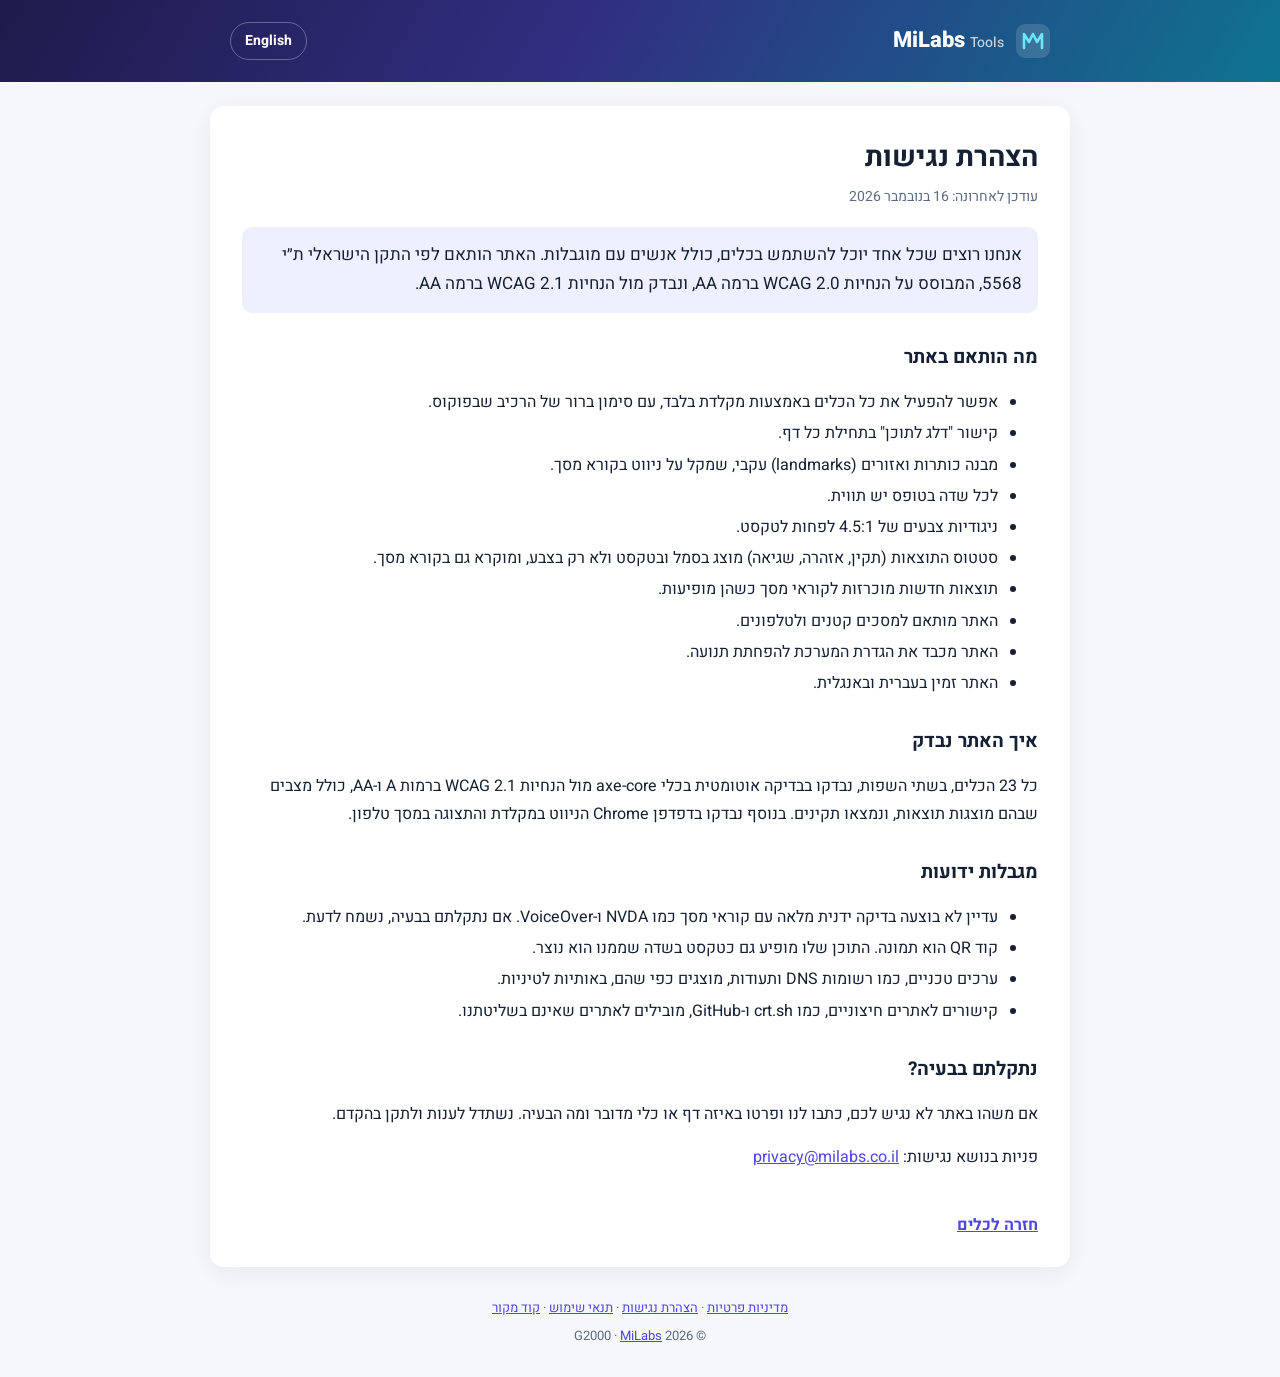
<file: accessibility.html>
<!DOCTYPE html>
<html lang="he" dir="rtl">
<head>
<meta charset="utf-8">
<meta name="viewport" content="width=device-width, initial-scale=1">
<title>הצהרת נגישות – MiLabs Tools</title>
<meta name="description" content="הצהרת הנגישות של MiLabs Tools: התאמות הנגישות באתר, אופן הבדיקה ופרטי קשר.">
<link rel="canonical" href="https://tools.milabs.co.il/accessibility.html">
<link rel="alternate" hreflang="he" href="https://tools.milabs.co.il/accessibility.html">
<link rel="alternate" hreflang="en" href="https://tools.milabs.co.il/en/accessibility.html">
<link rel="icon" href="favicon.svg" type="image/svg+xml">
<link rel="stylesheet" href="legal.css">
</head>
<body>
<header class="top">
  <div class="wrap">
    <a class="skip" href="#main">דלג לתוכן</a>
    <a class="brand" href="./"><svg width="34" height="34" viewBox="0 0 34 34" aria-hidden="true"><rect width="34" height="34" rx="9" fill="#fff" fill-opacity=".14"/><path d="M8 24V10l5 8 4-8 4 8 5-8v14" fill="none" stroke="#67e8f9" stroke-width="2.6" stroke-linecap="round" stroke-linejoin="round"/></svg><span>MiLabs <small>Tools</small></span></a>
    <a class="langsw" href="en/accessibility.html" hreflang="en" lang="en">English</a>
  </div>
</header>
<main id="main" class="wrap doc">
  <h1>הצהרת נגישות</h1>
  <p class="updated">עודכן לאחרונה: 16 בנובמבר 2026</p>

  <p class="lead">אנחנו רוצים שכל אחד יוכל להשתמש בכלים, כולל אנשים עם מוגבלות. האתר הותאם לפי התקן הישראלי ת״י 5568, המבוסס על הנחיות WCAG 2.0 ברמה AA, ונבדק מול הנחיות WCAG 2.1 ברמה AA.</p>

  <h2>מה הותאם באתר</h2>
  <ul>
    <li>אפשר להפעיל את כל הכלים באמצעות מקלדת בלבד, עם סימון ברור של הרכיב שבפוקוס.</li>
    <li>קישור "דלג לתוכן" בתחילת כל דף.</li>
    <li>מבנה כותרות ואזורים (landmarks) עקבי, שמקל על ניווט בקורא מסך.</li>
    <li>לכל שדה בטופס יש תווית.</li>
    <li>ניגודיות צבעים של 4.5:1 לפחות לטקסט.</li>
    <li>סטטוס התוצאות (תקין, אזהרה, שגיאה) מוצג בסמל ובטקסט ולא רק בצבע, ומוקרא גם בקורא מסך.</li>
    <li>תוצאות חדשות מוכרזות לקוראי מסך כשהן מופיעות.</li>
    <li>האתר מותאם למסכים קטנים ולטלפונים.</li>
    <li>האתר מכבד את הגדרת המערכת להפחתת תנועה.</li>
    <li>האתר זמין בעברית ובאנגלית.</li>
  </ul>

  <h2>איך האתר נבדק</h2>
  <p>כל 23 הכלים, בשתי השפות, נבדקו בבדיקה אוטומטית בכלי axe-core מול הנחיות WCAG 2.1 ברמות A ו-AA, כולל מצבים שבהם מוצגות תוצאות, ונמצאו תקינים. בנוסף נבדקו בדפדפן Chrome הניווט במקלדת והתצוגה במסך טלפון.</p>

  <h2>מגבלות ידועות</h2>
  <ul>
    <li>עדיין לא בוצעה בדיקה ידנית מלאה עם קוראי מסך כמו NVDA ו-VoiceOver. אם נתקלתם בבעיה, נשמח לדעת.</li>
    <li>קוד QR הוא תמונה. התוכן שלו מופיע גם כטקסט בשדה שממנו הוא נוצר.</li>
    <li>ערכים טכניים, כמו רשומות DNS ותעודות, מוצגים כפי שהם, באותיות לטיניות.</li>
    <li>קישורים לאתרים חיצוניים, כמו crt.sh ו-GitHub, מובילים לאתרים שאינם בשליטתנו.</li>
  </ul>

  <h2>נתקלתם בבעיה?</h2>
  <p>אם משהו באתר לא נגיש לכם, כתבו לנו ופרטו באיזה דף או כלי מדובר ומה הבעיה. נשתדל לענות ולתקן בהקדם.</p>
  <p>פניות בנושא נגישות: <a href="mailto:privacy@milabs.co.il">privacy@milabs.co.il</a></p>

  <a class="back" href="./">חזרה לכלים</a>
</main>
<footer>
  <nav class="footlinks" aria-label="מידע משפטי"><a href="privacy.html">מדיניות פרטיות</a> · <a href="accessibility.html">הצהרת נגישות</a> · <a href="terms.html">תנאי שימוש</a> · <a href="https://github.com/Milabs-il/free-it-tools">קוד מקור</a></nav>
  <div>© <span id="yr">2026</span> G2000 · <a href="https://milabs.co.il">MiLabs</a></div>
</footer>
</body>
</html>
</file>
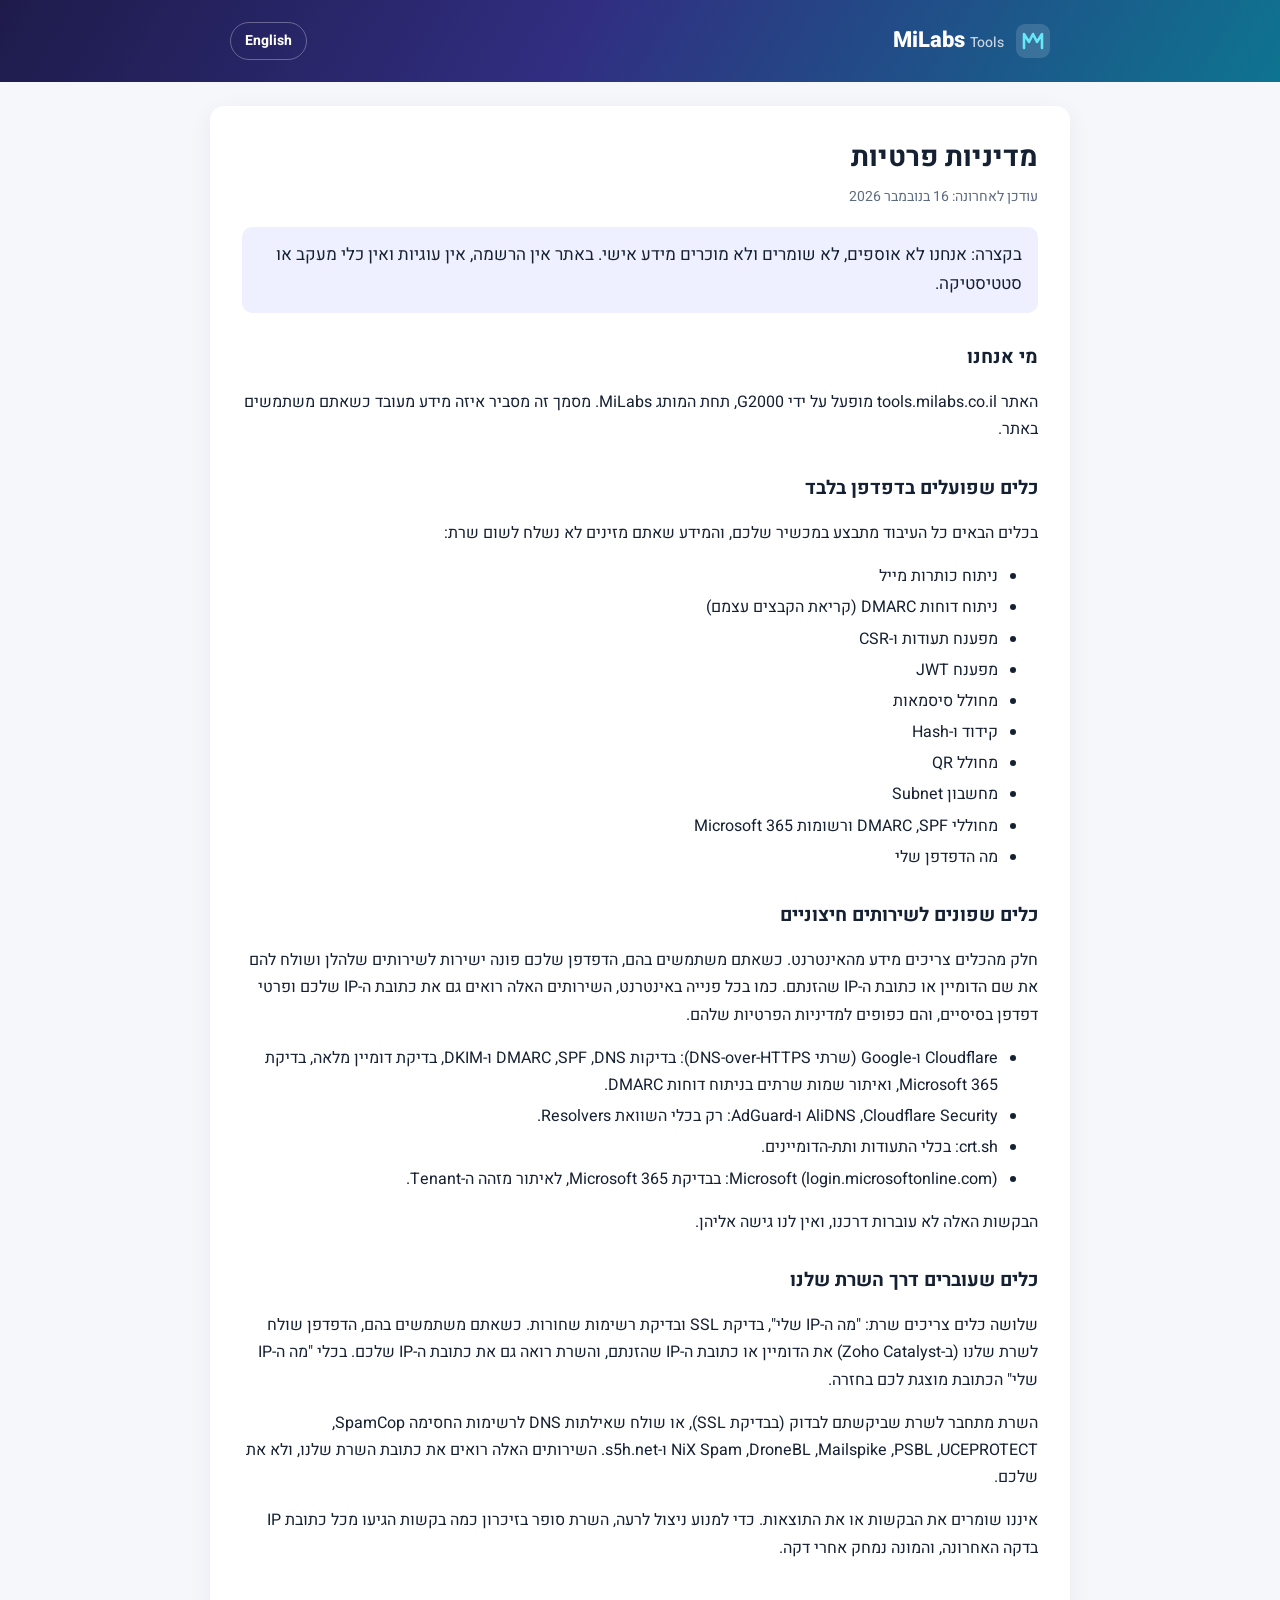
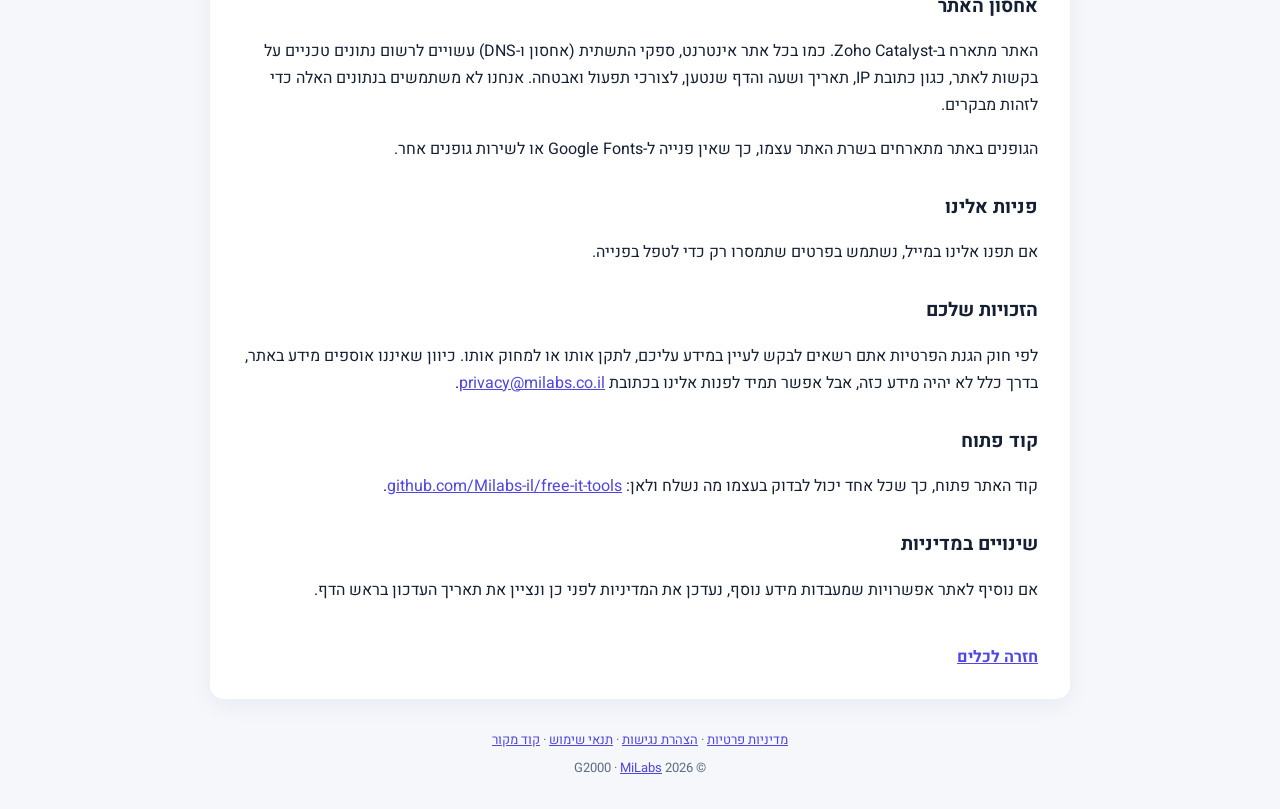
<file: privacy.html>
<!DOCTYPE html>
<html lang="he" dir="rtl">
<head>
<meta charset="utf-8">
<meta name="viewport" content="width=device-width, initial-scale=1">
<title>מדיניות פרטיות – MiLabs Tools</title>
<meta name="description" content="מדיניות הפרטיות של MiLabs Tools: איזה מידע מעובד כשמשתמשים בכלים, ולאן נשלחות בקשות.">
<link rel="canonical" href="https://tools.milabs.co.il/privacy.html">
<link rel="alternate" hreflang="he" href="https://tools.milabs.co.il/privacy.html">
<link rel="alternate" hreflang="en" href="https://tools.milabs.co.il/en/privacy.html">
<link rel="icon" href="favicon.svg" type="image/svg+xml">
<link rel="stylesheet" href="legal.css">
</head>
<body>
<header class="top">
  <div class="wrap">
    <a class="skip" href="#main">דלג לתוכן</a>
    <a class="brand" href="./"><svg width="34" height="34" viewBox="0 0 34 34" aria-hidden="true"><rect width="34" height="34" rx="9" fill="#fff" fill-opacity=".14"/><path d="M8 24V10l5 8 4-8 4 8 5-8v14" fill="none" stroke="#67e8f9" stroke-width="2.6" stroke-linecap="round" stroke-linejoin="round"/></svg><span>MiLabs <small>Tools</small></span></a>
    <a class="langsw" href="en/privacy.html" hreflang="en" lang="en">English</a>
  </div>
</header>
<main id="main" class="wrap doc">
  <h1>מדיניות פרטיות</h1>
  <p class="updated">עודכן לאחרונה: 16 בנובמבר 2026</p>

  <p class="lead">בקצרה: אנחנו לא אוספים, לא שומרים ולא מוכרים מידע אישי. באתר אין הרשמה, אין עוגיות ואין כלי מעקב או סטטיסטיקה.</p>

  <h2>מי אנחנו</h2>
  <p>האתר tools.milabs.co.il מופעל על ידי G2000, תחת המותג MiLabs. מסמך זה מסביר איזה מידע מעובד כשאתם משתמשים באתר.</p>

  <h2>כלים שפועלים בדפדפן בלבד</h2>
  <p>בכלים הבאים כל העיבוד מתבצע במכשיר שלכם, והמידע שאתם מזינים לא נשלח לשום שרת:</p>
  <ul>
    <li>ניתוח כותרות מייל</li>
    <li>ניתוח דוחות DMARC (קריאת הקבצים עצמם)</li>
    <li>מפענח תעודות ו-CSR</li>
    <li>מפענח JWT</li>
    <li>מחולל סיסמאות</li>
    <li>קידוד ו-Hash</li>
    <li>מחולל QR</li>
    <li>מחשבון Subnet</li>
    <li>מחוללי SPF, ‏DMARC ורשומות Microsoft 365</li>
    <li>מה הדפדפן שלי</li>
  </ul>

  <h2>כלים שפונים לשירותים חיצוניים</h2>
  <p>חלק מהכלים צריכים מידע מהאינטרנט. כשאתם משתמשים בהם, הדפדפן שלכם פונה ישירות לשירותים שלהלן ושולח להם את שם הדומיין או כתובת ה-IP שהזנתם. כמו בכל פנייה באינטרנט, השירותים האלה רואים גם את כתובת ה-IP שלכם ופרטי דפדפן בסיסיים, והם כפופים למדיניות הפרטיות שלהם.</p>
  <ul>
    <li>Cloudflare ו-Google (שרתי DNS-over-HTTPS): בדיקות DNS, ‏SPF, ‏DMARC ו-DKIM, בדיקת דומיין מלאה, בדיקת Microsoft 365, ואיתור שמות שרתים בניתוח דוחות DMARC.</li>
    <li>Cloudflare Security, ‏AliDNS ו-AdGuard: רק בכלי השוואת Resolvers.</li>
    <li>crt.sh: בכלי התעודות ותת-הדומיינים.</li>
    <li>Microsoft (login.microsoftonline.com): בבדיקת Microsoft 365, לאיתור מזהה ה-Tenant.</li>
  </ul>
  <p>הבקשות האלה לא עוברות דרכנו, ואין לנו גישה אליהן.</p>

  <h2>כלים שעוברים דרך השרת שלנו</h2>
  <p>שלושה כלים צריכים שרת: "מה ה-IP שלי", בדיקת SSL ובדיקת רשימות שחורות. כשאתם משתמשים בהם, הדפדפן שולח לשרת שלנו (ב-Zoho Catalyst) את הדומיין או כתובת ה-IP שהזנתם, והשרת רואה גם את כתובת ה-IP שלכם. בכלי "מה ה-IP שלי" הכתובת מוצגת לכם בחזרה.</p>
  <p>השרת מתחבר לשרת שביקשתם לבדוק (בבדיקת SSL), או שולח שאילתות DNS לרשימות החסימה SpamCop, ‏UCEPROTECT, ‏PSBL, ‏Mailspike, ‏DroneBL, ‏NiX Spam ו-s5h.net. השירותים האלה רואים את כתובת השרת שלנו, ולא את שלכם.</p>
  <p>איננו שומרים את הבקשות או את התוצאות. כדי למנוע ניצול לרעה, השרת סופר בזיכרון כמה בקשות הגיעו מכל כתובת IP בדקה האחרונה, והמונה נמחק אחרי דקה.</p>

  <h2>אחסון האתר</h2>
  <p>האתר מתארח ב-Zoho Catalyst. כמו בכל אתר אינטרנט, ספקי התשתית (אחסון ו-DNS) עשויים לרשום נתונים טכניים על בקשות לאתר, כגון כתובת IP, תאריך ושעה והדף שנטען, לצורכי תפעול ואבטחה. אנחנו לא משתמשים בנתונים האלה כדי לזהות מבקרים.</p>
  <p>הגופנים באתר מתארחים בשרת האתר עצמו, כך שאין פנייה ל-Google Fonts או לשירות גופנים אחר.</p>

  <h2>פניות אלינו</h2>
  <p>אם תפנו אלינו במייל, נשתמש בפרטים שתמסרו רק כדי לטפל בפנייה.</p>

  <h2>הזכויות שלכם</h2>
  <p>לפי חוק הגנת הפרטיות אתם רשאים לבקש לעיין במידע עליכם, לתקן אותו או למחוק אותו. כיוון שאיננו אוספים מידע באתר, בדרך כלל לא יהיה מידע כזה, אבל אפשר תמיד לפנות אלינו בכתובת <a href="mailto:privacy@milabs.co.il">privacy@milabs.co.il</a>.</p>

  <h2>קוד פתוח</h2>
  <p>קוד האתר פתוח, כך שכל אחד יכול לבדוק בעצמו מה נשלח ולאן: <a href="https://github.com/Milabs-il/free-it-tools">github.com/Milabs-il/free-it-tools</a>.</p>

  <h2>שינויים במדיניות</h2>
  <p>אם נוסיף לאתר אפשרויות שמעבדות מידע נוסף, נעדכן את המדיניות לפני כן ונציין את תאריך העדכון בראש הדף.</p>

  <a class="back" href="./">חזרה לכלים</a>
</main>
<footer>
  <nav class="footlinks" aria-label="מידע משפטי"><a href="privacy.html">מדיניות פרטיות</a> · <a href="accessibility.html">הצהרת נגישות</a> · <a href="terms.html">תנאי שימוש</a> · <a href="https://github.com/Milabs-il/free-it-tools">קוד מקור</a></nav>
  <div>© <span id="yr">2026</span> G2000 · <a href="https://milabs.co.il">MiLabs</a></div>
</footer>
</body>
</html>
</file>
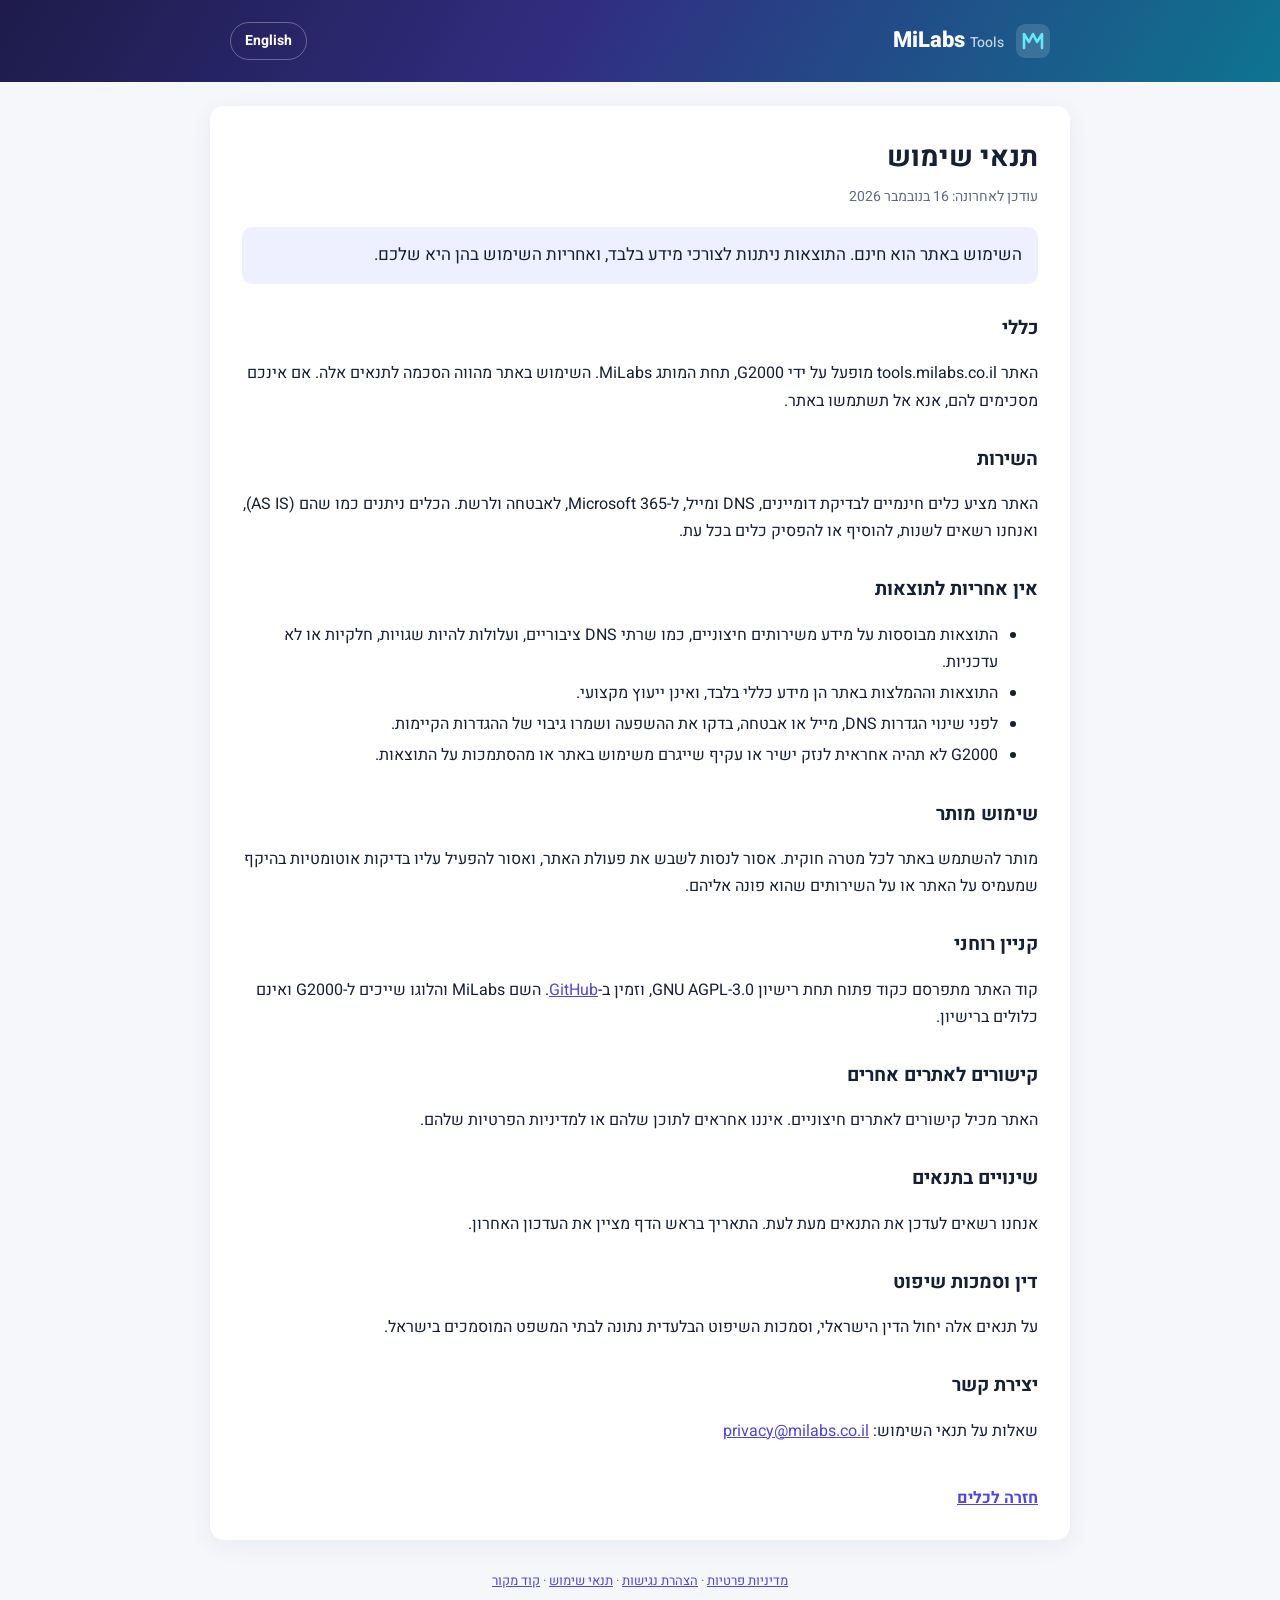
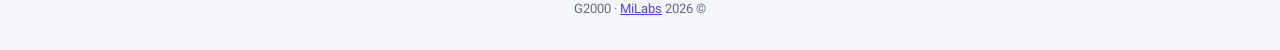
<file: terms.html>
<!DOCTYPE html>
<html lang="he" dir="rtl">
<head>
<meta charset="utf-8">
<meta name="viewport" content="width=device-width, initial-scale=1">
<title>תנאי שימוש – MiLabs Tools</title>
<meta name="description" content="תנאי השימוש בכלים החינמיים של MiLabs Tools.">
<link rel="canonical" href="https://tools.milabs.co.il/terms.html">
<link rel="alternate" hreflang="he" href="https://tools.milabs.co.il/terms.html">
<link rel="alternate" hreflang="en" href="https://tools.milabs.co.il/en/terms.html">
<link rel="icon" href="favicon.svg" type="image/svg+xml">
<link rel="stylesheet" href="legal.css">
</head>
<body>
<header class="top">
  <div class="wrap">
    <a class="skip" href="#main">דלג לתוכן</a>
    <a class="brand" href="./"><svg width="34" height="34" viewBox="0 0 34 34" aria-hidden="true"><rect width="34" height="34" rx="9" fill="#fff" fill-opacity=".14"/><path d="M8 24V10l5 8 4-8 4 8 5-8v14" fill="none" stroke="#67e8f9" stroke-width="2.6" stroke-linecap="round" stroke-linejoin="round"/></svg><span>MiLabs <small>Tools</small></span></a>
    <a class="langsw" href="en/terms.html" hreflang="en" lang="en">English</a>
  </div>
</header>
<main id="main" class="wrap doc">
  <h1>תנאי שימוש</h1>
  <p class="updated">עודכן לאחרונה: 16 בנובמבר 2026</p>

  <p class="lead">השימוש באתר הוא חינם. התוצאות ניתנות לצורכי מידע בלבד, ואחריות השימוש בהן היא שלכם.</p>

  <h2>כללי</h2>
  <p>האתר tools.milabs.co.il מופעל על ידי G2000, תחת המותג MiLabs. השימוש באתר מהווה הסכמה לתנאים אלה. אם אינכם מסכימים להם, אנא אל תשתמשו באתר.</p>

  <h2>השירות</h2>
  <p>האתר מציע כלים חינמיים לבדיקת דומיינים, DNS ומייל, ל-Microsoft 365, לאבטחה ולרשת. הכלים ניתנים כמו שהם (AS IS), ואנחנו רשאים לשנות, להוסיף או להפסיק כלים בכל עת.</p>

  <h2>אין אחריות לתוצאות</h2>
  <ul>
    <li>התוצאות מבוססות על מידע משירותים חיצוניים, כמו שרתי DNS ציבוריים, ועלולות להיות שגויות, חלקיות או לא עדכניות.</li>
    <li>התוצאות וההמלצות באתר הן מידע כללי בלבד, ואינן ייעוץ מקצועי.</li>
    <li>לפני שינוי הגדרות DNS, מייל או אבטחה, בדקו את ההשפעה ושמרו גיבוי של ההגדרות הקיימות.</li>
    <li>G2000 לא תהיה אחראית לנזק ישיר או עקיף שייגרם משימוש באתר או מהסתמכות על התוצאות.</li>
  </ul>

  <h2>שימוש מותר</h2>
  <p>מותר להשתמש באתר לכל מטרה חוקית. אסור לנסות לשבש את פעולת האתר, ואסור להפעיל עליו בדיקות אוטומטיות בהיקף שמעמיס על האתר או על השירותים שהוא פונה אליהם.</p>

  <h2>קניין רוחני</h2>
  <p>קוד האתר מתפרסם כקוד פתוח תחת רישיון GNU AGPL-3.0, וזמין ב-<a href="https://github.com/Milabs-il/free-it-tools">GitHub</a>. השם MiLabs והלוגו שייכים ל-G2000 ואינם כלולים ברישיון.</p>

  <h2>קישורים לאתרים אחרים</h2>
  <p>האתר מכיל קישורים לאתרים חיצוניים. איננו אחראים לתוכן שלהם או למדיניות הפרטיות שלהם.</p>

  <h2>שינויים בתנאים</h2>
  <p>אנחנו רשאים לעדכן את התנאים מעת לעת. התאריך בראש הדף מציין את העדכון האחרון.</p>

  <h2>דין וסמכות שיפוט</h2>
  <p>על תנאים אלה יחול הדין הישראלי, וסמכות השיפוט הבלעדית נתונה לבתי המשפט המוסמכים בישראל.</p>

  <h2>יצירת קשר</h2>
  <p>שאלות על תנאי השימוש: <a href="mailto:privacy@milabs.co.il">privacy@milabs.co.il</a></p>

  <a class="back" href="./">חזרה לכלים</a>
</main>
<footer>
  <nav class="footlinks" aria-label="מידע משפטי"><a href="privacy.html">מדיניות פרטיות</a> · <a href="accessibility.html">הצהרת נגישות</a> · <a href="terms.html">תנאי שימוש</a> · <a href="https://github.com/Milabs-il/free-it-tools">קוד מקור</a></nav>
  <div>© <span id="yr">2026</span> G2000 · <a href="https://milabs.co.il">MiLabs</a></div>
</footer>
</body>
</html>
</file>
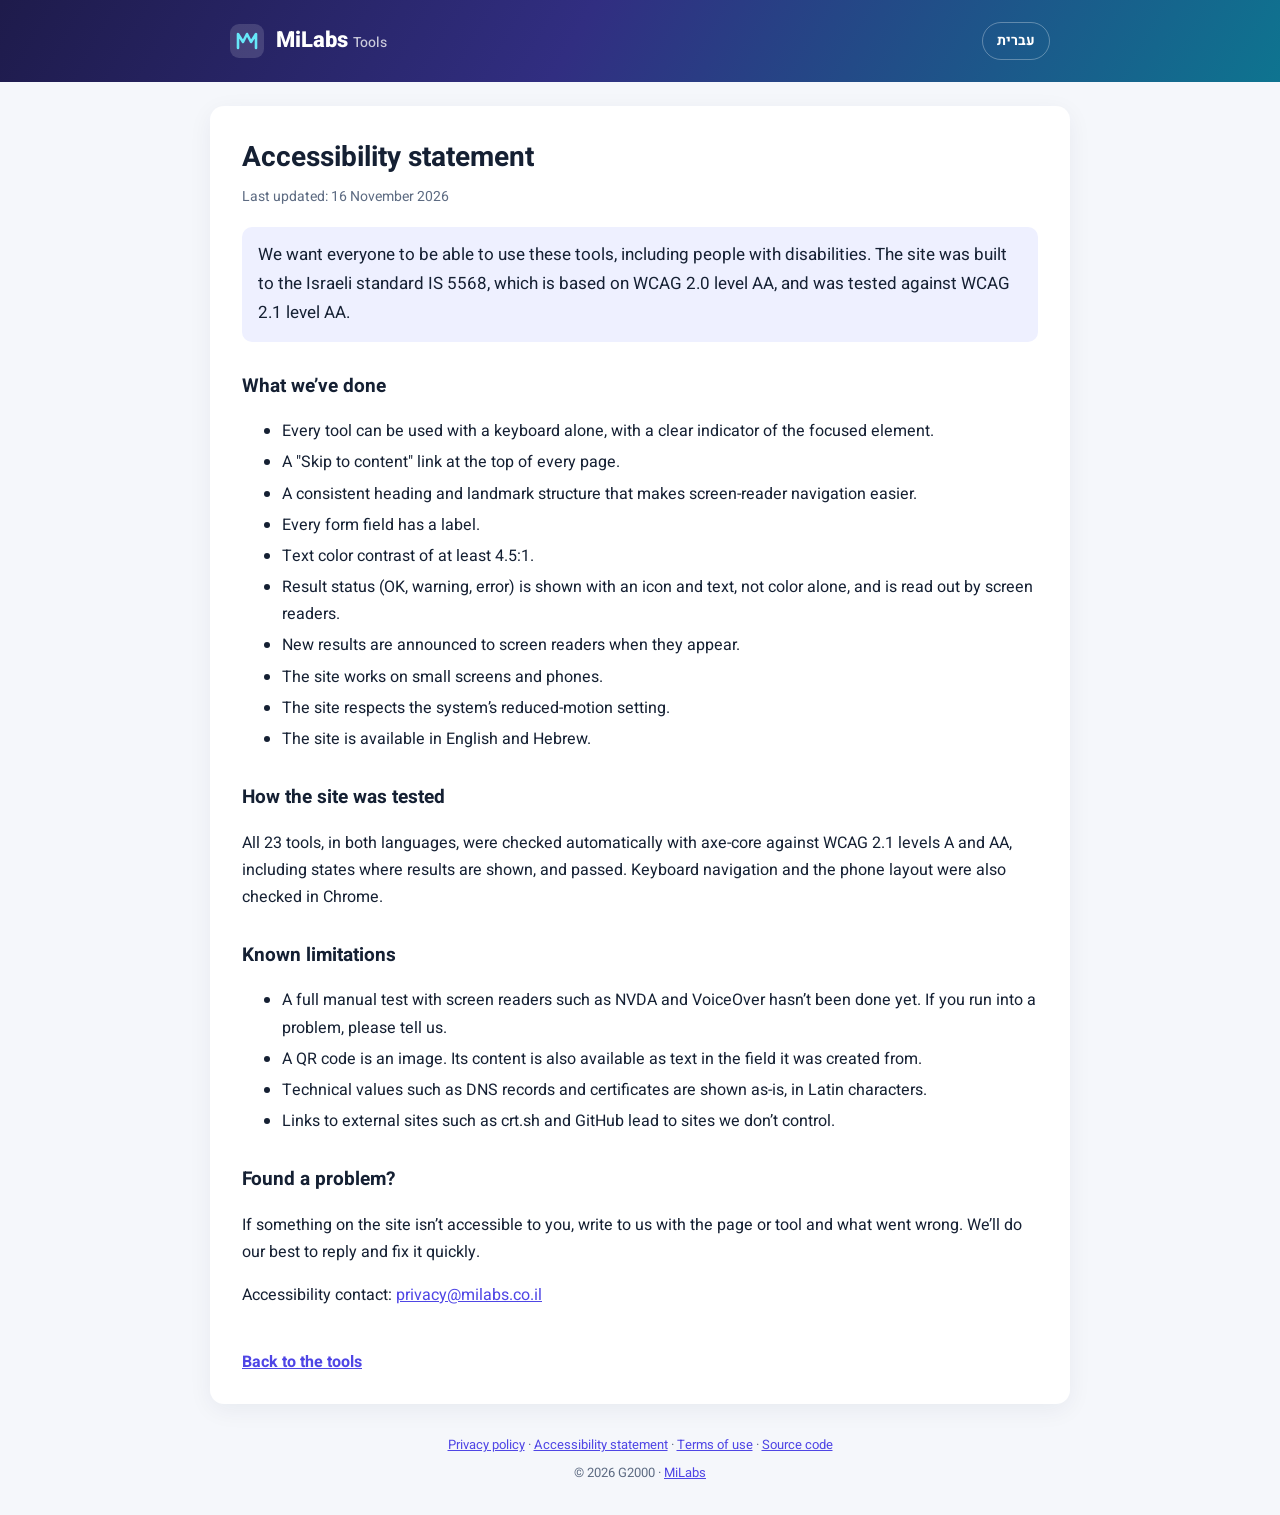
<file: en/accessibility.html>
<!DOCTYPE html>
<html lang="en" dir="ltr">
<head>
<meta charset="utf-8">
<meta name="viewport" content="width=device-width, initial-scale=1">
<title>Accessibility statement – MiLabs Tools</title>
<meta name="description" content="MiLabs Tools accessibility statement: accessibility features, how the site was tested, and how to contact us.">
<link rel="canonical" href="https://tools.milabs.co.il/en/accessibility.html">
<link rel="alternate" hreflang="he" href="https://tools.milabs.co.il/accessibility.html">
<link rel="alternate" hreflang="en" href="https://tools.milabs.co.il/en/accessibility.html">
<link rel="icon" href="../favicon.svg" type="image/svg+xml">
<link rel="stylesheet" href="../legal.css">
</head>
<body>
<header class="top">
  <div class="wrap">
    <a class="skip" href="#main">Skip to content</a>
    <a class="brand" href="./"><svg width="34" height="34" viewBox="0 0 34 34" aria-hidden="true"><rect width="34" height="34" rx="9" fill="#fff" fill-opacity=".14"/><path d="M8 24V10l5 8 4-8 4 8 5-8v14" fill="none" stroke="#67e8f9" stroke-width="2.6" stroke-linecap="round" stroke-linejoin="round"/></svg><span>MiLabs <small>Tools</small></span></a>
    <a class="langsw" href="../accessibility.html" hreflang="he" lang="he">עברית</a>
  </div>
</header>
<main id="main" class="wrap doc">
  <h1>Accessibility statement</h1>
  <p class="updated">Last updated: 16 November 2026</p>

  <p class="lead">We want everyone to be able to use these tools, including people with disabilities. The site was built to the Israeli standard IS 5568, which is based on WCAG 2.0 level AA, and was tested against WCAG 2.1 level AA.</p>

  <h2>What we’ve done</h2>
  <ul>
    <li>Every tool can be used with a keyboard alone, with a clear indicator of the focused element.</li>
    <li>A "Skip to content" link at the top of every page.</li>
    <li>A consistent heading and landmark structure that makes screen-reader navigation easier.</li>
    <li>Every form field has a label.</li>
    <li>Text color contrast of at least 4.5:1.</li>
    <li>Result status (OK, warning, error) is shown with an icon and text, not color alone, and is read out by screen readers.</li>
    <li>New results are announced to screen readers when they appear.</li>
    <li>The site works on small screens and phones.</li>
    <li>The site respects the system’s reduced-motion setting.</li>
    <li>The site is available in English and Hebrew.</li>
  </ul>

  <h2>How the site was tested</h2>
  <p>All 23 tools, in both languages, were checked automatically with axe-core against WCAG 2.1 levels A and AA, including states where results are shown, and passed. Keyboard navigation and the phone layout were also checked in Chrome.</p>

  <h2>Known limitations</h2>
  <ul>
    <li>A full manual test with screen readers such as NVDA and VoiceOver hasn’t been done yet. If you run into a problem, please tell us.</li>
    <li>A QR code is an image. Its content is also available as text in the field it was created from.</li>
    <li>Technical values such as DNS records and certificates are shown as-is, in Latin characters.</li>
    <li>Links to external sites such as crt.sh and GitHub lead to sites we don’t control.</li>
  </ul>

  <h2>Found a problem?</h2>
  <p>If something on the site isn’t accessible to you, write to us with the page or tool and what went wrong. We’ll do our best to reply and fix it quickly.</p>
  <p>Accessibility contact: <a href="mailto:privacy@milabs.co.il">privacy@milabs.co.il</a></p>

  <a class="back" href="./">Back to the tools</a>
</main>
<footer>
  <nav class="footlinks" aria-label="Legal information"><a href="privacy.html">Privacy policy</a> · <a href="accessibility.html">Accessibility statement</a> · <a href="terms.html">Terms of use</a> · <a href="https://github.com/Milabs-il/free-it-tools">Source code</a></nav>
  <div>© <span id="yr">2026</span> G2000 · <a href="https://milabs.co.il">MiLabs</a></div>
</footer>
</body>
</html>
</file>
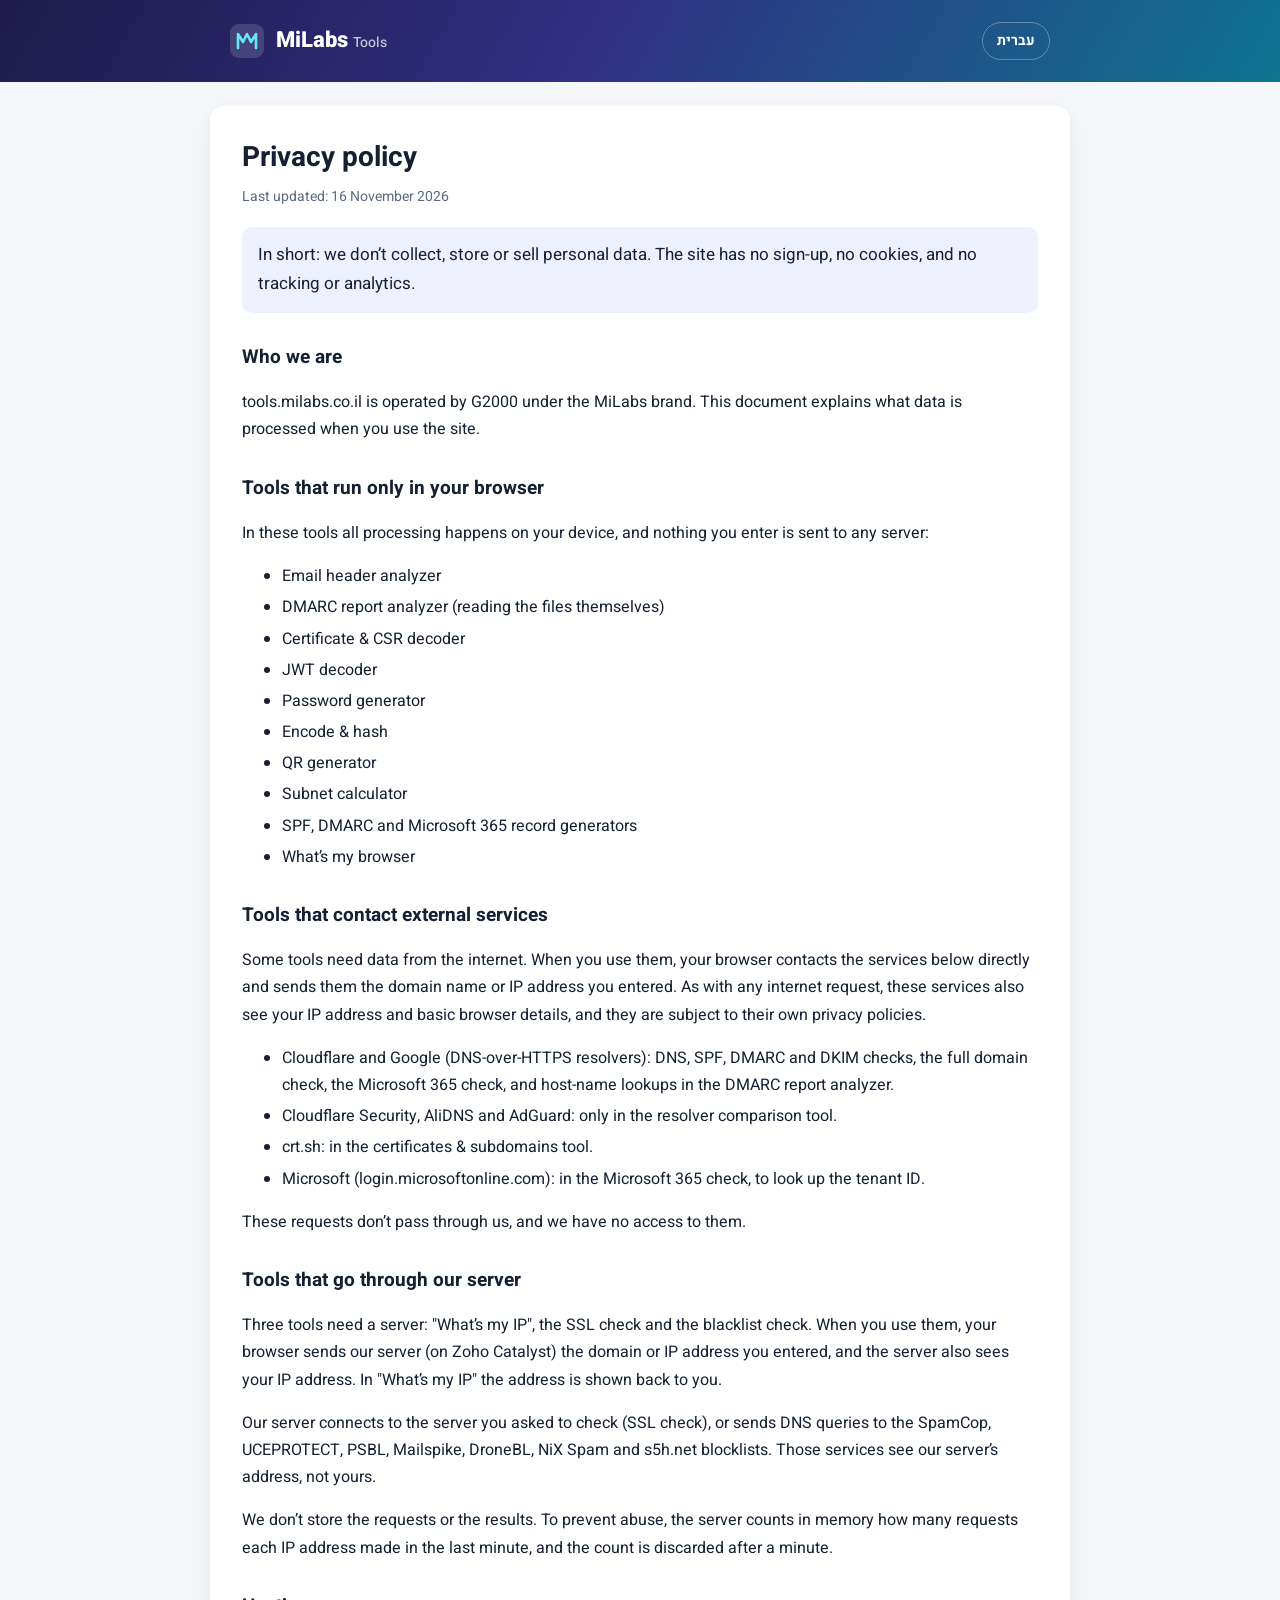
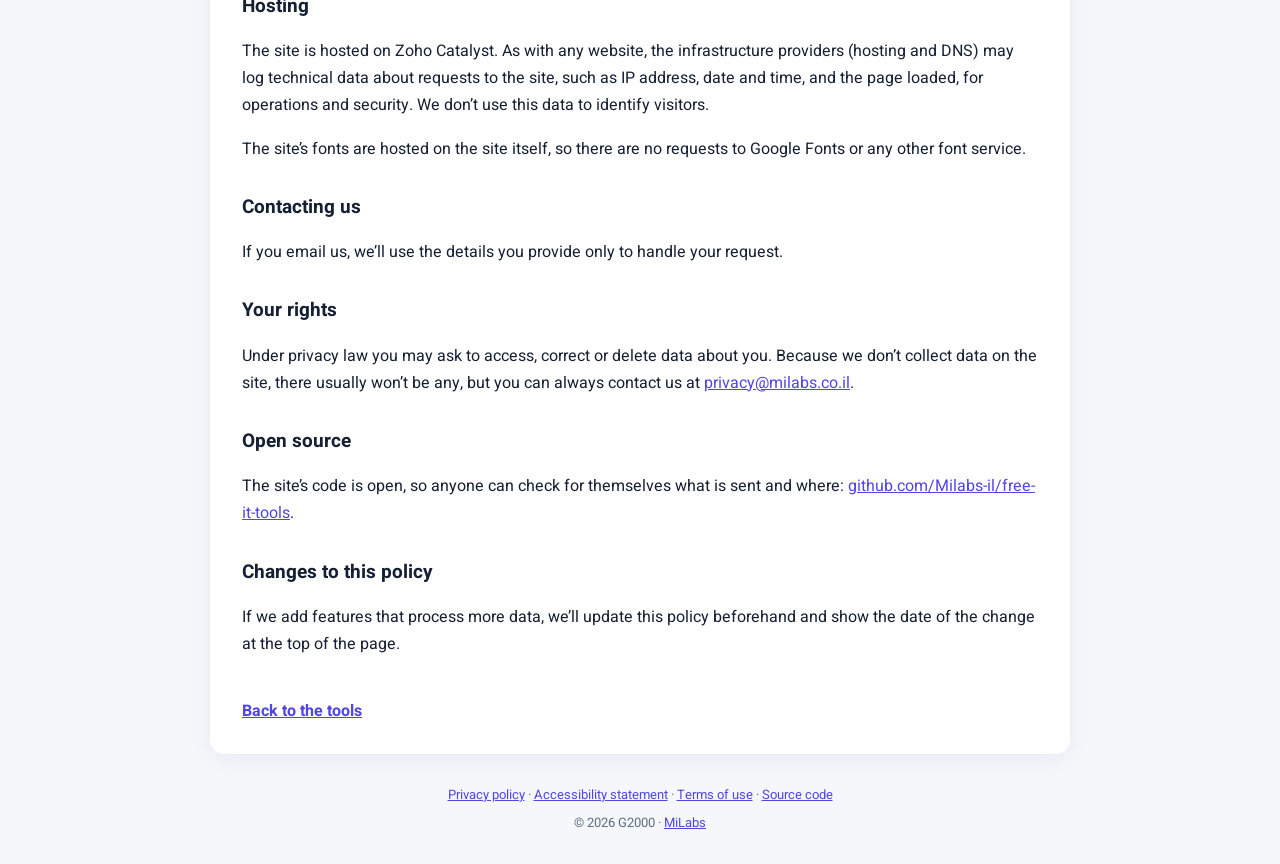
<file: en/privacy.html>
<!DOCTYPE html>
<html lang="en" dir="ltr">
<head>
<meta charset="utf-8">
<meta name="viewport" content="width=device-width, initial-scale=1">
<title>Privacy policy – MiLabs Tools</title>
<meta name="description" content="MiLabs Tools privacy policy: what data is processed when you use the tools, and where requests are sent.">
<link rel="canonical" href="https://tools.milabs.co.il/en/privacy.html">
<link rel="alternate" hreflang="he" href="https://tools.milabs.co.il/privacy.html">
<link rel="alternate" hreflang="en" href="https://tools.milabs.co.il/en/privacy.html">
<link rel="icon" href="../favicon.svg" type="image/svg+xml">
<link rel="stylesheet" href="../legal.css">
</head>
<body>
<header class="top">
  <div class="wrap">
    <a class="skip" href="#main">Skip to content</a>
    <a class="brand" href="./"><svg width="34" height="34" viewBox="0 0 34 34" aria-hidden="true"><rect width="34" height="34" rx="9" fill="#fff" fill-opacity=".14"/><path d="M8 24V10l5 8 4-8 4 8 5-8v14" fill="none" stroke="#67e8f9" stroke-width="2.6" stroke-linecap="round" stroke-linejoin="round"/></svg><span>MiLabs <small>Tools</small></span></a>
    <a class="langsw" href="../privacy.html" hreflang="he" lang="he">עברית</a>
  </div>
</header>
<main id="main" class="wrap doc">
  <h1>Privacy policy</h1>
  <p class="updated">Last updated: 16 November 2026</p>

  <p class="lead">In short: we don’t collect, store or sell personal data. The site has no sign-up, no cookies, and no tracking or analytics.</p>

  <h2>Who we are</h2>
  <p>tools.milabs.co.il is operated by G2000 under the MiLabs brand. This document explains what data is processed when you use the site.</p>

  <h2>Tools that run only in your browser</h2>
  <p>In these tools all processing happens on your device, and nothing you enter is sent to any server:</p>
  <ul>
    <li>Email header analyzer</li>
    <li>DMARC report analyzer (reading the files themselves)</li>
    <li>Certificate & CSR decoder</li>
    <li>JWT decoder</li>
    <li>Password generator</li>
    <li>Encode & hash</li>
    <li>QR generator</li>
    <li>Subnet calculator</li>
    <li>SPF, DMARC and Microsoft 365 record generators</li>
    <li>What’s my browser</li>
  </ul>

  <h2>Tools that contact external services</h2>
  <p>Some tools need data from the internet. When you use them, your browser contacts the services below directly and sends them the domain name or IP address you entered. As with any internet request, these services also see your IP address and basic browser details, and they are subject to their own privacy policies.</p>
  <ul>
    <li>Cloudflare and Google (DNS-over-HTTPS resolvers): DNS, SPF, DMARC and DKIM checks, the full domain check, the Microsoft 365 check, and host-name lookups in the DMARC report analyzer.</li>
    <li>Cloudflare Security, AliDNS and AdGuard: only in the resolver comparison tool.</li>
    <li>crt.sh: in the certificates & subdomains tool.</li>
    <li>Microsoft (login.microsoftonline.com): in the Microsoft 365 check, to look up the tenant ID.</li>
  </ul>
  <p>These requests don’t pass through us, and we have no access to them.</p>

  <h2>Tools that go through our server</h2>
  <p>Three tools need a server: "What’s my IP", the SSL check and the blacklist check. When you use them, your browser sends our server (on Zoho Catalyst) the domain or IP address you entered, and the server also sees your IP address. In "What’s my IP" the address is shown back to you.</p>
  <p>Our server connects to the server you asked to check (SSL check), or sends DNS queries to the SpamCop, UCEPROTECT, PSBL, Mailspike, DroneBL, NiX Spam and s5h.net blocklists. Those services see our server’s address, not yours.</p>
  <p>We don’t store the requests or the results. To prevent abuse, the server counts in memory how many requests each IP address made in the last minute, and the count is discarded after a minute.</p>

  <h2>Hosting</h2>
  <p>The site is hosted on Zoho Catalyst. As with any website, the infrastructure providers (hosting and DNS) may log technical data about requests to the site, such as IP address, date and time, and the page loaded, for operations and security. We don’t use this data to identify visitors.</p>
  <p>The site’s fonts are hosted on the site itself, so there are no requests to Google Fonts or any other font service.</p>

  <h2>Contacting us</h2>
  <p>If you email us, we’ll use the details you provide only to handle your request.</p>

  <h2>Your rights</h2>
  <p>Under privacy law you may ask to access, correct or delete data about you. Because we don’t collect data on the site, there usually won’t be any, but you can always contact us at <a href="mailto:privacy@milabs.co.il">privacy@milabs.co.il</a>.</p>

  <h2>Open source</h2>
  <p>The site’s code is open, so anyone can check for themselves what is sent and where: <a href="https://github.com/Milabs-il/free-it-tools">github.com/Milabs-il/free-it-tools</a>.</p>

  <h2>Changes to this policy</h2>
  <p>If we add features that process more data, we’ll update this policy beforehand and show the date of the change at the top of the page.</p>

  <a class="back" href="./">Back to the tools</a>
</main>
<footer>
  <nav class="footlinks" aria-label="Legal information"><a href="privacy.html">Privacy policy</a> · <a href="accessibility.html">Accessibility statement</a> · <a href="terms.html">Terms of use</a> · <a href="https://github.com/Milabs-il/free-it-tools">Source code</a></nav>
  <div>© <span id="yr">2026</span> G2000 · <a href="https://milabs.co.il">MiLabs</a></div>
</footer>
</body>
</html>
</file>
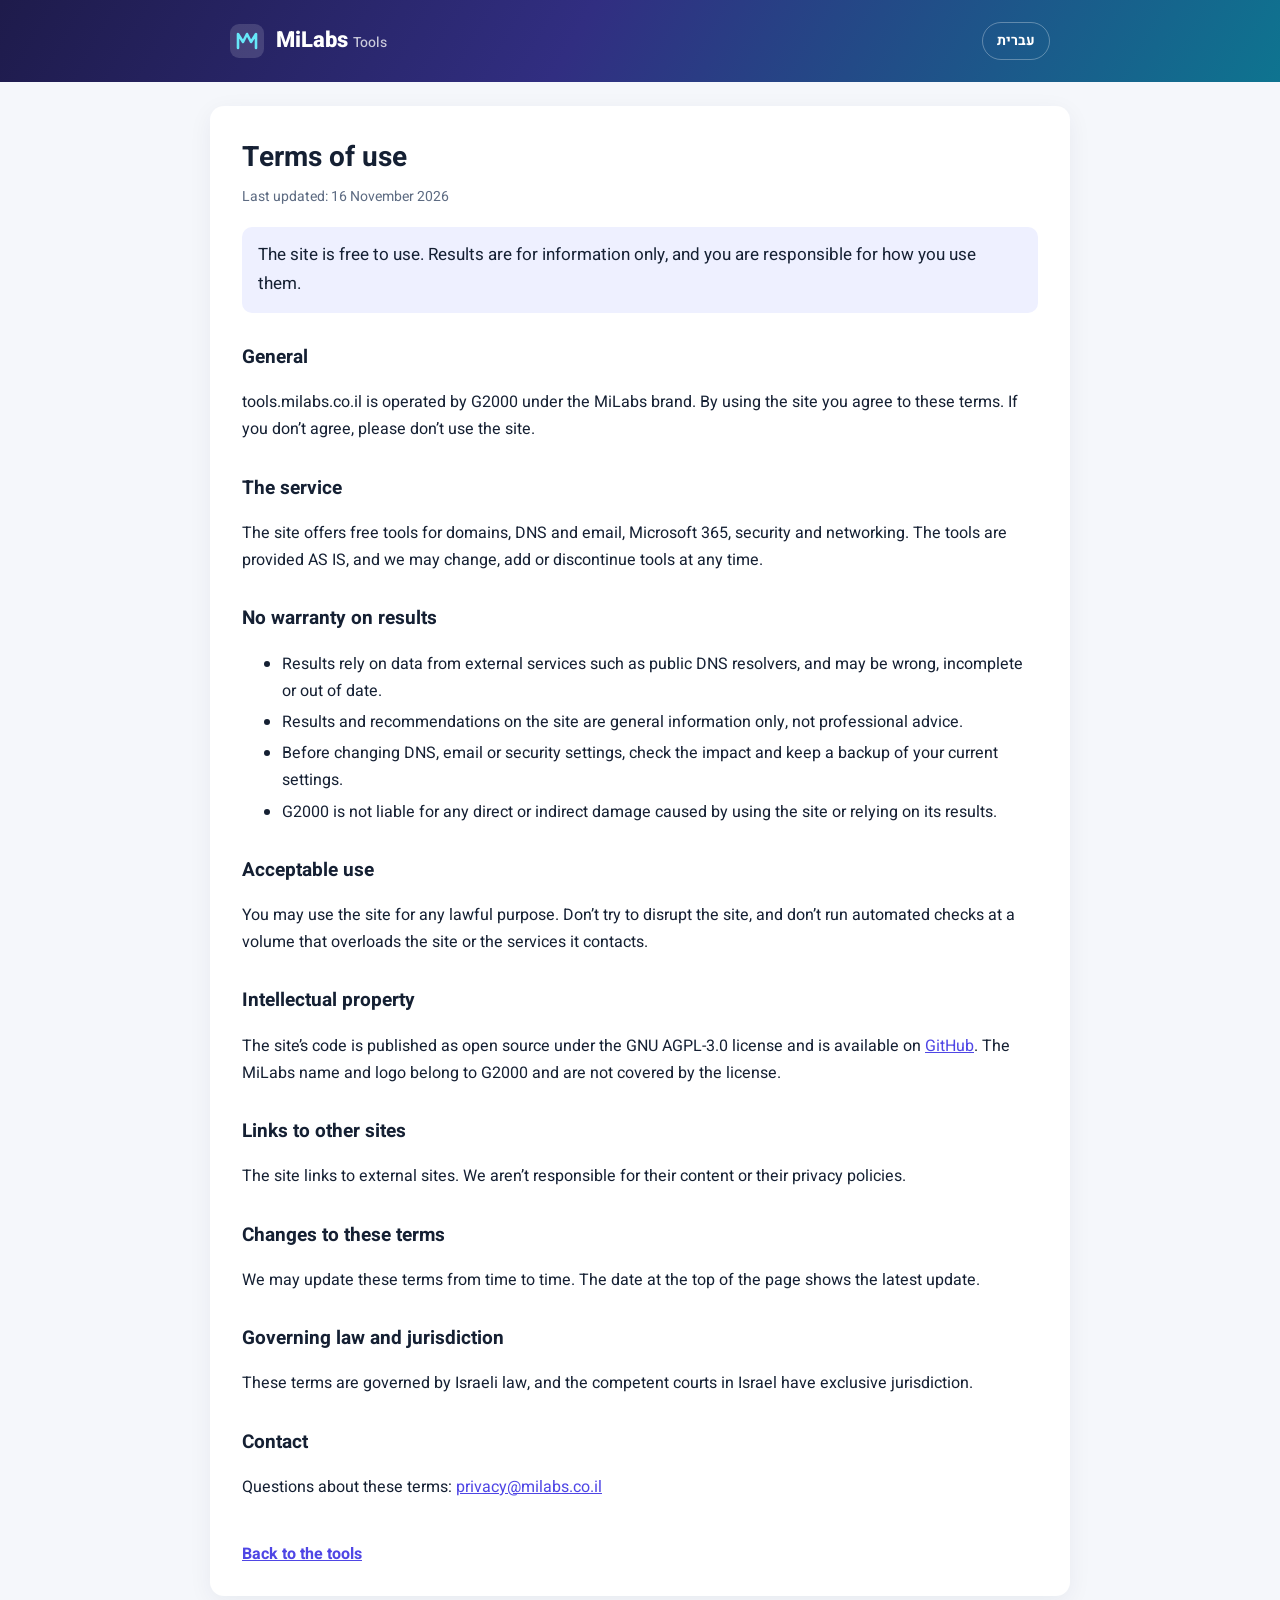
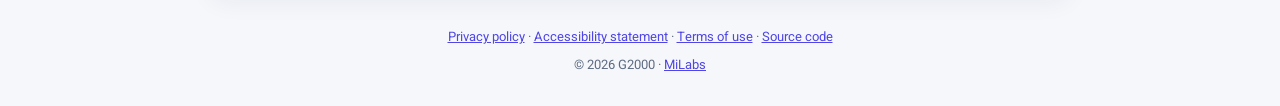
<file: en/terms.html>
<!DOCTYPE html>
<html lang="en" dir="ltr">
<head>
<meta charset="utf-8">
<meta name="viewport" content="width=device-width, initial-scale=1">
<title>Terms of use – MiLabs Tools</title>
<meta name="description" content="Terms of use for the free MiLabs Tools.">
<link rel="canonical" href="https://tools.milabs.co.il/en/terms.html">
<link rel="alternate" hreflang="he" href="https://tools.milabs.co.il/terms.html">
<link rel="alternate" hreflang="en" href="https://tools.milabs.co.il/en/terms.html">
<link rel="icon" href="../favicon.svg" type="image/svg+xml">
<link rel="stylesheet" href="../legal.css">
</head>
<body>
<header class="top">
  <div class="wrap">
    <a class="skip" href="#main">Skip to content</a>
    <a class="brand" href="./"><svg width="34" height="34" viewBox="0 0 34 34" aria-hidden="true"><rect width="34" height="34" rx="9" fill="#fff" fill-opacity=".14"/><path d="M8 24V10l5 8 4-8 4 8 5-8v14" fill="none" stroke="#67e8f9" stroke-width="2.6" stroke-linecap="round" stroke-linejoin="round"/></svg><span>MiLabs <small>Tools</small></span></a>
    <a class="langsw" href="../terms.html" hreflang="he" lang="he">עברית</a>
  </div>
</header>
<main id="main" class="wrap doc">
  <h1>Terms of use</h1>
  <p class="updated">Last updated: 16 November 2026</p>

  <p class="lead">The site is free to use. Results are for information only, and you are responsible for how you use them.</p>

  <h2>General</h2>
  <p>tools.milabs.co.il is operated by G2000 under the MiLabs brand. By using the site you agree to these terms. If you don’t agree, please don’t use the site.</p>

  <h2>The service</h2>
  <p>The site offers free tools for domains, DNS and email, Microsoft 365, security and networking. The tools are provided AS IS, and we may change, add or discontinue tools at any time.</p>

  <h2>No warranty on results</h2>
  <ul>
    <li>Results rely on data from external services such as public DNS resolvers, and may be wrong, incomplete or out of date.</li>
    <li>Results and recommendations on the site are general information only, not professional advice.</li>
    <li>Before changing DNS, email or security settings, check the impact and keep a backup of your current settings.</li>
    <li>G2000 is not liable for any direct or indirect damage caused by using the site or relying on its results.</li>
  </ul>

  <h2>Acceptable use</h2>
  <p>You may use the site for any lawful purpose. Don’t try to disrupt the site, and don’t run automated checks at a volume that overloads the site or the services it contacts.</p>

  <h2>Intellectual property</h2>
  <p>The site’s code is published as open source under the GNU AGPL-3.0 license and is available on <a href="https://github.com/Milabs-il/free-it-tools">GitHub</a>. The MiLabs name and logo belong to G2000 and are not covered by the license.</p>

  <h2>Links to other sites</h2>
  <p>The site links to external sites. We aren’t responsible for their content or their privacy policies.</p>

  <h2>Changes to these terms</h2>
  <p>We may update these terms from time to time. The date at the top of the page shows the latest update.</p>

  <h2>Governing law and jurisdiction</h2>
  <p>These terms are governed by Israeli law, and the competent courts in Israel have exclusive jurisdiction.</p>

  <h2>Contact</h2>
  <p>Questions about these terms: <a href="mailto:privacy@milabs.co.il">privacy@milabs.co.il</a></p>

  <a class="back" href="./">Back to the tools</a>
</main>
<footer>
  <nav class="footlinks" aria-label="Legal information"><a href="privacy.html">Privacy policy</a> · <a href="accessibility.html">Accessibility statement</a> · <a href="terms.html">Terms of use</a> · <a href="https://github.com/Milabs-il/free-it-tools">Source code</a></nav>
  <div>© <span id="yr">2026</span> G2000 · <a href="https://milabs.co.il">MiLabs</a></div>
</footer>
</body>
</html>
</file>
<file: legal.css>
/* Shared styles for the legal / info pages. Fonts: SIL Open Font License 1.1 (see fonts/) */
@font-face{font-family:'Heebo';font-style:normal;font-weight:100 900;font-display:swap;src:url(fonts/heebo-hebrew-wght-normal.woff2) format('woff2');unicode-range:U+0307-0308,U+0590-05FF,U+200C-2010,U+20AA,U+25CC,U+FB1D-FB4F}
@font-face{font-family:'Heebo';font-style:normal;font-weight:100 900;font-display:swap;src:url(fonts/heebo-latin-wght-normal.woff2) format('woff2');unicode-range:U+0000-00FF,U+0131,U+0152-0153,U+02BB-02BC,U+02C6,U+02DA,U+02DC,U+0304,U+0308,U+0329,U+2000-206F,U+20AC,U+2122,U+2191,U+2193,U+2212,U+2215,U+FEFF,U+FFFD}
@font-face{font-family:'Heebo';font-style:normal;font-weight:100 900;font-display:swap;src:url(fonts/heebo-latin-ext-wght-normal.woff2) format('woff2');unicode-range:U+0100-02BA,U+02BD-02C5,U+02C7-02CC,U+02CE-02D7,U+02DD-02FF,U+0304,U+0308,U+0329,U+1D00-1DBF,U+1E00-1E9F,U+1EF2-1EFF,U+2020,U+20A0-20AB,U+20AD-20C0,U+2113,U+2C60-2C7F,U+A720-A7FF}
:root{--bg:#f5f7fb;--card:#fff;--ink:#152033;--muted:#5d6b82;--line:#e3e8f0;--accent:#4f46e5}
*{box-sizing:border-box}
body{margin:0;font-family:Heebo,system-ui,-apple-system,"Segoe UI",Arial,sans-serif;background:var(--bg);color:var(--ink);line-height:1.7}
a{color:var(--accent)}
:focus-visible{outline:3px solid #f59e0b;outline-offset:2px}
.wrap{max-width:860px;margin:0 auto;padding:0 20px}
header.top{background:linear-gradient(120deg,#1e1b4b 0%,#312e81 45%,#0e7490 100%);color:#fff;padding:22px 0}
header.top .wrap{display:flex;align-items:center;justify-content:space-between;gap:12px;position:relative}
.brand{display:flex;align-items:center;gap:12px;font-weight:800;font-size:22px;color:#fff;text-decoration:none}
.brand small{font-weight:500;opacity:.75;font-size:14px}
.langsw{color:#fff;text-decoration:none;font-weight:700;font-size:14px;border:1px solid rgba(255,255,255,.3);border-radius:99px;padding:6px 14px}
.langsw:hover{background:rgba(255,255,255,.12)}
.skip{position:absolute;inset-inline-start:12px;top:-120px;background:#fff;color:var(--ink);padding:10px 16px;border-radius:10px;font-weight:700;text-decoration:none;z-index:10}
.skip:focus{top:8px}
main.doc{background:var(--card);border-radius:14px;margin:24px auto;padding:28px 32px;box-shadow:0 6px 24px rgba(20,30,60,.06)}
main.doc h1{font-size:28px;margin:0 0 4px}
main.doc h2{font-size:19px;margin:28px 0 8px}
main.doc .updated{color:var(--muted);margin:0 0 18px;font-size:14px}
main.doc .lead{font-size:17px;background:#eef0ff;border-radius:10px;padding:14px 16px}
main.doc li{margin:4px 0}
.back{display:inline-block;margin-top:24px;font-weight:700}
footer{text-align:center;color:var(--muted);font-size:13px;padding:6px 16px 30px}
.footlinks{margin-bottom:6px}
@media (max-width:600px){main.doc{padding:20px 18px;margin:16px 10px}}
</file>
